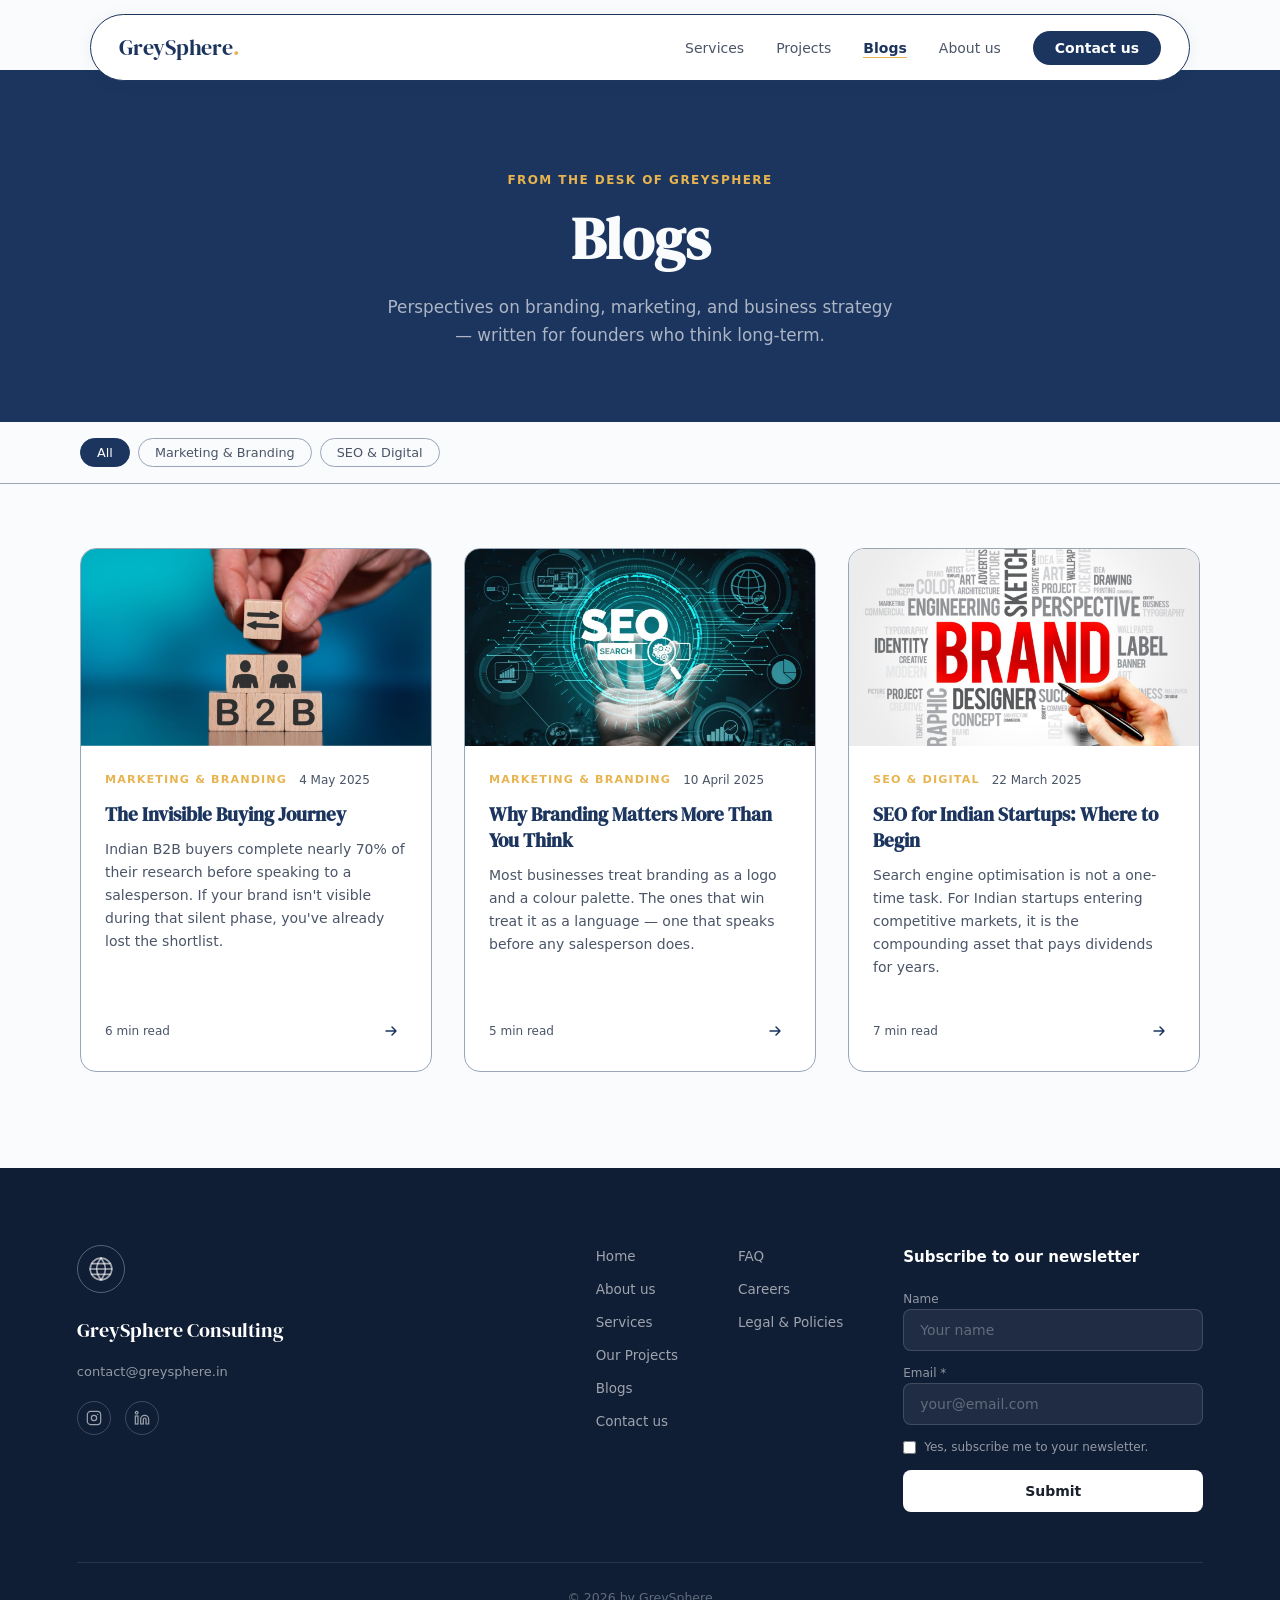
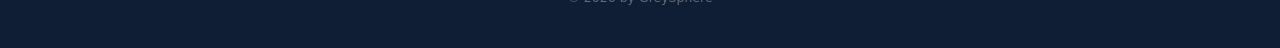
<file: blog.html>
<!DOCTYPE html>
<html lang="en">
  <head>
    <meta charset="UTF-8" />
    <meta name="viewport" content="width=device-width, initial-scale=1.0" />
    <title>Blog — GreySphere</title>
    <meta
      name="description"
      content="Perspectives on branding, marketing, and business strategy from the GreySphere team."
    />
    <link rel="preconnect" href="https://fonts.googleapis.com" />
    <link rel="preconnect" href="https://fonts.gstatic.com" crossorigin />
    <link
      href="https://fonts.googleapis.com/css2?family=DM+Serif+Display:ital@0;1&family=General+Sans:wght@400;500;600&display=swap"
      rel="stylesheet"
    />
    <link rel="stylesheet" href="global.css" />

    <style>
      /* ── Page hero ── */
      .blog-hero {
        background: var(--navy);
        padding: 100px 0 72px;
        text-align: center;
      }
      .blog-hero .eyebrow {
        font-family: var(--font-sans);
        font-size: 0.75rem;
        font-weight: 600;
        letter-spacing: 0.12em;
        text-transform: uppercase;
        color: var(--amber);
        margin-bottom: 16px;
      }
      .blog-hero h1 {
        font-family: var(--font-serif);
        font-size: clamp(2.4rem, 5vw, 3.6rem);
        color: var(--snow);
        margin-bottom: 20px;
        line-height: 1.15;
      }
      .blog-hero p {
        font-family: var(--font-sans);
        font-size: 1.05rem;
        color: rgba(250, 251, 252, 0.65);
        max-width: 520px;
        margin: 0 auto;
        line-height: 1.7;
      }

      /* ── Filter bar ── */
      .filter-bar {
        background: var(--snow);
        border-bottom: 1px solid var(--slate-200);
        position: sticky;
        top: 64px; /* sit below fixed navbar */
        z-index: 90;
      }
      .filter-inner {
        max-width: 1200px;
        margin: 0 auto;
        padding: 0 40px;
        display: flex;
        gap: 8px;
        overflow-x: auto;
        scrollbar-width: none;
        padding-top: 16px;
        padding-bottom: 16px;
      }
      .filter-inner::-webkit-scrollbar {
        display: none;
      }
      .filter-btn {
        font-family: var(--font-sans);
        font-size: 0.8rem;
        font-weight: 500;
        color: var(--slate-600);
        background: var(--slate-100);
        border: 1px solid var(--slate-200);
        border-radius: 100px;
        padding: 6px 16px;
        cursor: pointer;
        white-space: nowrap;
        transition: all 0.2s;
      }
      .filter-btn:hover,
      .filter-btn.active {
        background: var(--navy);
        color: var(--snow);
        border-color: var(--navy);
      }

      /* ── Grid ── */
      .blog-section {
        padding: 64px 0 96px;
        background: var(--snow);
      }
      .blog-container {
        max-width: 1200px;
        margin: 0 auto;
        padding: 0 40px;
      }
      .blog-grid {
        display: grid;
        grid-template-columns: repeat(3, 1fr);
        gap: 32px;
      }

      /* ── Card ── */
      .blog-card {
        background: #fff;
        border: 1px solid var(--slate-200);
        border-radius: 16px;
        overflow: hidden;
        text-decoration: none;
        display: flex;
        flex-direction: column;
        transition: transform 0.25s ease, box-shadow 0.25s ease;
      }
      .blog-card:hover {
        transform: translateY(-5px);
        box-shadow: 0 16px 48px rgba(28, 53, 94, 0.12);
      }
      .card-thumb {
        width: 100%;
        aspect-ratio: 16/9;
        object-fit: cover;
        background: var(--slate-100);
        display: block;
      }
      /* Placeholder gradient shown when no image is set */
      .card-thumb-placeholder {
        width: 100%;
        aspect-ratio: 16/9;
        background: linear-gradient(135deg, var(--navy) 0%, #2d5a9e 100%);
        display: flex;
        align-items: center;
        justify-content: center;
      }
      .card-thumb-placeholder svg {
        opacity: 0.25;
      }
      .card-body {
        padding: 24px;
        display: flex;
        flex-direction: column;
        flex: 1;
      }
      .card-meta {
        display: flex;
        align-items: center;
        gap: 12px;
        margin-bottom: 12px;
      }
      .card-category {
        font-family: var(--font-sans);
        font-size: 0.7rem;
        font-weight: 600;
        letter-spacing: 0.1em;
        text-transform: uppercase;
        color: var(--amber);
      }
      .card-date {
        font-family: var(--font-sans);
        font-size: 0.75rem;
        color: var(--slate-400);
      }
      .card-title {
        font-family: var(--font-serif);
        font-size: 1.2rem;
        color: var(--navy);
        line-height: 1.35;
        margin-bottom: 10px;
      }
      .card-excerpt {
        font-family: var(--font-sans);
        font-size: 0.875rem;
        color: var(--slate-600);
        line-height: 1.65;
        flex: 1;
        margin-bottom: 20px;
      }
      .card-footer {
        display: flex;
        align-items: center;
        justify-content: space-between;
        border-top: 1px solid var(--slate-100);
        padding-top: 16px;
      }
      .card-readtime {
        font-family: var(--font-sans);
        font-size: 0.75rem;
        color: var(--slate-400);
      }
      .card-arrow {
        width: 32px;
        height: 32px;
        border-radius: 50%;
        background: var(--slate-100);
        display: flex;
        align-items: center;
        justify-content: center;
        transition: background 0.2s;
      }
      .blog-card:hover .card-arrow {
        background: var(--amber);
      }
      .blog-card:hover .card-arrow svg path {
        stroke: #fff;
      }

      /* ── Empty / loading states ── */
      .grid-message {
        grid-column: 1 / -1;
        text-align: center;
        padding: 80px 0;
        font-family: var(--font-sans);
        font-size: 1rem;
        color: var(--slate-400);
      }

      /* ── Responsive ── */
      @media (max-width: 900px) {
        .blog-grid {
          grid-template-columns: repeat(2, 1fr);
        }
        .blog-container {
          padding: 0 24px;
        }
        .filter-inner {
          padding: 16px 24px;
        }
      }
      @media (max-width: 600px) {
        .blog-grid {
          grid-template-columns: 1fr;
        }
        .blog-hero {
          padding: 80px 24px 56px;
        }
      }
    </style>
  </head>

  <body>
    <div id="site-header"></div>

    <!-- Hero -->
    <section class="blog-hero">
      <p class="eyebrow">From the desk of GreySphere</p>
      <h1>Blogs</h1>
      <p>
        Perspectives on branding, marketing, and business strategy — written for
        founders who think long-term.
      </p>
    </section>

    <!-- Filter bar -->
    <div class="filter-bar">
      <div class="filter-inner" id="filterBar">
        <button class="filter-btn active" data-category="All">All</button>
        <!-- Category buttons injected by JS -->
      </div>
    </div>

    <!-- Grid -->
    <section class="blog-section">
      <div class="blog-container">
        <div class="blog-grid" id="blogGrid">
          <p class="grid-message">Loading posts…</p>
        </div>
      </div>
    </section>

    <div id="site-footer"></div>
    <script src="global.js"></script>

    <script>
      // ── Helpers ──────────────────────────────────────────────
      function formatDate(dateStr) {
        const d = new Date(dateStr + "T00:00:00");
        return d.toLocaleDateString("en-IN", {
          day: "numeric",
          month: "long",
          year: "numeric",
        });
      }

      function thumbHTML(post) {
        if (post.thumbnail) {
          return `<img class="card-thumb" src="${post.thumbnail}" alt="${post.title}" loading="lazy" onerror="this.outerHTML=placeholderHTML()">`;
        }
        return placeholderHTML();
      }

      function placeholderHTML() {
        return `<div class="card-thumb-placeholder">
        <svg width="48" height="48" viewBox="0 0 48 48" fill="none">
          <rect x="4" y="10" width="40" height="28" rx="3" stroke="white" stroke-width="2"/>
          <circle cx="16" cy="20" r="4" stroke="white" stroke-width="2"/>
          <path d="M4 32l10-8 8 6 8-10 14 10" stroke="white" stroke-width="2" stroke-linejoin="round"/>
        </svg>
      </div>`;
      }

      function buildCard(post) {
        return `
        <a class="blog-card" href="${post.file}">
          ${thumbHTML(post)}
          <div class="card-body">
            <div class="card-meta">
              <span class="card-category">${post.category}</span>
              <span class="card-date">${formatDate(post.date)}</span>
            </div>
            <h2 class="card-title">${post.title}</h2>
            <p class="card-excerpt">${post.excerpt}</p>
            <div class="card-footer">
              <span class="card-readtime">${post.readTime}</span>
              <span class="card-arrow">
                <svg width="14" height="14" viewBox="0 0 14 14" fill="none">
                  <path d="M2 7h10M8 3l4 4-4 4" stroke="#1c355e" stroke-width="1.5" stroke-linecap="round" stroke-linejoin="round"/>
                </svg>
              </span>
            </div>
          </div>
        </a>`;
      }

      // ── Main ─────────────────────────────────────────────────
      let allPosts = [];
      let activeCategory = "All";

      function renderGrid(posts) {
        const grid = document.getElementById("blogGrid");
        if (!posts.length) {
          grid.innerHTML =
            '<p class="grid-message">No posts in this category yet.</p>';
          return;
        }
        grid.innerHTML = posts.map(buildCard).join("");
        /* Fade cards in with a small stagger instead of relying on
           IntersectionObserver (which runs before cards exist) */
        grid.querySelectorAll(".blog-card").forEach(function (card, i) {
          card.style.opacity = "0";
          card.style.transform = "translateY(20px)";
          card.style.transition = "opacity 0.4s ease " + (i * 0.07) + "s, transform 0.4s ease " + (i * 0.07) + "s";
          requestAnimationFrame(function () {
            requestAnimationFrame(function () {
              card.style.opacity = "1";
              card.style.transform = "translateY(0)";
            });
          });
        });
      }

      function renderFilters(posts) {
        const bar = document.getElementById("filterBar");
        const categories = ["All", ...new Set(posts.map((p) => p.category))];
        bar.innerHTML = categories
          .map(
            (cat) =>
              `<button class="filter-btn ${
                cat === "All" ? "active" : ""
              }" data-category="${cat}">${cat}</button>`
          )
          .join("");

        bar.addEventListener("click", (e) => {
          const btn = e.target.closest(".filter-btn");
          if (!btn) return;
          bar
            .querySelectorAll(".filter-btn")
            .forEach((b) => b.classList.remove("active"));
          btn.classList.add("active");
          activeCategory = btn.dataset.category;
          const filtered =
            activeCategory === "All"
              ? allPosts
              : allPosts.filter((p) => p.category === activeCategory);
          renderGrid(filtered);
        });
      }

      fetch("blogs/data.json")
        .then((r) => r.json())
        .then((posts) => {
          allPosts = posts.sort((a, b) => new Date(b.date) - new Date(a.date));
          renderFilters(allPosts);
          renderGrid(allPosts);
        })
        .catch(() => {
          document.getElementById("blogGrid").innerHTML =
            '<p class="grid-message">Could not load posts. Please try again later.</p>';
        });
    </script>
  </body>
</html>
</file>
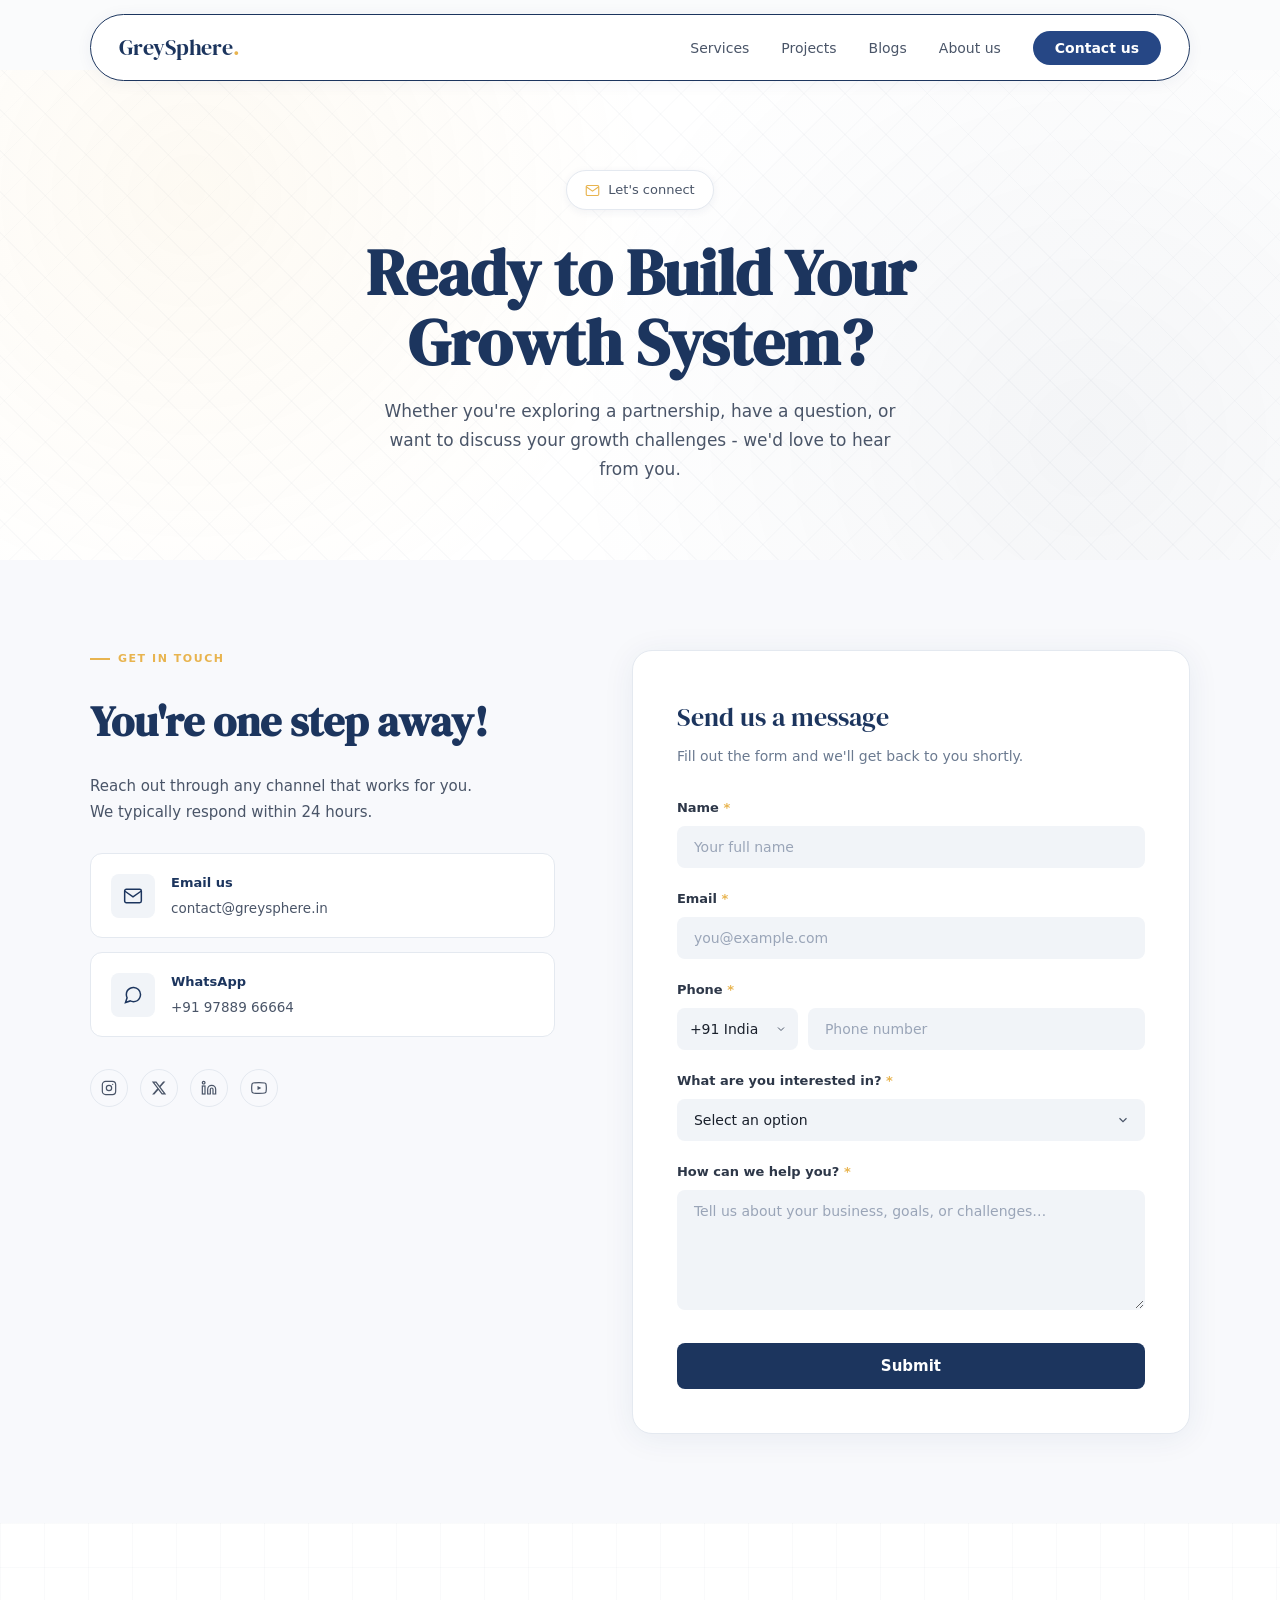
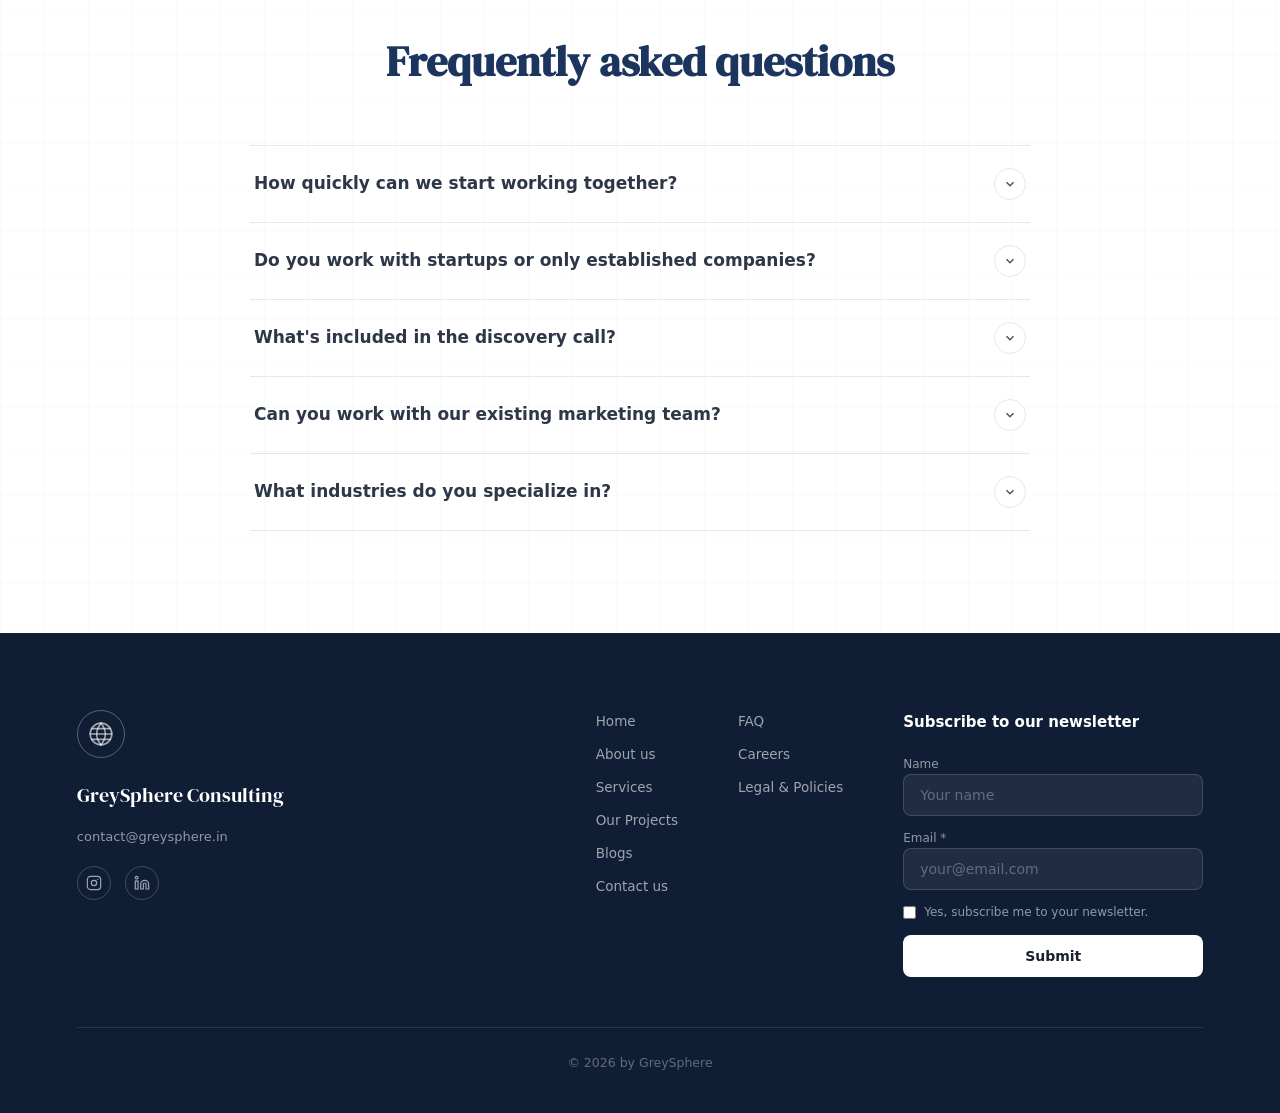
<file: contact.html>
<!DOCTYPE html>
<html lang="en">
  <head>
    <meta charset="UTF-8" />
    <meta name="viewport" content="width=device-width, initial-scale=1.0" />
    <title>Contact Us — GreySphere</title>

    <link rel="preconnect" href="https://fonts.googleapis.com" />
    <link rel="preconnect" href="https://fonts.gstatic.com" crossorigin />
    <link
      href="https://fonts.googleapis.com/css2?family=DM+Serif+Display:ital@0;1&display=swap"
      rel="stylesheet"
    />
    <link rel="stylesheet" href="https://fonts.cdnfonts.com/css/general-sans" />
    <link rel="stylesheet" href="global.css" />

    <style>
      /* =============================================================
   HERO — TOP BANNER
============================================================= */
      .contact-hero {
        background: var(--white);
        background-image: radial-gradient(
            circle at 15% 25%,
            rgba(232, 180, 79, 0.07) 0%,
            transparent 40%
          ),
          radial-gradient(
            circle at 85% 75%,
            rgba(28, 53, 94, 0.05) 0%,
            transparent 45%
          ),
          repeating-linear-gradient(
            45deg,
            transparent,
            transparent 28px,
            rgba(28, 53, 94, 0.022) 28px,
            rgba(28, 53, 94, 0.022) 29px
          ),
          repeating-linear-gradient(
            -45deg,
            transparent,
            transparent 28px,
            rgba(28, 53, 94, 0.015) 28px,
            rgba(28, 53, 94, 0.015) 29px
          );
        padding: clamp(60px, 8vw, 100px) clamp(24px, 6vw, 80px)
          clamp(50px, 6vw, 80px);
        text-align: center;
      }
      .contact-hero-inner {
        max-width: 680px;
        margin: 0 auto;
      }

      .hero-badge {
        display: inline-flex;
        align-items: center;
        gap: 8px;
        background: var(--white);
        border: 1.5px solid var(--silver);
        border-radius: var(--radius-pill);
        padding: 8px 18px;
        font-size: 13px;
        font-weight: 500;
        color: var(--slate-400);
        margin-bottom: 28px;
        box-shadow: 0 2px 8px rgba(28, 53, 94, 0.06);
      }
      .hero-badge svg {
        width: 15px;
        height: 15px;
        color: var(--amber);
        flex-shrink: 0;
      }

      .contact-hero h1 {
        font-family: var(--font-serif);
        font-size: clamp(36px, 5vw, 64px);
        color: var(--navy);
        line-height: 1.1;
        margin-bottom: 18px;
      }
      .contact-hero p {
        font-size: clamp(15px, 1.5vw, 17px);
        color: var(--slate-400);
        line-height: 1.7;
        max-width: 520px;
        margin: 0 auto;
      }

      /* =============================================================
   CONTACT BODY — two column
============================================================= */
      .contact-body {
        background: var(--consulting-bg);
        padding: clamp(60px, 7vw, 100px) clamp(24px, 6vw, 80px);
      }
      .contact-body-inner {
        max-width: 1100px;
        margin: 0 auto;
        display: grid;
        grid-template-columns: 1fr 1.2fr;
        gap: clamp(48px, 6vw, 80px);
        align-items: start;
      }

      /* LEFT */
      .contact-left {
        display: flex;
        flex-direction: column;
        gap: 28px;
      }
      .contact-eyebrow {
        font-size: 11px;
        font-weight: 700;
        letter-spacing: 0.14em;
        text-transform: uppercase;
        color: var(--amber);
        display: flex;
        align-items: center;
        gap: 8px;
      }
      .contact-eyebrow::before {
        content: "";
        display: block;
        width: 20px;
        height: 2px;
        background: var(--amber);
      }
      .contact-left h2 {
        font-family: var(--font-serif);
        font-size: clamp(28px, 3.5vw, 42px);
        color: var(--navy);
        line-height: 1.15;
      }
      .contact-left > p {
        font-size: 15px;
        color: var(--slate-400);
        line-height: 1.75;
        max-width: 400px;
      }

      /* Contact method cards */
      .contact-methods {
        display: flex;
        flex-direction: column;
        gap: 14px;
      }
      .contact-method {
        display: flex;
        align-items: center;
        gap: 16px;
        background: var(--white);
        border: 1px solid var(--silver);
        border-radius: var(--radius-md);
        padding: 18px 20px;
        transition: var(--transition-s);
        cursor: default;
      }
      .contact-method:hover {
        border-color: var(--navy);
        box-shadow: 0 4px 20px rgba(28, 53, 94, 0.08);
        transform: translateY(-2px);
      }
      .contact-method-icon {
        width: 44px;
        height: 44px;
        border-radius: var(--radius-sm);
        background: var(--pearl);
        display: flex;
        align-items: center;
        justify-content: center;
        flex-shrink: 0;
      }
      .contact-method-icon svg {
        width: 20px;
        height: 20px;
        color: var(--navy);
      }
      .contact-method-text {
      }
      .contact-method-label {
        font-size: 13px;
        font-weight: 700;
        color: var(--navy);
        margin-bottom: 2px;
      }
      .contact-method-value {
        font-size: 13.5px;
        color: var(--slate-400);
      }

      /* Social icons */
      .contact-socials {
        display: flex;
        gap: 12px;
        align-items: center;
        margin-top: 4px;
      }
      .contact-socials a {
        width: 38px;
        height: 38px;
        border-radius: 50%;
        border: 1px solid var(--silver);
        display: flex;
        align-items: center;
        justify-content: center;
        color: var(--slate-400);
        transition: var(--transition);
      }
      .contact-socials a:hover {
        border-color: var(--navy);
        color: var(--navy);
        background: var(--pearl);
      }
      .contact-socials svg {
        width: 16px;
        height: 16px;
      }

      /* RIGHT — form card */
      .contact-form-card {
        background: var(--white);
        border: 1px solid var(--silver);
        border-radius: var(--radius-lg);
        padding: clamp(28px, 4vw, 44px);
        box-shadow: 0 4px 32px rgba(28, 53, 94, 0.07);
      }
      .form-card-title {
        font-family: var(--font-serif);
        font-size: 26px;
        color: var(--navy);
        margin-bottom: 6px;
      }
      .form-card-sub {
        font-size: 14px;
        color: var(--slate-300);
        margin-bottom: 28px;
      }

      /* Form elements */
      .form-group {
        margin-bottom: 20px;
      }
      .form-label {
        display: block;
        font-size: 13px;
        font-weight: 600;
        color: var(--slate-500);
        margin-bottom: 7px;
      }
      .form-label span {
        color: var(--amber);
      }
      .form-input,
      .form-textarea,
      .form-select-custom {
        width: 100%;
        padding: 12px 16px;
        background: var(--pearl);
        border: 1.5px solid transparent;
        border-radius: var(--radius-sm);
        color: var(--ink);
        font-family: var(--font-sans);
        font-size: 14px;
        outline: none;
        transition: var(--transition);
      }
      .form-input::placeholder,
      .form-textarea::placeholder {
        color: var(--slate-200);
      }
      .form-input:focus,
      .form-textarea:focus {
        background: var(--white);
        border-color: var(--navy);
        box-shadow: 0 0 0 3px rgba(28, 53, 94, 0.08);
      }
      .form-textarea {
        resize: vertical;
        min-height: 120px;
      }

      /* Phone row */
      .phone-row {
        display: flex;
        gap: 10px;
      }
      .phone-dial {
        flex: 0 0 110px;
        padding: 12px 12px;
        background: var(--pearl);
        border: 1.5px solid transparent;
        border-radius: var(--radius-sm);
        color: var(--ink);
        font-family: var(--font-sans);
        font-size: 14px;
        outline: none;
        cursor: pointer;
        transition: var(--transition);
        appearance: none;
        background-image: url("data:image/svg+xml,%3Csvg xmlns='http://www.w3.org/2000/svg' width='12' height='12' viewBox='0 0 24 24' fill='none' stroke='%234a5568' stroke-width='2'%3E%3Cpath d='M6 9l6 6 6-6'/%3E%3C/svg%3E");
        background-repeat: no-repeat;
        background-position: right 10px center;
        padding-right: 28px;
      }
      .phone-dial:focus {
        background-color: var(--white);
        border-color: var(--navy);
        box-shadow: 0 0 0 3px rgba(28, 53, 94, 0.08);
      }
      .phone-input {
        flex: 1;
      }

      /* Custom select dropdown */
      .select-wrapper {
        position: relative;
      }
      .form-select-custom {
        appearance: none;
        background-image: url("data:image/svg+xml,%3Csvg xmlns='http://www.w3.org/2000/svg' width='14' height='14' viewBox='0 0 24 24' fill='none' stroke='%234a5568' stroke-width='2'%3E%3Cpath d='M6 9l6 6 6-6'/%3E%3C/svg%3E");
        background-repeat: no-repeat;
        background-position: right 14px center;
        padding-right: 36px;
        cursor: pointer;
      }
      .form-select-custom:focus {
        background-color: var(--white);
        border-color: var(--navy);
        box-shadow: 0 0 0 3px rgba(28, 53, 94, 0.08);
      }

      /* Submit btn */
      .btn-submit {
        width: 100%;
        padding: 14px;
        background: var(--navy);
        color: var(--white);
        border: none;
        border-radius: var(--radius-sm);
        font-family: var(--font-sans);
        font-size: 15px;
        font-weight: 600;
        cursor: pointer;
        transition: var(--transition-s);
        margin-top: 4px;
      }
      .btn-submit:hover {
        background: var(--navy-light);
        transform: translateY(-2px);
        box-shadow: 0 6px 20px rgba(28, 53, 94, 0.25);
      }

      /* Success message */
      .form-success {
        display: none;
        text-align: center;
        padding: 40px 20px;
      }
      .form-success.show {
        display: block;
      }
      .form-success-icon {
        width: 60px;
        height: 60px;
        border-radius: 50%;
        background: rgba(16, 185, 129, 0.1);
        margin: 0 auto 16px;
        display: flex;
        align-items: center;
        justify-content: center;
      }
      .form-success-icon svg {
        width: 28px;
        height: 28px;
        color: #10b981;
      }
      .form-success h3 {
        font-family: var(--font-serif);
        font-size: 22px;
        color: var(--navy);
        margin-bottom: 8px;
      }
      .form-success p {
        font-size: 14px;
        color: var(--slate-400);
      }

      /* =============================================================
   FAQ SECTION
============================================================= */
      .faq-section {
        background: var(--white);
        background-image: linear-gradient(
            rgba(28, 53, 94, 0.025) 1px,
            transparent 1px
          ),
          linear-gradient(90deg, rgba(28, 53, 94, 0.025) 1px, transparent 1px);
        background-size: 44px 44px;
        padding: clamp(70px, 8vw, 110px) clamp(24px, 6vw, 80px);
      }
      .faq-inner {
        max-width: 780px;
        margin: 0 auto;
      }
      .faq-inner h2 {
        font-family: var(--font-serif);
        font-size: clamp(28px, 4vw, 42px);
        color: var(--navy);
        margin-bottom: 48px;
        text-align: center;
      }

      .faq-list {
        display: flex;
        flex-direction: column;
        gap: 0;
      }

      .faq-item {
        border-bottom: 1px solid var(--silver);
        overflow: hidden;
      }
      .faq-item:first-child {
        border-top: 1px solid var(--silver);
      }

      .faq-question {
        width: 100%;
        background: none;
        border: none;
        display: flex;
        align-items: center;
        justify-content: space-between;
        gap: 16px;
        padding: 22px 4px;
        cursor: pointer;
        text-align: left;
        transition: var(--transition);
      }
      .faq-question:hover .faq-q-text {
        color: var(--navy);
      }

      .faq-q-text {
        font-size: clamp(15px, 1.6vw, 17px);
        font-weight: 600;
        color: var(--slate-500);
        line-height: 1.4;
        transition: color 0.25s;
        font-family: var(--font-sans);
      }
      .faq-item.open .faq-q-text {
        color: var(--navy);
      }

      .faq-icon {
        flex-shrink: 0;
        width: 32px;
        height: 32px;
        border-radius: 50%;
        border: 1.5px solid var(--silver);
        display: flex;
        align-items: center;
        justify-content: center;
        transition: var(--transition-s);
        color: var(--slate-400);
        background: var(--white);
      }
      .faq-icon svg {
        width: 14px;
        height: 14px;
        transition: transform 0.3s ease;
      }
      .faq-item.open .faq-icon {
        background: var(--navy);
        border-color: var(--navy);
        color: var(--white);
      }
      .faq-item.open .faq-icon svg {
        transform: rotate(180deg);
      }

      .faq-answer {
        max-height: 0;
        overflow: hidden;
        transition: max-height 0.4s cubic-bezier(0.4, 0, 0.2, 1),
          padding 0.4s ease;
        padding: 0 4px;
      }
      .faq-answer-inner {
        font-size: 15px;
        color: var(--slate-400);
        line-height: 1.75;
        padding-bottom: 22px;
      }
      .faq-item.open .faq-answer {
        max-height: 400px;
      }

      /* =============================================================
   RESPONSIVE
============================================================= */
      @media (max-width: 900px) {
        .contact-body-inner {
          grid-template-columns: 1fr;
          gap: 40px;
        }
        .footer-grid {
          grid-template-columns: 1fr 1fr;
          gap: 36px;
        }
        .footer-newsletter {
          grid-column: 1/-1;
        }
      }
      @media (max-width: 768px) {
        nav {
          padding: 12px 20px;
        }
        .nav-links {
          display: none;
        }
        .nav-toggle {
          display: flex;
        }
        .footer-grid {
          grid-template-columns: 1fr 1fr;
          gap: 24px;
        }
        .footer-newsletter {
          grid-column: 1/-1;
        }
        .footer-brand {
          grid-column: 1/-1;
        }
        .faq-inner h2 {
          margin-bottom: 32px;
        }
      }
      @media (max-width: 480px) {
        nav {
          padding: 10px 16px;
        }
        .nav-logo {
          font-size: 19px;
        }
        .phone-row {
          flex-direction: column;
          gap: 12px;
        }
        .phone-dial {
          flex: none;
          width: 100%;
        }
        .footer-grid {
          grid-template-columns: 1fr;
          gap: 28px;
        }
        .footer-newsletter {
          grid-column: auto;
        }
      }
    </style>
  </head>
  <body>
    <!-- =========================================================
     NAVBAR
========================================================= -->
    <div id="site-header"></div>

    <!-- =========================================================
     HERO
========================================================= -->
    <section class="contact-hero">
      <div class="contact-hero-inner">
        <div class="hero-badge reveal">
          <svg
            viewBox="0 0 24 24"
            fill="none"
            stroke="currentColor"
            stroke-width="1.8"
          >
            <path
              d="M4 4h16c1.1 0 2 .9 2 2v12c0 1.1-.9 2-2 2H4c-1.1 0-2-.9-2-2V6c0-1.1.9-2 2-2z"
            />
            <polyline points="22,6 12,13 2,6" />
          </svg>
          Let's connect
        </div>
        <h1 class="reveal delay-1">Ready to Build Your<br />Growth System?</h1>
        <p class="reveal delay-2">
          Whether you're exploring a partnership, have a question, or want to
          discuss your growth challenges - we'd love to hear from you.
        </p>
      </div>
    </section>

    <!-- =========================================================
     CONTACT BODY
========================================================= -->
    <section class="contact-body">
      <div class="contact-body-inner">
        <!-- LEFT -->
        <div class="contact-left reveal">
          <div class="contact-eyebrow">Get in Touch</div>
          <h2>You're one step away!</h2>
          <p>
            Reach out through any channel that works for you. We typically
            respond within 24 hours.
          </p>

          <div class="contact-methods">
            <div class="contact-method">
              <div class="contact-method-icon">
                <svg
                  viewBox="0 0 24 24"
                  fill="none"
                  stroke="currentColor"
                  stroke-width="1.8"
                >
                  <path
                    d="M4 4h16c1.1 0 2 .9 2 2v12c0 1.1-.9 2-2 2H4c-1.1 0-2-.9-2-2V6c0-1.1.9-2 2-2z"
                  />
                  <polyline points="22,6 12,13 2,6" />
                </svg>
              </div>
              <div class="contact-method-text">
                <div class="contact-method-label">Email us</div>
                <div class="contact-method-value">contact@greysphere.in</div>
              </div>
            </div>
            <div class="contact-method">
              <div class="contact-method-icon">
                <svg
                  viewBox="0 0 24 24"
                  fill="none"
                  stroke="currentColor"
                  stroke-width="1.8"
                >
                  <path
                    d="M21 11.5a8.38 8.38 0 01-.9 3.8 8.5 8.5 0 01-7.6 4.7 8.38 8.38 0 01-3.8-.9L3 21l1.9-5.7a8.38 8.38 0 01-.9-3.8 8.5 8.5 0 014.7-7.6 8.38 8.38 0 013.8-.9h.5a8.48 8.48 0 018 8v.5z"
                  />
                </svg>
              </div>
              <div class="contact-method-text">
                <div class="contact-method-label">WhatsApp</div>
                <div class="contact-method-value">+91 97889 66664</div>
              </div>
            </div>
          </div>

          <div class="contact-socials">
            <!-- Instagram -->
            <a
              href="https://www.instagram.com/greysphere.in"
              target="_blank"
              title="Instagram"
            >
              <svg
                viewBox="0 0 24 24"
                fill="none"
                stroke="currentColor"
                stroke-width="1.8"
              >
                <rect x="2" y="2" width="20" height="20" rx="5" ry="5" />
                <circle cx="12" cy="12" r="4" />
                <circle
                  cx="17.5"
                  cy="6.5"
                  r="1"
                  fill="currentColor"
                  stroke="none"
                />
              </svg>
            </a>
            <!-- X / Twitter -->
            <a href="#" title="X / Twitter">
              <svg viewBox="0 0 24 24" fill="currentColor">
                <path
                  d="M18.244 2.25h3.308l-7.227 8.26 8.502 11.24H16.17l-5.214-6.817L4.99 21.75H1.68l7.73-8.835L1.254 2.25H8.08l4.713 6.231zm-1.161 17.52h1.833L7.084 4.126H5.117z"
                />
              </svg>
            </a>
            <!-- LinkedIn -->
            <a
              href="https://www.linkedin.com/company/greysphere"
              target="_blank"
              title="LinkedIn"
            >
              <svg
                viewBox="0 0 24 24"
                fill="none"
                stroke="currentColor"
                stroke-width="1.8"
              >
                <path
                  d="M16 8a6 6 0 016 6v7h-4v-7a2 2 0 00-2-2 2 2 0 00-2 2v7h-4v-7a6 6 0 016-6z"
                />
                <rect x="2" y="9" width="4" height="12" />
                <circle cx="4" cy="4" r="2" />
              </svg>
            </a>
            <!-- YouTube -->
            <a href="#" title="YouTube">
              <svg
                viewBox="0 0 24 24"
                fill="none"
                stroke="currentColor"
                stroke-width="1.8"
              >
                <path
                  d="M22.54 6.42a2.78 2.78 0 00-1.95-1.96C18.88 4 12 4 12 4s-6.88 0-8.59.46A2.78 2.78 0 001.46 6.42 29 29 0 001 12a29 29 0 00.46 5.58 2.78 2.78 0 001.95 1.96C5.12 20 12 20 12 20s6.88 0 8.59-.46a2.78 2.78 0 001.95-1.96A29 29 0 0023 12a29 29 0 00-.46-5.58z"
                />
                <polygon
                  points="9.75 15.02 15.5 12 9.75 8.98 9.75 15.02"
                  fill="currentColor"
                  stroke="none"
                />
              </svg>
            </a>
          </div>
        </div>

        <!-- RIGHT — form -->
        <div class="contact-form-card reveal delay-2">
          <div id="formWrap">
            <div class="form-card-title">Send us a message</div>
            <div class="form-card-sub">
              Fill out the form and we'll get back to you shortly.
            </div>

            <form id="contactForm" novalidate>
              <div class="form-group">
                <label class="form-label" for="fname"
                  >Name <span>*</span></label
                >
                <input
                  class="form-input"
                  type="text"
                  id="fname"
                  name="Name"
                  placeholder="Your full name"
                  required
                />
              </div>

              <div class="form-group">
                <label class="form-label" for="femail"
                  >Email <span>*</span></label
                >
                <input
                  class="form-input"
                  type="email"
                  id="femail"
                  name="Email"
                  placeholder="you@example.com"
                  required
                />
              </div>

              <div class="form-group">
                <label class="form-label" for="fphone"
                  >Phone <span>*</span></label
                >
                <div class="phone-row">
                  <select class="phone-dial" id="fdial" name="Dial">
                    <option value="+91">+91 India</option>
                    <option value="+1">+1 USA/CA</option>
                    <option value="+44">+44 UK</option>
                    <option value="+971">+971 UAE</option>
                    <option value="+65">+65 SG</option>
                    <option value="+61">+61 AU</option>
                    <option value="other">Other</option>
                  </select>
                  <input
                    class="form-input phone-input"
                    type="tel"
                    id="fphone"
                    name="Phone"
                    placeholder="Phone number"
                    required
                  />
                </div>
                <input
                  class="form-input"
                  type="text"
                  id="fmanual"
                  name="ManualDial"
                  placeholder="Enter your country code e.g. +49"
                  style="display: none; margin-top: 10px"
                />
              </div>

              <div class="form-group">
                <label class="form-label" for="finterest"
                  >What are you interested in? <span>*</span></label
                >
                <div class="select-wrapper">
                  <select
                    class="form-select-custom"
                    id="finterest"
                    name="Interest"
                    required
                  >
                    <option value="" disabled selected>Select an option</option>
                    <option value="Consulting & Strategy">
                      Consulting &amp; Strategy
                    </option>
                    <option value="Marketing Execution">
                      Marketing Execution
                    </option>
                    <option value="Both (Full Growth System)">
                      Both (Full Growth System)
                    </option>
                    <option value="Training">Training</option>
                    <option value="Other / Not sure">Other / Not sure</option>
                  </select>
                </div>
              </div>

              <div class="form-group">
                <label class="form-label" for="fmessage"
                  >How can we help you? <span>*</span></label
                >
                <textarea
                  class="form-textarea"
                  id="fmessage"
                  name="Message"
                  placeholder="Tell us about your business, goals, or challenges…"
                  required
                ></textarea>
              </div>

              <button type="submit" class="btn-submit" id="submitBtn">
                Submit
              </button>
            </form>
          </div>

          <!-- Success state -->
          <div class="form-success" id="formSuccess">
            <div class="form-success-icon">
              <svg
                viewBox="0 0 24 24"
                fill="none"
                stroke="currentColor"
                stroke-width="2.5"
                stroke-linecap="round"
                stroke-linejoin="round"
              >
                <polyline points="20 6 9 17 4 12" />
              </svg>
            </div>
            <h3>Message received!</h3>
            <p>
              Thanks for reaching out. We'll get back to you within 24 hours.
            </p>
          </div>
        </div>
      </div>
    </section>

    <!-- =========================================================
     FAQ
========================================================= -->
    <section class="faq-section" id="faq">
      <div class="faq-inner">
        <h2 class="reveal">Frequently asked questions</h2>
        <div class="faq-list">
          <div class="faq-item">
            <button class="faq-question">
              <span class="faq-q-text"
                >How quickly can we start working together?</span
              >
              <span class="faq-icon">
                <svg
                  viewBox="0 0 24 24"
                  fill="none"
                  stroke="currentColor"
                  stroke-width="2.5"
                >
                  <polyline points="6 9 12 15 18 9" />
                </svg>
              </span>
            </button>
            <div class="faq-answer">
              <div class="faq-answer-inner">
                Typically, we can begin within 1–2 weeks after our initial
                discovery call. This includes time for proposal review, contract
                signing, and onboarding. For urgent projects, we may be able to
                expedite this timeline.
              </div>
            </div>
          </div>

          <div class="faq-item">
            <button class="faq-question">
              <span class="faq-q-text"
                >Do you work with startups or only established companies?</span
              >
              <span class="faq-icon">
                <svg
                  viewBox="0 0 24 24"
                  fill="none"
                  stroke="currentColor"
                  stroke-width="2.5"
                >
                  <polyline points="6 9 12 15 18 9" />
                </svg>
              </span>
            </button>
            <div class="faq-answer">
              <div class="faq-answer-inner">
                We work with both. From early-stage startups finding their
                market positioning to established businesses realigning their
                strategy and marketing — our frameworks scale to your stage.
                What matters is that you're serious about building something
                with clarity and intention.
              </div>
            </div>
          </div>

          <div class="faq-item">
            <button class="faq-question">
              <span class="faq-q-text"
                >What's included in the discovery call?</span
              >
              <span class="faq-icon">
                <svg
                  viewBox="0 0 24 24"
                  fill="none"
                  stroke="currentColor"
                  stroke-width="2.5"
                >
                  <polyline points="6 9 12 15 18 9" />
                </svg>
              </span>
            </button>
            <div class="faq-answer">
              <div class="faq-answer-inner">
                The discovery call is a 30–45 minute conversation where we
                understand your business, goals, current challenges, and what
                growth actually looks like for you. There's no pitch — just
                questions, clarity, and an honest assessment of whether and how
                we can help.
              </div>
            </div>
          </div>

          <div class="faq-item">
            <button class="faq-question">
              <span class="faq-q-text"
                >Can you work with our existing marketing team?</span
              >
              <span class="faq-icon">
                <svg
                  viewBox="0 0 24 24"
                  fill="none"
                  stroke="currentColor"
                  stroke-width="2.5"
                >
                  <polyline points="6 9 12 15 18 9" />
                </svg>
              </span>
            </button>
            <div class="faq-answer">
              <div class="faq-answer-inner">
                Absolutely. We often work alongside existing internal teams or
                agency partners. Our role is to bring strategic clarity and
                system-level thinking — not to replace what's already working,
                but to align everything under a unified growth framework that
                drives better outcomes.
              </div>
            </div>
          </div>

          <div class="faq-item">
            <button class="faq-question">
              <span class="faq-q-text"
                >What industries do you specialize in?</span
              >
              <span class="faq-icon">
                <svg
                  viewBox="0 0 24 24"
                  fill="none"
                  stroke="currentColor"
                  stroke-width="2.5"
                >
                  <polyline points="6 9 12 15 18 9" />
                </svg>
              </span>
            </button>
            <div class="faq-answer">
              <div class="faq-answer-inner">
                We've worked across SaaS, D2C, Fitness, EdTech, F&amp;B, Retail,
                Higher Education, Export businesses, and Personal Branding. Our
                consulting-led approach means we adapt our frameworks to your
                industry's specific dynamics rather than applying a
                one-size-fits-all template.
              </div>
            </div>
          </div>
        </div>
      </div>
    </section>

    <!-- =========================================================
     FOOTER
========================================================= -->
    <div id="site-footer"></div>

    <!-- =========================================================
     JAVASCRIPT
========================================================= -->
    <script src="global.js"></script>
    <script>
      /*
  =====================================================
  GOOGLE SHEETS INTEGRATION — SETUP INSTRUCTIONS
  =====================================================
  1. Create a Google Sheet with these columns in Row 1:
     Timestamp | Name | Email | Phone | Interest | Message

  2. Go to Extensions → Apps Script and paste this code:

     function doPost(e) {
       var sheet = SpreadsheetApp.getActiveSpreadsheet().getActiveSheet();
       var data = JSON.parse(e.postData.contents);
       sheet.appendRow([
         new Date(),
         data.Name,
         data.Email,
         "'" + data.Phone.replace(/\s+/g, ""),
         data.Interest,
         data.Message
       ]);
       return ContentService
         .createTextOutput(JSON.stringify({result:'success'}))
         .setMimeType(ContentService.MimeType.JSON);
     }

  3. Click Deploy → New deployment → Web App
     - Execute as: Me
     - Who has access: Anyone
  4. Copy the Web App URL and paste it below as SHEET_URL
  =====================================================
*/

      // ← Paste your Google Apps Script Web App URL here
      const SHEET_URL =
        "https://script.google.com/macros/s/AKfycbyjefVRi4vJJaZhwGIxHNFiAVDKK1eGTs_vuDs8PCVkqHg1Me3AejRlhZqKxOs9CVrzsw/exec";

      /* ---------- Phone dial — show manual entry ---------- */
      document.getElementById("fdial").addEventListener("change", function () {
        const manual = document.getElementById("fmanual");
        manual.style.display = this.value === "other" ? "block" : "none";
      });

      /* ---------- FAQ Accordion — one open at a time ---------- */
      document.querySelectorAll(".faq-question").forEach((btn) => {
        btn.addEventListener("click", function () {
          const item = this.closest(".faq-item");
          const isOpen = item.classList.contains("open");
          // Close all
          document
            .querySelectorAll(".faq-item")
            .forEach((i) => i.classList.remove("open"));
          // Open clicked if it was closed
          if (!isOpen) item.classList.add("open");
        });
      });

      /* ---------- Contact Form Submit ---------- */
      document
        .getElementById("contactForm")
        .addEventListener("submit", async function (e) {
          e.preventDefault();

          const btn = document.getElementById("submitBtn");
          const form = this;

          // Basic validation
          const required = form.querySelectorAll("[required]");
          let valid = true;
          required.forEach((field) => {
            if (!field.value.trim()) {
              field.style.borderColor = "#ef4444";
              field.style.backgroundColor = "#fff5f5";
              valid = false;
            } else {
              field.style.borderColor = "";
              field.style.backgroundColor = "";
            }
          });

          // Extra validation for "Other" country code
          const dialSelect = document.getElementById("fdial");
          const manualField = document.getElementById("fmanual");

          if (dialSelect.value === "other") {
            if (!manualField.value.trim()) {
              manualField.style.borderColor = "#ef4444";
              manualField.style.backgroundColor = "#fff5f5";
              valid = false;
            } else {
              manualField.style.borderColor = "";
              manualField.style.backgroundColor = "";
            }
          }

          if (!valid) return;

          // Get dial code

          const dialVal =
            dialSelect.value === "other"
              ? document.getElementById("fmanual").value
              : dialSelect.value;
          const mobileVal = document.getElementById("fphone").value.trim();

          const payload = {
            Name: document.getElementById("fname").value.trim(),
            Email: document.getElementById("femail").value.trim(),
            CountryCode: dialVal,
            Phone: mobileVal.trim(),
            Interest: document.getElementById("finterest").value,
            Message: document.getElementById("fmessage").value.trim(),
          };

          btn.textContent = "Sending…";
          btn.disabled = true;

          try {
            if (
              SHEET_URL ==
              "https://script.google.com/macros/s/AKfycbyjefVRi4vJJaZhwGIxHNFiAVDKK1eGTs_vuDs8PCVkqHg1Me3AejRlhZqKxOs9CVrzsw/exec"
            ) {
              await fetch(SHEET_URL, {
                method: "POST",
                body: new URLSearchParams({
                  formType: "contact",
                  Name: payload.Name,
                  Email: payload.Email,
                  CountryCode: payload.CountryCode,
                  Phone: payload.Phone,
                  Interest: payload.Interest,
                  Message: payload.Message,
                }),
              });
            }
            // Show success
            document.getElementById("formWrap").style.display = "none";
            document.getElementById("formSuccess").classList.add("show");
          } catch (err) {
            btn.textContent = "Submit";
            btn.disabled = false;
            alert(
              "Something went wrong. Please try again or email us directly."
            );
          }
        });
    </script>
  </body>
</html>
</file>
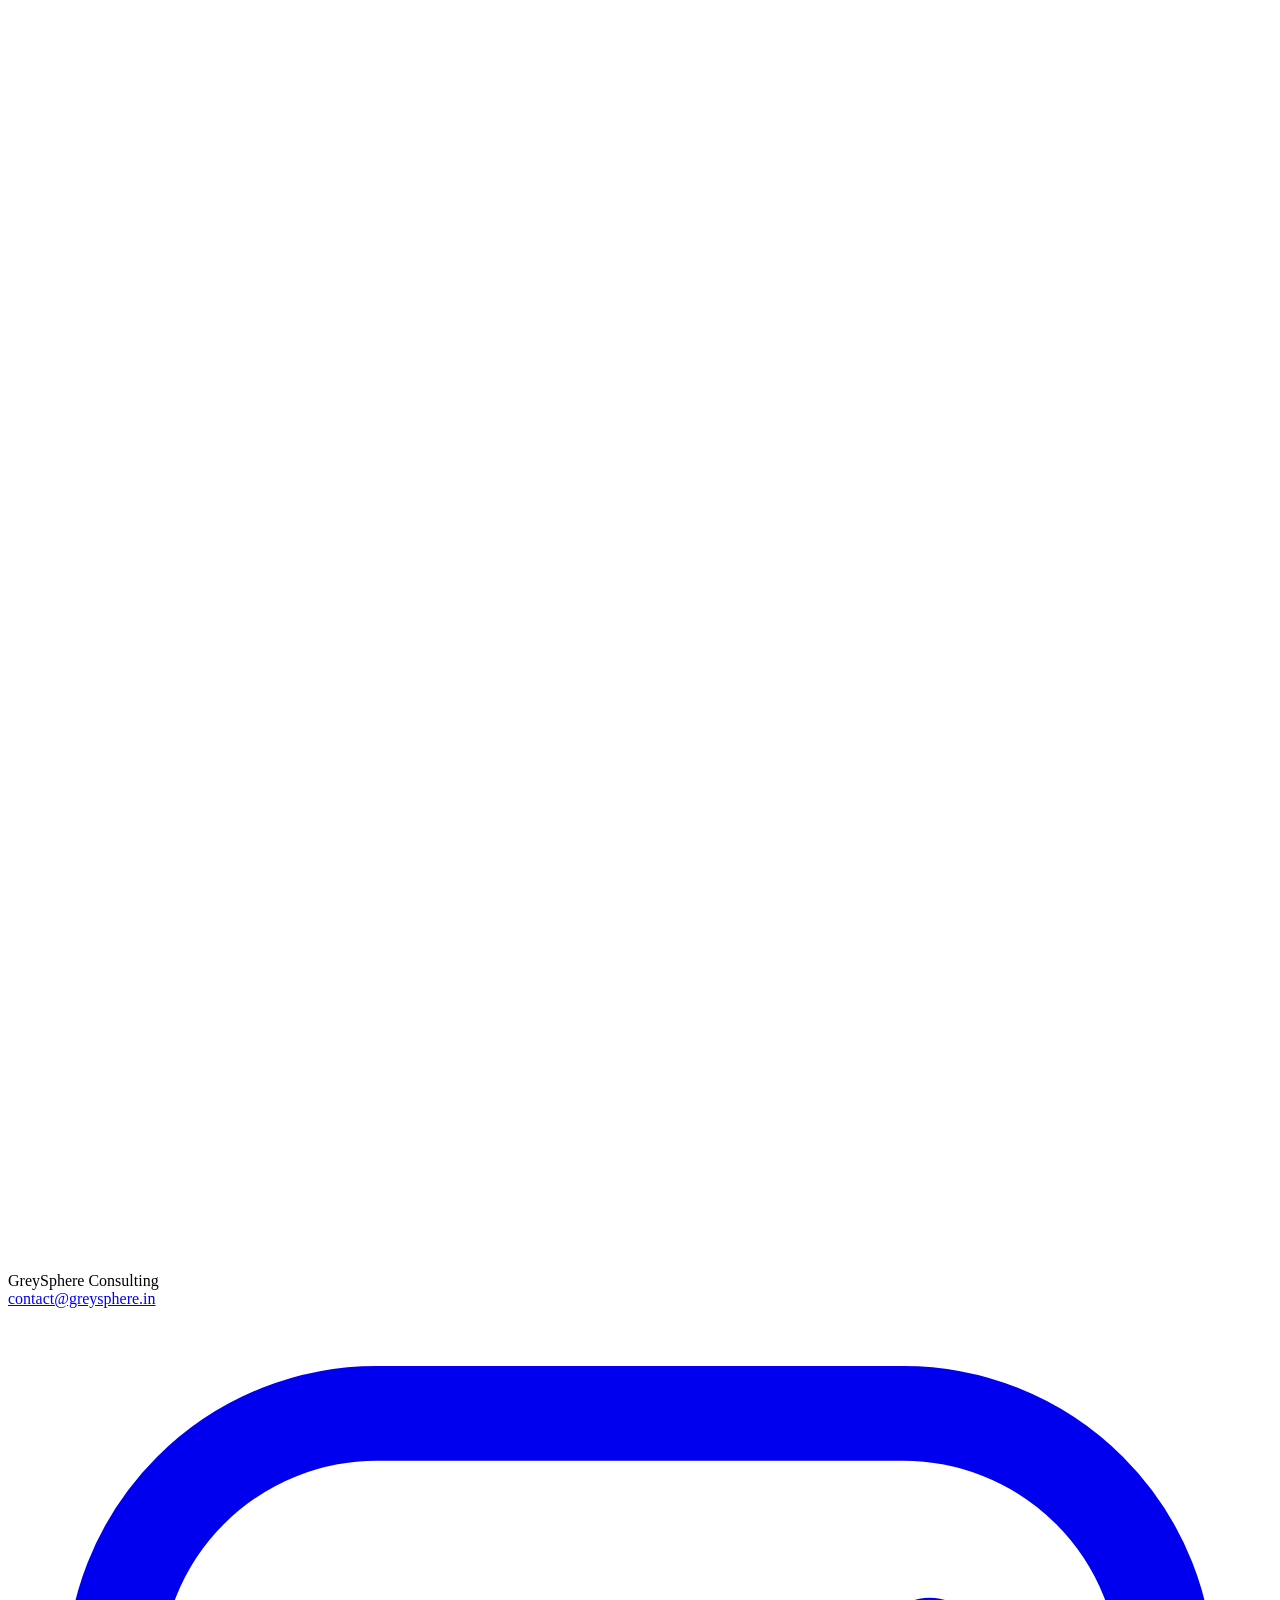
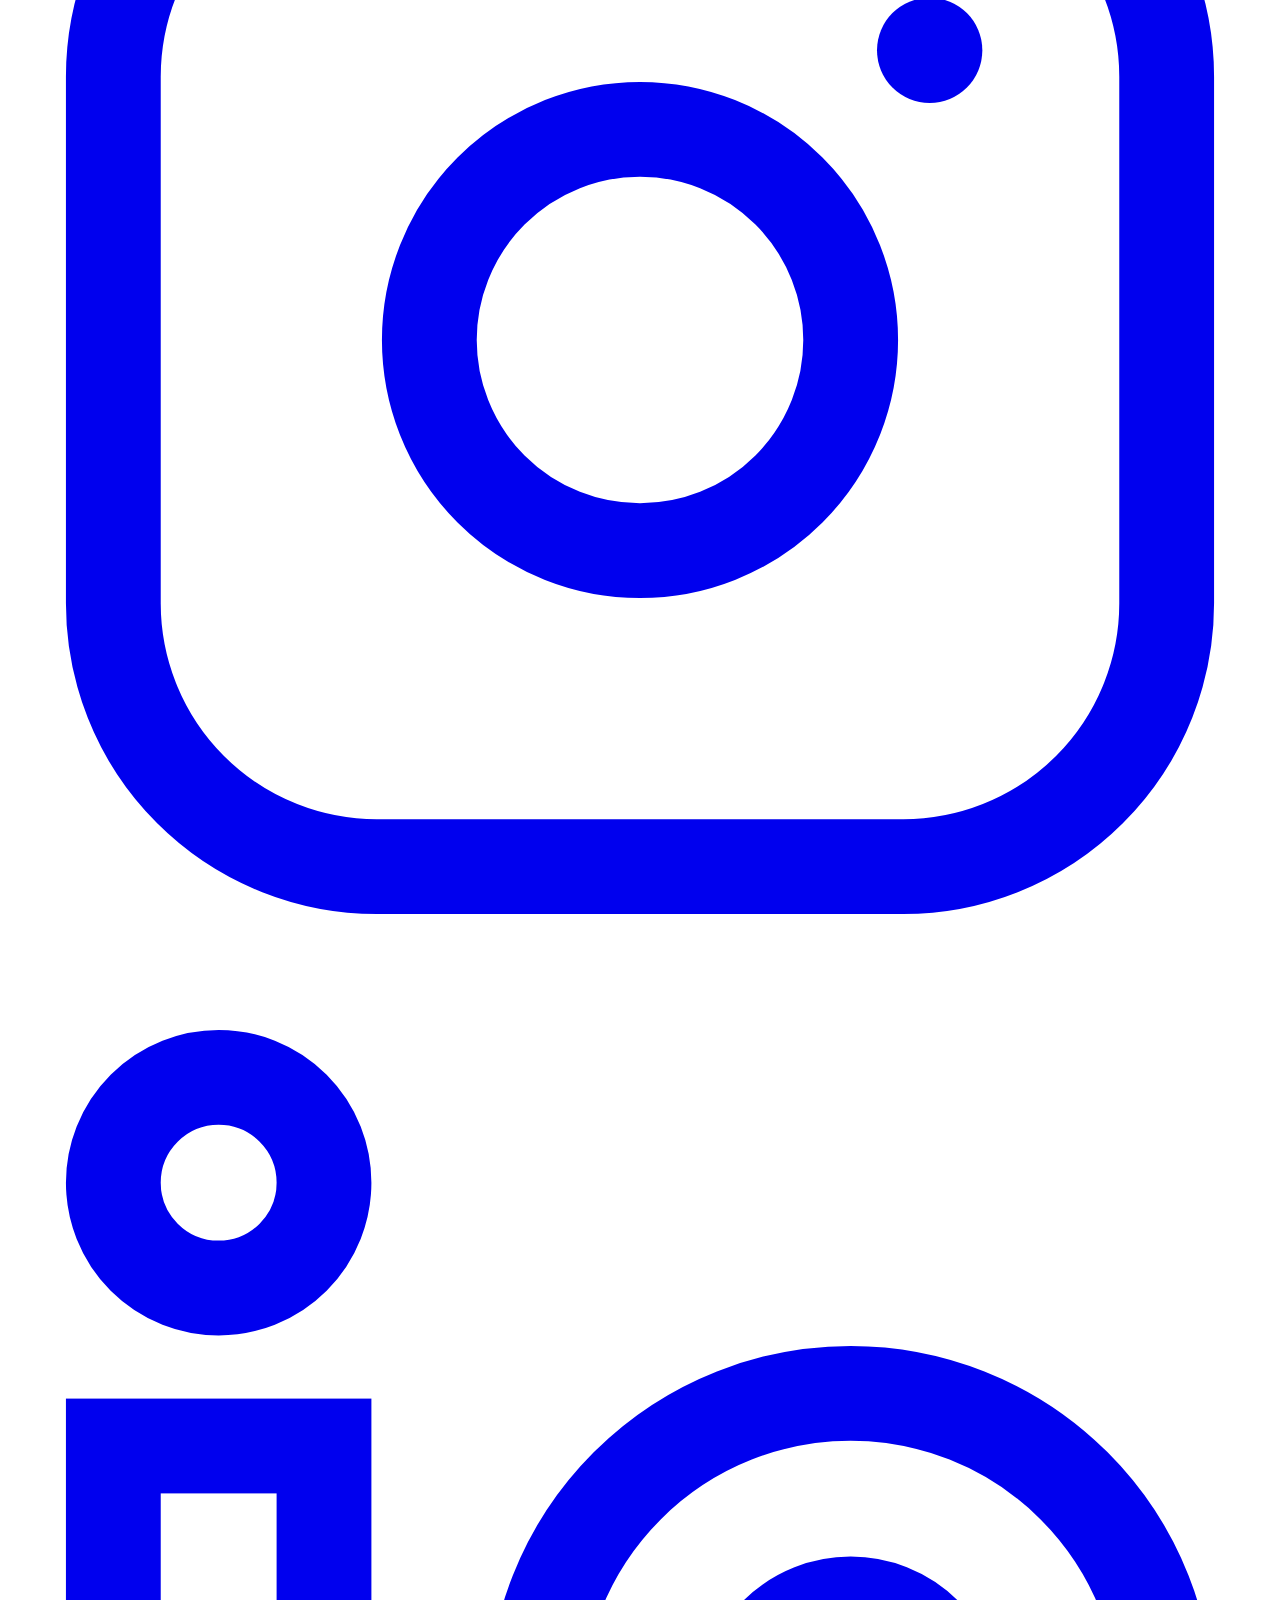
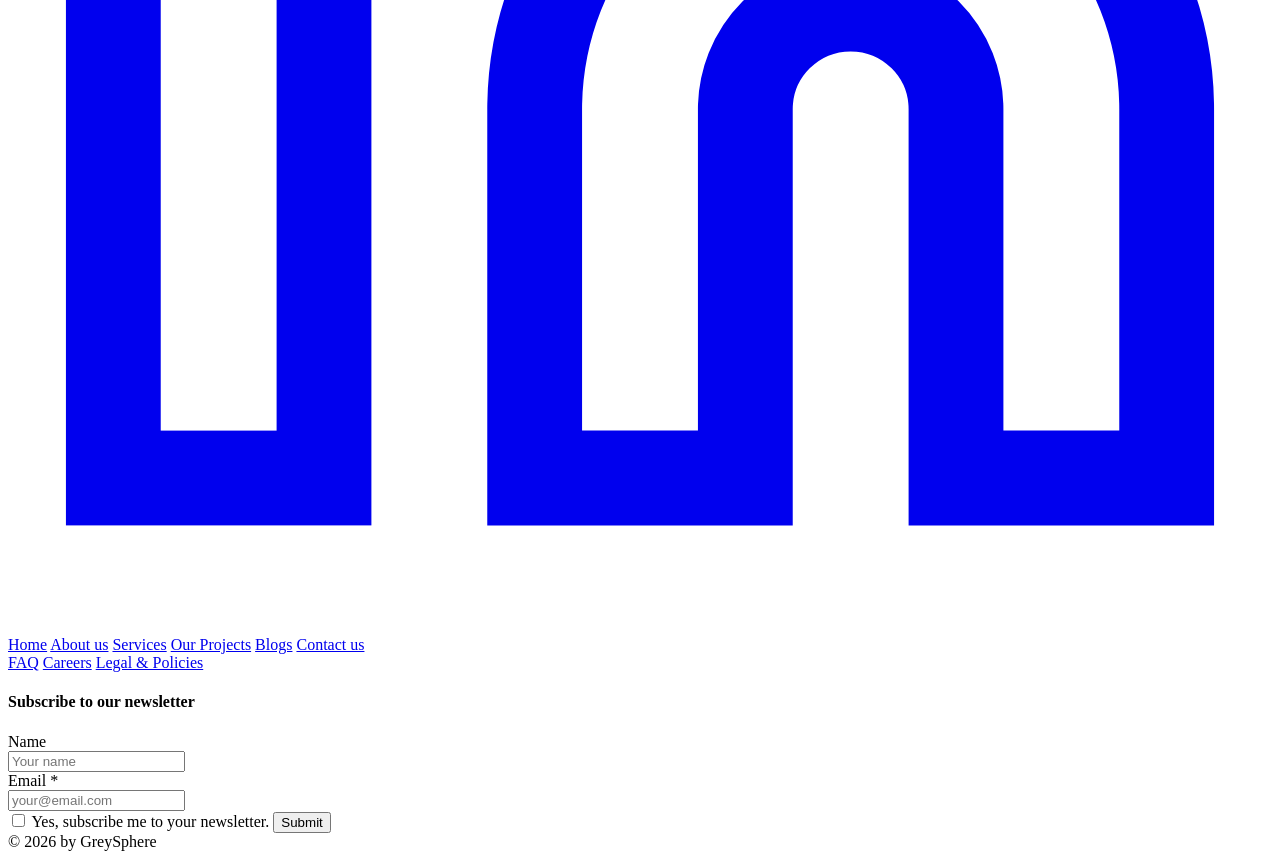
<file: footer.html>
<!-- =========================================================
     GLOBAL FOOTER — footer.html
     This file is injected into every page by global.js.
     Do NOT add <html>, <head>, or <body> tags here.
========================================================= -->

<footer>
  <div class="footer-grid">
    <div class="footer-brand">
      <div class="footer-globe">
        <svg viewBox="0 0 24 24" fill="none">
          <circle cx="12" cy="12" r="10" stroke-width="1.5" />
          <path
            d="M12 2C12 2 8 7 8 12C8 17 12 22 12 22"
            stroke-width="1.5"
            stroke-linecap="round"
          />
          <path
            d="M12 2C12 2 16 7 16 12C16 17 12 22 12 22"
            stroke-width="1.5"
            stroke-linecap="round"
          />
          <path d="M2 12H22" stroke-width="1.5" stroke-linecap="round" />
          <path d="M3.5 7H20.5" stroke-width="1.5" stroke-linecap="round" />
          <path d="M3.5 17H20.5" stroke-width="1.5" stroke-linecap="round" />
        </svg>
      </div>
      <div class="footer-logo">GreySphere Consulting</div>
      <div class="footer-email">
        <a href="mailto:contact@greysphere.in">contact@greysphere.in</a>
      </div>
      <div class="footer-social">
        <a
          href="https://www.instagram.com/greysphere.in"
          target="_blank"
          title="Instagram"
        >
          <svg
            viewBox="0 0 24 24"
            fill="none"
            stroke="currentColor"
            stroke-width="1.8"
          >
            <rect x="2" y="2" width="20" height="20" rx="5" ry="5" />
            <circle cx="12" cy="12" r="4" />
            <circle
              cx="17.5"
              cy="6.5"
              r="1"
              fill="currentColor"
              stroke="none"
            />
          </svg>
        </a>
        <a
          href="https://www.linkedin.com/company/greysphere"
          target="_blank"
          title="LinkedIn"
        >
          <svg
            viewBox="0 0 24 24"
            fill="none"
            stroke="currentColor"
            stroke-width="1.8"
          >
            <path
              d="M16 8a6 6 0 016 6v7h-4v-7a2 2 0 00-2-2 2 2 0 00-2 2v7h-4v-7a6 6 0 016-6z"
            />
            <rect x="2" y="9" width="4" height="12" />
            <circle cx="4" cy="4" r="2" />
          </svg>
        </a>
      </div>
    </div>

    <div class="footer-col">
      <a href="index.html">Home</a>
      <a href="about.html">About us</a>
      <a href="services.html">Services</a>
      <a href="index.html#projects">Our Projects</a>
      <a href="blog.html">Blogs</a>
      <a href="contact.html">Contact us</a>
    </div>

    <div class="footer-col">
      <a href="contact.html#faq">FAQ</a>
      <a href="careers.html">Careers</a>
      <a href="privacy.html">Legal &amp; Policies</a>
    </div>

    <div class="footer-newsletter">
      <h4>Subscribe to our newsletter</h4>
      <div class="newsletter-form">
        <div>
          <div class="newsletter-label">Name</div>
          <input
            type="text"
            class="newsletter-input"
            id="nlName"
            placeholder="Your name"
          />
        </div>
        <div>
          <div class="newsletter-label">Email *</div>
          <input
            type="email"
            class="newsletter-input"
            id="nlEmail"
            placeholder="your@email.com"
          />
        </div>
        <label class="newsletter-check">
          <input type="checkbox" id="nlConsent" /> Yes, subscribe me to your
          newsletter.
        </label>
        <button class="btn-newsletter" id="nlBtn">Submit</button>
      </div>
    </div>
  </div>
  <div class="footer-bottom">© 2026 by GreySphere</div>
</footer>
</file>
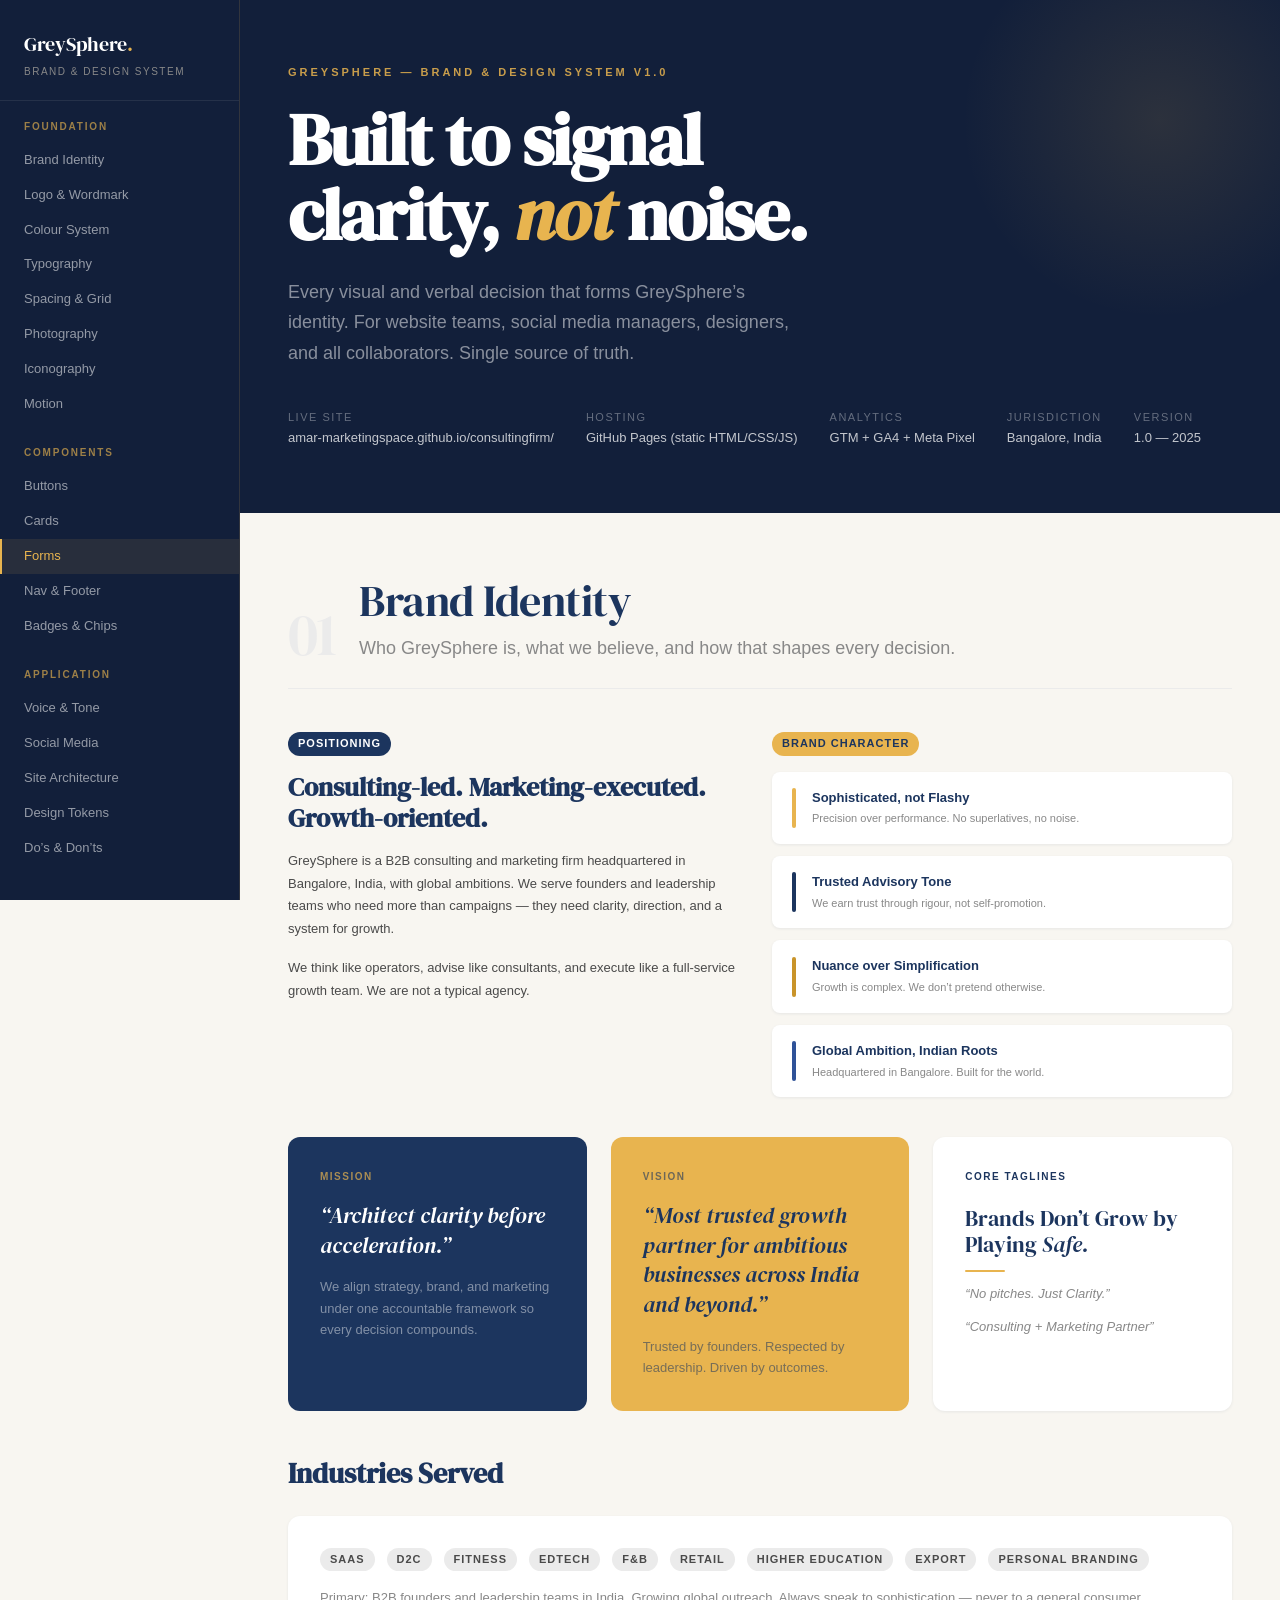
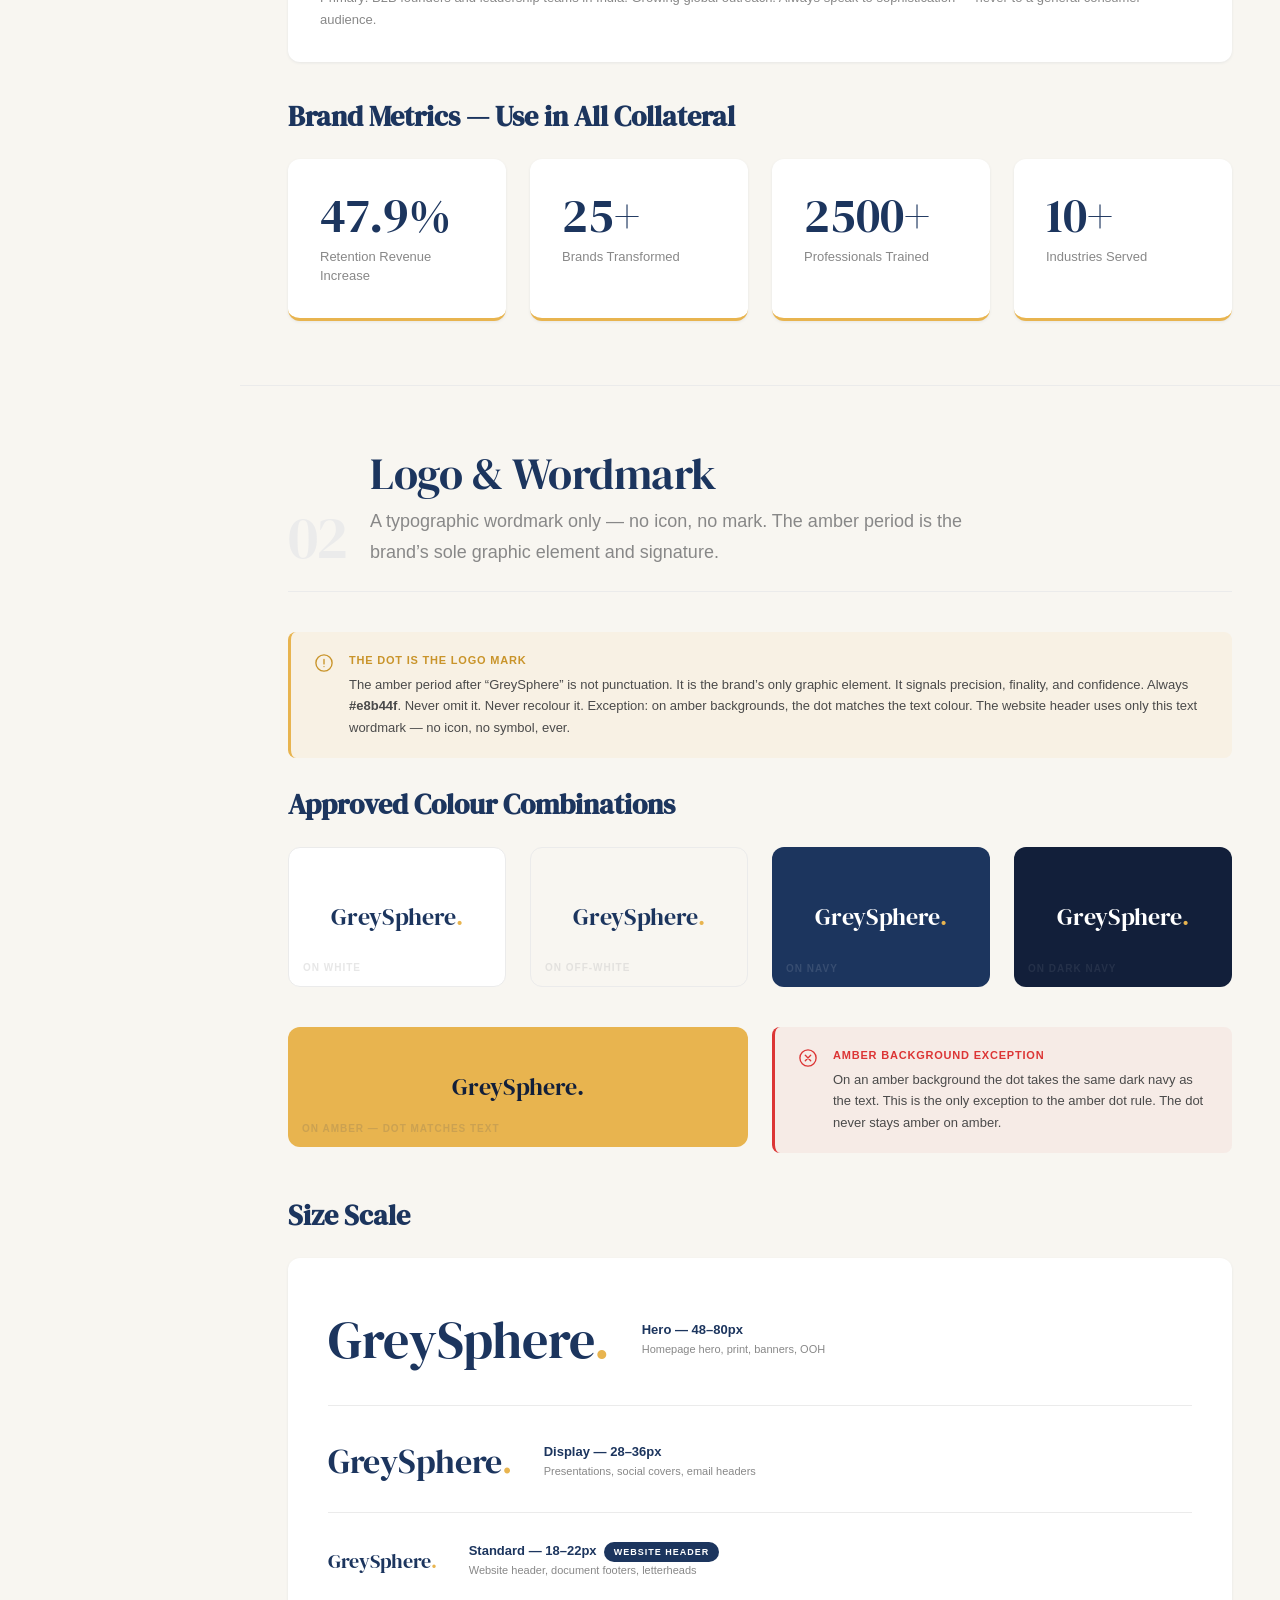
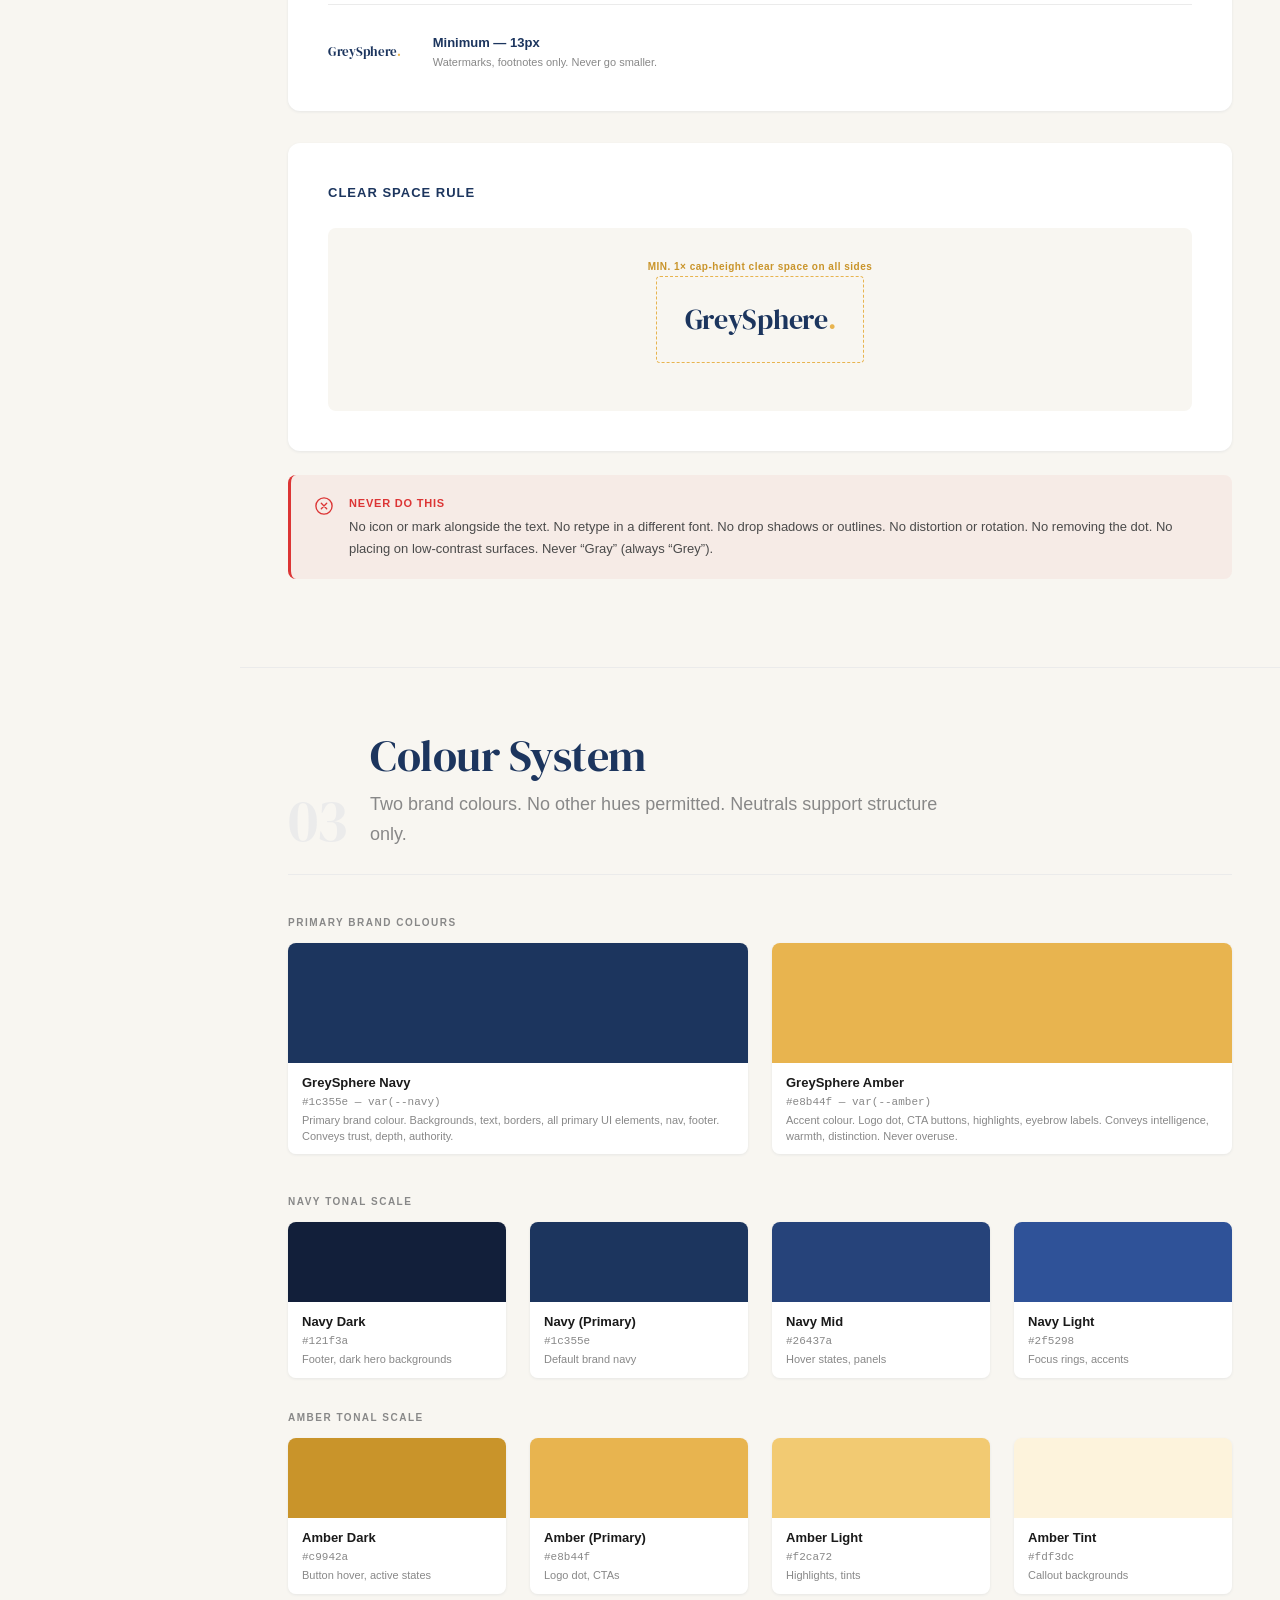
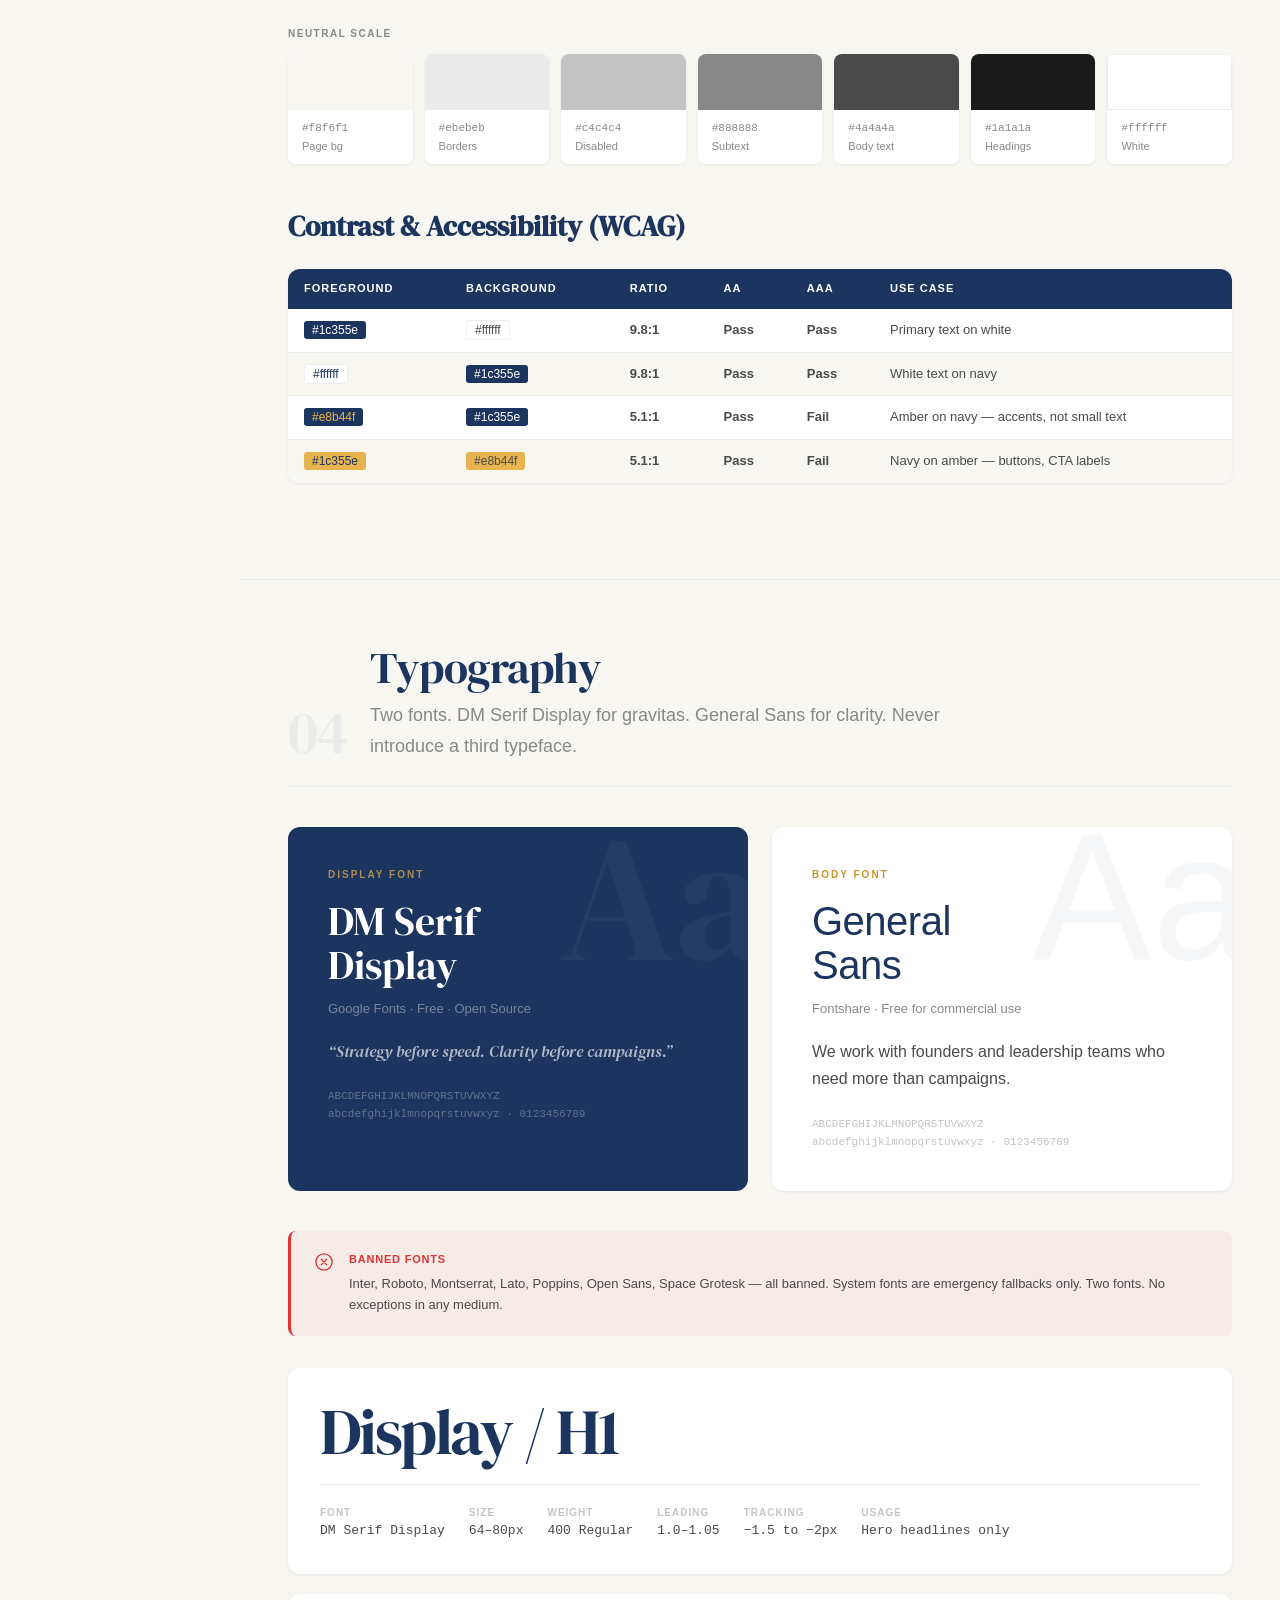
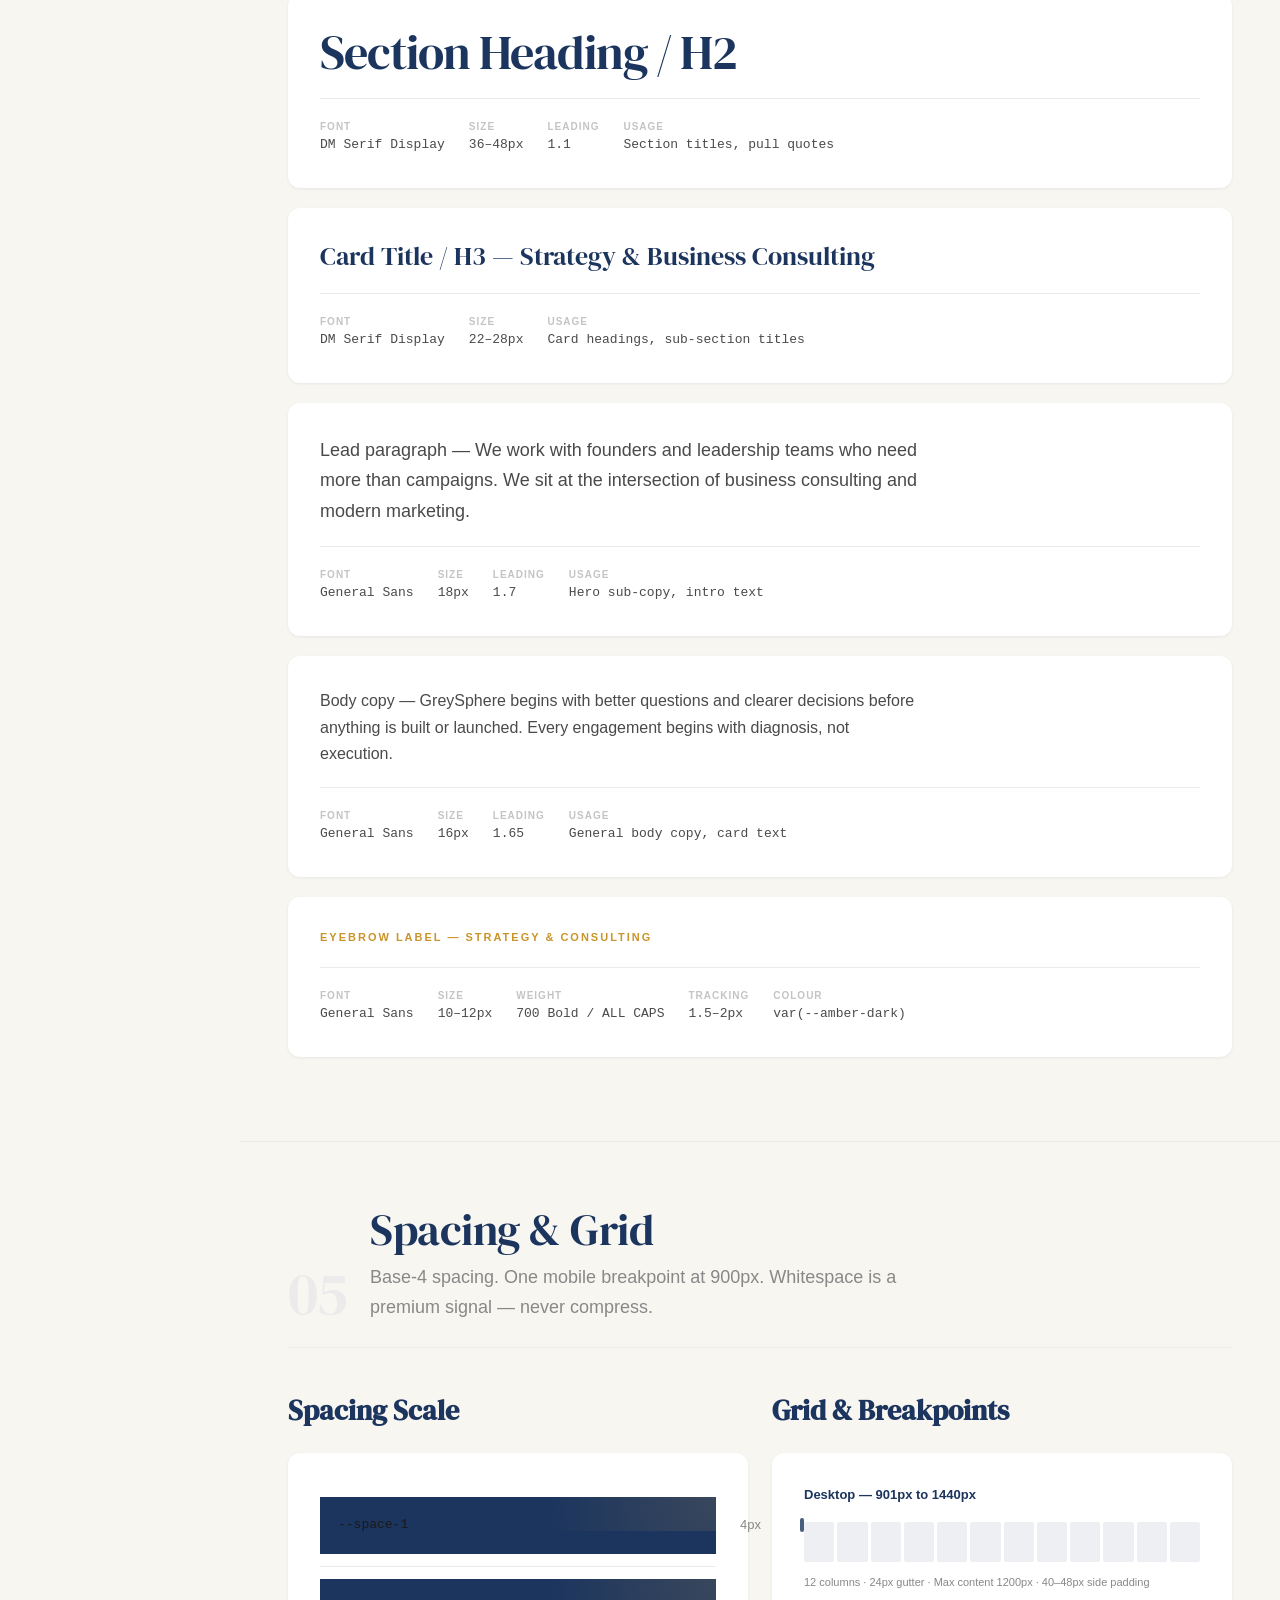
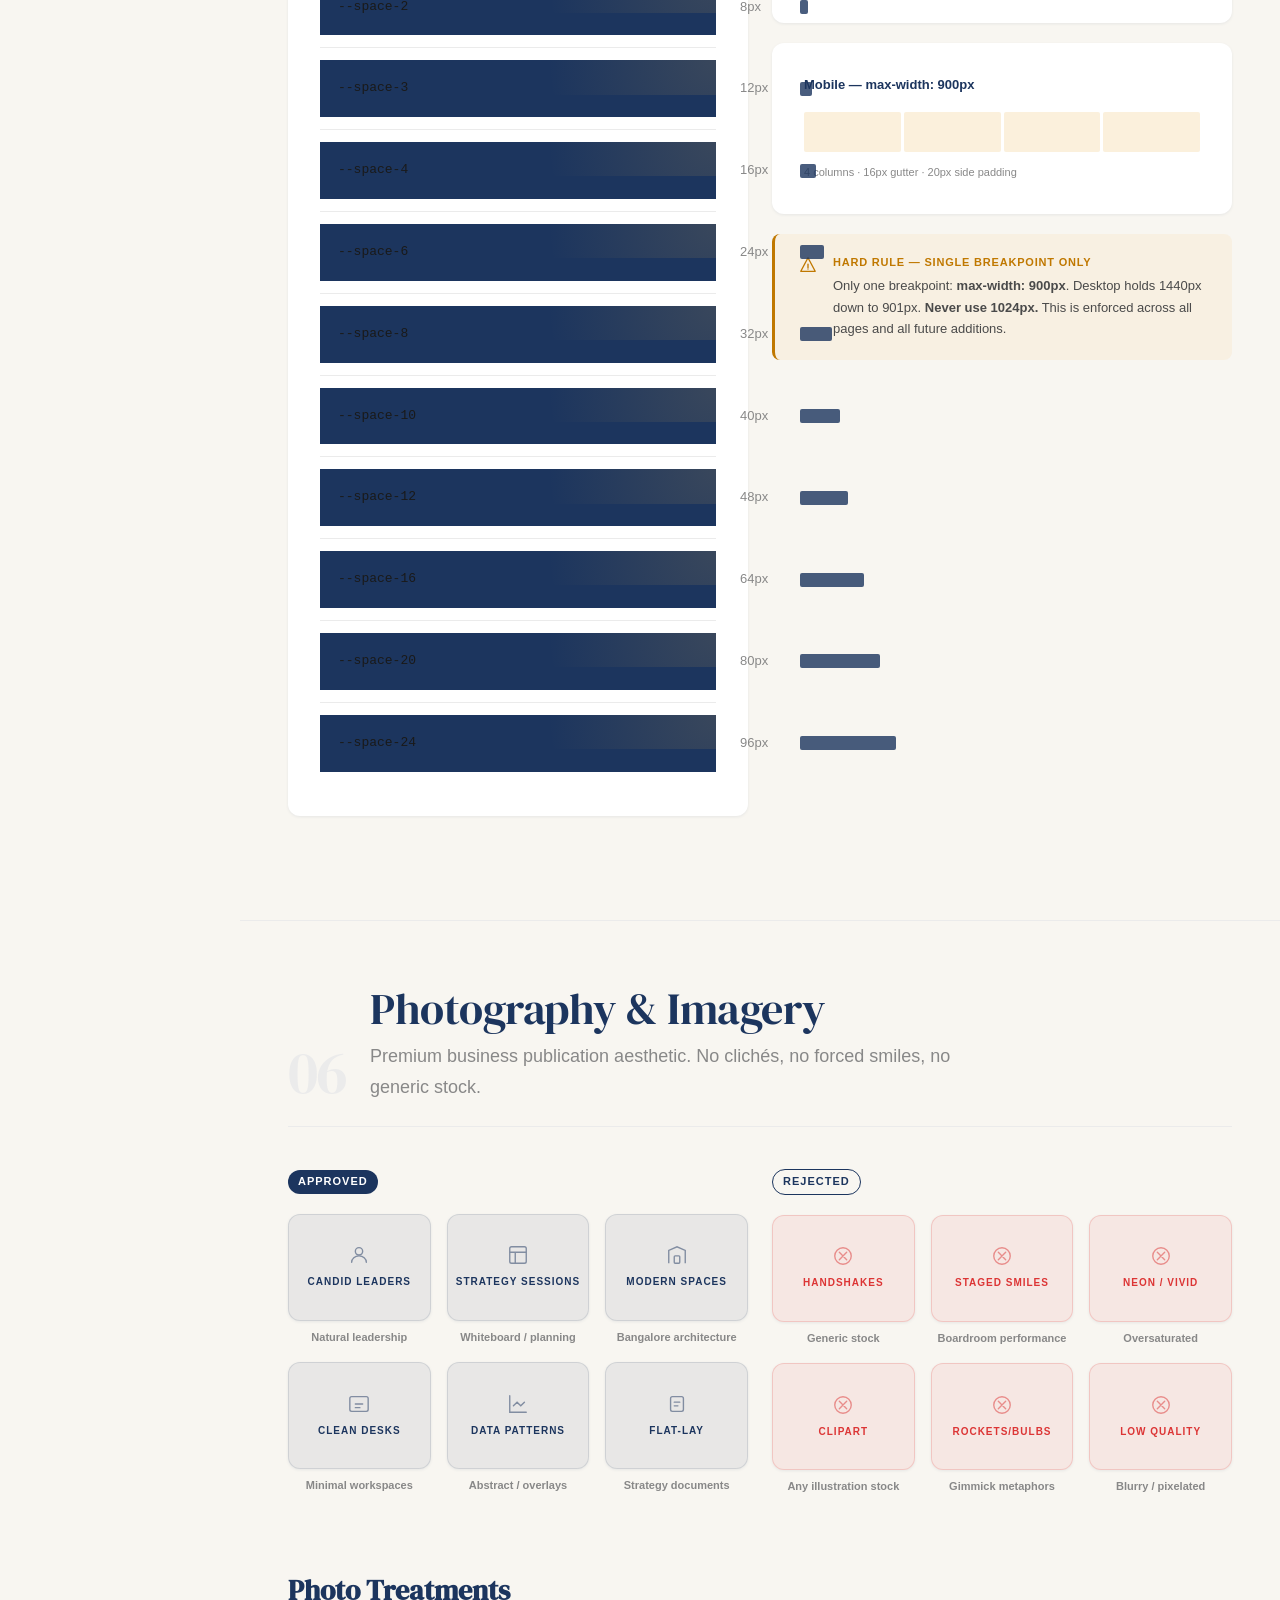
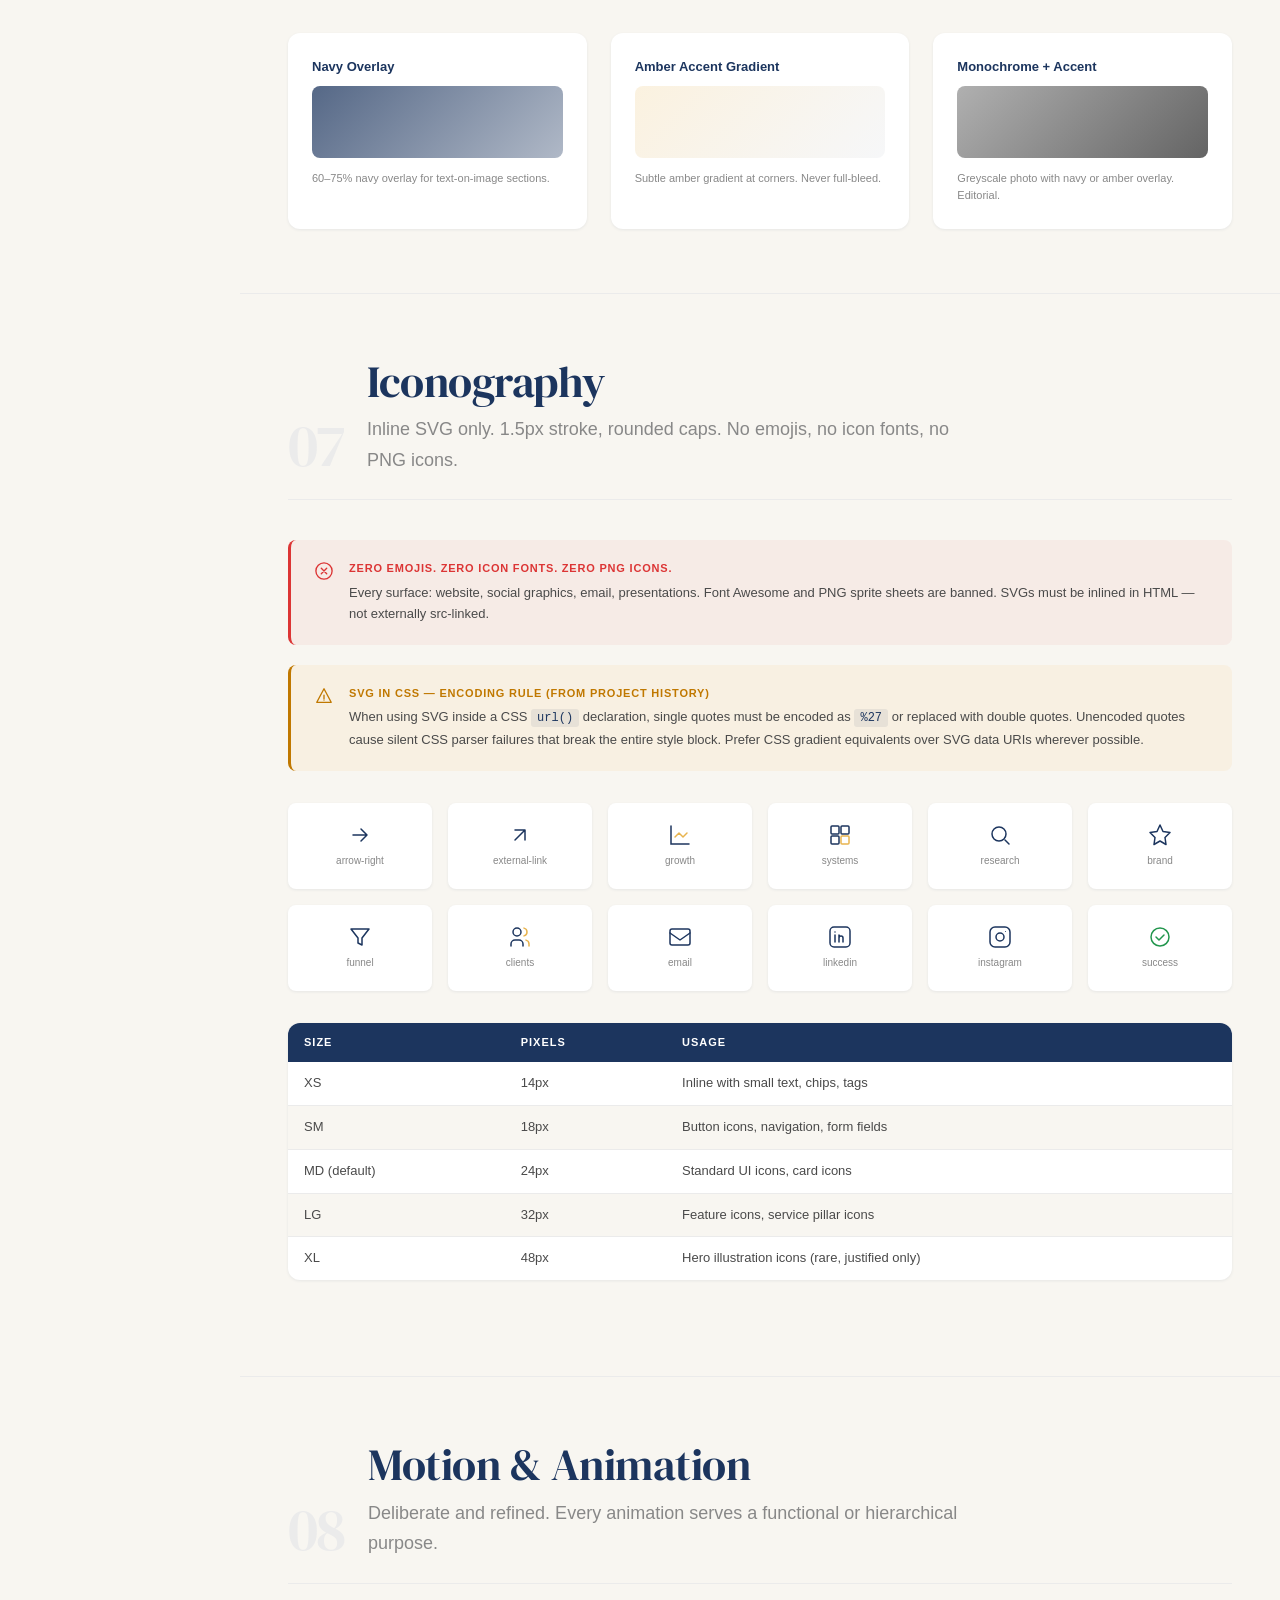
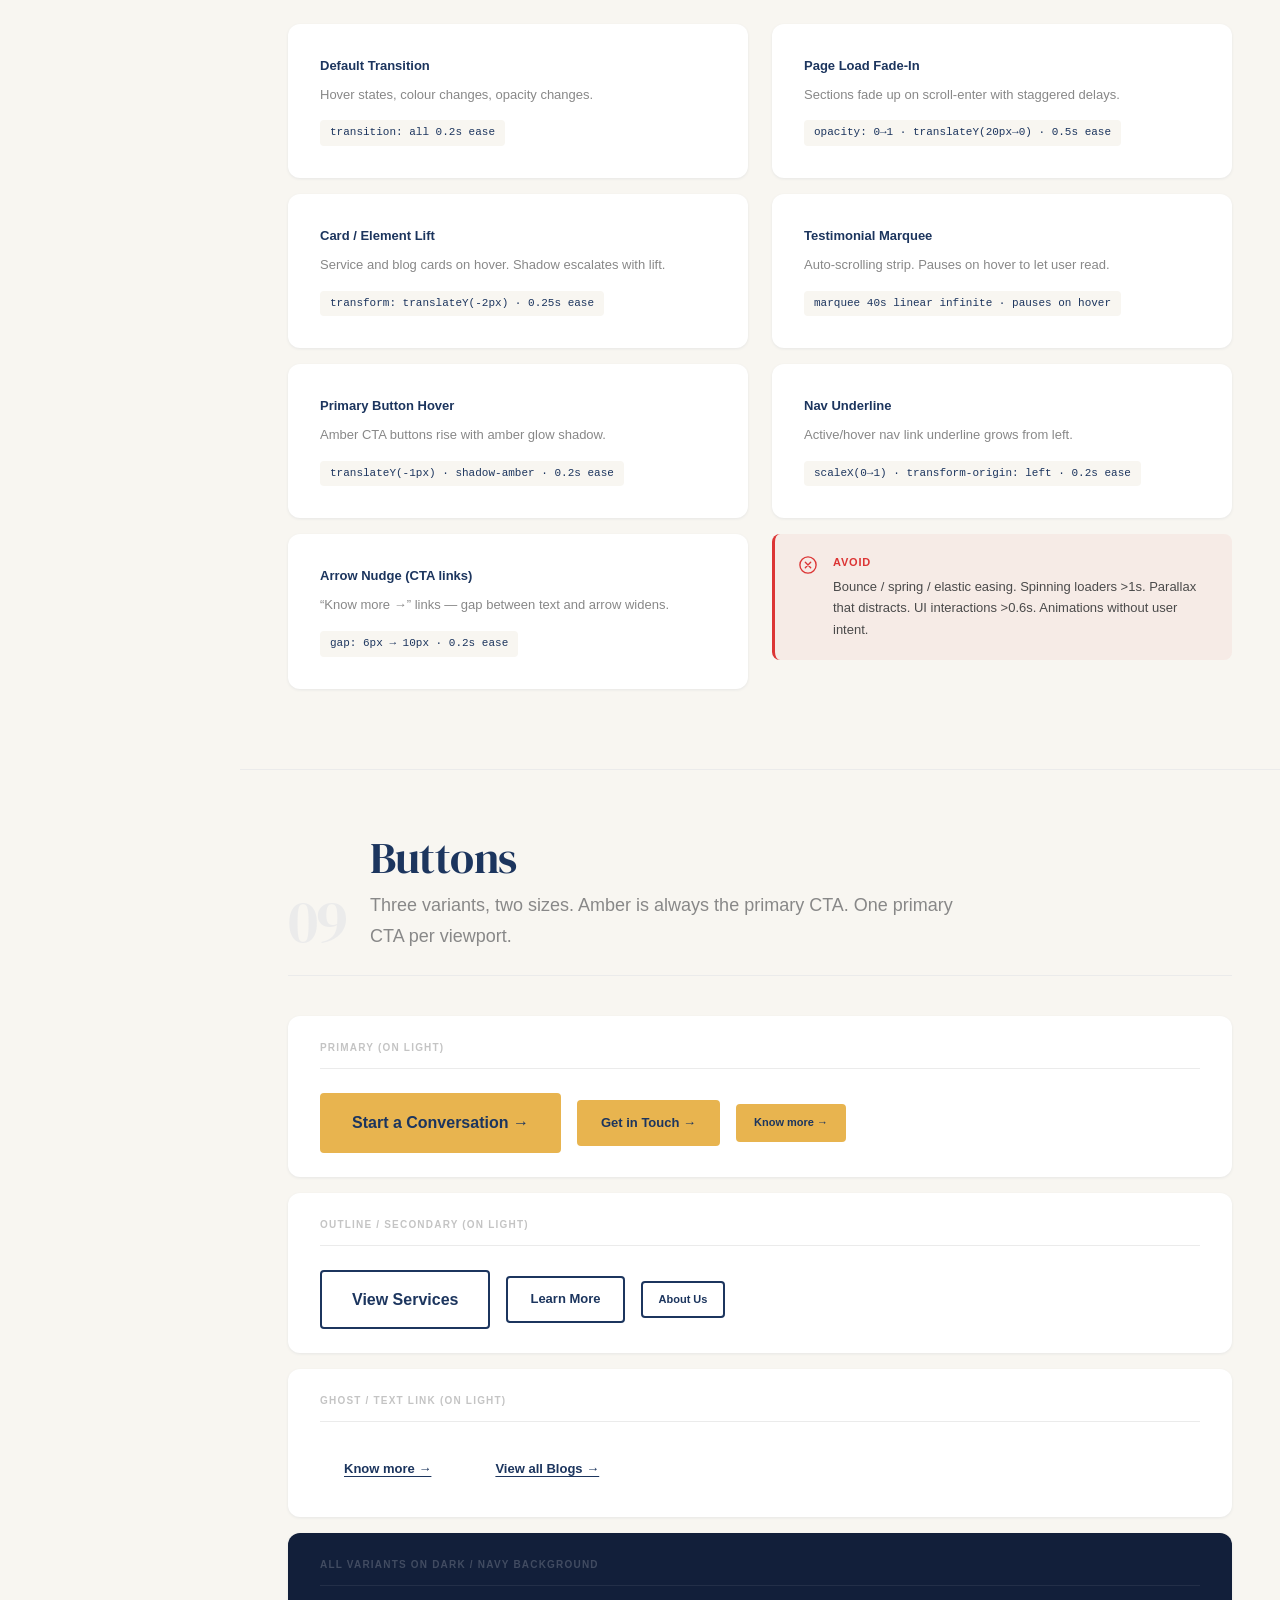
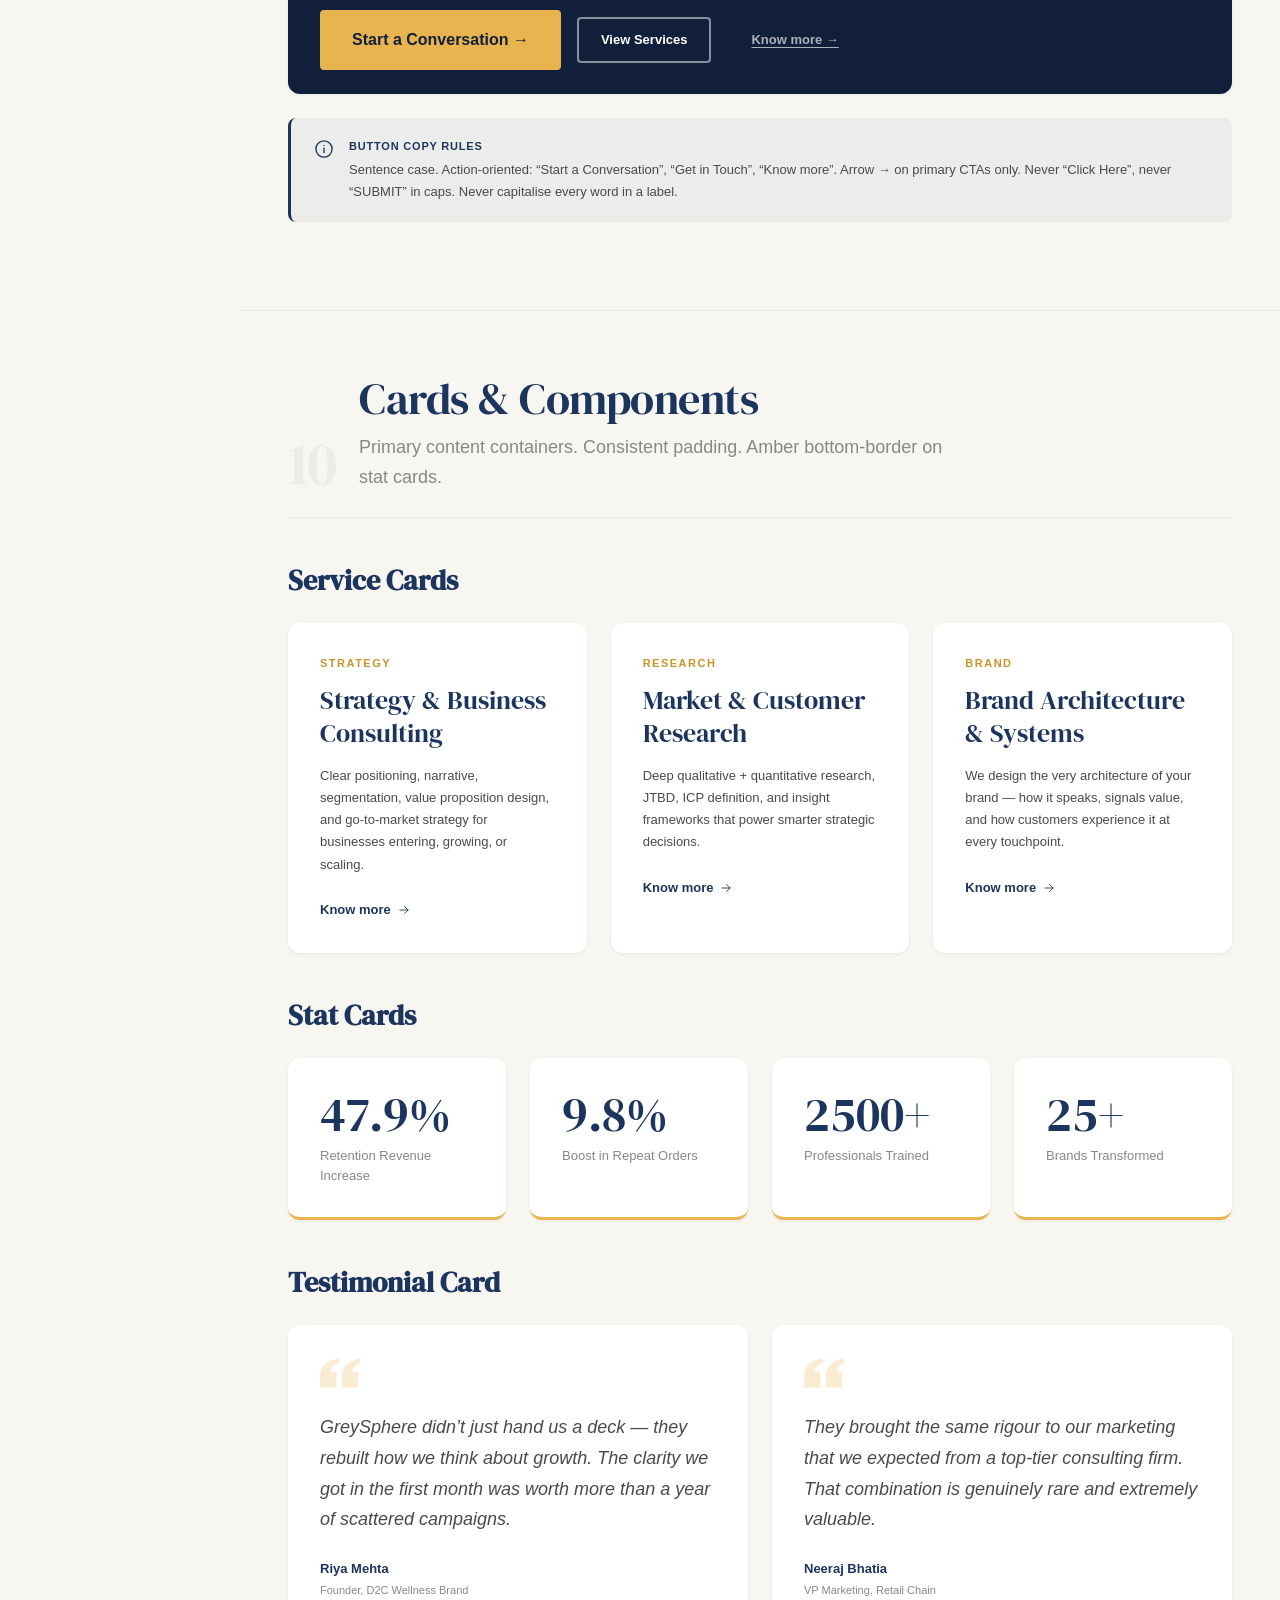
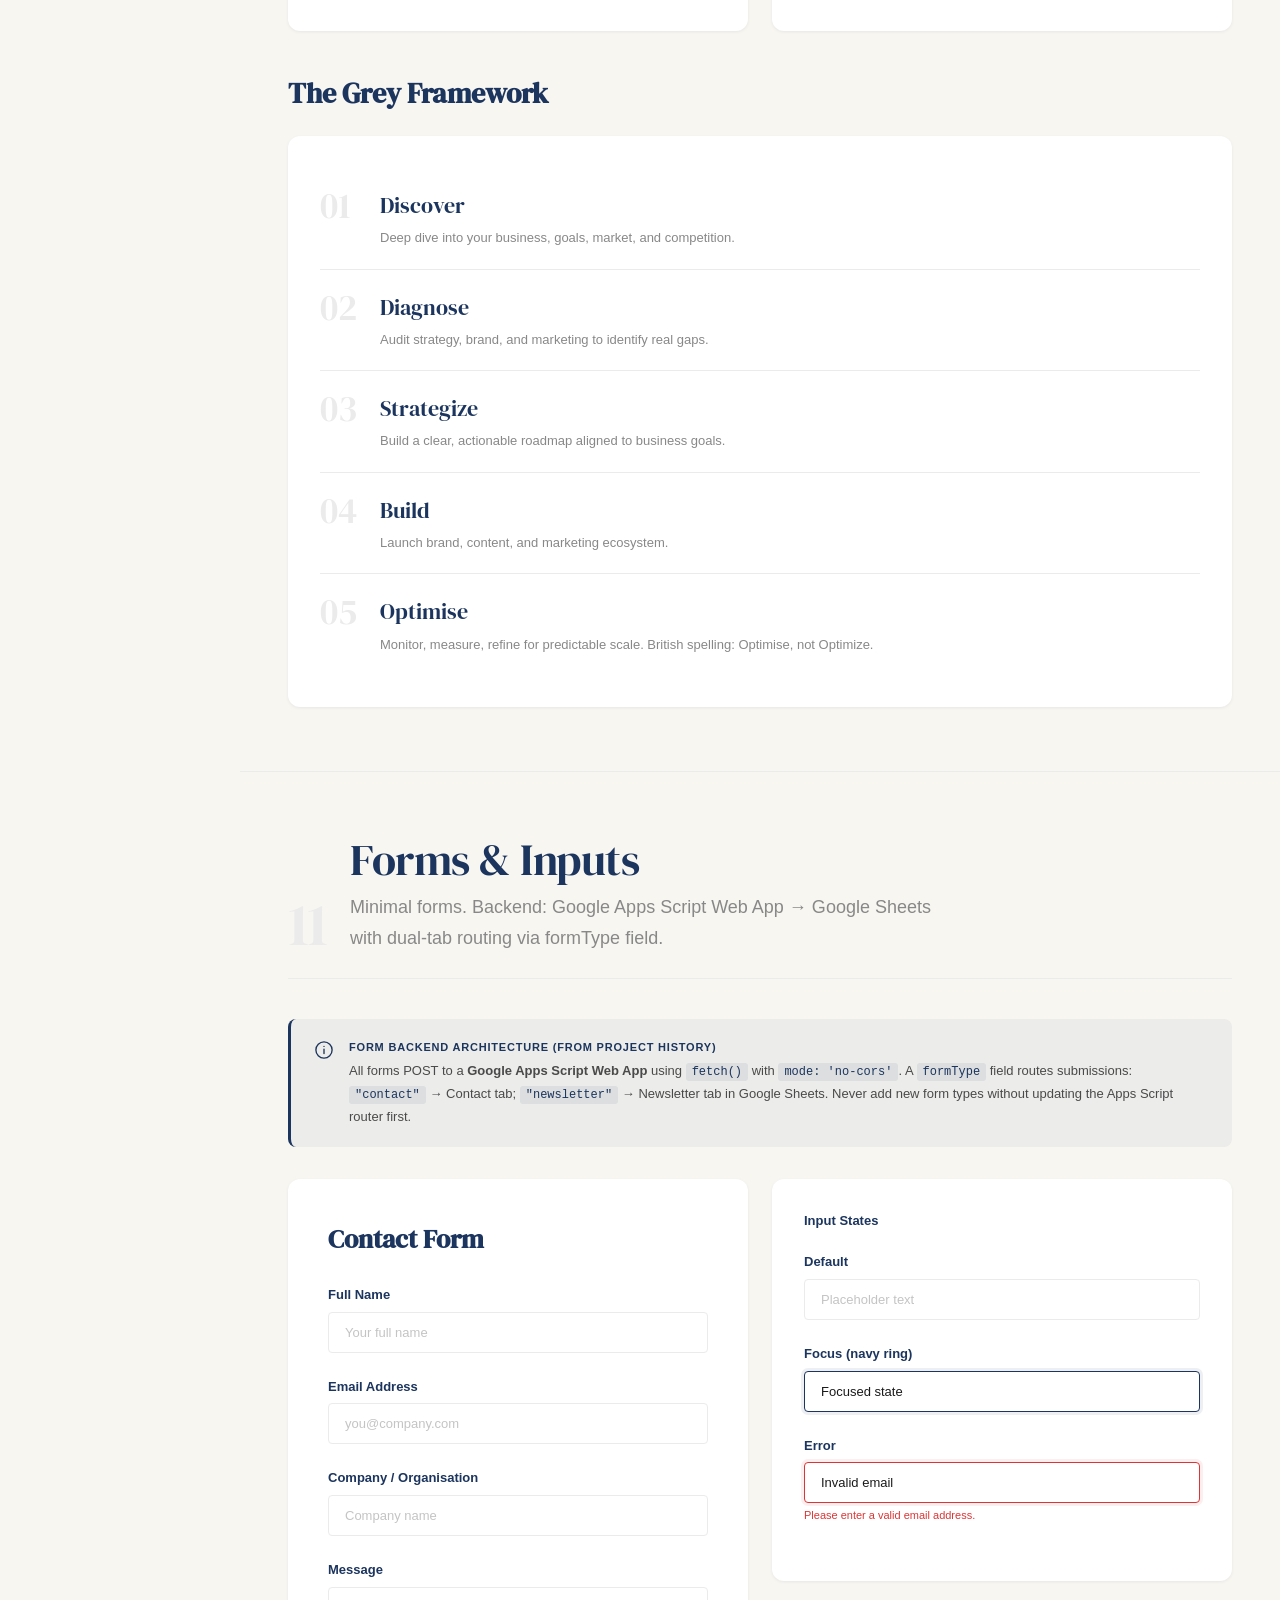
<file: greysphere-design-system.html>
<!DOCTYPE html>
<html lang="en">
<head>
<meta charset="UTF-8"><meta name="viewport" content="width=device-width, initial-scale=1.0">
<title>GreySphere — Brand & Design System</title>
<link href="https://fonts.googleapis.com/css2?family=DM+Serif+Display:ital@0;1&display=swap" rel="stylesheet">
<style>
:root{
  --navy:#1c355e;--navy-dark:#121f3a;--navy-mid:#26437a;--navy-light:#2f5298;
  --amber:#e8b44f;--amber-dark:#c9942a;--amber-light:#f2ca72;--amber-tint:#fdf3dc;
  --white:#ffffff;--off-white:#f8f6f1;
  --grey-100:#ebebeb;--grey-300:#c4c4c4;--grey-500:#888888;--grey-700:#4a4a4a;--grey-900:#1a1a1a;
  --font-display:'DM Serif Display',Georgia,serif;
  --font-body:'General Sans','Helvetica Neue',Arial,sans-serif;
  --font-mono:'Courier New',Courier,monospace;
  --sp1:4px;--sp2:8px;--sp3:12px;--sp4:16px;--sp5:20px;--sp6:24px;
  --sp8:32px;--sp10:40px;--sp12:48px;--sp16:64px;--sp20:80px;--sp24:96px;
  --r-sm:4px;--r-md:8px;--r-lg:12px;--r-xl:20px;--r-pill:100px;
  --sh-sm:0 1px 3px rgba(28,53,94,.08);--sh-md:0 4px 16px rgba(28,53,94,.12);
  --sh-lg:0 12px 40px rgba(28,53,94,.18);--sh-ab:0 4px 24px rgba(232,180,79,.28);
}
*,*::before,*::after{box-sizing:border-box;margin:0;padding:0}
html{scroll-behavior:smooth}
body{font-family:var(--font-body);font-size:16px;color:var(--grey-900);background:var(--off-white);line-height:1.6;-webkit-font-smoothing:antialiased}
/* SIDEBAR */
.sb{position:fixed;top:0;left:0;width:240px;height:100vh;background:var(--navy-dark);overflow-y:auto;z-index:100;border-right:1px solid rgba(232,180,79,.15)}
.sb::-webkit-scrollbar{width:3px}.sb::-webkit-scrollbar-thumb{background:rgba(232,180,79,.3)}
.sb-logo{padding:28px 24px 20px;border-bottom:1px solid rgba(255,255,255,.08)}
.sb-wm{font-family:var(--font-display);font-size:20px;color:#fff;letter-spacing:-.3px}
.sb-wm .dot{color:var(--amber)}
.sb-lbl{font-size:10px;color:var(--grey-500);text-transform:uppercase;letter-spacing:1.5px;margin-top:4px}
.sb-sec{padding:18px 0 6px}
.sb-sec-t{font-size:10px;font-weight:700;text-transform:uppercase;letter-spacing:1.8px;color:var(--amber);padding:0 24px 8px;opacity:.65}
.sb a{display:block;padding:7px 24px;font-size:13px;color:rgba(255,255,255,.55);text-decoration:none;transition:all .2s}
.sb a:hover{color:#fff;background:rgba(232,180,79,.08)}
.sb a.on{color:var(--amber);background:rgba(232,180,79,.1);border-left:2px solid var(--amber);padding-left:22px}
/* MAIN */
.main{margin-left:240px;min-height:100vh}
/* HERO */
.hero{background:var(--navy-dark);padding:64px 48px;position:relative;overflow:hidden}
.hero::before{content:'';position:absolute;top:-80px;right:-80px;width:400px;height:400px;background:radial-gradient(circle,rgba(232,180,79,.12) 0%,transparent 70%);pointer-events:none}
.hero-eye{font-size:11px;font-weight:700;text-transform:uppercase;letter-spacing:3px;color:var(--amber);margin-bottom:20px;opacity:.85}
.hero h1{font-family:var(--font-display);font-size:72px;color:#fff;line-height:1.05;letter-spacing:-1.5px;margin-bottom:24px;position:relative;z-index:1}
.hero h1 em{color:var(--amber);font-style:italic}
.hero-sub{font-size:18px;color:rgba(255,255,255,.5);max-width:520px;line-height:1.7}
.hero-meta{display:flex;gap:32px;margin-top:40px;flex-wrap:wrap;position:relative;z-index:1}
.hm-lbl{font-size:11px;text-transform:uppercase;letter-spacing:1.5px;color:rgba(255,255,255,.35);margin-bottom:2px}
.hm-val{font-size:13px;color:rgba(255,255,255,.75)}
/* SECTION */
.sec{padding:64px 48px;border-bottom:1px solid var(--grey-100)}
.sec:last-child{border-bottom:none}
.sec-hdr{display:flex;align-items:flex-end;gap:24px;margin-bottom:40px;padding-bottom:24px;border-bottom:1px solid var(--grey-100)}
.sec-n{font-family:var(--font-display);font-size:60px;line-height:1;color:var(--grey-100);letter-spacing:-2px;flex-shrink:0}
.sec-title{font-family:var(--font-display);font-size:44px;color:var(--navy);line-height:1.1;letter-spacing:-.5px}
.sec-desc{font-size:18px;color:var(--grey-500);margin-top:8px;max-width:600px;line-height:1.7}
/* CALLOUTS */
.note{border-radius:8px;padding:20px 24px;margin-bottom:24px;display:flex;gap:16px;align-items:flex-start}
.note.info{background:rgba(28,53,94,.05);border-left:3px solid var(--navy)}
.note.do{background:rgba(34,150,80,.06);border-left:3px solid #22964d}
.note.dont{background:rgba(220,53,53,.06);border-left:3px solid #dc3535}
.note.amber{background:rgba(232,180,79,.08);border-left:3px solid var(--amber)}
.note.warn{background:rgba(240,160,40,.07);border-left:3px solid #c07800}
.ni{flex-shrink:0;width:18px;height:18px;margin-top:2px}
.nt{font-weight:700;font-size:11px;text-transform:uppercase;letter-spacing:.8px;margin-bottom:4px}
.note.info .nt{color:var(--navy)}.note.do .nt{color:#22964d}.note.dont .nt{color:#dc3535}
.note.amber .nt{color:var(--amber-dark)}.note.warn .nt{color:#c07800}
.note p{font-size:13px;color:var(--grey-700);line-height:1.65}
/* GRIDS */
.g2{display:grid;grid-template-columns:1fr 1fr;gap:24px}
.g3{display:grid;grid-template-columns:1fr 1fr 1fr;gap:24px}
.g4{display:grid;grid-template-columns:repeat(4,1fr);gap:24px}
/* SWATCHES */
.sw{border-radius:8px;overflow:hidden;box-shadow:var(--sh-sm)}
.sw-c{height:80px;width:100%}.sw.lg .sw-c{height:120px}
.sw-i{background:#fff;padding:10px 14px}
.sw-n{font-weight:700;font-size:13px;color:var(--grey-900)}
.sw-h{font-size:11px;color:var(--grey-500);font-family:monospace}
.sw-u{font-size:11px;color:var(--grey-500);margin-top:2px;line-height:1.4}
.sg-lbl{font-size:10px;font-weight:700;text-transform:uppercase;letter-spacing:1.5px;color:var(--grey-500);margin-bottom:12px;margin-top:32px}
/* WORDMARK */
.wm{font-family:var(--font-display);letter-spacing:-.3px}
.wm .dot{color:var(--amber)}.wm.navy{color:var(--navy)}.wm.white{color:#fff}.wm.dark{color:var(--navy-dark)}
/* LOGO BOX */
.lb{display:flex;align-items:center;justify-content:center;border-radius:12px;min-height:140px;position:relative}
.lb.lw{background:#fff;border:1px solid var(--grey-100)}.lb.lo{background:var(--off-white);border:1px solid var(--grey-100)}
.lb.ln{background:var(--navy)}.lb.ld{background:var(--navy-dark)}.lb.la{background:var(--amber)}
.lb-lbl{position:absolute;bottom:10px;left:14px;font-size:10px;text-transform:uppercase;letter-spacing:1px;font-weight:600;opacity:.4}
/* TYPE */
.tc{background:#fff;border-radius:12px;padding:32px;margin-bottom:20px;box-shadow:var(--sh-sm)}
.tm{display:flex;gap:24px;flex-wrap:wrap;padding-top:20px;margin-top:20px;border-top:1px solid var(--grey-100)}
.tml{font-size:10px;text-transform:uppercase;letter-spacing:1px;color:var(--grey-300);font-weight:700}
.tmv{font-size:13px;color:var(--grey-700);font-family:monospace}
/* SPACING */
.spr{display:flex;align-items:center;gap:24px;padding:12px 0;border-bottom:1px solid var(--grey-100)}
.spr:last-child{border-bottom:none}
.spn{font-family:monospace;font-size:13px;color:var(--grey-900);width:90px;flex-shrink:0}
.spp{font-size:13px;color:var(--grey-500);width:36px;flex-shrink:0}
.spb{height:14px;background:var(--navy);border-radius:2px;opacity:.8}
/* BUTTONS */
.btn{display:inline-flex;align-items:center;gap:7px;font-family:var(--font-body);font-size:13px;font-weight:600;padding:11px 22px;border-radius:4px;border:2px solid transparent;cursor:pointer;text-decoration:none;transition:all .2s ease;white-space:nowrap}
.btn-lg{padding:15px 30px;font-size:16px}.btn-sm{padding:8px 16px;font-size:11px}
.bp{background:var(--amber);color:var(--navy);border-color:var(--amber)}
.bp:hover{background:var(--amber-dark);border-color:var(--amber-dark);box-shadow:var(--sh-ab);transform:translateY(-1px)}
.bo{background:transparent;color:var(--navy);border-color:var(--navy)}
.bo:hover{background:var(--navy);color:#fff}
.bg{background:transparent;color:var(--navy);border-color:transparent;text-decoration:underline;text-underline-offset:3px}
.bg:hover{color:var(--amber-dark)}
.bpi{background:var(--amber);color:var(--navy-dark);border-color:var(--amber)}
.boi{background:transparent;color:#fff;border-color:rgba(255,255,255,.5)}
.boi:hover{background:rgba(255,255,255,.1);border-color:#fff}
.bgi{background:transparent;color:rgba(255,255,255,.65);border-color:transparent;text-decoration:underline;text-underline-offset:3px}
.bgi:hover{color:var(--amber)}
/* COMP ROW */
.cr{display:flex;flex-wrap:wrap;align-items:center;gap:16px;padding:24px 32px;background:#fff;border-radius:12px;margin-bottom:16px;box-shadow:var(--sh-sm)}
.cr.dark{background:var(--navy-dark)}
.cr-lbl{font-size:10px;text-transform:uppercase;letter-spacing:1.2px;color:var(--grey-300);font-weight:700;width:100%;margin-bottom:8px;padding-bottom:12px;border-bottom:1px solid var(--grey-100)}
.cr.dark .cr-lbl{color:rgba(255,255,255,.2);border-color:rgba(255,255,255,.07)}
/* CARDS */
.card{background:#fff;border-radius:12px;box-shadow:var(--sh-sm);overflow:hidden;transition:box-shadow .25s,transform .25s}
.card:hover{box-shadow:var(--sh-md);transform:translateY(-2px)}
.card-b{padding:32px}
.card-eye{font-size:11px;text-transform:uppercase;letter-spacing:1.5px;color:var(--amber-dark);font-weight:700;margin-bottom:12px}
.card-t{font-family:var(--font-display);font-size:26px;color:var(--navy);line-height:1.25;margin-bottom:16px}
.card-b p{font-size:13px;color:var(--grey-700);line-height:1.7;margin-bottom:20px}
.card-lnk{font-size:13px;font-weight:700;color:var(--navy);text-decoration:none;display:inline-flex;align-items:center;gap:6px;transition:color .2s,gap .2s}
.card-lnk:hover{color:var(--amber-dark);gap:10px}
.stat-card{background:#fff;border-radius:12px;padding:32px;box-shadow:var(--sh-sm);border-bottom:3px solid var(--amber)}
.stat-n{font-family:var(--font-display);font-size:48px;color:var(--navy);line-height:1;margin-bottom:8px}
.stat-l{font-size:13px;color:var(--grey-500);line-height:1.5}
.testi{background:#fff;border-radius:12px;padding:32px;box-shadow:var(--sh-sm)}
.testi p{font-size:18px;color:var(--grey-700);line-height:1.7;font-style:italic;margin-bottom:24px;margin-top:16px}
.testi-n{font-weight:700;font-size:13px;color:var(--navy)}
.testi-r{font-size:11px;color:var(--grey-500);margin-top:2px}
.step{display:flex;gap:20px;align-items:flex-start;padding:20px 0;border-bottom:1px solid var(--grey-100)}
.step:last-child{border-bottom:none}
.step-n{font-family:var(--font-display);font-size:36px;color:var(--grey-100);flex-shrink:0;line-height:1;width:40px}
.step-t{font-family:var(--font-display);font-size:22px;color:var(--navy);margin-bottom:4px}
.step-d{font-size:13px;color:var(--grey-500);line-height:1.65}
/* FORMS */
.gs-lbl{display:block;font-size:13px;font-weight:700;color:var(--navy);margin-bottom:6px}
.gs-inp{width:100%;padding:12px 16px;font-family:var(--font-body);font-size:13px;color:var(--grey-900);background:#fff;border:1.5px solid var(--grey-100);border-radius:4px;outline:none;transition:border-color .2s,box-shadow .2s}
.gs-inp::placeholder{color:var(--grey-300)}
.gs-inp:focus{border-color:var(--navy);box-shadow:0 0 0 3px rgba(28,53,94,.08)}
.gs-inp.err{border-color:#dc3535;box-shadow:0 0 0 3px rgba(220,53,53,.08)}
.gs-fld{margin-bottom:24px}
/* NAV/FOOTER */
.hdr-demo{background:#fff;border-radius:12px;overflow:hidden;box-shadow:var(--sh-md);margin-bottom:32px}
.hdr-inner{display:flex;align-items:center;justify-content:space-between;padding:18px 40px;border-bottom:1px solid var(--grey-100)}
.nav-l{display:flex;gap:32px;list-style:none}
.nav-l a{font-size:13px;font-weight:500;color:var(--grey-700);text-decoration:none;transition:color .2s}
.nav-l a:hover,.nav-l a.on{color:var(--navy);font-weight:700}
.ftr{background:var(--navy-dark);border-radius:12px;padding:48px 40px;box-shadow:var(--sh-md)}
.ftr-top{display:grid;grid-template-columns:1.5fr 1fr 1fr;gap:48px;padding-bottom:40px;border-bottom:1px solid rgba(255,255,255,.07);margin-bottom:32px}
.ftr-ct{font-size:10px;text-transform:uppercase;letter-spacing:1.5px;color:var(--amber);font-weight:700;margin-bottom:16px;opacity:.65}
.ftr-lnks{list-style:none;display:flex;flex-direction:column;gap:8px}
.ftr-lnks a{font-size:13px;color:rgba(255,255,255,.45);text-decoration:none;transition:color .2s}
.ftr-lnks a:hover{color:rgba(255,255,255,.85)}
.ftr-tag{font-family:var(--font-display);font-size:22px;color:#fff;margin-top:16px;margin-bottom:16px;opacity:.8;font-style:italic}
.ftr-desc{font-size:13px;color:rgba(255,255,255,.35);line-height:1.7;max-width:280px}
.ftr-bot{display:flex;justify-content:space-between;align-items:center}
.ftr-copy{font-size:11px;color:rgba(255,255,255,.28)}
/* CHIPS */
.chip{display:inline-block;font-size:11px;font-weight:700;text-transform:uppercase;letter-spacing:1px;padding:3px 10px;border-radius:100px}
.chip.n{background:var(--navy);color:#fff}.chip.a{background:var(--amber);color:var(--navy)}
.chip.o{border:1.5px solid var(--navy);color:var(--navy)}.chip.g{background:var(--grey-100);color:var(--grey-700)}
.badge{display:inline-flex;align-items:center;gap:5px;font-size:11px;font-weight:700;text-transform:uppercase;letter-spacing:.8px;padding:4px 10px;border-radius:100px}
.badge.n{background:rgba(28,53,94,.1);color:var(--navy)}.badge.a{background:rgba(232,180,79,.15);color:var(--amber-dark)}
.badge.s{background:rgba(34,150,80,.1);color:#22964d}.badge.w{background:rgba(240,160,40,.1);color:#c07800}
/* ICONS */
.ig{display:grid;grid-template-columns:repeat(6,1fr);gap:16px}
.ii{background:#fff;border-radius:8px;padding:20px;display:flex;flex-direction:column;align-items:center;gap:6px;box-shadow:var(--sh-sm)}
.ii svg{width:24px;height:24px}
.il{font-size:10px;color:var(--grey-500);text-align:center}
/* SOCIAL */
.sg3{display:grid;grid-template-columns:repeat(3,1fr);gap:24px;margin-bottom:32px}
.sfl{font-size:11px;text-transform:uppercase;letter-spacing:1px;color:var(--grey-500);font-weight:700;margin-bottom:12px}
.sbox{border-radius:12px;overflow:hidden;box-shadow:var(--sh-md);position:relative}
.s11{aspect-ratio:1/1}.s45{aspect-ratio:4/5}.s169{aspect-ratio:16/9}
.spn{background:var(--navy);width:100%;height:100%;display:flex;flex-direction:column;justify-content:flex-end;padding:18px;position:relative}
.spn::before{content:'';position:absolute;top:0;right:0;width:60%;height:60%;background:radial-gradient(circle at top right,rgba(232,180,79,.14) 0%,transparent 70%)}
.spa{background:var(--amber);width:100%;height:100%;display:flex;flex-direction:column;justify-content:flex-end;padding:18px;position:relative}
.spsp{width:100%;height:100%;display:grid;grid-template-columns:45% 55%}
.spl{background:var(--navy-dark);display:flex;flex-direction:column;justify-content:flex-end;padding:18px 14px}
.spr2{background:var(--amber);display:flex;flex-direction:column;justify-content:center;padding:18px 14px}
.swm{font-family:var(--font-display);font-size:12px}.swm .dot{color:var(--amber)}.swm.inv .dot{color:var(--navy)}
.stag{font-size:9px;font-weight:700;text-transform:uppercase;letter-spacing:1.5px;margin-bottom:6px;opacity:.4}
.shl{font-family:var(--font-display);font-size:17px;line-height:1.2;letter-spacing:-.3px}
.surl{font-size:9px;font-weight:700;letter-spacing:.5px;margin-top:6px;opacity:.35}
/* CODE */
.code{background:var(--navy-dark);color:var(--amber-light);border-radius:8px;padding:24px 32px;font-family:var(--font-mono);font-size:13px;line-height:1.8;overflow-x:auto;margin-bottom:24px}
/* TABLE */
.tbl{width:100%;border-collapse:collapse;font-size:13px;background:#fff;border-radius:12px;overflow:hidden;box-shadow:var(--sh-sm);margin-bottom:32px}
.tbl th{background:var(--navy);color:#fff;padding:11px 16px;text-align:left;font-weight:700;font-size:11px;text-transform:uppercase;letter-spacing:1px}
.tbl td{padding:11px 16px;border-bottom:1px solid var(--grey-100);color:var(--grey-700);vertical-align:top;line-height:1.6}
.tbl tr:last-child td{border-bottom:none}.tbl tr:nth-child(even) td{background:var(--off-white)}
.ok{color:#22964d;font-weight:700}.no{color:#dc3535;font-weight:700}
/* DO/DONT */
.dd-g{display:grid;grid-template-columns:1fr 1fr;gap:24px;margin-bottom:32px}
.dd{border-radius:12px;overflow:hidden;box-shadow:var(--sh-sm)}
.dd-h{padding:10px 16px;font-size:11px;font-weight:700;text-transform:uppercase;letter-spacing:1px;display:flex;align-items:center;gap:8px}
.dd-h.do{background:#22964d;color:#fff}.dd-h.dont{background:#dc3535;color:#fff}
.dd-b{background:#fff;padding:24px;font-size:13px;color:var(--grey-700);line-height:1.65}
/* ARCH */
.arch{background:#fff;border-radius:12px;padding:32px;box-shadow:var(--sh-sm)}
.arch-row{display:flex;gap:16px;align-items:stretch;margin-bottom:16px}
.an{flex:1;border-radius:8px;padding:16px 20px;font-size:13px;font-weight:600;display:flex;flex-direction:column;gap:4px}
.an.nv{background:var(--navy);color:#fff}.an.ab{background:var(--amber);color:var(--navy)}
.an.lt{background:rgba(28,53,94,.06);color:var(--navy);border:1px solid rgba(28,53,94,.1)}
.an.gy{background:var(--grey-100);color:var(--grey-700);border:1px solid var(--grey-100)}
.an .sub{font-weight:400;font-size:11px;opacity:.6}
.aarr{display:flex;align-items:center;justify-content:center;color:var(--grey-300);font-size:20px;flex-shrink:0}
/* MOTION */
.mc{background:#fff;border-radius:12px;padding:32px;box-shadow:var(--sh-sm);margin-bottom:16px}
.mc-t{font-weight:700;font-size:13px;color:var(--navy);margin-bottom:8px}
.mc-d{font-size:13px;color:var(--grey-500);margin-bottom:12px;line-height:1.6}
.mc-v{font-family:var(--font-mono);font-size:11px;background:var(--off-white);padding:4px 10px;border-radius:4px;color:var(--navy);display:inline-block}
/* PHOTO */
.pg3{display:grid;grid-template-columns:repeat(3,1fr);gap:16px;margin-bottom:32px}
.pi{border-radius:12px;overflow:hidden;aspect-ratio:4/3;display:flex;flex-direction:column;align-items:center;justify-content:center;gap:8px;font-size:10px;font-weight:700;text-transform:uppercase;letter-spacing:1px;box-shadow:var(--sh-sm)}
.pi svg{opacity:.5}
.pi.ok{background:rgba(28,53,94,.07);color:var(--navy);border:1px solid rgba(28,53,94,.12)}
.pi.bad{background:rgba(220,53,53,.07);color:#dc3535;border:1px solid rgba(220,53,53,.18)}
.pl{font-size:11px;font-weight:600;text-align:center;margin-top:8px;color:var(--grey-500)}
/* MISC */
::-webkit-scrollbar{width:6px;height:6px}::-webkit-scrollbar-track{background:var(--off-white)}
::-webkit-scrollbar-thumb{background:var(--grey-300);border-radius:3px}
[id]{scroll-margin-top:20px}
code{font-family:var(--font-mono);font-size:12px;background:rgba(28,53,94,.08);padding:2px 6px;border-radius:3px;color:var(--navy)}
h3.sub{font-family:var(--font-display);font-size:28px;color:var(--navy);margin-bottom:20px}
</style>
</head>
<body>
<nav class="sb">
  <div class="sb-logo">
    <div class="sb-wm">GreySphere<span class="dot">.</span></div>
    <div class="sb-lbl">Brand &amp; Design System</div>
  </div>
  <div class="sb-sec"><div class="sb-sec-t">Foundation</div>
    <a class="on" href="#brand">Brand Identity</a><a href="#logo">Logo &amp; Wordmark</a>
    <a href="#colour">Colour System</a><a href="#type">Typography</a>
    <a href="#spacing">Spacing &amp; Grid</a><a href="#imagery">Photography</a>
    <a href="#icons">Iconography</a><a href="#motion">Motion</a>
  </div>
  <div class="sb-sec"><div class="sb-sec-t">Components</div>
    <a href="#buttons">Buttons</a><a href="#cards">Cards</a>
    <a href="#forms">Forms</a><a href="#nav">Nav &amp; Footer</a><a href="#chips">Badges &amp; Chips</a>
  </div>
  <div class="sb-sec"><div class="sb-sec-t">Application</div>
    <a href="#voice">Voice &amp; Tone</a><a href="#social">Social Media</a>
    <a href="#arch">Site Architecture</a><a href="#tokens">Design Tokens</a>
    <a href="#donts">Do&rsquo;s &amp; Don&rsquo;ts</a>
  </div>
</nav>
<main class="main">
<div class="hero">
  <div class="hero-eye">GreySphere &mdash; Brand &amp; Design System v1.0</div>
  <h1>Built to signal<br>clarity, <em>not</em> noise.</h1>
  <p class="hero-sub">Every visual and verbal decision that forms GreySphere&rsquo;s identity. For website teams, social media managers, designers, and all collaborators. Single source of truth.</p>
  <div class="hero-meta">
    <div><div class="hm-lbl">Live site</div><div class="hm-val">amar-marketingspace.github.io/consultingfirm/</div></div>
    <div><div class="hm-lbl">Hosting</div><div class="hm-val">GitHub Pages (static HTML/CSS/JS)</div></div>
    <div><div class="hm-lbl">Analytics</div><div class="hm-val">GTM + GA4 + Meta Pixel</div></div>
    <div><div class="hm-lbl">Jurisdiction</div><div class="hm-val">Bangalore, India</div></div>
    <div><div class="hm-lbl">Version</div><div class="hm-val">1.0 &mdash; 2025</div></div>
  </div>
</div>

<!-- 01 BRAND -->
<section class="sec" id="brand">
<div class="sec-hdr"><div class="sec-n">01</div><div><div class="sec-title">Brand Identity</div><div class="sec-desc">Who GreySphere is, what we believe, and how that shapes every decision.</div></div></div>
<div class="g2" style="margin-bottom:40px">
<div>
  <span class="chip n" style="margin-bottom:16px;display:inline-block">Positioning</span>
  <h3 style="font-family:var(--font-display);font-size:26px;color:var(--navy);margin-bottom:16px;line-height:1.2">Consulting-led. Marketing-executed. Growth-oriented.</h3>
  <p style="font-size:13px;color:var(--grey-700);line-height:1.75;margin-bottom:16px">GreySphere is a B2B consulting and marketing firm headquartered in Bangalore, India, with global ambitions. We serve founders and leadership teams who need more than campaigns &mdash; they need clarity, direction, and a system for growth.</p>
  <p style="font-size:13px;color:var(--grey-700);line-height:1.75">We think like operators, advise like consultants, and execute like a full-service growth team. We are not a typical agency.</p>
</div>
<div>
  <span class="chip a" style="margin-bottom:16px;display:inline-block">Brand Character</span>
  <div style="display:flex;flex-direction:column;gap:12px">
    <div style="background:#fff;border-radius:8px;padding:16px 20px;box-shadow:var(--sh-sm);display:flex;gap:16px;align-items:center"><div style="width:4px;height:40px;background:var(--amber);border-radius:2px;flex-shrink:0"></div><div><div style="font-weight:700;font-size:13px;color:var(--navy)">Sophisticated, not Flashy</div><div style="font-size:11px;color:var(--grey-500);margin-top:2px">Precision over performance. No superlatives, no noise.</div></div></div>
    <div style="background:#fff;border-radius:8px;padding:16px 20px;box-shadow:var(--sh-sm);display:flex;gap:16px;align-items:center"><div style="width:4px;height:40px;background:var(--navy);border-radius:2px;flex-shrink:0"></div><div><div style="font-weight:700;font-size:13px;color:var(--navy)">Trusted Advisory Tone</div><div style="font-size:11px;color:var(--grey-500);margin-top:2px">We earn trust through rigour, not self-promotion.</div></div></div>
    <div style="background:#fff;border-radius:8px;padding:16px 20px;box-shadow:var(--sh-sm);display:flex;gap:16px;align-items:center"><div style="width:4px;height:40px;background:var(--amber-dark);border-radius:2px;flex-shrink:0"></div><div><div style="font-weight:700;font-size:13px;color:var(--navy)">Nuance over Simplification</div><div style="font-size:11px;color:var(--grey-500);margin-top:2px">Growth is complex. We don&rsquo;t pretend otherwise.</div></div></div>
    <div style="background:#fff;border-radius:8px;padding:16px 20px;box-shadow:var(--sh-sm);display:flex;gap:16px;align-items:center"><div style="width:4px;height:40px;background:var(--navy-light);border-radius:2px;flex-shrink:0"></div><div><div style="font-weight:700;font-size:13px;color:var(--navy)">Global Ambition, Indian Roots</div><div style="font-size:11px;color:var(--grey-500);margin-top:2px">Headquartered in Bangalore. Built for the world.</div></div></div>
  </div>
</div>
</div>
<div class="g3" style="margin-bottom:40px">
  <div style="background:var(--navy);border-radius:12px;padding:32px"><div style="font-size:10px;text-transform:uppercase;letter-spacing:1.5px;color:var(--amber);font-weight:700;margin-bottom:16px;opacity:.7">Mission</div><div style="font-family:var(--font-display);font-size:22px;color:#fff;line-height:1.35;font-style:italic;margin-bottom:16px">&ldquo;Architect clarity before acceleration.&rdquo;</div><div style="font-size:13px;color:rgba(255,255,255,.45);line-height:1.65">We align strategy, brand, and marketing under one accountable framework so every decision compounds.</div></div>
  <div style="background:var(--amber);border-radius:12px;padding:32px"><div style="font-size:10px;text-transform:uppercase;letter-spacing:1.5px;color:var(--navy);font-weight:700;margin-bottom:16px;opacity:.6">Vision</div><div style="font-family:var(--font-display);font-size:22px;color:var(--navy);line-height:1.35;font-style:italic;margin-bottom:16px">&ldquo;Most trusted growth partner for ambitious businesses across India and beyond.&rdquo;</div><div style="font-size:13px;color:var(--navy);opacity:.55;line-height:1.65">Trusted by founders. Respected by leadership. Driven by outcomes.</div></div>
  <div style="background:#fff;border-radius:12px;padding:32px;box-shadow:var(--sh-sm)"><div style="font-size:10px;text-transform:uppercase;letter-spacing:1.5px;color:var(--navy);font-weight:700;margin-bottom:20px">Core Taglines</div><div style="display:flex;flex-direction:column;gap:12px"><div style="font-family:var(--font-display);font-size:22px;color:var(--navy);line-height:1.2">Brands Don&rsquo;t Grow by Playing <em>Safe.</em></div><div style="width:40px;height:2px;background:var(--amber);border-radius:1px"></div><div style="font-size:13px;color:var(--grey-500);font-style:italic">&ldquo;No pitches. Just Clarity.&rdquo;</div><div style="font-size:13px;color:var(--grey-500);font-style:italic">&ldquo;Consulting + Marketing Partner&rdquo;</div></div></div>
</div>
<h3 class="sub">Industries Served</h3>
<div style="background:#fff;border-radius:12px;padding:32px;box-shadow:var(--sh-sm);margin-bottom:32px"><div style="display:flex;flex-wrap:wrap;gap:12px;margin-bottom:16px"><span class="chip g">SaaS</span><span class="chip g">D2C</span><span class="chip g">Fitness</span><span class="chip g">EdTech</span><span class="chip g">F&amp;B</span><span class="chip g">Retail</span><span class="chip g">Higher Education</span><span class="chip g">Export</span><span class="chip g">Personal Branding</span></div><p style="font-size:13px;color:var(--grey-500);line-height:1.65">Primary: B2B founders and leadership teams in India. Growing global outreach. Always speak to sophistication &mdash; never to a general consumer audience.</p></div>
<h3 class="sub">Brand Metrics &mdash; Use in All Collateral</h3>
<div class="g4">
  <div class="stat-card"><div class="stat-n">47.9%</div><div class="stat-l">Retention Revenue Increase</div></div>
  <div class="stat-card"><div class="stat-n">25+</div><div class="stat-l">Brands Transformed</div></div>
  <div class="stat-card"><div class="stat-n">2500+</div><div class="stat-l">Professionals Trained</div></div>
  <div class="stat-card"><div class="stat-n">10+</div><div class="stat-l">Industries Served</div></div>
</div>
</section>

<!-- 02 LOGO -->
<section class="sec" id="logo">
<div class="sec-hdr"><div class="sec-n">02</div><div><div class="sec-title">Logo &amp; Wordmark</div><div class="sec-desc">A typographic wordmark only &mdash; no icon, no mark. The amber period is the brand&rsquo;s sole graphic element and signature.</div></div></div>
<div class="note amber">
  <svg class="ni" viewBox="0 0 20 20" fill="none"><circle cx="10" cy="10" r="9" stroke="#c9942a" stroke-width="1.5"/><path d="M10 6v5M10 14h.01" stroke="#c9942a" stroke-width="1.5" stroke-linecap="round"/></svg>
  <div><div class="nt">The Dot IS the Logo Mark</div><p>The amber period after &ldquo;GreySphere&rdquo; is not punctuation. It is the brand&rsquo;s only graphic element. It signals precision, finality, and confidence. Always <strong>#e8b44f</strong>. Never omit it. Never recolour it. Exception: on amber backgrounds, the dot matches the text colour. The website header uses only this text wordmark &mdash; no icon, no symbol, ever.</p></div>
</div>
<h3 class="sub">Approved Colour Combinations</h3>
<div class="g4" style="margin-bottom:40px">
  <div><div class="lb lw"><span class="wm navy" style="font-size:24px">GreySphere<span class="dot">.</span></span><span class="lb-lbl" style="color:var(--grey-300)">On White</span></div></div>
  <div><div class="lb lo"><span class="wm navy" style="font-size:24px">GreySphere<span class="dot">.</span></span><span class="lb-lbl" style="color:var(--grey-300)">On Off-White</span></div></div>
  <div><div class="lb ln"><span class="wm white" style="font-size:24px">GreySphere<span class="dot">.</span></span><span class="lb-lbl" style="color:rgba(255,255,255,.3)">On Navy</span></div></div>
  <div><div class="lb ld"><span class="wm white" style="font-size:24px">GreySphere<span class="dot">.</span></span><span class="lb-lbl" style="color:rgba(255,255,255,.2)">On Dark Navy</span></div></div>
</div>
<div class="g2" style="margin-bottom:40px">
  <div><div class="lb la" style="min-height:120px"><span class="wm dark" style="font-size:24px">GreySphere<span style="color:var(--navy-dark)">.</span></span><span class="lb-lbl" style="color:rgba(28,53,94,.35)">On Amber &mdash; dot matches text</span></div></div>
  <div class="note dont" style="margin-bottom:0;align-self:stretch">
    <svg class="ni" viewBox="0 0 20 20" fill="none"><circle cx="10" cy="10" r="9" stroke="#dc3535" stroke-width="1.5"/><path d="M7 7l6 6M13 7l-6 6" stroke="#dc3535" stroke-width="1.5" stroke-linecap="round"/></svg>
    <div><div class="nt">Amber Background Exception</div><p>On an amber background the dot takes the same dark navy as the text. This is the only exception to the amber dot rule. The dot never stays amber on amber.</p></div>
  </div>
</div>
<h3 class="sub">Size Scale</h3>
<div style="background:#fff;border-radius:12px;padding:40px;box-shadow:var(--sh-sm);margin-bottom:32px">
  <div style="display:flex;flex-direction:column;gap:28px">
    <div style="display:flex;align-items:center;gap:32px;border-bottom:1px solid var(--grey-100);padding-bottom:24px"><span class="wm navy" style="font-size:52px;flex-shrink:0">GreySphere<span class="dot">.</span></span><div><div style="font-size:13px;font-weight:700;color:var(--navy)">Hero &mdash; 48&ndash;80px</div><div style="font-size:11px;color:var(--grey-500)">Homepage hero, print, banners, OOH</div></div></div>
    <div style="display:flex;align-items:center;gap:32px;border-bottom:1px solid var(--grey-100);padding-bottom:24px"><span class="wm navy" style="font-size:34px;flex-shrink:0">GreySphere<span class="dot">.</span></span><div><div style="font-size:13px;font-weight:700;color:var(--navy)">Display &mdash; 28&ndash;36px</div><div style="font-size:11px;color:var(--grey-500)">Presentations, social covers, email headers</div></div></div>
    <div style="display:flex;align-items:center;gap:32px;border-bottom:1px solid var(--grey-100);padding-bottom:24px"><span class="wm navy" style="font-size:20px;flex-shrink:0">GreySphere<span class="dot">.</span></span><div><div style="font-size:13px;font-weight:700;color:var(--navy)">Standard &mdash; 18&ndash;22px &nbsp;<span class="chip n" style="font-size:9px;vertical-align:middle">Website header</span></div><div style="font-size:11px;color:var(--grey-500)">Website header, document footers, letterheads</div></div></div>
    <div style="display:flex;align-items:center;gap:32px"><span class="wm navy" style="font-size:13px;flex-shrink:0">GreySphere<span class="dot">.</span></span><div><div style="font-size:13px;font-weight:700;color:var(--navy)">Minimum &mdash; 13px</div><div style="font-size:11px;color:var(--grey-500)">Watermarks, footnotes only. Never go smaller.</div></div></div>
  </div>
</div>
<div style="background:#fff;border-radius:12px;padding:40px;box-shadow:var(--sh-sm);margin-bottom:24px">
  <div style="font-weight:700;font-size:13px;color:var(--navy);margin-bottom:24px;text-transform:uppercase;letter-spacing:1px">Clear Space Rule</div>
  <div style="display:flex;align-items:center;justify-content:center;background:var(--off-white);border-radius:8px;padding:48px">
    <div style="position:relative;border:1.5px dashed var(--amber);padding:20px 28px;border-radius:4px"><span class="wm navy" style="font-size:28px">GreySphere<span class="dot">.</span></span><div style="position:absolute;top:-18px;left:50%;transform:translateX(-50%);font-size:10px;color:var(--amber-dark);font-weight:700;white-space:nowrap;letter-spacing:.5px">MIN. 1&times; cap-height clear space on all sides</div></div>
  </div>
</div>
<div class="note dont"><svg class="ni" viewBox="0 0 20 20" fill="none"><circle cx="10" cy="10" r="9" stroke="#dc3535" stroke-width="1.5"/><path d="M7 7l6 6M13 7l-6 6" stroke="#dc3535" stroke-width="1.5" stroke-linecap="round"/></svg><div><div class="nt">Never Do This</div><p>No icon or mark alongside the text. No retype in a different font. No drop shadows or outlines. No distortion or rotation. No removing the dot. No placing on low-contrast surfaces. Never &ldquo;Gray&rdquo; (always &ldquo;Grey&rdquo;).</p></div></div>
</section>

<!-- 03 COLOUR -->
<section class="sec" id="colour">
<div class="sec-hdr"><div class="sec-n">03</div><div><div class="sec-title">Colour System</div><div class="sec-desc">Two brand colours. No other hues permitted. Neutrals support structure only.</div></div></div>
<div class="sg-lbl" style="margin-top:0">Primary Brand Colours</div>
<div class="g2" style="margin-bottom:40px">
  <div class="sw lg"><div class="sw-c" style="background:#1c355e"></div><div class="sw-i"><div class="sw-n">GreySphere Navy</div><div class="sw-h">#1c355e &mdash; var(--navy)</div><div class="sw-u">Primary brand colour. Backgrounds, text, borders, all primary UI elements, nav, footer. Conveys trust, depth, authority.</div></div></div>
  <div class="sw lg"><div class="sw-c" style="background:#e8b44f"></div><div class="sw-i"><div class="sw-n">GreySphere Amber</div><div class="sw-h">#e8b44f &mdash; var(--amber)</div><div class="sw-u">Accent colour. Logo dot, CTA buttons, highlights, eyebrow labels. Conveys intelligence, warmth, distinction. Never overuse.</div></div></div>
</div>
<div class="sg-lbl">Navy Tonal Scale</div>
<div class="g4" style="margin-bottom:32px">
  <div class="sw"><div class="sw-c" style="background:#121f3a"></div><div class="sw-i"><div class="sw-n">Navy Dark</div><div class="sw-h">#121f3a</div><div class="sw-u">Footer, dark hero backgrounds</div></div></div>
  <div class="sw"><div class="sw-c" style="background:#1c355e"></div><div class="sw-i"><div class="sw-n">Navy (Primary)</div><div class="sw-h">#1c355e</div><div class="sw-u">Default brand navy</div></div></div>
  <div class="sw"><div class="sw-c" style="background:#26437a"></div><div class="sw-i"><div class="sw-n">Navy Mid</div><div class="sw-h">#26437a</div><div class="sw-u">Hover states, panels</div></div></div>
  <div class="sw"><div class="sw-c" style="background:#2f5298"></div><div class="sw-i"><div class="sw-n">Navy Light</div><div class="sw-h">#2f5298</div><div class="sw-u">Focus rings, accents</div></div></div>
</div>
<div class="sg-lbl">Amber Tonal Scale</div>
<div class="g4" style="margin-bottom:32px">
  <div class="sw"><div class="sw-c" style="background:#c9942a"></div><div class="sw-i"><div class="sw-n">Amber Dark</div><div class="sw-h">#c9942a</div><div class="sw-u">Button hover, active states</div></div></div>
  <div class="sw"><div class="sw-c" style="background:#e8b44f"></div><div class="sw-i"><div class="sw-n">Amber (Primary)</div><div class="sw-h">#e8b44f</div><div class="sw-u">Logo dot, CTAs</div></div></div>
  <div class="sw"><div class="sw-c" style="background:#f2ca72"></div><div class="sw-i"><div class="sw-n">Amber Light</div><div class="sw-h">#f2ca72</div><div class="sw-u">Highlights, tints</div></div></div>
  <div class="sw"><div class="sw-c" style="background:#fdf3dc"></div><div class="sw-i"><div class="sw-n">Amber Tint</div><div class="sw-h">#fdf3dc</div><div class="sw-u">Callout backgrounds</div></div></div>
</div>
<div class="sg-lbl">Neutral Scale</div>
<div style="display:flex;gap:12px;margin-bottom:40px;flex-wrap:wrap">
  <div style="flex:1;min-width:70px" class="sw"><div class="sw-c" style="background:#f8f6f1;height:56px"></div><div class="sw-i"><div class="sw-h">#f8f6f1</div><div class="sw-u">Page bg</div></div></div>
  <div style="flex:1;min-width:70px" class="sw"><div class="sw-c" style="background:#ebebeb;height:56px"></div><div class="sw-i"><div class="sw-h">#ebebeb</div><div class="sw-u">Borders</div></div></div>
  <div style="flex:1;min-width:70px" class="sw"><div class="sw-c" style="background:#c4c4c4;height:56px"></div><div class="sw-i"><div class="sw-h">#c4c4c4</div><div class="sw-u">Disabled</div></div></div>
  <div style="flex:1;min-width:70px" class="sw"><div class="sw-c" style="background:#888;height:56px"></div><div class="sw-i"><div class="sw-h">#888888</div><div class="sw-u">Subtext</div></div></div>
  <div style="flex:1;min-width:70px" class="sw"><div class="sw-c" style="background:#4a4a4a;height:56px"></div><div class="sw-i"><div class="sw-h">#4a4a4a</div><div class="sw-u">Body text</div></div></div>
  <div style="flex:1;min-width:70px" class="sw"><div class="sw-c" style="background:#1a1a1a;height:56px"></div><div class="sw-i"><div class="sw-h">#1a1a1a</div><div class="sw-u">Headings</div></div></div>
  <div style="flex:1;min-width:70px" class="sw"><div class="sw-c" style="background:#fff;height:56px;border:1px solid #ebebeb"></div><div class="sw-i"><div class="sw-h">#ffffff</div><div class="sw-u">White</div></div></div>
</div>
<h3 class="sub">Contrast &amp; Accessibility (WCAG)</h3>
<table class="tbl">
  <thead><tr><th>Foreground</th><th>Background</th><th>Ratio</th><th>AA</th><th>AAA</th><th>Use Case</th></tr></thead>
  <tbody>
    <tr><td><span style="background:#1c355e;color:#fff;padding:2px 8px;border-radius:3px;font-size:12px">#1c355e</span></td><td><span style="background:#fff;border:1px solid #eee;padding:2px 8px;border-radius:3px;font-size:12px">#ffffff</span></td><td><strong>9.8:1</strong></td><td class="ok">Pass</td><td class="ok">Pass</td><td>Primary text on white</td></tr>
    <tr><td><span style="background:#fff;color:#1c355e;border:1px solid #eee;padding:2px 8px;border-radius:3px;font-size:12px">#ffffff</span></td><td><span style="background:#1c355e;color:#fff;padding:2px 8px;border-radius:3px;font-size:12px">#1c355e</span></td><td><strong>9.8:1</strong></td><td class="ok">Pass</td><td class="ok">Pass</td><td>White text on navy</td></tr>
    <tr><td><span style="background:#1c355e;color:#e8b44f;padding:2px 8px;border-radius:3px;font-size:12px">#e8b44f</span></td><td><span style="background:#1c355e;color:#fff;padding:2px 8px;border-radius:3px;font-size:12px">#1c355e</span></td><td><strong>5.1:1</strong></td><td class="ok">Pass</td><td class="no">Fail</td><td>Amber on navy &mdash; accents, not small text</td></tr>
    <tr><td><span style="background:#e8b44f;color:#1c355e;padding:2px 8px;border-radius:3px;font-size:12px">#1c355e</span></td><td><span style="background:#e8b44f;padding:2px 8px;border-radius:3px;font-size:12px">#e8b44f</span></td><td><strong>5.1:1</strong></td><td class="ok">Pass</td><td class="no">Fail</td><td>Navy on amber &mdash; buttons, CTA labels</td></tr>
  </tbody>
</table>
</section>

<!-- 04 TYPOGRAPHY -->
<section class="sec" id="type">
<div class="sec-hdr"><div class="sec-n">04</div><div><div class="sec-title">Typography</div><div class="sec-desc">Two fonts. DM Serif Display for gravitas. General Sans for clarity. Never introduce a third typeface.</div></div></div>
<div class="g2" style="margin-bottom:40px">
  <div style="background:var(--navy);border-radius:12px;padding:40px;overflow:hidden;position:relative">
    <div style="position:absolute;top:-20px;right:-20px;font-family:'DM Serif Display',serif;font-size:180px;color:rgba(255,255,255,.04);line-height:1;pointer-events:none">Aa</div>
    <div style="font-size:10px;text-transform:uppercase;letter-spacing:2px;color:var(--amber);font-weight:700;margin-bottom:16px;opacity:.7">Display Font</div>
    <div style="font-family:'DM Serif Display',serif;font-size:40px;color:#fff;line-height:1.1;margin-bottom:12px">DM Serif<br>Display</div>
    <div style="font-size:13px;color:rgba(255,255,255,.4);margin-bottom:20px">Google Fonts &middot; Free &middot; Open Source</div>
    <div style="font-family:'DM Serif Display',serif;font-size:16px;color:rgba(255,255,255,.65);line-height:1.55;font-style:italic">&ldquo;Strategy before speed. Clarity before campaigns.&rdquo;</div>
    <div style="margin-top:24px;font-size:11px;color:rgba(255,255,255,.3);font-family:monospace">ABCDEFGHIJKLMNOPQRSTUVWXYZ<br>abcdefghijklmnopqrstuvwxyz &middot; 0123456789</div>
  </div>
  <div style="background:#fff;border-radius:12px;padding:40px;box-shadow:var(--sh-sm);overflow:hidden;position:relative">
    <div style="position:absolute;top:-20px;right:-20px;font-size:180px;color:rgba(28,53,94,.04);line-height:1;pointer-events:none;font-weight:300">Aa</div>
    <div style="font-size:10px;text-transform:uppercase;letter-spacing:2px;color:var(--amber-dark);font-weight:700;margin-bottom:16px">Body Font</div>
    <div style="font-size:40px;color:var(--navy);line-height:1.1;margin-bottom:12px;font-weight:300;letter-spacing:-.5px">General<br>Sans</div>
    <div style="font-size:13px;color:var(--grey-500);margin-bottom:20px">Fontshare &middot; Free for commercial use</div>
    <div style="font-size:16px;color:var(--grey-700);line-height:1.65">We work with founders and leadership teams who need more than campaigns.</div>
    <div style="margin-top:24px;font-size:11px;color:var(--grey-300);font-family:monospace">ABCDEFGHIJKLMNOPQRSTUVWXYZ<br>abcdefghijklmnopqrstuvwxyz &middot; 0123456789</div>
  </div>
</div>
<div class="note dont" style="margin-bottom:32px"><svg class="ni" viewBox="0 0 20 20" fill="none"><circle cx="10" cy="10" r="9" stroke="#dc3535" stroke-width="1.5"/><path d="M7 7l6 6M13 7l-6 6" stroke="#dc3535" stroke-width="1.5" stroke-linecap="round"/></svg><div><div class="nt">Banned Fonts</div><p>Inter, Roboto, Montserrat, Lato, Poppins, Open Sans, Space Grotesk &mdash; all banned. System fonts are emergency fallbacks only. Two fonts. No exceptions in any medium.</p></div></div>
<div class="tc"><div style="font-family:'DM Serif Display',serif;font-size:64px;color:var(--navy);line-height:1;letter-spacing:-2px">Display / H1</div><div class="tm"><div><div class="tml">Font</div><div class="tmv">DM Serif Display</div></div><div><div class="tml">Size</div><div class="tmv">64&ndash;80px</div></div><div><div class="tml">Weight</div><div class="tmv">400 Regular</div></div><div><div class="tml">Leading</div><div class="tmv">1.0&ndash;1.05</div></div><div><div class="tml">Tracking</div><div class="tmv">&minus;1.5 to &minus;2px</div></div><div><div class="tml">Usage</div><div class="tmv">Hero headlines only</div></div></div></div>
<div class="tc"><div style="font-family:'DM Serif Display',serif;font-size:48px;color:var(--navy);line-height:1.1;letter-spacing:-1px">Section Heading / H2</div><div class="tm"><div><div class="tml">Font</div><div class="tmv">DM Serif Display</div></div><div><div class="tml">Size</div><div class="tmv">36&ndash;48px</div></div><div><div class="tml">Leading</div><div class="tmv">1.1</div></div><div><div class="tml">Usage</div><div class="tmv">Section titles, pull quotes</div></div></div></div>
<div class="tc"><div style="font-family:'DM Serif Display',serif;font-size:26px;color:var(--navy);line-height:1.25">Card Title / H3 &mdash; Strategy &amp; Business Consulting</div><div class="tm"><div><div class="tml">Font</div><div class="tmv">DM Serif Display</div></div><div><div class="tml">Size</div><div class="tmv">22&ndash;28px</div></div><div><div class="tml">Usage</div><div class="tmv">Card headings, sub-section titles</div></div></div></div>
<div class="tc"><div style="font-size:18px;color:var(--grey-700);line-height:1.7;max-width:600px">Lead paragraph &mdash; We work with founders and leadership teams who need more than campaigns. We sit at the intersection of business consulting and modern marketing.</div><div class="tm"><div><div class="tml">Font</div><div class="tmv">General Sans</div></div><div><div class="tml">Size</div><div class="tmv">18px</div></div><div><div class="tml">Leading</div><div class="tmv">1.7</div></div><div><div class="tml">Usage</div><div class="tmv">Hero sub-copy, intro text</div></div></div></div>
<div class="tc"><div style="font-size:16px;color:var(--grey-700);line-height:1.65;max-width:600px">Body copy &mdash; GreySphere begins with better questions and clearer decisions before anything is built or launched. Every engagement begins with diagnosis, not execution.</div><div class="tm"><div><div class="tml">Font</div><div class="tmv">General Sans</div></div><div><div class="tml">Size</div><div class="tmv">16px</div></div><div><div class="tml">Leading</div><div class="tmv">1.65</div></div><div><div class="tml">Usage</div><div class="tmv">General body copy, card text</div></div></div></div>
<div class="tc"><div style="font-size:11px;font-weight:700;text-transform:uppercase;letter-spacing:2px;color:var(--amber-dark)">EYEBROW LABEL &mdash; STRATEGY &amp; CONSULTING</div><div class="tm"><div><div class="tml">Font</div><div class="tmv">General Sans</div></div><div><div class="tml">Size</div><div class="tmv">10&ndash;12px</div></div><div><div class="tml">Weight</div><div class="tmv">700 Bold / ALL CAPS</div></div><div><div class="tml">Tracking</div><div class="tmv">1.5&ndash;2px</div></div><div><div class="tml">Colour</div><div class="tmv">var(--amber-dark)</div></div></div></div>
</section>

<!-- 05 SPACING -->
<section class="sec" id="spacing">
<div class="sec-hdr"><div class="sec-n">05</div><div><div class="sec-title">Spacing &amp; Grid</div><div class="sec-desc">Base-4 spacing. One mobile breakpoint at 900px. Whitespace is a premium signal &mdash; never compress.</div></div></div>
<div class="g2" style="margin-bottom:40px">
  <div>
    <h3 class="sub">Spacing Scale</h3>
    <div style="background:#fff;border-radius:12px;padding:32px;box-shadow:var(--sh-sm)">
      <div class="spr"><div class="spn">--space-1</div><div class="spp">4px</div><div style="width:140px"><div class="spb" style="width:4px"></div></div></div>
      <div class="spr"><div class="spn">--space-2</div><div class="spp">8px</div><div style="width:140px"><div class="spb" style="width:8px"></div></div></div>
      <div class="spr"><div class="spn">--space-3</div><div class="spp">12px</div><div style="width:140px"><div class="spb" style="width:12px"></div></div></div>
      <div class="spr"><div class="spn">--space-4</div><div class="spp">16px</div><div style="width:140px"><div class="spb" style="width:16px"></div></div></div>
      <div class="spr"><div class="spn">--space-6</div><div class="spp">24px</div><div style="width:140px"><div class="spb" style="width:24px"></div></div></div>
      <div class="spr"><div class="spn">--space-8</div><div class="spp">32px</div><div style="width:140px"><div class="spb" style="width:32px"></div></div></div>
      <div class="spr"><div class="spn">--space-10</div><div class="spp">40px</div><div style="width:140px"><div class="spb" style="width:40px"></div></div></div>
      <div class="spr"><div class="spn">--space-12</div><div class="spp">48px</div><div style="width:140px"><div class="spb" style="width:48px"></div></div></div>
      <div class="spr"><div class="spn">--space-16</div><div class="spp">64px</div><div style="width:140px"><div class="spb" style="width:64px"></div></div></div>
      <div class="spr"><div class="spn">--space-20</div><div class="spp">80px</div><div style="width:140px"><div class="spb" style="width:80px"></div></div></div>
      <div class="spr"><div class="spn">--space-24</div><div class="spp">96px</div><div style="width:140px"><div class="spb" style="width:96px"></div></div></div>
    </div>
  </div>
  <div>
    <h3 class="sub">Grid &amp; Breakpoints</h3>
    <div style="background:#fff;border-radius:12px;padding:32px;box-shadow:var(--sh-sm);margin-bottom:20px">
      <div style="font-weight:700;font-size:13px;color:var(--navy);margin-bottom:16px">Desktop &mdash; 901px to 1440px</div>
      <div style="display:flex;gap:3px;margin-bottom:12px"><div style="flex:1;height:40px;background:rgba(28,53,94,.08);border-radius:2px"></div><div style="flex:1;height:40px;background:rgba(28,53,94,.08);border-radius:2px"></div><div style="flex:1;height:40px;background:rgba(28,53,94,.08);border-radius:2px"></div><div style="flex:1;height:40px;background:rgba(28,53,94,.08);border-radius:2px"></div><div style="flex:1;height:40px;background:rgba(28,53,94,.08);border-radius:2px"></div><div style="flex:1;height:40px;background:rgba(28,53,94,.08);border-radius:2px"></div><div style="flex:1;height:40px;background:rgba(28,53,94,.08);border-radius:2px"></div><div style="flex:1;height:40px;background:rgba(28,53,94,.08);border-radius:2px"></div><div style="flex:1;height:40px;background:rgba(28,53,94,.08);border-radius:2px"></div><div style="flex:1;height:40px;background:rgba(28,53,94,.08);border-radius:2px"></div><div style="flex:1;height:40px;background:rgba(28,53,94,.08);border-radius:2px"></div><div style="flex:1;height:40px;background:rgba(28,53,94,.08);border-radius:2px"></div></div>
      <div style="font-size:11px;color:var(--grey-500)">12 columns &middot; 24px gutter &middot; Max content 1200px &middot; 40&ndash;48px side padding</div>
    </div>
    <div style="background:#fff;border-radius:12px;padding:32px;box-shadow:var(--sh-sm);margin-bottom:20px">
      <div style="font-weight:700;font-size:13px;color:var(--navy);margin-bottom:16px">Mobile &mdash; max-width: 900px</div>
      <div style="display:flex;gap:3px;margin-bottom:12px"><div style="flex:1;height:40px;background:rgba(232,180,79,.2);border-radius:2px"></div><div style="flex:1;height:40px;background:rgba(232,180,79,.2);border-radius:2px"></div><div style="flex:1;height:40px;background:rgba(232,180,79,.2);border-radius:2px"></div><div style="flex:1;height:40px;background:rgba(232,180,79,.2);border-radius:2px"></div></div>
      <div style="font-size:11px;color:var(--grey-500)">4 columns &middot; 16px gutter &middot; 20px side padding</div>
    </div>
    <div class="note warn" style="margin-bottom:0">
      <svg class="ni" viewBox="0 0 20 20" fill="none"><path d="M10 2L2 17h16L10 2z" stroke="#c07800" stroke-width="1.5" stroke-linejoin="round"/><path d="M10 9v4M10 14.5h.01" stroke="#c07800" stroke-width="1.5" stroke-linecap="round"/></svg>
      <div><div class="nt">Hard Rule &mdash; Single Breakpoint Only</div><p>Only one breakpoint: <strong>max-width: 900px</strong>. Desktop holds 1440px down to 901px. <strong>Never use 1024px.</strong> This is enforced across all pages and all future additions.</p></div>
    </div>
  </div>
</div>
</section>

<!-- 06 IMAGERY -->
<section class="sec" id="imagery">
<div class="sec-hdr"><div class="sec-n">06</div><div><div class="sec-title">Photography &amp; Imagery</div><div class="sec-desc">Premium business publication aesthetic. No clich&eacute;s, no forced smiles, no generic stock.</div></div></div>
<div class="g2" style="margin-bottom:40px">
  <div>
    <span class="chip n" style="margin-bottom:20px;display:inline-block">Approved</span>
    <div class="pg3">
      <div><div class="pi ok"><svg width="22" height="22" viewBox="0 0 24 24" fill="none"><circle cx="12" cy="8" r="4" stroke="#1c355e" stroke-width="1.5"/><path d="M4 20c0-4 3.6-7 8-7s8 3 8 7" stroke="#1c355e" stroke-width="1.5" stroke-linecap="round"/></svg><span>Candid leaders</span></div><div class="pl">Natural leadership</div></div>
      <div><div class="pi ok"><svg width="22" height="22" viewBox="0 0 24 24" fill="none"><rect x="3" y="3" width="18" height="18" rx="2" stroke="#1c355e" stroke-width="1.5"/><path d="M3 9h18M9 21V9" stroke="#1c355e" stroke-width="1.5"/></svg><span>Strategy sessions</span></div><div class="pl">Whiteboard / planning</div></div>
      <div><div class="pi ok"><svg width="22" height="22" viewBox="0 0 24 24" fill="none"><path d="M3 21V7l9-4 9 4v14" stroke="#1c355e" stroke-width="1.5"/><rect x="9" y="13" width="6" height="8" rx="1" stroke="#1c355e" stroke-width="1.5"/></svg><span>Modern spaces</span></div><div class="pl">Bangalore architecture</div></div>
      <div><div class="pi ok"><svg width="22" height="22" viewBox="0 0 24 24" fill="none"><rect x="2" y="4" width="20" height="16" rx="2" stroke="#1c355e" stroke-width="1.5"/><path d="M8 12h8M8 16h5" stroke="#1c355e" stroke-width="1.5" stroke-linecap="round"/></svg><span>Clean desks</span></div><div class="pl">Minimal workspaces</div></div>
      <div><div class="pi ok"><svg width="22" height="22" viewBox="0 0 24 24" fill="none"><path d="M3 3v18h18" stroke="#1c355e" stroke-width="1.5" stroke-linecap="round"/><path d="M7 14l4-4 4 4 4-4" stroke="#1c355e" stroke-width="1.5" stroke-linecap="round"/></svg><span>Data patterns</span></div><div class="pl">Abstract / overlays</div></div>
      <div><div class="pi ok"><svg width="22" height="22" viewBox="0 0 24 24" fill="none"><path d="M17 20H7a2 2 0 01-2-2V6a2 2 0 012-2h10a2 2 0 012 2v12a2 2 0 01-2 2z" stroke="#1c355e" stroke-width="1.5"/><path d="M9 10h6M9 14h4" stroke="#1c355e" stroke-width="1.5" stroke-linecap="round"/></svg><span>Flat-lay</span></div><div class="pl">Strategy documents</div></div>
    </div>
  </div>
  <div>
    <span class="chip o" style="margin-bottom:20px;display:inline-block">Rejected</span>
    <div class="pg3">
      <div><div class="pi bad"><svg width="22" height="22" viewBox="0 0 24 24" fill="none"><circle cx="12" cy="12" r="9" stroke="#dc3535" stroke-width="1.5"/><path d="M8 8l8 8M16 8l-8 8" stroke="#dc3535" stroke-width="1.5" stroke-linecap="round"/></svg><span>Handshakes</span></div><div class="pl">Generic stock</div></div>
      <div><div class="pi bad"><svg width="22" height="22" viewBox="0 0 24 24" fill="none"><circle cx="12" cy="12" r="9" stroke="#dc3535" stroke-width="1.5"/><path d="M8 8l8 8M16 8l-8 8" stroke="#dc3535" stroke-width="1.5" stroke-linecap="round"/></svg><span>Staged smiles</span></div><div class="pl">Boardroom performance</div></div>
      <div><div class="pi bad"><svg width="22" height="22" viewBox="0 0 24 24" fill="none"><circle cx="12" cy="12" r="9" stroke="#dc3535" stroke-width="1.5"/><path d="M8 8l8 8M16 8l-8 8" stroke="#dc3535" stroke-width="1.5" stroke-linecap="round"/></svg><span>Neon / vivid</span></div><div class="pl">Oversaturated</div></div>
      <div><div class="pi bad"><svg width="22" height="22" viewBox="0 0 24 24" fill="none"><circle cx="12" cy="12" r="9" stroke="#dc3535" stroke-width="1.5"/><path d="M8 8l8 8M16 8l-8 8" stroke="#dc3535" stroke-width="1.5" stroke-linecap="round"/></svg><span>Clipart</span></div><div class="pl">Any illustration stock</div></div>
      <div><div class="pi bad"><svg width="22" height="22" viewBox="0 0 24 24" fill="none"><circle cx="12" cy="12" r="9" stroke="#dc3535" stroke-width="1.5"/><path d="M8 8l8 8M16 8l-8 8" stroke="#dc3535" stroke-width="1.5" stroke-linecap="round"/></svg><span>Rockets/bulbs</span></div><div class="pl">Gimmick metaphors</div></div>
      <div><div class="pi bad"><svg width="22" height="22" viewBox="0 0 24 24" fill="none"><circle cx="12" cy="12" r="9" stroke="#dc3535" stroke-width="1.5"/><path d="M8 8l8 8M16 8l-8 8" stroke="#dc3535" stroke-width="1.5" stroke-linecap="round"/></svg><span>Low quality</span></div><div class="pl">Blurry / pixelated</div></div>
    </div>
  </div>
</div>
<h3 class="sub">Photo Treatments</h3>
<div class="g3">
  <div style="background:#fff;border-radius:12px;padding:24px;box-shadow:var(--sh-sm)"><div style="font-weight:700;font-size:13px;color:var(--navy);margin-bottom:8px">Navy Overlay</div><div style="height:72px;background:linear-gradient(135deg,rgba(28,53,94,.75),rgba(28,53,94,.35));border-radius:8px;margin-bottom:12px"></div><div style="font-size:11px;color:var(--grey-500)">60&ndash;75% navy overlay for text-on-image sections.</div></div>
  <div style="background:#fff;border-radius:12px;padding:24px;box-shadow:var(--sh-sm)"><div style="font-weight:700;font-size:13px;color:var(--navy);margin-bottom:8px">Amber Accent Gradient</div><div style="height:72px;background:linear-gradient(135deg,rgba(232,180,79,.18),rgba(28,53,94,.04));border-radius:8px;margin-bottom:12px"></div><div style="font-size:11px;color:var(--grey-500)">Subtle amber gradient at corners. Never full-bleed.</div></div>
  <div style="background:#fff;border-radius:12px;padding:24px;box-shadow:var(--sh-sm)"><div style="font-weight:700;font-size:13px;color:var(--navy);margin-bottom:8px">Monochrome + Accent</div><div style="height:72px;background:linear-gradient(135deg,#b0b0b0,#646464);border-radius:8px;margin-bottom:12px"></div><div style="font-size:11px;color:var(--grey-500)">Greyscale photo with navy or amber overlay. Editorial.</div></div>
</div>
</section>

<!-- 07 ICONS -->
<section class="sec" id="icons">
<div class="sec-hdr"><div class="sec-n">07</div><div><div class="sec-title">Iconography</div><div class="sec-desc">Inline SVG only. 1.5px stroke, rounded caps. No emojis, no icon fonts, no PNG icons.</div></div></div>
<div class="note dont" style="margin-bottom:20px"><svg class="ni" viewBox="0 0 20 20" fill="none"><circle cx="10" cy="10" r="9" stroke="#dc3535" stroke-width="1.5"/><path d="M7 7l6 6M13 7l-6 6" stroke="#dc3535" stroke-width="1.5" stroke-linecap="round"/></svg><div><div class="nt">Zero Emojis. Zero Icon Fonts. Zero PNG Icons.</div><p>Every surface: website, social graphics, email, presentations. Font Awesome and PNG sprite sheets are banned. SVGs must be inlined in HTML &mdash; not externally src-linked.</p></div></div>
<div class="note warn" style="margin-bottom:32px"><svg class="ni" viewBox="0 0 20 20" fill="none"><path d="M10 2L2 17h16L10 2z" stroke="#c07800" stroke-width="1.5" stroke-linejoin="round"/><path d="M10 9v4M10 14.5h.01" stroke="#c07800" stroke-width="1.5" stroke-linecap="round"/></svg><div><div class="nt">SVG in CSS &mdash; Encoding Rule (from project history)</div><p>When using SVG inside a CSS <code>url()</code> declaration, single quotes must be encoded as <code>%27</code> or replaced with double quotes. Unencoded quotes cause silent CSS parser failures that break the entire style block. Prefer CSS gradient equivalents over SVG data URIs wherever possible.</p></div></div>
<div class="ig" style="margin-bottom:32px">
  <div class="ii"><svg viewBox="0 0 24 24" fill="none"><path d="M5 12h14M13 6l6 6-6 6" stroke="#1c355e" stroke-width="1.5" stroke-linecap="round" stroke-linejoin="round"/></svg><div class="il">arrow-right</div></div>
  <div class="ii"><svg viewBox="0 0 24 24" fill="none"><path d="M7 17L17 7M7 7h10v10" stroke="#1c355e" stroke-width="1.5" stroke-linecap="round" stroke-linejoin="round"/></svg><div class="il">external-link</div></div>
  <div class="ii"><svg viewBox="0 0 24 24" fill="none"><path d="M3 3v18h18" stroke="#1c355e" stroke-width="1.5" stroke-linecap="round"/><path d="M7 14l4-4 4 4 4-4" stroke="#e8b44f" stroke-width="1.5" stroke-linecap="round" stroke-linejoin="round"/></svg><div class="il">growth</div></div>
  <div class="ii"><svg viewBox="0 0 24 24" fill="none"><rect x="3" y="3" width="8" height="8" rx="1" stroke="#1c355e" stroke-width="1.5"/><rect x="13" y="3" width="8" height="8" rx="1" stroke="#1c355e" stroke-width="1.5"/><rect x="3" y="13" width="8" height="8" rx="1" stroke="#1c355e" stroke-width="1.5"/><rect x="13" y="13" width="8" height="8" rx="1" stroke="#e8b44f" stroke-width="1.5"/></svg><div class="il">systems</div></div>
  <div class="ii"><svg viewBox="0 0 24 24" fill="none"><circle cx="11" cy="11" r="7" stroke="#1c355e" stroke-width="1.5"/><path d="M21 21l-4-4" stroke="#1c355e" stroke-width="1.5" stroke-linecap="round"/></svg><div class="il">research</div></div>
  <div class="ii"><svg viewBox="0 0 24 24" fill="none"><path d="M12 2l3 6.5 7 1-5 5 1 7-6-3.5L6 21.5l1-7-5-5 7-1z" stroke="#1c355e" stroke-width="1.5" stroke-linejoin="round"/></svg><div class="il">brand</div></div>
  <div class="ii"><svg viewBox="0 0 24 24" fill="none"><path d="M3 4h18l-7 9v7l-4-2V13L3 4z" stroke="#1c355e" stroke-width="1.5" stroke-linejoin="round"/></svg><div class="il">funnel</div></div>
  <div class="ii"><svg viewBox="0 0 24 24" fill="none"><circle cx="9" cy="7" r="4" stroke="#1c355e" stroke-width="1.5"/><path d="M3 21v-2a4 4 0 014-4h4a4 4 0 014 4v2" stroke="#1c355e" stroke-width="1.5" stroke-linecap="round"/><path d="M16 3.13a4 4 0 010 7.75M21 21v-2a4 4 0 00-3-3.87" stroke="#e8b44f" stroke-width="1.5" stroke-linecap="round"/></svg><div class="il">clients</div></div>
  <div class="ii"><svg viewBox="0 0 24 24" fill="none"><rect x="2" y="4" width="20" height="16" rx="2" stroke="#1c355e" stroke-width="1.5"/><path d="M2 8l10 7 10-7" stroke="#1c355e" stroke-width="1.5" stroke-linecap="round" stroke-linejoin="round"/></svg><div class="il">email</div></div>
  <div class="ii"><svg viewBox="0 0 24 24" fill="none"><rect x="2" y="2" width="20" height="20" rx="4" stroke="#1c355e" stroke-width="1.5"/><path d="M7 10v7M7 7v.01M11 17v-4c0-1.5 1-2 2-2s2 .5 2 2v4M11 10v7" stroke="#1c355e" stroke-width="1.5" stroke-linecap="round"/></svg><div class="il">linkedin</div></div>
  <div class="ii"><svg viewBox="0 0 24 24" fill="none"><rect x="2" y="2" width="20" height="20" rx="5" stroke="#1c355e" stroke-width="1.5"/><circle cx="12" cy="12" r="4" stroke="#1c355e" stroke-width="1.5"/><circle cx="17.5" cy="6.5" r="0.5" fill="#1c355e"/></svg><div class="il">instagram</div></div>
  <div class="ii"><svg viewBox="0 0 24 24" fill="none"><circle cx="12" cy="12" r="9" stroke="#22964d" stroke-width="1.5"/><path d="M8 12l3 3 5-5" stroke="#22964d" stroke-width="1.5" stroke-linecap="round" stroke-linejoin="round"/></svg><div class="il">success</div></div>
</div>
<table class="tbl"><thead><tr><th>Size</th><th>Pixels</th><th>Usage</th></tr></thead><tbody>
  <tr><td>XS</td><td>14px</td><td>Inline with small text, chips, tags</td></tr>
  <tr><td>SM</td><td>18px</td><td>Button icons, navigation, form fields</td></tr>
  <tr><td>MD (default)</td><td>24px</td><td>Standard UI icons, card icons</td></tr>
  <tr><td>LG</td><td>32px</td><td>Feature icons, service pillar icons</td></tr>
  <tr><td>XL</td><td>48px</td><td>Hero illustration icons (rare, justified only)</td></tr>
</tbody></table>
</section>

<!-- 08 MOTION -->
<section class="sec" id="motion">
<div class="sec-hdr"><div class="sec-n">08</div><div><div class="sec-title">Motion &amp; Animation</div><div class="sec-desc">Deliberate and refined. Every animation serves a functional or hierarchical purpose.</div></div></div>
<div class="g2">
  <div>
    <div class="mc"><div class="mc-t">Default Transition</div><div class="mc-d">Hover states, colour changes, opacity changes.</div><div class="mc-v">transition: all 0.2s ease</div></div>
    <div class="mc"><div class="mc-t">Card / Element Lift</div><div class="mc-d">Service and blog cards on hover. Shadow escalates with lift.</div><div class="mc-v">transform: translateY(-2px) &middot; 0.25s ease</div></div>
    <div class="mc"><div class="mc-t">Primary Button Hover</div><div class="mc-d">Amber CTA buttons rise with amber glow shadow.</div><div class="mc-v">translateY(-1px) &middot; shadow-amber &middot; 0.2s ease</div></div>
    <div class="mc"><div class="mc-t">Arrow Nudge (CTA links)</div><div class="mc-d">&ldquo;Know more &rarr;&rdquo; links &mdash; gap between text and arrow widens.</div><div class="mc-v">gap: 6px &rarr; 10px &middot; 0.2s ease</div></div>
  </div>
  <div>
    <div class="mc"><div class="mc-t">Page Load Fade-In</div><div class="mc-d">Sections fade up on scroll-enter with staggered delays.</div><div class="mc-v">opacity: 0&rarr;1 &middot; translateY(20px&rarr;0) &middot; 0.5s ease</div></div>
    <div class="mc"><div class="mc-t">Testimonial Marquee</div><div class="mc-d">Auto-scrolling strip. Pauses on hover to let user read.</div><div class="mc-v">marquee 40s linear infinite &middot; pauses on hover</div></div>
    <div class="mc"><div class="mc-t">Nav Underline</div><div class="mc-d">Active/hover nav link underline grows from left.</div><div class="mc-v">scaleX(0&rarr;1) &middot; transform-origin: left &middot; 0.2s ease</div></div>
    <div class="note dont" style="margin-bottom:0"><svg class="ni" viewBox="0 0 20 20" fill="none"><circle cx="10" cy="10" r="9" stroke="#dc3535" stroke-width="1.5"/><path d="M7 7l6 6M13 7l-6 6" stroke="#dc3535" stroke-width="1.5" stroke-linecap="round"/></svg><div><div class="nt">Avoid</div><p>Bounce / spring / elastic easing. Spinning loaders &gt;1s. Parallax that distracts. UI interactions &gt;0.6s. Animations without user intent.</p></div></div>
  </div>
</div>
</section>

<!-- 09 BUTTONS -->
<section class="sec" id="buttons">
<div class="sec-hdr"><div class="sec-n">09</div><div><div class="sec-title">Buttons</div><div class="sec-desc">Three variants, two sizes. Amber is always the primary CTA. One primary CTA per viewport.</div></div></div>
<div class="cr"><div class="cr-lbl">Primary (on light)</div><a href="#" class="btn bp btn-lg">Start a Conversation &rarr;</a><a href="#" class="btn bp">Get in Touch &rarr;</a><a href="#" class="btn bp btn-sm">Know more &rarr;</a></div>
<div class="cr"><div class="cr-lbl">Outline / Secondary (on light)</div><a href="#" class="btn bo btn-lg">View Services</a><a href="#" class="btn bo">Learn More</a><a href="#" class="btn bo btn-sm">About Us</a></div>
<div class="cr"><div class="cr-lbl">Ghost / Text Link (on light)</div><a href="#" class="btn bg">Know more &rarr;</a><a href="#" class="btn bg">View all Blogs &rarr;</a></div>
<div class="cr dark"><div class="cr-lbl">All variants on dark / navy background</div><a href="#" class="btn bpi btn-lg">Start a Conversation &rarr;</a><a href="#" class="btn boi">View Services</a><a href="#" class="btn bgi">Know more &rarr;</a></div>
<div class="note info" style="margin-top:24px"><svg class="ni" viewBox="0 0 20 20" fill="none"><circle cx="10" cy="10" r="9" stroke="#1c355e" stroke-width="1.5"/><path d="M10 9v5M10 6h.01" stroke="#1c355e" stroke-width="1.5" stroke-linecap="round"/></svg><div><div class="nt">Button Copy Rules</div><p>Sentence case. Action-oriented: &ldquo;Start a Conversation&rdquo;, &ldquo;Get in Touch&rdquo;, &ldquo;Know more&rdquo;. Arrow &rarr; on primary CTAs only. Never &ldquo;Click Here&rdquo;, never &ldquo;SUBMIT&rdquo; in caps. Never capitalise every word in a label.</p></div></div>
</section>

<!-- 10 CARDS -->
<section class="sec" id="cards">
<div class="sec-hdr"><div class="sec-n">10</div><div><div class="sec-title">Cards &amp; Components</div><div class="sec-desc">Primary content containers. Consistent padding. Amber bottom-border on stat cards.</div></div></div>
<h3 class="sub">Service Cards</h3>
<div class="g3" style="margin-bottom:40px">
  <div class="card"><div class="card-b"><div class="card-eye">Strategy</div><div class="card-t">Strategy &amp; Business Consulting</div><p>Clear positioning, narrative, segmentation, value proposition design, and go-to-market strategy for businesses entering, growing, or scaling.</p><a href="#" class="card-lnk">Know more <svg width="14" height="14" viewBox="0 0 24 24" fill="none"><path d="M5 12h14M13 6l6 6-6 6" stroke="currentColor" stroke-width="1.5" stroke-linecap="round"/></svg></a></div></div>
  <div class="card"><div class="card-b"><div class="card-eye">Research</div><div class="card-t">Market &amp; Customer Research</div><p>Deep qualitative + quantitative research, JTBD, ICP definition, and insight frameworks that power smarter strategic decisions.</p><a href="#" class="card-lnk">Know more <svg width="14" height="14" viewBox="0 0 24 24" fill="none"><path d="M5 12h14M13 6l6 6-6 6" stroke="currentColor" stroke-width="1.5" stroke-linecap="round"/></svg></a></div></div>
  <div class="card"><div class="card-b"><div class="card-eye">Brand</div><div class="card-t">Brand Architecture &amp; Systems</div><p>We design the very architecture of your brand &mdash; how it speaks, signals value, and how customers experience it at every touchpoint.</p><a href="#" class="card-lnk">Know more <svg width="14" height="14" viewBox="0 0 24 24" fill="none"><path d="M5 12h14M13 6l6 6-6 6" stroke="currentColor" stroke-width="1.5" stroke-linecap="round"/></svg></a></div></div>
</div>
<h3 class="sub">Stat Cards</h3>
<div class="g4" style="margin-bottom:40px">
  <div class="stat-card"><div class="stat-n">47.9%</div><div class="stat-l">Retention Revenue Increase</div></div>
  <div class="stat-card"><div class="stat-n">9.8%</div><div class="stat-l">Boost in Repeat Orders</div></div>
  <div class="stat-card"><div class="stat-n">2500+</div><div class="stat-l">Professionals Trained</div></div>
  <div class="stat-card"><div class="stat-n">25+</div><div class="stat-l">Brands Transformed</div></div>
</div>
<h3 class="sub">Testimonial Card</h3>
<div class="g2" style="margin-bottom:40px">
  <div class="testi"><svg width="40" height="32" viewBox="0 0 44 32" fill="none"><path d="M0 32V20C0 8.954 6.716 2.386 20.148 0L22 4.444C16.037 5.91 12.148 9.587 11.333 14.222H18V32H0zm24 0V20C24 8.954 30.716 2.386 44.148 0L46 4.444C40.037 5.91 36.148 9.587 35.333 14.222H42V32H24z" fill="#e8b44f" fill-opacity="0.25"/></svg><p>GreySphere didn&rsquo;t just hand us a deck &mdash; they rebuilt how we think about growth. The clarity we got in the first month was worth more than a year of scattered campaigns.</p><div class="testi-n">Riya Mehta</div><div class="testi-r">Founder, D2C Wellness Brand</div></div>
  <div class="testi"><svg width="40" height="32" viewBox="0 0 44 32" fill="none"><path d="M0 32V20C0 8.954 6.716 2.386 20.148 0L22 4.444C16.037 5.91 12.148 9.587 11.333 14.222H18V32H0zm24 0V20C24 8.954 30.716 2.386 44.148 0L46 4.444C40.037 5.91 36.148 9.587 35.333 14.222H42V32H24z" fill="#e8b44f" fill-opacity="0.25"/></svg><p>They brought the same rigour to our marketing that we expected from a top-tier consulting firm. That combination is genuinely rare and extremely valuable.</p><div class="testi-n">Neeraj Bhatia</div><div class="testi-r">VP Marketing, Retail Chain</div></div>
</div>
<h3 class="sub">The Grey Framework</h3>
<div style="background:#fff;border-radius:12px;padding:32px;box-shadow:var(--sh-sm)">
  <div class="step"><div class="step-n">01</div><div><div class="step-t">Discover</div><div class="step-d">Deep dive into your business, goals, market, and competition.</div></div></div>
  <div class="step"><div class="step-n">02</div><div><div class="step-t">Diagnose</div><div class="step-d">Audit strategy, brand, and marketing to identify real gaps.</div></div></div>
  <div class="step"><div class="step-n">03</div><div><div class="step-t">Strategize</div><div class="step-d">Build a clear, actionable roadmap aligned to business goals.</div></div></div>
  <div class="step"><div class="step-n">04</div><div><div class="step-t">Build</div><div class="step-d">Launch brand, content, and marketing ecosystem.</div></div></div>
  <div class="step"><div class="step-n">05</div><div><div class="step-t">Optimise</div><div class="step-d">Monitor, measure, refine for predictable scale. British spelling: Optimise, not Optimize.</div></div></div>
</div>
</section>

<!-- 11 FORMS -->
<section class="sec" id="forms">
<div class="sec-hdr"><div class="sec-n">11</div><div><div class="sec-title">Forms &amp; Inputs</div><div class="sec-desc">Minimal forms. Backend: Google Apps Script Web App &rarr; Google Sheets with dual-tab routing via formType field.</div></div></div>
<div class="note info" style="margin-bottom:32px"><svg class="ni" viewBox="0 0 20 20" fill="none"><circle cx="10" cy="10" r="9" stroke="#1c355e" stroke-width="1.5"/><path d="M10 9v5M10 6h.01" stroke="#1c355e" stroke-width="1.5" stroke-linecap="round"/></svg><div><div class="nt">Form Backend Architecture (from project history)</div><p>All forms POST to a <strong>Google Apps Script Web App</strong> using <code>fetch()</code> with <code>mode: 'no-cors'</code>. A <code>formType</code> field routes submissions: <code>"contact"</code> &rarr; Contact tab; <code>"newsletter"</code> &rarr; Newsletter tab in Google Sheets. Never add new form types without updating the Apps Script router first.</p></div></div>
<div class="g2">
  <div style="background:#fff;border-radius:12px;padding:40px;box-shadow:var(--sh-sm)">
    <h4 style="font-family:var(--font-display);font-size:26px;color:var(--navy);margin-bottom:24px">Contact Form</h4>
    <div class="gs-fld"><label class="gs-lbl">Full Name</label><input class="gs-inp" type="text" placeholder="Your full name" readonly></div>
    <div class="gs-fld"><label class="gs-lbl">Email Address</label><input class="gs-inp" type="email" placeholder="you@company.com" readonly></div>
    <div class="gs-fld"><label class="gs-lbl">Company / Organisation</label><input class="gs-inp" type="text" placeholder="Company name" readonly></div>
    <div class="gs-fld"><label class="gs-lbl">Message</label><textarea class="gs-inp" rows="4" placeholder="Tell us about your goals..." readonly style="resize:none"></textarea></div>
    <button class="btn bp" style="width:100%;justify-content:center">Send Message &rarr;</button>
  </div>
  <div>
    <div style="background:#fff;border-radius:12px;padding:32px;box-shadow:var(--sh-sm);margin-bottom:20px">
      <div style="font-weight:700;font-size:13px;color:var(--navy);margin-bottom:20px">Input States</div>
      <div class="gs-fld"><label class="gs-lbl">Default</label><input class="gs-inp" type="text" placeholder="Placeholder text" readonly></div>
      <div class="gs-fld"><label class="gs-lbl">Focus (navy ring)</label><input class="gs-inp" type="text" value="Focused state" style="border-color:var(--navy);box-shadow:0 0 0 3px rgba(28,53,94,.08)" readonly></div>
      <div class="gs-fld"><label class="gs-lbl">Error</label><input class="gs-inp err" type="text" value="Invalid email"><div style="font-size:11px;color:#dc3535;margin-top:4px">Please enter a valid email address.</div></div>
    </div>
    <div class="note amber" style="margin-bottom:0"><svg class="ni" viewBox="0 0 20 20" fill="none"><circle cx="10" cy="10" r="9" stroke="#c9942a" stroke-width="1.5"/><path d="M10 6v5M10 14h.01" stroke="#c9942a" stroke-width="1.5" stroke-linecap="round"/></svg><div><div class="nt">Form Philosophy</div><p>Brief by design. Only ask what&rsquo;s needed. No dropdowns, no asterisk-heavy required labels, no CAPTCHA visible to users. Newsletter collects email only.</p></div></div>
  </div>
</div>
</section>

<!-- 12 NAV -->
<section class="sec" id="nav">
<div class="sec-hdr"><div class="sec-n">12</div><div><div class="sec-title">Navigation &amp; Footer</div><div class="sec-desc">Injected as HTML fragments via global.js into div#site-header and div#site-footer on every page.</div></div></div>
<div class="hdr-demo">
  <div class="hdr-inner">
    <span class="wm navy" style="font-size:20px">GreySphere<span class="dot">.</span></span>
    <ul class="nav-l"><li><a href="#" class="on">Home</a></li><li><a href="#">About</a></li><li><a href="#">Services</a></li><li><a href="#">Blog</a></li><li><a href="#">Careers</a></li></ul>
    <a href="#" class="btn bp btn-sm">Get in Touch &rarr;</a>
  </div>
  <div style="padding:10px 40px;background:rgba(28,53,94,.04);font-size:11px;color:var(--grey-500);text-align:center">White bg &middot; sticky &middot; 1px bottom border &middot; shadow on scroll &middot; wordmark left &middot; CTA right &middot; Pages: Home, About, Services, Blog, Careers</div>
</div>
<div class="ftr">
  <div class="ftr-top">
    <div><span class="wm white" style="font-size:22px;display:block;margin-bottom:12px">GreySphere<span class="dot">.</span></span><div class="ftr-tag">Consulting + Marketing Partner</div><div class="ftr-desc">We sit at the intersection of business consulting and modern marketing &mdash; helping companies enter markets, sharpen positioning, and build intelligent growth systems.</div></div>
    <div><div class="ftr-ct">Services</div><ul class="ftr-lnks"><li><a href="#">Strategy Consulting</a></li><li><a href="#">Market Research</a></li><li><a href="#">Brand Architecture</a></li><li><a href="#">Full-Funnel Marketing</a></li><li><a href="#">Education &amp; Training</a></li></ul></div>
    <div><div class="ftr-ct">Company</div><ul class="ftr-lnks"><li><a href="#">About</a></li><li><a href="#">Blog</a></li><li><a href="#">Careers</a></li><li><a href="#">Privacy Policy</a></li><li><a href="#">Terms of Service</a></li></ul></div>
  </div>
  <div class="ftr-bot">
    <div class="ftr-copy">&copy; 2025 GreySphere. All rights reserved. Bangalore, India.</div>
    <div style="display:flex;gap:16px">
      <a href="#" style="color:rgba(255,255,255,.3);transition:color .2s"><svg width="18" height="18" viewBox="0 0 24 24" fill="none"><rect x="2" y="2" width="20" height="20" rx="5" stroke="currentColor" stroke-width="1.5"/><circle cx="12" cy="12" r="4" stroke="currentColor" stroke-width="1.5"/><circle cx="17.5" cy="6.5" r="0.5" fill="currentColor"/></svg></a>
      <a href="#" style="color:rgba(255,255,255,.3);transition:color .2s"><svg width="18" height="18" viewBox="0 0 24 24" fill="none"><rect x="2" y="2" width="20" height="20" rx="4" stroke="currentColor" stroke-width="1.5"/><path d="M7 10v7M7 7v.01M11 17v-4c0-1.5 1-2 2-2s2 .5 2 2v4M11 10v7" stroke="currentColor" stroke-width="1.5" stroke-linecap="round"/></svg></a>
    </div>
  </div>
</div>
</section>

<!-- 13 CHIPS -->
<section class="sec" id="chips">
<div class="sec-hdr"><div class="sec-n">13</div><div><div class="sec-title">Badges &amp; Chips</div><div class="sec-desc">Small text elements for categorisation, status, and labelling.</div></div></div>
<div style="background:#fff;border-radius:12px;padding:32px;box-shadow:var(--sh-sm)">
  <div style="display:flex;flex-wrap:wrap;gap:12px;margin-bottom:24px"><span class="chip n">Strategy</span><span class="chip n">Consulting</span><span class="chip a">Featured</span><span class="chip a">New</span><span class="chip o">Brand</span><span class="chip o">Research</span><span class="chip g">D2C</span><span class="chip g">SaaS</span><span class="chip g">EdTech</span><span class="chip g">F&amp;B</span></div>
  <div style="display:flex;flex-wrap:wrap;gap:12px">
    <span class="badge n"><svg width="8" height="8" viewBox="0 0 8 8"><circle cx="4" cy="4" r="3" fill="#1c355e"/></svg>Consulting</span>
    <span class="badge a"><svg width="8" height="8" viewBox="0 0 8 8"><circle cx="4" cy="4" r="3" fill="#c9942a"/></svg>Featured</span>
    <span class="badge s"><svg width="10" height="10" viewBox="0 0 10 10" fill="none"><path d="M2 5l2.5 2.5 3.5-4" stroke="#22964d" stroke-width="1.5" stroke-linecap="round" stroke-linejoin="round"/></svg>Active</span>
    <span class="badge w"><svg width="10" height="10" viewBox="0 0 10 10" fill="none"><path d="M5 2v3M5 7h.01" stroke="#c07800" stroke-width="1.5" stroke-linecap="round"/></svg>In Review</span>
  </div>
</div>
</section>

<!-- 14 VOICE -->
<section class="sec" id="voice">
<div class="sec-hdr"><div class="sec-n">14</div><div><div class="sec-title">Voice &amp; Tone</div><div class="sec-desc">Consulting-grade clarity with warmth and confidence. Consistent across every touchpoint.</div></div></div>
<div class="g3" style="margin-bottom:40px">
  <div style="background:var(--navy);border-radius:12px;padding:32px"><div style="font-size:10px;text-transform:uppercase;letter-spacing:1.5px;color:var(--amber);font-weight:700;margin-bottom:16px;opacity:.7">We Are</div><div style="display:flex;flex-direction:column;gap:12px"><div style="font-family:var(--font-display);font-size:22px;color:#fff">Confident</div><div style="font-family:var(--font-display);font-size:22px;color:#fff">Precise</div><div style="font-family:var(--font-display);font-size:22px;color:#fff">Direct</div><div style="font-family:var(--font-display);font-size:22px;color:#fff">Thoughtful</div><div style="font-family:var(--font-display);font-size:22px;color:#fff">Sophisticated</div></div></div>
  <div style="background:var(--amber);border-radius:12px;padding:32px"><div style="font-size:10px;text-transform:uppercase;letter-spacing:1.5px;color:var(--navy);font-weight:700;margin-bottom:16px;opacity:.6">We Are Not</div><div style="display:flex;flex-direction:column;gap:12px"><div style="font-family:var(--font-display);font-size:22px;color:var(--navy);text-decoration:line-through;opacity:.55">Hype-driven</div><div style="font-family:var(--font-display);font-size:22px;color:var(--navy);text-decoration:line-through;opacity:.55">Jargon-heavy</div><div style="font-family:var(--font-display);font-size:22px;color:var(--navy);text-decoration:line-through;opacity:.55">Casual / slangy</div><div style="font-family:var(--font-display);font-size:22px;color:var(--navy);text-decoration:line-through;opacity:.55">Arrogant</div><div style="font-family:var(--font-display);font-size:22px;color:var(--navy);text-decoration:line-through;opacity:.55">Vague / fluffy</div></div></div>
  <div style="background:#fff;border-radius:12px;padding:32px;box-shadow:var(--sh-sm)"><div style="font-size:10px;text-transform:uppercase;letter-spacing:1.5px;color:var(--navy);font-weight:700;margin-bottom:20px">Approved Phrases</div><div style="display:flex;flex-direction:column;gap:10px"><div style="font-size:13px;color:var(--navy);background:var(--off-white);padding:8px 12px;border-radius:4px">&ldquo;No pitches. Just Clarity.&rdquo;</div><div style="font-size:13px;color:var(--navy);background:var(--off-white);padding:8px 12px;border-radius:4px">&ldquo;Architect clarity before acceleration.&rdquo;</div><div style="font-size:13px;color:var(--navy);background:var(--off-white);padding:8px 12px;border-radius:4px">&ldquo;Better questions. Clearer decisions.&rdquo;</div><div style="font-size:13px;color:var(--navy);background:var(--off-white);padding:8px 12px;border-radius:4px">&ldquo;Systems, not band-aids.&rdquo;</div><div style="font-size:13px;color:var(--navy);background:var(--off-white);padding:8px 12px;border-radius:4px">&ldquo;Consulting + Marketing Partner&rdquo;</div></div></div>
</div>
<table class="tbl">
  <thead><tr><th>Context</th><th class="ok">Write This</th><th class="no">Not This</th></tr></thead>
  <tbody>
    <tr><td>Website headline</td><td>&ldquo;Brands Don&rsquo;t Grow by Playing Safe.&rdquo;</td><td>&ldquo;We&rsquo;re the #1 marketing agency in India!&rdquo;</td></tr>
    <tr><td>Service description</td><td>&ldquo;We design the architecture of your brand &mdash; how it speaks, signals value, and how customers experience it.&rdquo;</td><td>&ldquo;Our branding solutions take your business to the next level!&rdquo;</td></tr>
    <tr><td>CTA button</td><td>&ldquo;Start a Conversation &rarr;&rdquo;</td><td>&ldquo;CLICK HERE FOR FREE QUOTE&rdquo;</td></tr>
    <tr><td>Social caption</td><td>&ldquo;Growth isn&rsquo;t a campaign. It&rsquo;s a system. Here&rsquo;s what that looks like in practice.&rdquo;</td><td>&ldquo;Excited to share our latest case study! Tag a business owner who needs this!&rdquo;</td></tr>
    <tr><td>About section</td><td>&ldquo;We sit at the intersection of business consulting and modern marketing.&rdquo;</td><td>&ldquo;We&rsquo;re a passionate team of marketing ninjas!&rdquo;</td></tr>
    <tr><td>Spelling &amp; style</td><td>&ldquo;Optimise&rdquo;, &ldquo;Grey&rdquo;, sentence case headings, active voice, INR pricing</td><td>&ldquo;Optimize&rdquo;, &ldquo;Gray&rdquo;, ALL CAPS body copy, passive voice, exclamation marks</td></tr>
  </tbody>
</table>
<div class="g2"><div class="note do"><svg class="ni" viewBox="0 0 20 20" fill="none"><circle cx="10" cy="10" r="9" stroke="#22964d" stroke-width="1.5"/><path d="M6 10l3 3 5-5" stroke="#22964d" stroke-width="1.5" stroke-linecap="round" stroke-linejoin="round"/></svg><div><div class="nt">Always</div><p>Sentence case. British spelling (Optimise, not Optimize). &ldquo;Grey&rdquo; not &ldquo;Gray&rdquo;. Short sentences. Active voice. Specific outcomes. India/Bangalore context. INR for pricing.</p></div></div><div class="note dont"><svg class="ni" viewBox="0 0 20 20" fill="none"><circle cx="10" cy="10" r="9" stroke="#dc3535" stroke-width="1.5"/><path d="M7 7l6 6M13 7l-6 6" stroke="#dc3535" stroke-width="1.5" stroke-linecap="round"/></svg><div><div class="nt">Never</div><p>ALL CAPS in body copy. Exclamation marks in formal contexts. &ldquo;Ninja&rdquo;, &ldquo;Rockstar&rdquo;, &ldquo;Guru&rdquo;, &ldquo;Synergy&rdquo;, &ldquo;Disruption&rdquo;. Passive voice where active works. &ldquo;Gray&rdquo; anywhere. Vague superlatives without data.</p></div></div></div>
</section>

<!-- 15 SOCIAL -->
<section class="sec" id="social">
<div class="sec-hdr"><div class="sec-n">15</div><div><div class="sec-title">Social Media</div><div class="sec-desc">LinkedIn is primary. Instagram is secondary. All post graphics carry the wordmark. Zero emojis in graphics.</div></div></div>
<div class="note info" style="margin-bottom:32px"><svg class="ni" viewBox="0 0 20 20" fill="none"><circle cx="10" cy="10" r="9" stroke="#1c355e" stroke-width="1.5"/><path d="M10 9v5M10 6h.01" stroke="#1c355e" stroke-width="1.5" stroke-linecap="round"/></svg><div><div class="nt">Platform Priority</div><p><strong>LinkedIn</strong> is the primary social channel &mdash; targeting B2B founders and leadership teams. <strong>Instagram</strong> is secondary, for brand-building and awareness. Every post graphic must carry the wordmark. No emojis in graphics. Only DM Serif Display + General Sans in social post designs.</p></div></div>
<div class="sg3">
  <div>
    <div class="sfl">Square &mdash; LinkedIn / Instagram (1080&times;1080)</div>
    <div class="sbox s11"><div class="spn"><div style="position:absolute;top:16px;left:16px"><div class="swm" style="color:rgba(255,255,255,.9);font-family:'DM Serif Display',serif">GreySphere<span class="dot">.</span></div></div><div class="stag" style="color:rgba(255,255,255,.4)">INSIGHT</div><div class="shl" style="color:#fff;font-family:'DM Serif Display',serif">Strategy before<br>speed. Always.</div><div class="surl" style="color:rgba(255,255,255,.35)">greysphere.in</div></div></div>
    <div style="font-size:11px;color:var(--grey-500);margin-top:8px;text-align:center">Dark navy &middot; white headline &middot; amber dot</div>
  </div>
  <div>
    <div class="sfl">Portrait &mdash; Instagram (1080&times;1350)</div>
    <div class="sbox s45"><div class="spa"><div style="position:absolute;top:16px;left:16px"><div class="swm inv" style="color:var(--navy);font-family:'DM Serif Display',serif">GreySphere<span style="color:var(--navy)">.</span></div></div><div style="position:absolute;top:50%;left:16px;right:16px;transform:translateY(-50%)"><div style="font-size:9px;font-weight:700;text-transform:uppercase;letter-spacing:1.5px;color:var(--navy);opacity:.45;margin-bottom:8px">CASE STUDY</div><div style="font-family:'DM Serif Display',serif;font-size:18px;color:var(--navy);line-height:1.2">47.9% retention revenue increase &mdash; here&rsquo;s how.</div></div><div style="font-size:9px;font-weight:700;text-transform:uppercase;letter-spacing:1px;color:var(--navy);opacity:.35">greysphere.in</div></div></div>
    <div style="font-size:11px;color:var(--grey-500);margin-top:8px;text-align:center">Amber bg &middot; navy text &middot; dot matches text</div>
  </div>
  <div>
    <div class="sfl">Split &mdash; LinkedIn Document (1080&times;1080)</div>
    <div class="sbox s11"><div class="spsp"><div class="spl"><div class="swm" style="color:rgba(255,255,255,.8);font-family:'DM Serif Display',serif;font-size:11px;margin-bottom:8px">GreySphere<span class="dot">.</span></div><div style="font-size:9px;font-weight:700;text-transform:uppercase;letter-spacing:1px;color:rgba(255,255,255,.35);margin-bottom:6px">FRAMEWORK</div><div style="font-family:'DM Serif Display',serif;font-size:14px;color:#fff;line-height:1.3">The Grey Framework in 5 steps</div></div><div class="spr2"><div style="display:flex;flex-direction:column;gap:6px"><div style="font-size:10px;font-weight:700;color:var(--navy)">01 &mdash; Discover</div><div style="font-size:10px;font-weight:700;color:var(--navy)">02 &mdash; Diagnose</div><div style="font-size:10px;font-weight:700;color:var(--navy)">03 &mdash; Strategize</div><div style="font-size:10px;font-weight:700;color:var(--navy)">04 &mdash; Build</div><div style="font-size:10px;font-weight:700;color:var(--navy)">05 &mdash; Optimise</div></div></div></div></div>
    <div style="font-size:11px;color:var(--grey-500);margin-top:8px;text-align:center">Split layout &middot; navy + amber &middot; structured content</div>
  </div>
</div>
<table class="tbl">
  <thead><tr><th>Format</th><th>Platform</th><th>Dimensions</th><th>Ratio</th><th>Notes</th></tr></thead>
  <tbody>
    <tr><td>Feed Post</td><td>LinkedIn / Instagram</td><td>1080 &times; 1080 px</td><td>1:1</td><td>Most versatile. Thought leadership and insights.</td></tr>
    <tr><td>Portrait Post</td><td>Instagram</td><td>1080 &times; 1350 px</td><td>4:5</td><td>More feed real estate. Best for case studies.</td></tr>
    <tr><td>Story / Reel Cover</td><td>Instagram / LinkedIn</td><td>1080 &times; 1920 px</td><td>9:16</td><td>Keep wordmark within top 80px safe zone.</td></tr>
    <tr><td>LinkedIn Banner</td><td>LinkedIn Page</td><td>1128 &times; 191 px</td><td>~6:1</td><td>Wordmark left, tagline or amber rule right.</td></tr>
    <tr><td>OG / Link Preview</td><td>Website / all</td><td>1200 &times; 630 px</td><td>1.91:1</td><td>Website meta image. Navy bg, white wordmark.</td></tr>
    <tr><td>Email Header</td><td>Email</td><td>600 &times; 200 px</td><td>3:1</td><td>Wordmark centred or left on white or navy.</td></tr>
  </tbody>
</table>
<h3 class="sub">LinkedIn Caption Framework</h3>
<div style="background:#fff;border-radius:12px;padding:32px;box-shadow:var(--sh-sm)">
  <div style="display:flex;flex-direction:column;gap:20px">
    <div style="display:flex;gap:16px;align-items:flex-start"><div style="width:28px;height:28px;background:var(--navy);border-radius:50%;display:flex;align-items:center;justify-content:center;color:#fff;font-size:11px;font-weight:700;flex-shrink:0">1</div><div><div style="font-weight:700;font-size:13px;color:var(--navy)">Hook (1&ndash;2 lines)</div><div style="font-size:11px;color:var(--grey-500)">Bold assertion, counterintuitive insight, or provocative question. No fluffy opener. No &ldquo;I&rsquo;m thrilled to share...&rdquo;</div></div></div>
    <div style="display:flex;gap:16px;align-items:flex-start"><div style="width:28px;height:28px;background:var(--navy);border-radius:50%;display:flex;align-items:center;justify-content:center;color:#fff;font-size:11px;font-weight:700;flex-shrink:0">2</div><div><div style="font-weight:700;font-size:13px;color:var(--navy)">Body (3&ndash;6 lines)</div><div style="font-size:11px;color:var(--grey-500)">Short paragraphs. One idea per paragraph. Data or client context where relevant. No filler sentences.</div></div></div>
    <div style="display:flex;gap:16px;align-items:flex-start"><div style="width:28px;height:28px;background:var(--amber);border-radius:50%;display:flex;align-items:center;justify-content:center;color:var(--navy);font-size:11px;font-weight:700;flex-shrink:0">3</div><div><div style="font-weight:700;font-size:13px;color:var(--navy)">Insight / Takeaway (1&ndash;2 lines)</div><div style="font-size:11px;color:var(--grey-500)">The point. What the reader should walk away with. Plain, direct language.</div></div></div>
    <div style="display:flex;gap:16px;align-items:flex-start"><div style="width:28px;height:28px;background:var(--grey-100);border-radius:50%;display:flex;align-items:center;justify-content:center;color:var(--grey-700);font-size:11px;font-weight:700;flex-shrink:0">4</div><div><div style="font-weight:700;font-size:13px;color:var(--navy)">Optional CTA (once per post)</div><div style="font-size:11px;color:var(--grey-500)">&ldquo;Link in comments&rdquo; or &ldquo;DM us to discuss.&rdquo; Never desperate &mdash; never &ldquo;like and share if you agree.&rdquo;</div></div></div>
  </div>
</div>
</section>

<!-- 16 SITE ARCHITECTURE -->
<section class="sec" id="arch">
<div class="sec-hdr"><div class="sec-n">16</div><div><div class="sec-title">Site Architecture</div><div class="sec-desc">For the web team. Static multi-page site on GitHub Pages. Global components injected via JS fragments.</div></div></div>
<div class="g2" style="margin-bottom:32px">
  <div class="note info" style="margin-bottom:0;align-self:start"><svg class="ni" viewBox="0 0 20 20" fill="none"><circle cx="10" cy="10" r="9" stroke="#1c355e" stroke-width="1.5"/><path d="M10 9v5M10 6h.01" stroke="#1c355e" stroke-width="1.5" stroke-linecap="round"/></svg><div><div class="nt">Tech Stack</div><p>Static HTML/CSS/JS on <strong>GitHub Pages</strong>. No build step, no framework. VS Code + Live Server for local dev. Google Analytics 4 + Google Tag Manager + Meta Pixel for tracking. All tags routed through GTM &mdash; never hardcode GA or Pixel calls directly.</p></div></div>
  <div class="note warn" style="margin-bottom:0;align-self:start"><svg class="ni" viewBox="0 0 20 20" fill="none"><path d="M10 2L2 17h16L10 2z" stroke="#c07800" stroke-width="1.5" stroke-linejoin="round"/><path d="M10 9v4M10 14.5h.01" stroke="#c07800" stroke-width="1.5" stroke-linecap="round"/></svg><div><div class="nt">Custom Domain Readiness</div><p>Never hardcode <code>/consultingfirm/</code> in paths. Base path must be derived from <code>document.currentScript.src</code> so the site works on GitHub Pages and any future custom domain without code changes.</p></div></div>
</div>
<h3 class="sub">Page Map</h3>
<div class="arch" style="margin-bottom:32px">
  <div class="arch-row"><div class="an nv" style="text-align:center"><div>Site Root</div><div class="sub">amar-marketingspace.github.io/consultingfirm/</div></div></div>
<div class="arch-row" style="margin-top:8px">
    <div class="an lt"><div>index.html</div><div class="sub">Homepage</div></div>
    <div class="an lt"><div>about.html</div><div class="sub">About Us</div></div>
    <div class="an lt"><div>services.html</div><div class="sub">Services</div></div>
    <div class="an lt"><div>contact.html</div><div class="sub">Contact</div></div>
    <div class="an lt"><div>blog.html</div><div class="sub">Blog Listing Page</div></div>
    <div class="an lt"><div>careers.html</div><div class="sub">Careers</div></div>
    <div class="an lt"><div>privacy.html</div><div class="sub">Privacy Policy</div></div>
    <div class="an gy"><div>test.html</div><div class="sub">Header/footer injection test only &mdash; not a live page</div></div>
  </div>
  <div class="arch-row" style="margin-top:12px">
    <div class="an ab"><div>Global Files</div><div class="sub">global.css &middot; global.js &middot; header.html &middot; footer.html &middot; package.json</div></div>
    <div class="an ab"><div>blogs/</div><div class="sub">data.json &middot; blog post-template.html &middot; seo-for-indian-startups.html &middot; the-invisible-buying-journey.html &middot; why-branding-matters.html</div></div>
    <div class="an gy"><div>assets/blog/</div><div class="sub">branding-thumb.jpg &middot; invisible-buying-journey-thumb.jpg &middot; seo-thumb.jpg</div></div>
  </div>
</div>
<h3 class="sub">Fragment Injection &amp; Path Resolution</h3>
<div class="g2" style="margin-bottom:32px">
  <div>
    <div class="note amber" style="margin-bottom:20px"><svg class="ni" viewBox="0 0 20 20" fill="none"><circle cx="10" cy="10" r="9" stroke="#c9942a" stroke-width="1.5"/><path d="M10 6v5M10 14h.01" stroke="#c9942a" stroke-width="1.5" stroke-linecap="round"/></svg><div><div class="nt">How Fragment Injection Works</div><p>Every page has <code>&lt;div id="site-header"&gt;&lt;/div&gt;</code> and <code>&lt;div id="site-footer"&gt;&lt;/div&gt;</code>. <code>global.js</code> fetches <code>header.html</code> and <code>footer.html</code> and injects into those divs at load. Links in the fragments are resolved by <code>rewriteFragmentLinks()</code>.</p></div></div>
    <div class="note dont"><svg class="ni" viewBox="0 0 20 20" fill="none"><circle cx="10" cy="10" r="9" stroke="#dc3535" stroke-width="1.5"/><path d="M7 7l6 6M13 7l-6 6" stroke="#dc3535" stroke-width="1.5" stroke-linecap="round"/></svg><div><div class="nt">Never Use &lt;base href&gt;</div><p>The <code>&lt;base href&gt;</code> tag was tried and abandoned &mdash; it breaks all asset paths site-wide and causes regressions across pages. Use <code>rewriteFragmentLinks()</code> exclusively. This is a hard rule from project history.</p></div></div>
  </div>
  <div>
    <div class="code" style="font-size:12px"><span style="color:rgba(255,255,255,.3)">/* global.js &mdash; domain-agnostic base path */</span>

<span style="color:#7ec8e3">const</span> src  = document.currentScript.src;
<span style="color:#7ec8e3">const</span> base = src.substring(0, src.lastIndexOf(<span style="color:#98e4a3">'/'</span>) + 1);

<span style="color:#7ec8e3">async function</span> loadFragment(id, file) {
  <span style="color:#7ec8e3">const</span> html = <span style="color:#7ec8e3">await</span> (await fetch(base + file)).text();
  document.getElementById(id).innerHTML = html;
  rewriteFragmentLinks(id);
}

<span style="color:#7ec8e3">function</span> rewriteFragmentLinks(id) {
  document.getElementById(id)
    .querySelectorAll(<span style="color:#98e4a3">'a[href]'</span>)
    .forEach(a =&gt; {
      <span style="color:#7ec8e3">if</span> (!a.href.startsWith(<span style="color:#98e4a3">'http'</span>))
        a.href = base + a.getAttribute(<span style="color:#98e4a3">'href'</span>);
    });
}</div>
  </div>
</div>
<h3 class="sub">Form Backend</h3>
<div class="arch" style="margin-bottom:32px">
  <div class="arch-row">
    <div class="an lt" style="text-align:center"><div>Website Form</div><div class="sub">HTML + JS fetch()</div></div>
    <div class="aarr">&rarr;</div>
    <div class="an ab" style="text-align:center"><div>Apps Script Web App</div><div class="sub">no-cors POST &middot; formType routing</div></div>
    <div class="aarr">&rarr;</div>
    <div class="an nv" style="text-align:center"><div>Google Sheets</div><div class="sub">Contact tab &middot; Newsletter tab</div></div>
  </div>
  <div style="margin-top:20px"><div class="code" style="font-size:12px"><span style="color:rgba(255,255,255,.3)">// POST pattern &mdash; both forms</span>
fetch(APPS_SCRIPT_URL, {
  method: <span style="color:#98e4a3">'POST'</span>,
  mode:   <span style="color:#98e4a3">'no-cors'</span>,  <span style="color:rgba(255,255,255,.3)">// required &mdash; Apps Script has no CORS headers</span>
  body: JSON.stringify({
    <span style="color:#7ec8e3">formType</span>: <span style="color:#98e4a3">'contact'</span>,   <span style="color:rgba(255,255,255,.3)">// or 'newsletter'</span>
    <span style="color:#7ec8e3">name</span>: data.name, <span style="color:#7ec8e3">email</span>: data.email, <span style="color:#7ec8e3">message</span>: data.message
  })
});</div></div>
</div>
<h3 class="sub">Analytics Stack</h3>
<div class="g3">
  <div style="background:#fff;border-radius:12px;padding:24px;box-shadow:var(--sh-sm)"><div style="font-weight:700;font-size:13px;color:var(--navy);margin-bottom:8px">Google Tag Manager</div><div style="font-size:11px;color:var(--grey-500);margin-bottom:14px">Container on all pages. Routes all events to GA4 and Meta Pixel. Never hardcode GA or Pixel calls directly.</div><span class="chip n">GTM</span></div>
  <div style="background:#fff;border-radius:12px;padding:24px;box-shadow:var(--sh-sm)"><div style="font-weight:700;font-size:13px;color:var(--navy);margin-bottom:8px">Google Analytics 4</div><div style="font-size:11px;color:var(--grey-500);margin-bottom:14px">Page views, sessions, conversion events. Routed through GTM. Website performance reporting.</div><span class="chip g">GA4</span></div>
  <div style="background:#fff;border-radius:12px;padding:24px;box-shadow:var(--sh-sm)"><div style="font-weight:700;font-size:13px;color:var(--navy);margin-bottom:8px">Meta Pixel</div><div style="font-size:11px;color:var(--grey-500);margin-bottom:14px">Facebook / Instagram audience tracking. Routed through GTM. Used for retargeting and Meta ad performance.</div><span class="chip g">Meta</span></div>
</div>
</section>

<!-- 17 TOKENS -->
<section class="sec" id="tokens">
<div class="sec-hdr"><div class="sec-n">17</div><div><div class="sec-title">Design Tokens (CSS)</div><div class="sec-desc">Single source of truth. Always reference tokens &mdash; never hardcode raw values in component CSS.</div></div></div>
<div class="code"><span style="color:rgba(255,255,255,.3)">/* GreySphere Design Tokens &mdash; global.css */</span>
:root {
  <span style="color:rgba(255,255,255,.3)">/* &mdash;&mdash; Colours &mdash;&mdash; */</span>
  <span style="color:#7ec8e3">--navy</span>:         <span style="color:#e8b44f">#1c355e</span>;  <span style="color:#7ec8e3">--navy-dark</span>:  <span style="color:#e8b44f">#121f3a</span>;
  <span style="color:#7ec8e3">--navy-mid</span>:     <span style="color:#e8b44f">#26437a</span>;  <span style="color:#7ec8e3">--navy-light</span>: <span style="color:#e8b44f">#2f5298</span>;
  <span style="color:#7ec8e3">--amber</span>:        <span style="color:#e8b44f">#e8b44f</span>;  <span style="color:#7ec8e3">--amber-dark</span>: <span style="color:#e8b44f">#c9942a</span>;
  <span style="color:#7ec8e3">--amber-light</span>:  <span style="color:#e8b44f">#f2ca72</span>;  <span style="color:#7ec8e3">--amber-tint</span>: <span style="color:#e8b44f">#fdf3dc</span>;
  <span style="color:#7ec8e3">--off-white</span>:    <span style="color:#e8b44f">#f8f6f1</span>;  <span style="color:#7ec8e3">--grey-100</span>:   <span style="color:#e8b44f">#ebebeb</span>;

  <span style="color:rgba(255,255,255,.3)">/* &mdash;&mdash; Typography &mdash;&mdash; */</span>
  <span style="color:#7ec8e3">--font-display</span>: <span style="color:#98e4a3">'DM Serif Display', Georgia, serif</span>;
  <span style="color:#7ec8e3">--font-body</span>:    <span style="color:#98e4a3">'General Sans', 'Helvetica Neue', Arial, sans-serif</span>;

  <span style="color:rgba(255,255,255,.3)">/* &mdash;&mdash; Spacing (base-4) &mdash;&mdash; */</span>
  <span style="color:#7ec8e3">--sp4</span>:<span style="color:#e8b44f">16px</span>; <span style="color:#7ec8e3">--sp6</span>:<span style="color:#e8b44f">24px</span>; <span style="color:#7ec8e3">--sp8</span>:<span style="color:#e8b44f">32px</span>; <span style="color:#7ec8e3">--sp10</span>:<span style="color:#e8b44f">40px</span>;
  <span style="color:#7ec8e3">--sp12</span>:<span style="color:#e8b44f">48px</span>; <span style="color:#7ec8e3">--sp16</span>:<span style="color:#e8b44f">64px</span>; <span style="color:#7ec8e3">--sp20</span>:<span style="color:#e8b44f">80px</span>; <span style="color:#7ec8e3">--sp24</span>:<span style="color:#e8b44f">96px</span>;

  <span style="color:rgba(255,255,255,.3)">/* &mdash;&mdash; Radii &mdash;&mdash; */</span>
  <span style="color:#7ec8e3">--r-sm</span>:<span style="color:#e8b44f">4px</span>; <span style="color:#7ec8e3">--r-md</span>:<span style="color:#e8b44f">8px</span>; <span style="color:#7ec8e3">--r-lg</span>:<span style="color:#e8b44f">12px</span>; <span style="color:#7ec8e3">--r-pill</span>:<span style="color:#e8b44f">100px</span>;

  <span style="color:rgba(255,255,255,.3)">/* &mdash;&mdash; Shadows &mdash;&mdash; */</span>
  <span style="color:#7ec8e3">--sh-sm</span>:   <span style="color:#e8b44f">0 1px 3px rgba(28,53,94,.08)</span>;
  <span style="color:#7ec8e3">--sh-md</span>:   <span style="color:#e8b44f">0 4px 16px rgba(28,53,94,.12)</span>;
  <span style="color:#7ec8e3">--sh-ab</span>:   <span style="color:#e8b44f">0 4px 24px rgba(232,180,79,.28)</span>;
}

<span style="color:rgba(255,255,255,.3)">/* &mdash;&mdash; THE ONLY BREAKPOINT &mdash;&mdash; */</span>
<span style="display:block;background:rgba(232,180,79,.12);padding:2px 0">@media (max-width: 900px) { <span style="color:rgba(255,255,255,.3)">/* all mobile overrides here */</span> }</span>
<span style="color:rgba(255,255,255,.3)">/* NEVER: 1024px, 768px, 480px. 900px is the ONLY breakpoint. */</span>

<span style="color:rgba(255,255,255,.3)">/* SVG in url() &mdash; encode single quotes as %27 or use double quotes */</span>
<span style="color:rgba(255,255,255,.3)">/* Unencoded quotes silently break the entire CSS block &mdash; use gradient fallbacks instead */</span></div>
</section>

<!-- 18 DO/DONT -->
<section class="sec" id="donts">
<div class="sec-hdr"><div class="sec-n">18</div><div><div class="sec-title">Do&rsquo;s &amp; Don&rsquo;ts</div><div class="sec-desc">Non-negotiable rules. Every collaborator, contractor, and team member must know these.</div></div></div>
<div class="dd-g">
  <div class="dd"><div class="dd-h do"><svg width="12" height="12" viewBox="0 0 24 24" fill="none"><path d="M20 6L9 17l-5-5" stroke="#fff" stroke-width="2" stroke-linecap="round" stroke-linejoin="round"/></svg>Always spell it &ldquo;Grey&rdquo;</div><div class="dd-b">British spelling. Every file, document, CSS variable, social handle. &ldquo;GreySphere&rdquo; &mdash; not &ldquo;GraySphere&rdquo;. No exceptions.</div></div>
  <div class="dd"><div class="dd-h dont"><svg width="12" height="12" viewBox="0 0 24 24" fill="none"><path d="M18 6L6 18M6 6l12 12" stroke="#fff" stroke-width="2" stroke-linecap="round"/></svg>Never write &ldquo;Gray&rdquo;</div><div class="dd-b">&ldquo;GraySphere&rdquo;, &ldquo;Gray Sphere&rdquo;, &ldquo;graysphere&rdquo; &mdash; all wrong. Not even informally. Non-negotiable.</div></div>

  <div class="dd"><div class="dd-h do"><svg width="12" height="12" viewBox="0 0 24 24" fill="none"><path d="M20 6L9 17l-5-5" stroke="#fff" stroke-width="2" stroke-linecap="round" stroke-linejoin="round"/></svg>Use the wordmark exactly as defined</div><div class="dd-b">Use &ldquo;GreySphere.&rdquo; with the amber dot in the approved colour combinations. Maintain clear space. Scale proportionally only.</div></div>
  <div class="dd"><div class="dd-h dont"><svg width="12" height="12" viewBox="0 0 24 24" fill="none"><path d="M18 6L6 18M6 6l12 12" stroke="#fff" stroke-width="2" stroke-linecap="round"/></svg>Never modify the wordmark</div><div class="dd-b">No icon alongside the text. No retype in another font. No drop shadows, outlines, distortion, or rotation. No removing the dot. No recolouring the dot (except on amber bg).</div></div>

  <div class="dd"><div class="dd-h do"><svg width="12" height="12" viewBox="0 0 24 24" fill="none"><path d="M20 6L9 17l-5-5" stroke="#fff" stroke-width="2" stroke-linecap="round" stroke-linejoin="round"/></svg>Inline SVG only for all icons</div><div class="dd-b">1.5px stroke, rounded caps, 24px default, inlined in HTML. Navy primary icons. Amber accent icons.</div></div>
  <div class="dd"><div class="dd-h dont"><svg width="12" height="12" viewBox="0 0 24 24" fill="none"><path d="M18 6L6 18M6 6l12 12" stroke="#fff" stroke-width="2" stroke-linecap="round"/></svg>Zero emojis, anywhere</div><div class="dd-b">No emojis on website, social graphics, email, presentations. Icon fonts are also banned. PNG icons are banned. SVG only, always.</div></div>

  <div class="dd"><div class="dd-h do"><svg width="12" height="12" viewBox="0 0 24 24" fill="none"><path d="M20 6L9 17l-5-5" stroke="#fff" stroke-width="2" stroke-linecap="round" stroke-linejoin="round"/></svg>Use only DM Serif Display + General Sans</div><div class="dd-b">Display headings &rarr; DM Serif Display. Body, UI, captions &rarr; General Sans. Two fonts. No exceptions in any medium or channel.</div></div>
  <div class="dd"><div class="dd-h dont"><svg width="12" height="12" viewBox="0 0 24 24" fill="none"><path d="M18 6L6 18M6 6l12 12" stroke="#fff" stroke-width="2" stroke-linecap="round"/></svg>Never introduce new fonts</div><div class="dd-b">Inter, Roboto, Poppins, Montserrat, Space Grotesk, Lato, Open Sans &mdash; all banned. System fonts are emergency fallbacks only.</div></div>

  <div class="dd"><div class="dd-h do"><svg width="12" height="12" viewBox="0 0 24 24" fill="none"><path d="M20 6L9 17l-5-5" stroke="#fff" stroke-width="2" stroke-linecap="round" stroke-linejoin="round"/></svg>One breakpoint: max-width 900px only</div><div class="dd-b">All responsive CSS uses <code>@media (max-width: 900px)</code>. Desktop layout is the default from 901px to 1440px. No additional breakpoints.</div></div>
  <div class="dd"><div class="dd-h dont"><svg width="12" height="12" viewBox="0 0 24 24" fill="none"><path d="M18 6L6 18M6 6l12 12" stroke="#fff" stroke-width="2" stroke-linecap="round"/></svg>Never use 1024px as a breakpoint</div><div class="dd-b">1024px, 768px, 480px &mdash; none of these breakpoints exist in GreySphere&rsquo;s CSS. 900px is the only one. Raise any deviation with the team.</div></div>

  <div class="dd"><div class="dd-h do"><svg width="12" height="12" viewBox="0 0 24 24" fill="none"><path d="M20 6L9 17l-5-5" stroke="#fff" stroke-width="2" stroke-linecap="round" stroke-linejoin="round"/></svg>Derive base path from script src</div><div class="dd-b">In global.js, base path comes from <code>document.currentScript.src</code>. Domain-agnostic. Works on GitHub Pages and any future custom domain without changes.</div></div>
  <div class="dd"><div class="dd-h dont"><svg width="12" height="12" viewBox="0 0 24 24" fill="none"><path d="M18 6L6 18M6 6l12 12" stroke="#fff" stroke-width="2" stroke-linecap="round"/></svg>Never hardcode paths or use &lt;base href&gt;</div><div class="dd-b">Hardcoding <code>/consultingfirm/</code> breaks on a custom domain. <code>&lt;base href&gt;</code> was tried and abandoned &mdash; breaks all asset paths site-wide. Use <code>rewriteFragmentLinks()</code> only.</div></div>

  <div class="dd"><div class="dd-h do"><svg width="12" height="12" viewBox="0 0 24 24" fill="none"><path d="M20 6L9 17l-5-5" stroke="#fff" stroke-width="2" stroke-linecap="round" stroke-linejoin="round"/></svg>Encode SVG quotes in CSS url()</div><div class="dd-b">Single quotes inside SVG data URIs in CSS <code>url()</code> must be encoded as <code>%27</code> or replaced with double quotes. Prefer CSS gradients over SVG data URIs.</div></div>
  <div class="dd"><div class="dd-h dont"><svg width="12" height="12" viewBox="0 0 24 24" fill="none"><path d="M18 6L6 18M6 6l12 12" stroke="#fff" stroke-width="2" stroke-linecap="round"/></svg>Legal terms don&rsquo;t belong on public pages</div><div class="dd-b">Payment terms, refunds, and SLAs belong in client-specific agreements, not the public Terms of Service page. Jurisdiction: Bangalore, India. Bangalore courts govern all disputes.</div></div>
</div>

<div style="background:var(--navy-dark);border-radius:20px;padding:64px 40px;text-align:center;margin-top:40px">
  <div style="font-size:10px;text-transform:uppercase;letter-spacing:2px;color:var(--amber);font-weight:700;margin-bottom:16px;opacity:.7">Remember</div>
  <div style="font-family:'DM Serif Display',serif;font-size:40px;color:#fff;line-height:1.2;margin-bottom:20px">Every pixel is a brand decision.<br><em style="color:var(--amber)">Make them count.</em></div>
  <div style="font-size:18px;color:rgba(255,255,255,.4);max-width:480px;margin:0 auto;line-height:1.7">When in doubt, ask: does this look like it belongs to a premium consulting firm? If not &mdash; don&rsquo;t ship it.</div>
  <div style="margin-top:40px;font-family:'DM Serif Display',serif;font-size:26px;color:#fff">GreySphere<span style="color:var(--amber)">.</span></div>
</div>
</section>

</main>
<script>
  const secs = document.querySelectorAll('.sec[id]');
  const links = document.querySelectorAll('.sb a');
  secs.forEach(s => {
    new IntersectionObserver(entries => {
      entries.forEach(e => {
        if (e.isIntersecting) {
          links.forEach(l => l.classList.remove('on'));
          const a = document.querySelector('.sb a[href="#' + e.target.id + '"]');
          if (a) a.classList.add('on');
        }
      });
    }, { rootMargin: '-25% 0px -65% 0px' }).observe(s);
  });
</script>
</body>
</html>
</file>
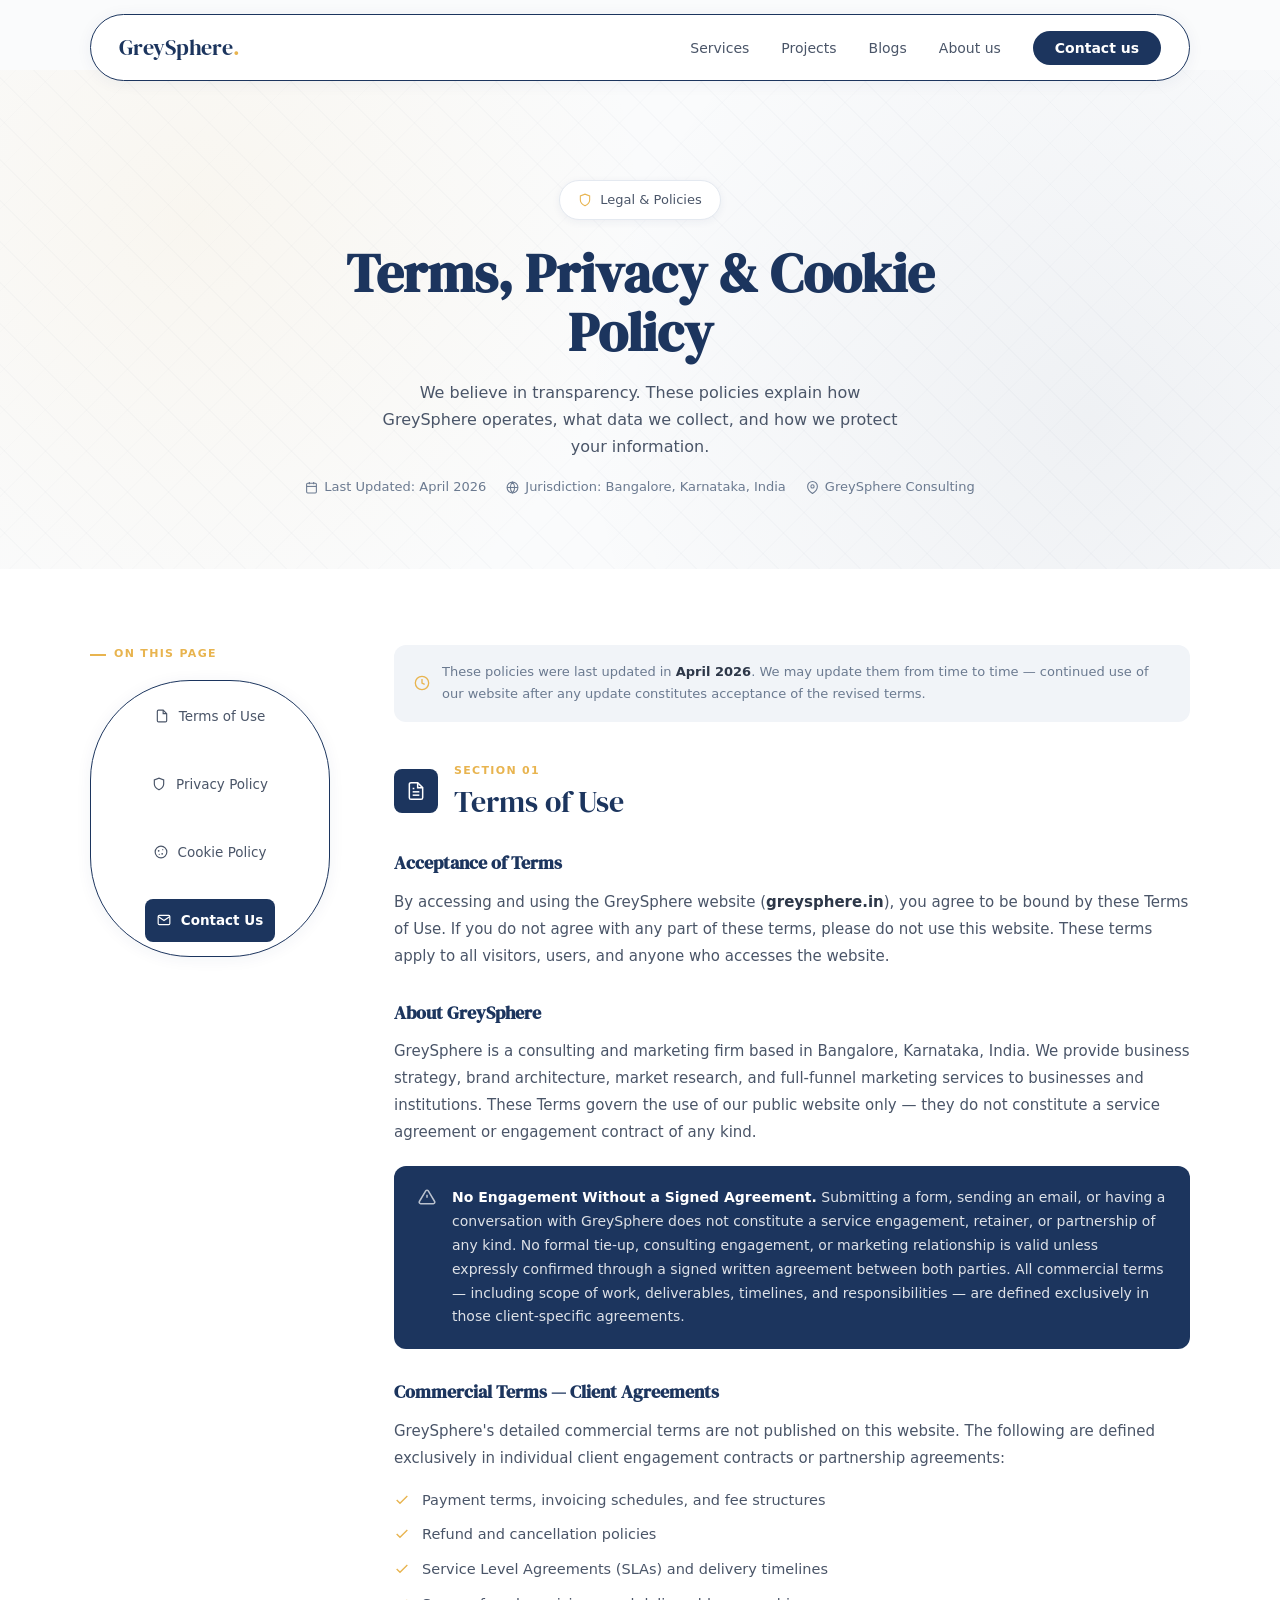
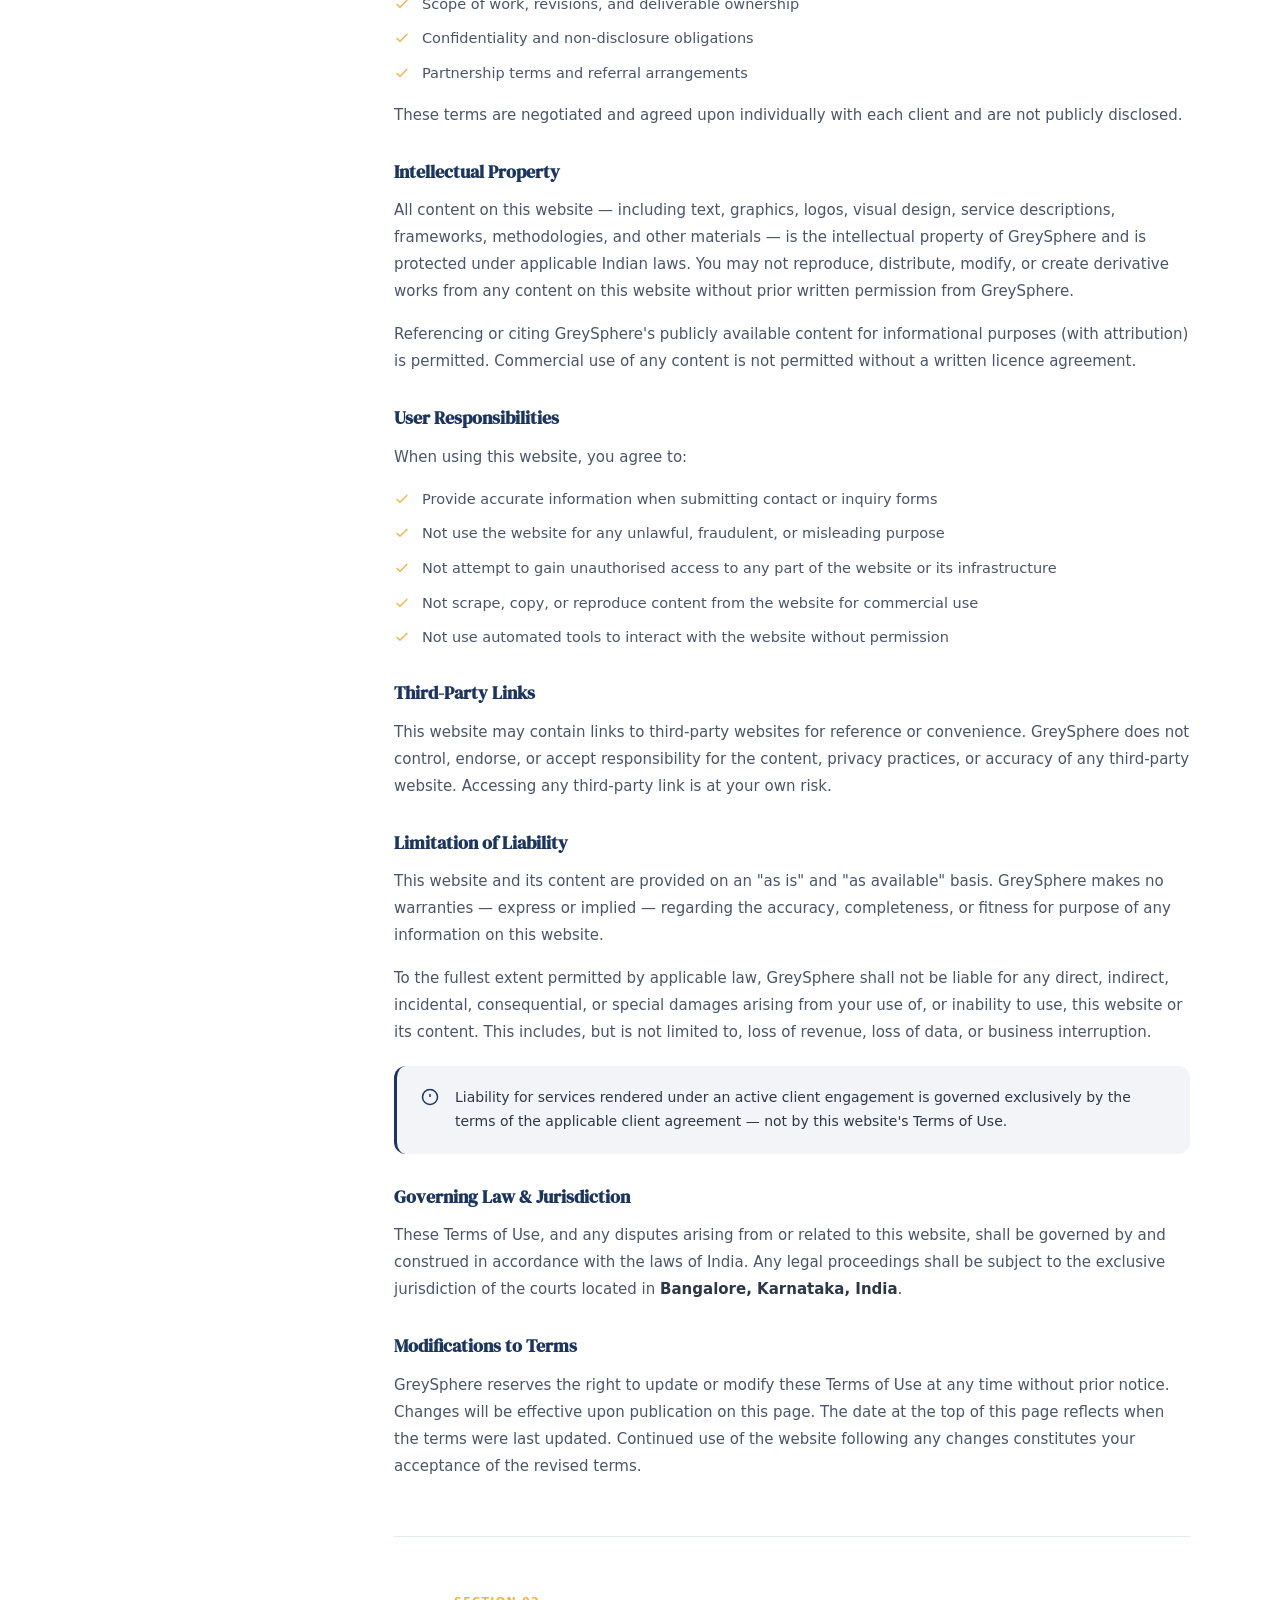
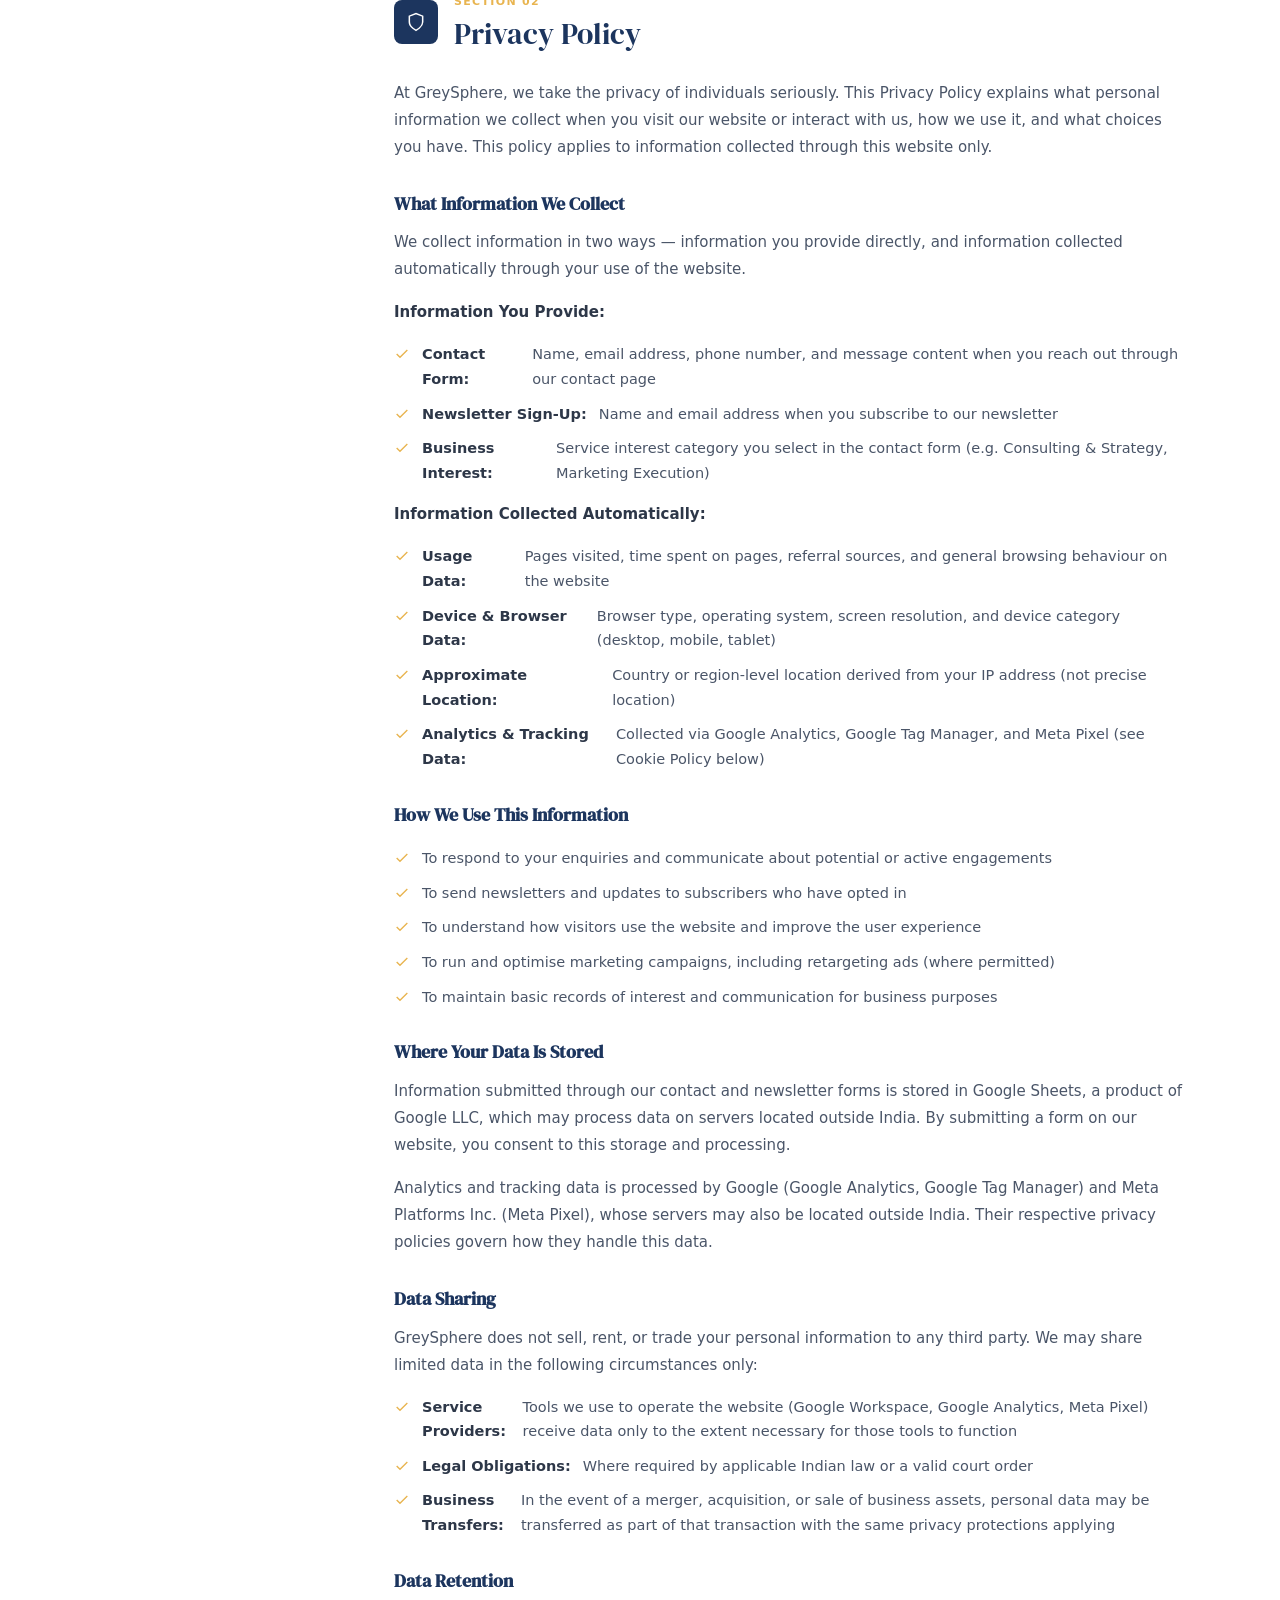
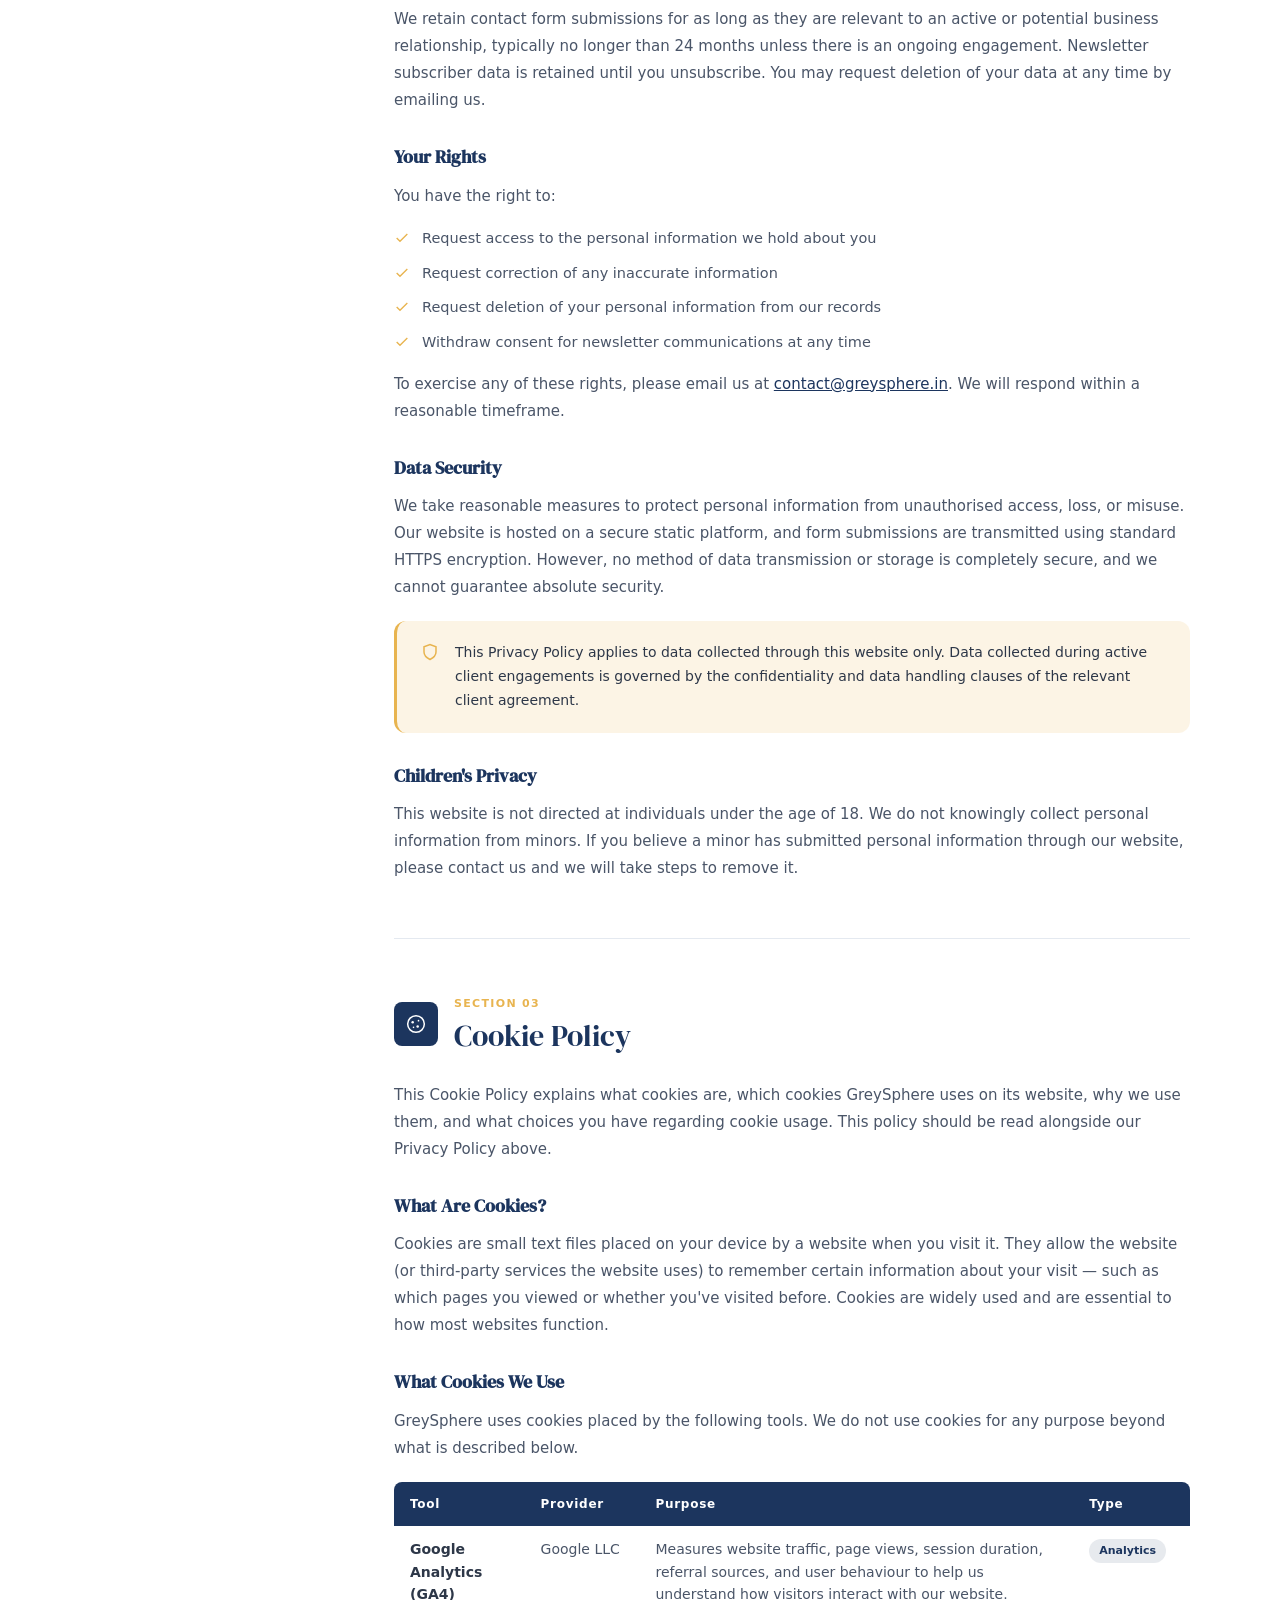
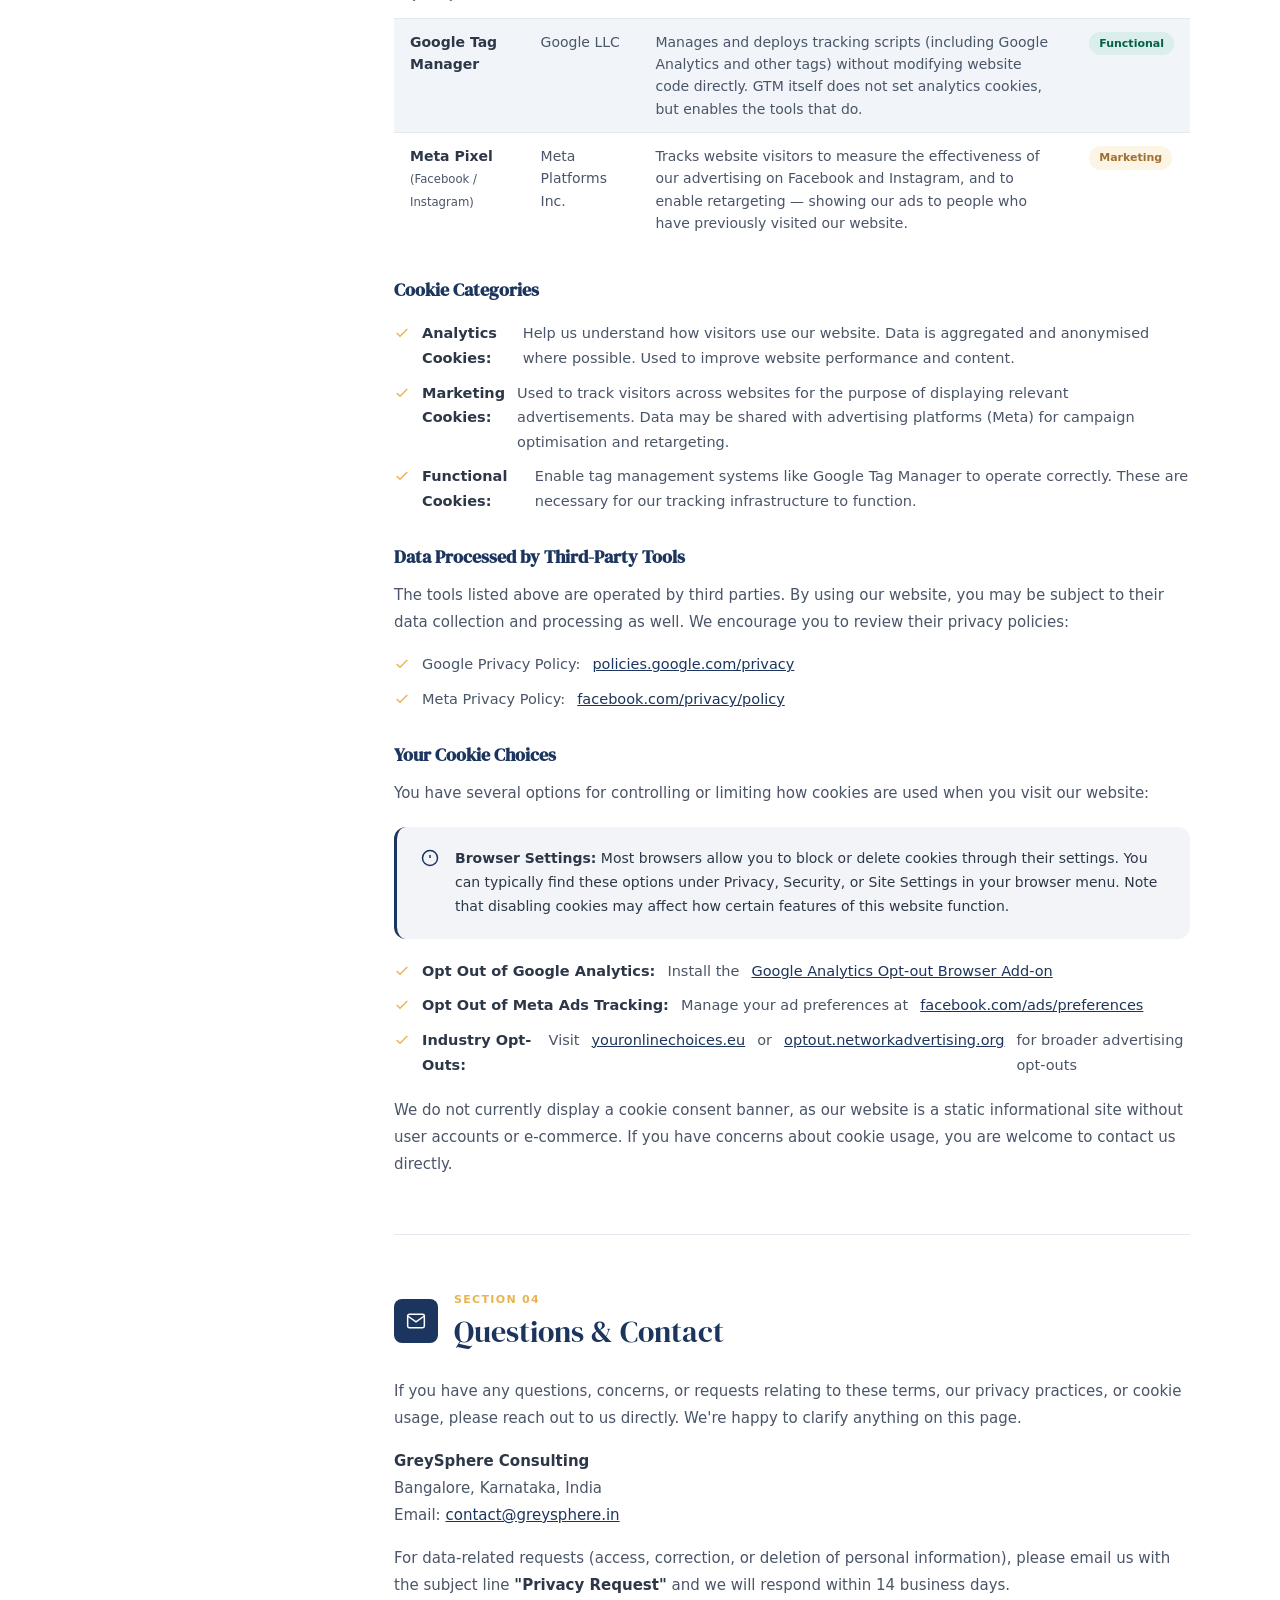
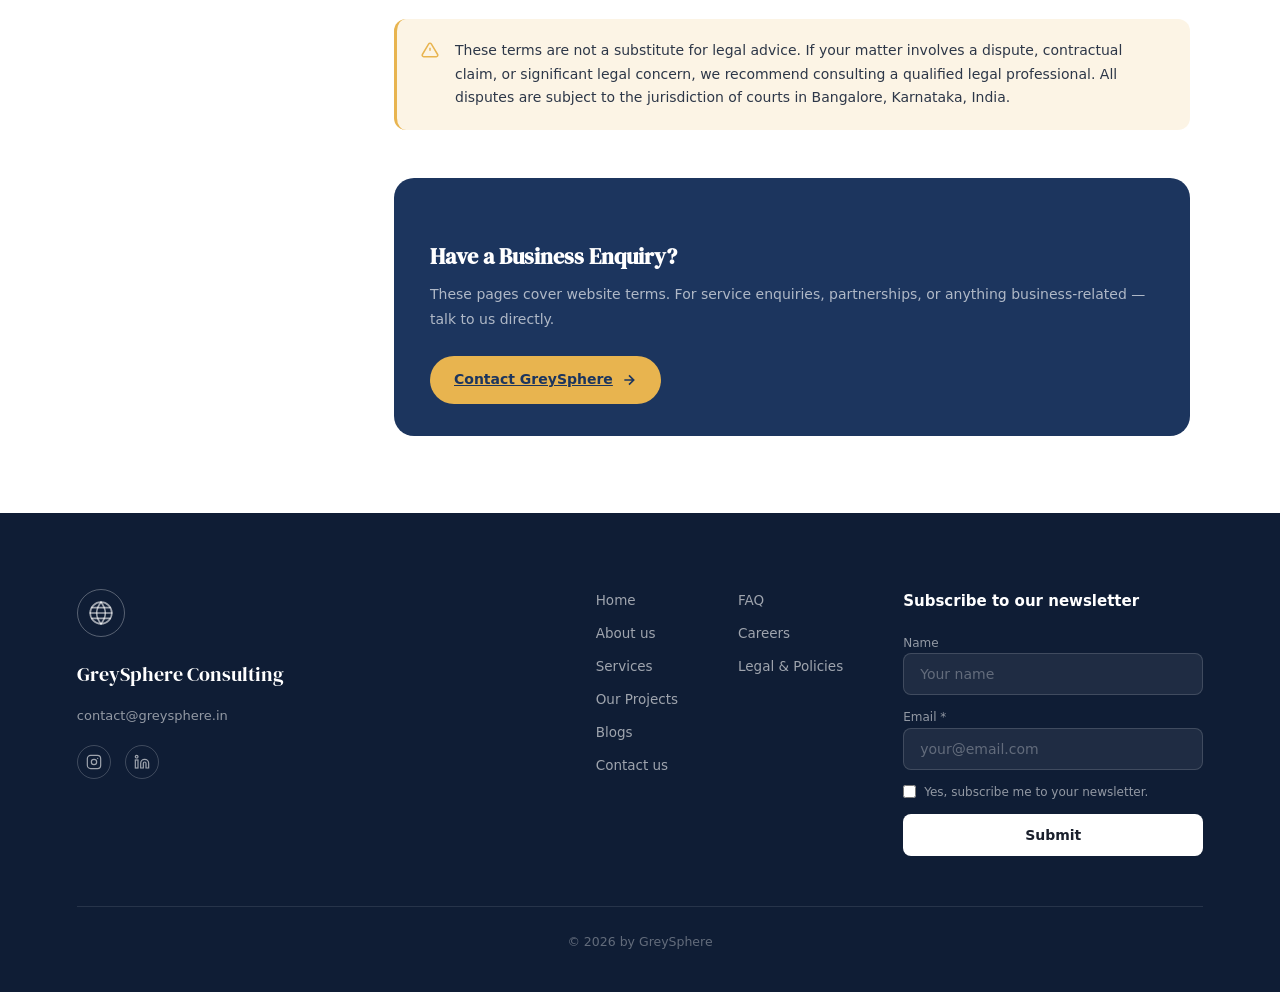
<file: privacy.html>
<!DOCTYPE html>
<html lang="en">
<head>
<meta charset="UTF-8"/>
<meta name="viewport" content="width=device-width, initial-scale=1.0"/>
<title>Terms, Privacy & Cookie Policy — GreySphere</title>

<link rel="preconnect" href="https://fonts.googleapis.com">
<link rel="preconnect" href="https://fonts.gstatic.com" crossorigin>
<link href="https://fonts.googleapis.com/css2?family=DM+Serif+Display:ital@0;1&display=swap" rel="stylesheet">
<link rel="stylesheet" href="https://fonts.cdnfonts.com/css/general-sans">
<link rel="stylesheet" href="global.css">

<style>
/* ============================================================
   PAGE-SPECIFIC STYLES
============================================================ */

/* Hero */
.legal-hero {
  background-color: var(--snow);
  background-image:
    radial-gradient(circle at 15% 30%, rgba(232,180,79,.07) 0%, transparent 40%),
    radial-gradient(circle at 85% 70%, rgba(28,53,94,.05) 0%, transparent 45%),
    repeating-linear-gradient(45deg,  transparent, transparent 28px, rgba(28,53,94,.02) 28px, rgba(28,53,94,.02) 29px),
    repeating-linear-gradient(-45deg, transparent, transparent 28px, rgba(28,53,94,.012) 28px, rgba(28,53,94,.012) 29px);
  padding: clamp(70px,9vw,110px) clamp(24px,6vw,80px) clamp(50px,6vw,70px);
  text-align: center;
}
.legal-hero-inner { max-width: 720px; margin: 0 auto; }
.legal-badge {
  display: inline-flex; align-items: center; gap: 8px;
  background: var(--white); border: 1.5px solid var(--silver);
  border-radius: var(--radius-pill); padding: 8px 18px;
  font-size: 13px; font-weight: 500; color: var(--slate-400);
  margin-bottom: 24px; box-shadow: 0 2px 8px rgba(28,53,94,.06);
}
.legal-badge svg { width: 14px; height: 14px; color: var(--amber); }
.legal-hero h1 {
  font-family: var(--font-serif); font-size: clamp(32px,4.5vw,54px);
  color: var(--navy); line-height: 1.1; margin-bottom: 16px;
}
.legal-hero-meta {
  font-size: 13px; color: var(--slate-300); margin-top: 16px;
  display: flex; align-items: center; justify-content: center; gap: 20px; flex-wrap: wrap;
}
.legal-hero-meta span { display: flex; align-items: center; gap: 6px; }
.legal-hero-meta svg { width: 13px; height: 13px; }

/* Layout */
.legal-body {
  background: var(--white);
  padding: clamp(48px,6vw,80px) clamp(24px,6vw,80px);
}
.legal-body-inner {
  max-width: 1100px; margin: 0 auto;
  display: grid; grid-template-columns: 240px 1fr; gap: 64px; align-items: start;
}

/* Sticky sidebar nav */
.legal-sidebar {
  position: sticky; top: 100px;
}
.legal-sidebar-title {
  font-size: 11px; font-weight: 700; letter-spacing: .12em;
  text-transform: uppercase; color: var(--amber); margin-bottom: 16px;
  display: flex; align-items: center; gap: 8px;
}
.legal-sidebar-title::before { content:''; display:block; width:16px; height:2px; background:var(--amber); }
.legal-nav { display: flex; flex-direction: column; gap: 2px; }
.legal-nav-item {
  display: flex; align-items: center; gap: 10px;
  padding: 10px 12px; border-radius: var(--radius-sm);
  font-size: 13.5px; color: var(--slate-400); cursor: pointer;
  transition: var(--transition); text-decoration: none; border: none; background: none;
  text-align: left;
}
.legal-nav-item:hover { background: var(--pearl); color: var(--navy); }
.legal-nav-item.active { background: var(--navy); color: var(--white); font-weight: 600; }
.legal-nav-item svg { width: 14px; height: 14px; flex-shrink: 0; }
.legal-nav-divider { height: 1px; background: var(--silver); margin: 10px 0; }

/* Content area */
.legal-content { min-width: 0; }

/* Section */
.legal-section {
  padding-bottom: 56px; margin-bottom: 56px;
  border-bottom: 1px solid var(--silver);
  scroll-margin-top: 110px;
}
.legal-section:last-child { border-bottom: none; padding-bottom: 0; margin-bottom: 0; }

.legal-section-header {
  display: flex; align-items: center; gap: 16px; margin-bottom: 28px;
}
.legal-section-icon {
  width: 44px; height: 44px; border-radius: var(--radius-sm);
  background: var(--navy); display: flex; align-items: center;
  justify-content: center; color: var(--white); flex-shrink: 0;
}
.legal-section-icon svg { width: 20px; height: 20px; }
.legal-section-label {
  font-size: 11px; font-weight: 700; letter-spacing: .12em;
  text-transform: uppercase; color: var(--amber); margin-bottom: 4px; display: block;
}
.legal-section-title {
  font-family: var(--font-serif); font-size: clamp(22px,2.5vw,30px);
  color: var(--navy); line-height: 1.2;
}

/* Typography inside sections */
.legal-content h3 {
  font-family: var(--font-serif); font-size: 18px; color: var(--navy);
  margin: 28px 0 10px;
}
.legal-content p {
  font-size: 15px; color: var(--slate-400); line-height: 1.8; margin-bottom: 16px;
}
.legal-content p:last-child { margin-bottom: 0; }
.legal-content strong { color: var(--slate-500); font-weight: 600; }
.legal-content a { color: var(--navy); text-decoration: underline; }
.legal-content a:hover { color: var(--amber); }

/* Info boxes */
.legal-box {
  border-radius: var(--radius-md); padding: 20px 24px;
  margin: 20px 0; display: flex; gap: 16px; align-items: flex-start;
}
.legal-box.info    { background: rgba(28,53,94,.05);   border-left: 3px solid var(--navy); }
.legal-box.amber   { background: var(--amber-glow);    border-left: 3px solid var(--amber); }
.legal-box.strong  { background: var(--navy);          border-left: none; }
.legal-box svg { width: 18px; height: 18px; flex-shrink: 0; margin-top: 2px; }
.legal-box.info   svg { color: var(--navy); }
.legal-box.amber  svg { color: var(--amber); }
.legal-box.strong svg { color: rgba(255,255,255,.7); }
.legal-box p { font-size: 14px; line-height: 1.7; margin: 0; }
.legal-box.info   p { color: var(--slate-500); }
.legal-box.amber  p { color: var(--slate-500); }
.legal-box.strong p { color: rgba(255,255,255,.85); }

/* Lists */
.legal-list {
  list-style: none; display: flex; flex-direction: column;
  gap: 10px; margin: 16px 0;
}
.legal-list li {
  display: flex; align-items: flex-start; gap: 12px;
  font-size: 14.5px; color: var(--slate-400); line-height: 1.7;
}
.legal-list li svg { width: 16px; height: 16px; color: var(--amber); flex-shrink: 0; margin-top: 4px; }

/* Cookie table */
.cookie-table { width: 100%; border-collapse: collapse; margin: 20px 0; font-size: 14px; }
.cookie-table th {
  background: var(--navy); color: var(--white); text-align: left;
  padding: 12px 16px; font-size: 12px; font-weight: 600; letter-spacing: .06em;
}
.cookie-table th:first-child { border-radius: var(--radius-sm) 0 0 0; }
.cookie-table th:last-child  { border-radius: 0 var(--radius-sm) 0 0; }
.cookie-table td {
  padding: 12px 16px; color: var(--slate-400); border-bottom: 1px solid var(--silver);
  vertical-align: top; line-height: 1.6;
}
.cookie-table tr:last-child td { border-bottom: none; }
.cookie-table tr:nth-child(even) td { background: var(--pearl); }
.cookie-badge {
  display: inline-block; padding: 3px 10px; border-radius: 100px;
  font-size: 11px; font-weight: 600;
}
.cookie-badge.analytics  { background: rgba(28,53,94,.1);  color: var(--navy); }
.cookie-badge.marketing  { background: var(--amber-glow);  color: #a07030; }
.cookie-badge.functional { background: rgba(16,185,129,.1); color: #065f46; }

/* Last updated bar */
.legal-updated {
  background: var(--pearl); border-radius: var(--radius-md);
  padding: 16px 20px; margin-bottom: 40px;
  display: flex; align-items: center; gap: 12px;
  font-size: 13px; color: var(--slate-300);
}
.legal-updated svg { width: 16px; height: 16px; color: var(--amber); flex-shrink: 0; }
.legal-updated strong { color: var(--slate-500); }

/* CTA strip */
.legal-cta {
  background: var(--navy); border-radius: var(--radius-lg);
  padding: 32px 36px; margin-top: 48px;
  display: flex; align-items: center; justify-content: space-between; gap: 24px; flex-wrap: wrap;
}
.legal-cta h3 { font-family: var(--font-serif); font-size: 22px; color: var(--white); margin-bottom: 6px; }
.legal-cta p  { font-size: 14px; color: rgba(255,255,255,.65); }
.btn-legal {
  display: inline-flex; align-items: center; gap: 8px;
  background: var(--amber); color: var(--white);
  padding: 12px 24px; border-radius: var(--radius-pill);
  font-size: 14px; font-weight: 600; font-family: var(--font-sans);
  text-decoration: none; white-space: nowrap; transition: var(--transition-s);
}
.btn-legal:hover { background: var(--amber-light); transform: translateY(-2px); }

/* Responsive */
@media (max-width: 900px) {
  .legal-body-inner { grid-template-columns: 1fr; gap: 32px; }
  .legal-sidebar { position: static; }
  .legal-nav { flex-direction: row; flex-wrap: wrap; gap: 8px; }
  .legal-nav-item { padding: 8px 14px; font-size: 13px; }
  .legal-nav-divider { display: none; }
}
@media (max-width: 600px) {
  .legal-cta { flex-direction: column; align-items: flex-start; }
  .cookie-table { font-size: 13px; }
  .cookie-table th, .cookie-table td { padding: 10px 12px; }
}
</style>
</head>
<body>

<div id="site-header"></div>

<!-- HERO -->
<section class="legal-hero">
  <div class="legal-hero-inner">
    <div class="legal-badge">
      <svg viewBox="0 0 24 24" fill="none" stroke="currentColor" stroke-width="1.8"><path d="M12 22s8-4 8-10V5l-8-3-8 3v7c0 6 8 10 8 10z"/></svg>
      Legal & Policies
    </div>
    <h1>Terms, Privacy &amp; Cookie Policy</h1>
    <p style="font-size:16px; color:var(--slate-400); line-height:1.7; max-width:520px; margin:0 auto;">
      We believe in transparency. These policies explain how GreySphere operates, what data we collect, and how we protect your information.
    </p>
    <div class="legal-hero-meta">
      <span><svg viewBox="0 0 24 24" fill="none" stroke="currentColor" stroke-width="2"><rect x="3" y="4" width="18" height="18" rx="2"/><line x1="16" y1="2" x2="16" y2="6"/><line x1="8" y1="2" x2="8" y2="6"/><line x1="3" y1="10" x2="21" y2="10"/></svg>Last Updated: April 2026</span>
      <span><svg viewBox="0 0 24 24" fill="none" stroke="currentColor" stroke-width="2"><circle cx="12" cy="12" r="10"/><line x1="2" y1="12" x2="22" y2="12"/><path d="M12 2a15.3 15.3 0 014 10 15.3 15.3 0 01-4 10 15.3 15.3 0 01-4-10 15.3 15.3 0 014-10z"/></svg>Jurisdiction: Bangalore, Karnataka, India</span>
      <span><svg viewBox="0 0 24 24" fill="none" stroke="currentColor" stroke-width="2"><path d="M21 10c0 7-9 13-9 13s-9-6-9-13a9 9 0 0118 0z"/><circle cx="12" cy="10" r="3"/></svg>GreySphere Consulting</span>
    </div>
  </div>
</section>

<!-- BODY -->
<div class="legal-body">
  <div class="legal-body-inner">

    <!-- SIDEBAR -->
    <aside class="legal-sidebar">
      <div class="legal-sidebar-title">On This Page</div>
      <nav class="legal-nav">
        <a class="legal-nav-item active" href="#terms" onclick="setActive(this)">
          <svg viewBox="0 0 24 24" fill="none" stroke="currentColor" stroke-width="2"><path d="M14 2H6a2 2 0 00-2 2v16a2 2 0 002 2h12a2 2 0 002-2V8z"/><polyline points="14 2 14 8 20 8"/></svg>
          Terms of Use
        </a>
        <div class="legal-nav-divider"></div>
        <a class="legal-nav-item" href="#privacy" onclick="setActive(this)">
          <svg viewBox="0 0 24 24" fill="none" stroke="currentColor" stroke-width="2"><path d="M12 22s8-4 8-10V5l-8-3-8 3v7c0 6 8 10 8 10z"/></svg>
          Privacy Policy
        </a>
        <div class="legal-nav-divider"></div>
        <a class="legal-nav-item" href="#cookies" onclick="setActive(this)">
          <svg viewBox="0 0 24 24" fill="none" stroke="currentColor" stroke-width="2"><circle cx="12" cy="12" r="10"/><circle cx="8" cy="10" r="1.5" fill="currentColor" stroke="none"/><circle cx="15" cy="8" r="1" fill="currentColor" stroke="none"/><circle cx="14" cy="15" r="1.5" fill="currentColor" stroke="none"/><circle cx="9" cy="16" r="1" fill="currentColor" stroke="none"/></svg>
          Cookie Policy
        </a>
        <div class="legal-nav-divider"></div>
        <a class="legal-nav-item" href="#contact-legal" onclick="setActive(this)">
          <svg viewBox="0 0 24 24" fill="none" stroke="currentColor" stroke-width="2"><path d="M4 4h16c1.1 0 2 .9 2 2v12c0 1.1-.9 2-2 2H4c-1.1 0-2-.9-2-2V6c0-1.1.9-2 2-2z"/><polyline points="22,6 12,13 2,6"/></svg>
          Contact Us
        </a>
      </nav>
    </aside>

    <!-- CONTENT -->
    <div class="legal-content">

      <div class="legal-updated">
        <svg viewBox="0 0 24 24" fill="none" stroke="currentColor" stroke-width="2"><circle cx="12" cy="12" r="10"/><polyline points="12 6 12 12 16 14"/></svg>
        <span>These policies were last updated in <strong>April 2026</strong>. We may update them from time to time — continued use of our website after any update constitutes acceptance of the revised terms.</span>
      </div>

      <!-- ===================== TERMS OF USE ===================== -->
      <section class="legal-section" id="terms">
        <div class="legal-section-header">
          <div class="legal-section-icon">
            <svg viewBox="0 0 24 24" fill="none" stroke="currentColor" stroke-width="1.8"><path d="M14 2H6a2 2 0 00-2 2v16a2 2 0 002 2h12a2 2 0 002-2V8z"/><polyline points="14 2 14 8 20 8"/><line x1="16" y1="13" x2="8" y2="13"/><line x1="16" y1="17" x2="8" y2="17"/><polyline points="10 9 9 9 8 9"/></svg>
          </div>
          <div>
            <span class="legal-section-label">Section 01</span>
            <div class="legal-section-title">Terms of Use</div>
          </div>
        </div>

        <h3>Acceptance of Terms</h3>
        <p>By accessing and using the GreySphere website (<strong>greysphere.in</strong>), you agree to be bound by these Terms of Use. If you do not agree with any part of these terms, please do not use this website. These terms apply to all visitors, users, and anyone who accesses the website.</p>

        <h3>About GreySphere</h3>
        <p>GreySphere is a consulting and marketing firm based in Bangalore, Karnataka, India. We provide business strategy, brand architecture, market research, and full-funnel marketing services to businesses and institutions. These Terms govern the use of our public website only — they do not constitute a service agreement or engagement contract of any kind.</p>

        <div class="legal-box strong">
          <svg viewBox="0 0 24 24" fill="none" stroke="currentColor" stroke-width="2"><path d="M10.29 3.86L1.82 18a2 2 0 001.71 3h16.94a2 2 0 001.71-3L13.71 3.86a2 2 0 00-3.42 0z"/><line x1="12" y1="9" x2="12" y2="13"/><line x1="12" y1="17" x2="12.01" y2="17"/></svg>
          <p><strong style="color:var(--white);">No Engagement Without a Signed Agreement.</strong> Submitting a form, sending an email, or having a conversation with GreySphere does not constitute a service engagement, retainer, or partnership of any kind. No formal tie-up, consulting engagement, or marketing relationship is valid unless expressly confirmed through a signed written agreement between both parties. All commercial terms — including scope of work, deliverables, timelines, and responsibilities — are defined exclusively in those client-specific agreements.</p>
        </div>

        <h3>Commercial Terms — Client Agreements</h3>
        <p>GreySphere's detailed commercial terms are not published on this website. The following are defined exclusively in individual client engagement contracts or partnership agreements:</p>
        <ul class="legal-list">
          <li><svg viewBox="0 0 24 24" fill="none" stroke="currentColor" stroke-width="2"><path d="M20 6L9 17l-5-5"/></svg>Payment terms, invoicing schedules, and fee structures</li>
          <li><svg viewBox="0 0 24 24" fill="none" stroke="currentColor" stroke-width="2"><path d="M20 6L9 17l-5-5"/></svg>Refund and cancellation policies</li>
          <li><svg viewBox="0 0 24 24" fill="none" stroke="currentColor" stroke-width="2"><path d="M20 6L9 17l-5-5"/></svg>Service Level Agreements (SLAs) and delivery timelines</li>
          <li><svg viewBox="0 0 24 24" fill="none" stroke="currentColor" stroke-width="2"><path d="M20 6L9 17l-5-5"/></svg>Scope of work, revisions, and deliverable ownership</li>
          <li><svg viewBox="0 0 24 24" fill="none" stroke="currentColor" stroke-width="2"><path d="M20 6L9 17l-5-5"/></svg>Confidentiality and non-disclosure obligations</li>
          <li><svg viewBox="0 0 24 24" fill="none" stroke="currentColor" stroke-width="2"><path d="M20 6L9 17l-5-5"/></svg>Partnership terms and referral arrangements</li>
        </ul>
        <p>These terms are negotiated and agreed upon individually with each client and are not publicly disclosed.</p>

        <h3>Intellectual Property</h3>
        <p>All content on this website — including text, graphics, logos, visual design, service descriptions, frameworks, methodologies, and other materials — is the intellectual property of GreySphere and is protected under applicable Indian laws. You may not reproduce, distribute, modify, or create derivative works from any content on this website without prior written permission from GreySphere.</p>
        <p>Referencing or citing GreySphere's publicly available content for informational purposes (with attribution) is permitted. Commercial use of any content is not permitted without a written licence agreement.</p>

        <h3>User Responsibilities</h3>
        <p>When using this website, you agree to:</p>
        <ul class="legal-list">
          <li><svg viewBox="0 0 24 24" fill="none" stroke="currentColor" stroke-width="2"><path d="M20 6L9 17l-5-5"/></svg>Provide accurate information when submitting contact or inquiry forms</li>
          <li><svg viewBox="0 0 24 24" fill="none" stroke="currentColor" stroke-width="2"><path d="M20 6L9 17l-5-5"/></svg>Not use the website for any unlawful, fraudulent, or misleading purpose</li>
          <li><svg viewBox="0 0 24 24" fill="none" stroke="currentColor" stroke-width="2"><path d="M20 6L9 17l-5-5"/></svg>Not attempt to gain unauthorised access to any part of the website or its infrastructure</li>
          <li><svg viewBox="0 0 24 24" fill="none" stroke="currentColor" stroke-width="2"><path d="M20 6L9 17l-5-5"/></svg>Not scrape, copy, or reproduce content from the website for commercial use</li>
          <li><svg viewBox="0 0 24 24" fill="none" stroke="currentColor" stroke-width="2"><path d="M20 6L9 17l-5-5"/></svg>Not use automated tools to interact with the website without permission</li>
        </ul>

        <h3>Third-Party Links</h3>
        <p>This website may contain links to third-party websites for reference or convenience. GreySphere does not control, endorse, or accept responsibility for the content, privacy practices, or accuracy of any third-party website. Accessing any third-party link is at your own risk.</p>

        <h3>Limitation of Liability</h3>
        <p>This website and its content are provided on an "as is" and "as available" basis. GreySphere makes no warranties — express or implied — regarding the accuracy, completeness, or fitness for purpose of any information on this website.</p>
        <p>To the fullest extent permitted by applicable law, GreySphere shall not be liable for any direct, indirect, incidental, consequential, or special damages arising from your use of, or inability to use, this website or its content. This includes, but is not limited to, loss of revenue, loss of data, or business interruption.</p>

        <div class="legal-box info">
          <svg viewBox="0 0 24 24" fill="none" stroke="currentColor" stroke-width="2"><circle cx="12" cy="12" r="10"/><line x1="12" y1="8" x2="12" y2="12"/><line x1="12" y1="16" x2="12.01" y2="16"/></svg>
          <p>Liability for services rendered under an active client engagement is governed exclusively by the terms of the applicable client agreement — not by this website's Terms of Use.</p>
        </div>

        <h3>Governing Law & Jurisdiction</h3>
        <p>These Terms of Use, and any disputes arising from or related to this website, shall be governed by and construed in accordance with the laws of India. Any legal proceedings shall be subject to the exclusive jurisdiction of the courts located in <strong>Bangalore, Karnataka, India</strong>.</p>

        <h3>Modifications to Terms</h3>
        <p>GreySphere reserves the right to update or modify these Terms of Use at any time without prior notice. Changes will be effective upon publication on this page. The date at the top of this page reflects when the terms were last updated. Continued use of the website following any changes constitutes your acceptance of the revised terms.</p>

      </section>

      <!-- ===================== PRIVACY POLICY ===================== -->
      <section class="legal-section" id="privacy">
        <div class="legal-section-header">
          <div class="legal-section-icon">
            <svg viewBox="0 0 24 24" fill="none" stroke="currentColor" stroke-width="1.8"><path d="M12 22s8-4 8-10V5l-8-3-8 3v7c0 6 8 10 8 10z"/></svg>
          </div>
          <div>
            <span class="legal-section-label">Section 02</span>
            <div class="legal-section-title">Privacy Policy</div>
          </div>
        </div>

        <p>At GreySphere, we take the privacy of individuals seriously. This Privacy Policy explains what personal information we collect when you visit our website or interact with us, how we use it, and what choices you have. This policy applies to information collected through this website only.</p>

        <h3>What Information We Collect</h3>
        <p>We collect information in two ways — information you provide directly, and information collected automatically through your use of the website.</p>

        <p><strong>Information You Provide:</strong></p>
        <ul class="legal-list">
          <li><svg viewBox="0 0 24 24" fill="none" stroke="currentColor" stroke-width="2"><path d="M20 6L9 17l-5-5"/></svg><strong>Contact Form:</strong> Name, email address, phone number, and message content when you reach out through our contact page</li>
          <li><svg viewBox="0 0 24 24" fill="none" stroke="currentColor" stroke-width="2"><path d="M20 6L9 17l-5-5"/></svg><strong>Newsletter Sign-Up:</strong> Name and email address when you subscribe to our newsletter</li>
          <li><svg viewBox="0 0 24 24" fill="none" stroke="currentColor" stroke-width="2"><path d="M20 6L9 17l-5-5"/></svg><strong>Business Interest:</strong> Service interest category you select in the contact form (e.g. Consulting & Strategy, Marketing Execution)</li>
        </ul>

        <p><strong>Information Collected Automatically:</strong></p>
        <ul class="legal-list">
          <li><svg viewBox="0 0 24 24" fill="none" stroke="currentColor" stroke-width="2"><path d="M20 6L9 17l-5-5"/></svg><strong>Usage Data:</strong> Pages visited, time spent on pages, referral sources, and general browsing behaviour on the website</li>
          <li><svg viewBox="0 0 24 24" fill="none" stroke="currentColor" stroke-width="2"><path d="M20 6L9 17l-5-5"/></svg><strong>Device & Browser Data:</strong> Browser type, operating system, screen resolution, and device category (desktop, mobile, tablet)</li>
          <li><svg viewBox="0 0 24 24" fill="none" stroke="currentColor" stroke-width="2"><path d="M20 6L9 17l-5-5"/></svg><strong>Approximate Location:</strong> Country or region-level location derived from your IP address (not precise location)</li>
          <li><svg viewBox="0 0 24 24" fill="none" stroke="currentColor" stroke-width="2"><path d="M20 6L9 17l-5-5"/></svg><strong>Analytics & Tracking Data:</strong> Collected via Google Analytics, Google Tag Manager, and Meta Pixel (see Cookie Policy below)</li>
        </ul>

        <h3>How We Use This Information</h3>
        <ul class="legal-list">
          <li><svg viewBox="0 0 24 24" fill="none" stroke="currentColor" stroke-width="2"><path d="M20 6L9 17l-5-5"/></svg>To respond to your enquiries and communicate about potential or active engagements</li>
          <li><svg viewBox="0 0 24 24" fill="none" stroke="currentColor" stroke-width="2"><path d="M20 6L9 17l-5-5"/></svg>To send newsletters and updates to subscribers who have opted in</li>
          <li><svg viewBox="0 0 24 24" fill="none" stroke="currentColor" stroke-width="2"><path d="M20 6L9 17l-5-5"/></svg>To understand how visitors use the website and improve the user experience</li>
          <li><svg viewBox="0 0 24 24" fill="none" stroke="currentColor" stroke-width="2"><path d="M20 6L9 17l-5-5"/></svg>To run and optimise marketing campaigns, including retargeting ads (where permitted)</li>
          <li><svg viewBox="0 0 24 24" fill="none" stroke="currentColor" stroke-width="2"><path d="M20 6L9 17l-5-5"/></svg>To maintain basic records of interest and communication for business purposes</li>
        </ul>

        <h3>Where Your Data Is Stored</h3>
        <p>Information submitted through our contact and newsletter forms is stored in Google Sheets, a product of Google LLC, which may process data on servers located outside India. By submitting a form on our website, you consent to this storage and processing.</p>
        <p>Analytics and tracking data is processed by Google (Google Analytics, Google Tag Manager) and Meta Platforms Inc. (Meta Pixel), whose servers may also be located outside India. Their respective privacy policies govern how they handle this data.</p>

        <h3>Data Sharing</h3>
        <p>GreySphere does not sell, rent, or trade your personal information to any third party. We may share limited data in the following circumstances only:</p>
        <ul class="legal-list">
          <li><svg viewBox="0 0 24 24" fill="none" stroke="currentColor" stroke-width="2"><path d="M20 6L9 17l-5-5"/></svg><strong>Service Providers:</strong> Tools we use to operate the website (Google Workspace, Google Analytics, Meta Pixel) receive data only to the extent necessary for those tools to function</li>
          <li><svg viewBox="0 0 24 24" fill="none" stroke="currentColor" stroke-width="2"><path d="M20 6L9 17l-5-5"/></svg><strong>Legal Obligations:</strong> Where required by applicable Indian law or a valid court order</li>
          <li><svg viewBox="0 0 24 24" fill="none" stroke="currentColor" stroke-width="2"><path d="M20 6L9 17l-5-5"/></svg><strong>Business Transfers:</strong> In the event of a merger, acquisition, or sale of business assets, personal data may be transferred as part of that transaction with the same privacy protections applying</li>
        </ul>

        <h3>Data Retention</h3>
        <p>We retain contact form submissions for as long as they are relevant to an active or potential business relationship, typically no longer than 24 months unless there is an ongoing engagement. Newsletter subscriber data is retained until you unsubscribe. You may request deletion of your data at any time by emailing us.</p>

        <h3>Your Rights</h3>
        <p>You have the right to:</p>
        <ul class="legal-list">
          <li><svg viewBox="0 0 24 24" fill="none" stroke="currentColor" stroke-width="2"><path d="M20 6L9 17l-5-5"/></svg>Request access to the personal information we hold about you</li>
          <li><svg viewBox="0 0 24 24" fill="none" stroke="currentColor" stroke-width="2"><path d="M20 6L9 17l-5-5"/></svg>Request correction of any inaccurate information</li>
          <li><svg viewBox="0 0 24 24" fill="none" stroke="currentColor" stroke-width="2"><path d="M20 6L9 17l-5-5"/></svg>Request deletion of your personal information from our records</li>
          <li><svg viewBox="0 0 24 24" fill="none" stroke="currentColor" stroke-width="2"><path d="M20 6L9 17l-5-5"/></svg>Withdraw consent for newsletter communications at any time</li>
        </ul>
        <p>To exercise any of these rights, please email us at <a href="mailto:contact@greysphere.in">contact@greysphere.in</a>. We will respond within a reasonable timeframe.</p>

        <h3>Data Security</h3>
        <p>We take reasonable measures to protect personal information from unauthorised access, loss, or misuse. Our website is hosted on a secure static platform, and form submissions are transmitted using standard HTTPS encryption. However, no method of data transmission or storage is completely secure, and we cannot guarantee absolute security.</p>

        <div class="legal-box amber">
          <svg viewBox="0 0 24 24" fill="none" stroke="currentColor" stroke-width="2"><path d="M12 22s8-4 8-10V5l-8-3-8 3v7c0 6 8 10 8 10z"/></svg>
          <p>This Privacy Policy applies to data collected through this website only. Data collected during active client engagements is governed by the confidentiality and data handling clauses of the relevant client agreement.</p>
        </div>

        <h3>Children's Privacy</h3>
        <p>This website is not directed at individuals under the age of 18. We do not knowingly collect personal information from minors. If you believe a minor has submitted personal information through our website, please contact us and we will take steps to remove it.</p>

      </section>

      <!-- ===================== COOKIE POLICY ===================== -->
      <section class="legal-section" id="cookies">
        <div class="legal-section-header">
          <div class="legal-section-icon">
            <svg viewBox="0 0 24 24" fill="none" stroke="currentColor" stroke-width="1.8"><circle cx="12" cy="12" r="10"/><circle cx="8" cy="10" r="1.5" fill="currentColor" stroke="none"/><circle cx="15" cy="8" r="1" fill="currentColor" stroke="none"/><circle cx="14" cy="15" r="1.5" fill="currentColor" stroke="none"/><circle cx="9" cy="16" r="1" fill="currentColor" stroke="none"/></svg>
          </div>
          <div>
            <span class="legal-section-label">Section 03</span>
            <div class="legal-section-title">Cookie Policy</div>
          </div>
        </div>

        <p>This Cookie Policy explains what cookies are, which cookies GreySphere uses on its website, why we use them, and what choices you have regarding cookie usage. This policy should be read alongside our Privacy Policy above.</p>

        <h3>What Are Cookies?</h3>
        <p>Cookies are small text files placed on your device by a website when you visit it. They allow the website (or third-party services the website uses) to remember certain information about your visit — such as which pages you viewed or whether you've visited before. Cookies are widely used and are essential to how most websites function.</p>

        <h3>What Cookies We Use</h3>
        <p>GreySphere uses cookies placed by the following tools. We do not use cookies for any purpose beyond what is described below.</p>

        <table class="cookie-table">
          <thead>
            <tr>
              <th>Tool</th>
              <th>Provider</th>
              <th>Purpose</th>
              <th>Type</th>
            </tr>
          </thead>
          <tbody>
            <tr>
              <td><strong>Google Analytics (GA4)</strong></td>
              <td>Google LLC</td>
              <td>Measures website traffic, page views, session duration, referral sources, and user behaviour to help us understand how visitors interact with our website.</td>
              <td><span class="cookie-badge analytics">Analytics</span></td>
            </tr>
            <tr>
              <td><strong>Google Tag Manager</strong></td>
              <td>Google LLC</td>
              <td>Manages and deploys tracking scripts (including Google Analytics and other tags) without modifying website code directly. GTM itself does not set analytics cookies, but enables the tools that do.</td>
              <td><span class="cookie-badge functional">Functional</span></td>
            </tr>
            <tr>
              <td><strong>Meta Pixel</strong><br><small>(Facebook / Instagram)</small></td>
              <td>Meta Platforms Inc.</td>
              <td>Tracks website visitors to measure the effectiveness of our advertising on Facebook and Instagram, and to enable retargeting — showing our ads to people who have previously visited our website.</td>
              <td><span class="cookie-badge marketing">Marketing</span></td>
            </tr>
          </tbody>
        </table>

        <h3>Cookie Categories</h3>
        <ul class="legal-list">
          <li><svg viewBox="0 0 24 24" fill="none" stroke="currentColor" stroke-width="2"><path d="M20 6L9 17l-5-5"/></svg><strong>Analytics Cookies:</strong> Help us understand how visitors use our website. Data is aggregated and anonymised where possible. Used to improve website performance and content.</li>
          <li><svg viewBox="0 0 24 24" fill="none" stroke="currentColor" stroke-width="2"><path d="M20 6L9 17l-5-5"/></svg><strong>Marketing Cookies:</strong> Used to track visitors across websites for the purpose of displaying relevant advertisements. Data may be shared with advertising platforms (Meta) for campaign optimisation and retargeting.</li>
          <li><svg viewBox="0 0 24 24" fill="none" stroke="currentColor" stroke-width="2"><path d="M20 6L9 17l-5-5"/></svg><strong>Functional Cookies:</strong> Enable tag management systems like Google Tag Manager to operate correctly. These are necessary for our tracking infrastructure to function.</li>
        </ul>

        <h3>Data Processed by Third-Party Tools</h3>
        <p>The tools listed above are operated by third parties. By using our website, you may be subject to their data collection and processing as well. We encourage you to review their privacy policies:</p>
        <ul class="legal-list">
          <li><svg viewBox="0 0 24 24" fill="none" stroke="currentColor" stroke-width="2"><path d="M20 6L9 17l-5-5"/></svg>Google Privacy Policy: <a href="https://policies.google.com/privacy" target="_blank" rel="noopener">policies.google.com/privacy</a></li>
          <li><svg viewBox="0 0 24 24" fill="none" stroke="currentColor" stroke-width="2"><path d="M20 6L9 17l-5-5"/></svg>Meta Privacy Policy: <a href="https://www.facebook.com/privacy/policy/" target="_blank" rel="noopener">facebook.com/privacy/policy</a></li>
        </ul>

        <h3>Your Cookie Choices</h3>
        <p>You have several options for controlling or limiting how cookies are used when you visit our website:</p>

        <div class="legal-box info">
          <svg viewBox="0 0 24 24" fill="none" stroke="currentColor" stroke-width="2"><circle cx="12" cy="12" r="10"/><line x1="12" y1="8" x2="12" y2="12"/><line x1="12" y1="16" x2="12.01" y2="16"/></svg>
          <p><strong>Browser Settings:</strong> Most browsers allow you to block or delete cookies through their settings. You can typically find these options under Privacy, Security, or Site Settings in your browser menu. Note that disabling cookies may affect how certain features of this website function.</p>
        </div>

        <ul class="legal-list" style="margin-top:16px;">
          <li><svg viewBox="0 0 24 24" fill="none" stroke="currentColor" stroke-width="2"><path d="M20 6L9 17l-5-5"/></svg><strong>Opt Out of Google Analytics:</strong> Install the <a href="https://tools.google.com/dlpage/gaoptout" target="_blank" rel="noopener">Google Analytics Opt-out Browser Add-on</a></li>
          <li><svg viewBox="0 0 24 24" fill="none" stroke="currentColor" stroke-width="2"><path d="M20 6L9 17l-5-5"/></svg><strong>Opt Out of Meta Ads Tracking:</strong> Manage your ad preferences at <a href="https://www.facebook.com/ads/preferences" target="_blank" rel="noopener">facebook.com/ads/preferences</a></li>
          <li><svg viewBox="0 0 24 24" fill="none" stroke="currentColor" stroke-width="2"><path d="M20 6L9 17l-5-5"/></svg><strong>Industry Opt-Outs:</strong> Visit <a href="https://youronlinechoices.eu" target="_blank" rel="noopener">youronlinechoices.eu</a> or <a href="https://optout.networkadvertising.org" target="_blank" rel="noopener">optout.networkadvertising.org</a> for broader advertising opt-outs</li>
        </ul>

        <p style="margin-top:20px;">We do not currently display a cookie consent banner, as our website is a static informational site without user accounts or e-commerce. If you have concerns about cookie usage, you are welcome to contact us directly.</p>

      </section>

      <!-- ===================== CONTACT ===================== -->
      <section class="legal-section" id="contact-legal">
        <div class="legal-section-header">
          <div class="legal-section-icon">
            <svg viewBox="0 0 24 24" fill="none" stroke="currentColor" stroke-width="1.8"><path d="M4 4h16c1.1 0 2 .9 2 2v12c0 1.1-.9 2-2 2H4c-1.1 0-2-.9-2-2V6c0-1.1.9-2 2-2z"/><polyline points="22,6 12,13 2,6"/></svg>
          </div>
          <div>
            <span class="legal-section-label">Section 04</span>
            <div class="legal-section-title">Questions & Contact</div>
          </div>
        </div>

        <p>If you have any questions, concerns, or requests relating to these terms, our privacy practices, or cookie usage, please reach out to us directly. We're happy to clarify anything on this page.</p>

        <p><strong>GreySphere Consulting</strong><br>
        Bangalore, Karnataka, India<br>
        Email: <a href="mailto:contact@greysphere.in">contact@greysphere.in</a></p>

        <p>For data-related requests (access, correction, or deletion of personal information), please email us with the subject line <strong>"Privacy Request"</strong> and we will respond within 14 business days.</p>

        <div class="legal-box amber">
          <svg viewBox="0 0 24 24" fill="none" stroke="currentColor" stroke-width="2"><path d="M10.29 3.86L1.82 18a2 2 0 001.71 3h16.94a2 2 0 001.71-3L13.71 3.86a2 2 0 00-3.42 0z"/><line x1="12" y1="9" x2="12" y2="13"/><line x1="12" y1="17" x2="12.01" y2="17"/></svg>
          <p>These terms are not a substitute for legal advice. If your matter involves a dispute, contractual claim, or significant legal concern, we recommend consulting a qualified legal professional. All disputes are subject to the jurisdiction of courts in Bangalore, Karnataka, India.</p>
        </div>

        <div class="legal-cta">
          <div>
            <h3>Have a Business Enquiry?</h3>
            <p>These pages cover website terms. For service enquiries, partnerships, or anything business-related — talk to us directly.</p>
          </div>
          <a href="contact.html" class="btn-legal">
            Contact GreySphere
            <svg width="16" height="16" viewBox="0 0 24 24" fill="none" stroke="currentColor" stroke-width="2.5"><path d="M5 12h14M12 5l7 7-7 7"/></svg>
          </a>
        </div>

      </section>

    </div><!-- /legal-content -->
  </div><!-- /legal-body-inner -->
</div><!-- /legal-body -->

<div id="site-footer"></div>

<script src="global.js"></script>
<script>
/* Sidebar active state on click */
function setActive(el) {
  document.querySelectorAll('.legal-nav-item').forEach(i => i.classList.remove('active'));
  el.classList.add('active');
}

/* Sidebar active state on scroll */
const sections = document.querySelectorAll('.legal-section');
const navItems = document.querySelectorAll('.legal-nav-item');

const observer = new IntersectionObserver(entries => {
  entries.forEach(entry => {
    if (entry.isIntersecting) {
      const id = entry.target.getAttribute('id');
      navItems.forEach(item => {
        item.classList.remove('active');
        if (item.getAttribute('href') === '#' + id) {
          item.classList.add('active');
        }
      });
    }
  });
}, { rootMargin: '-20% 0px -70% 0px' });

sections.forEach(s => observer.observe(s));
</script>

</body>
</html>
</file>
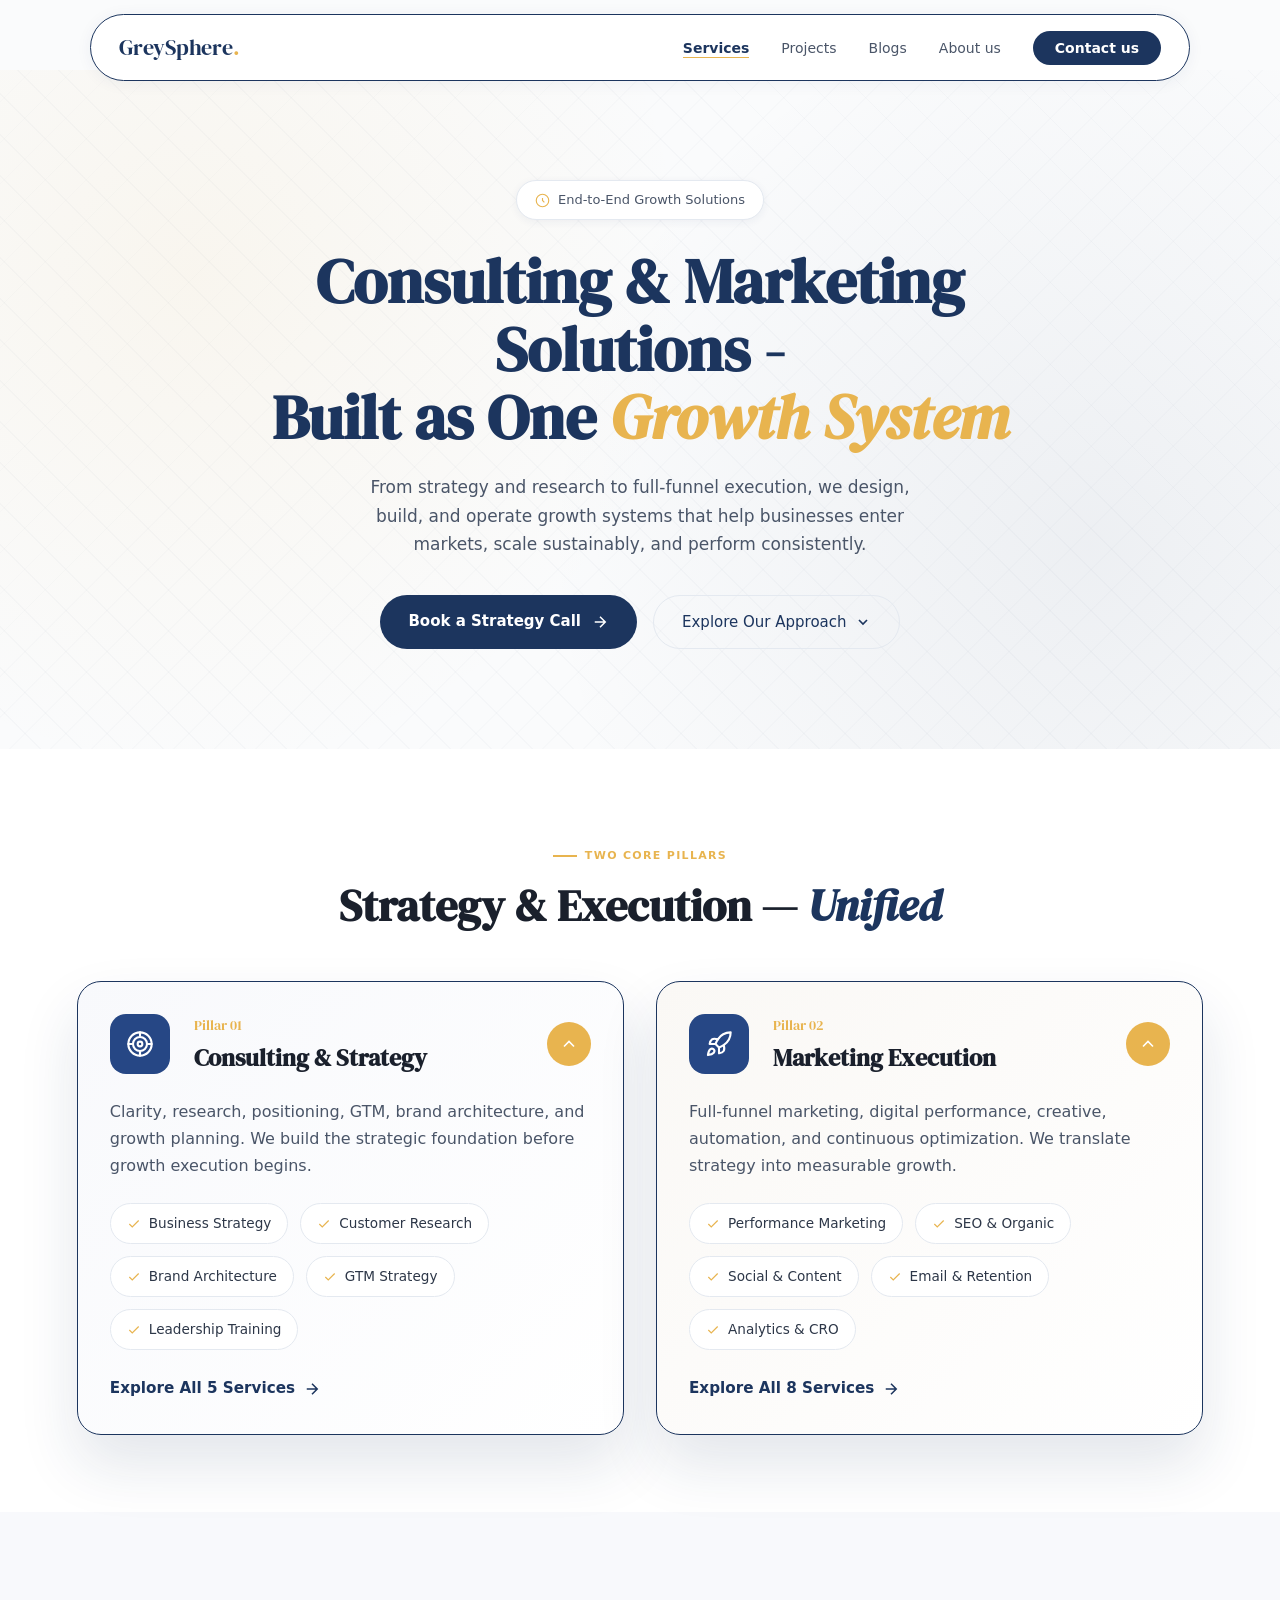
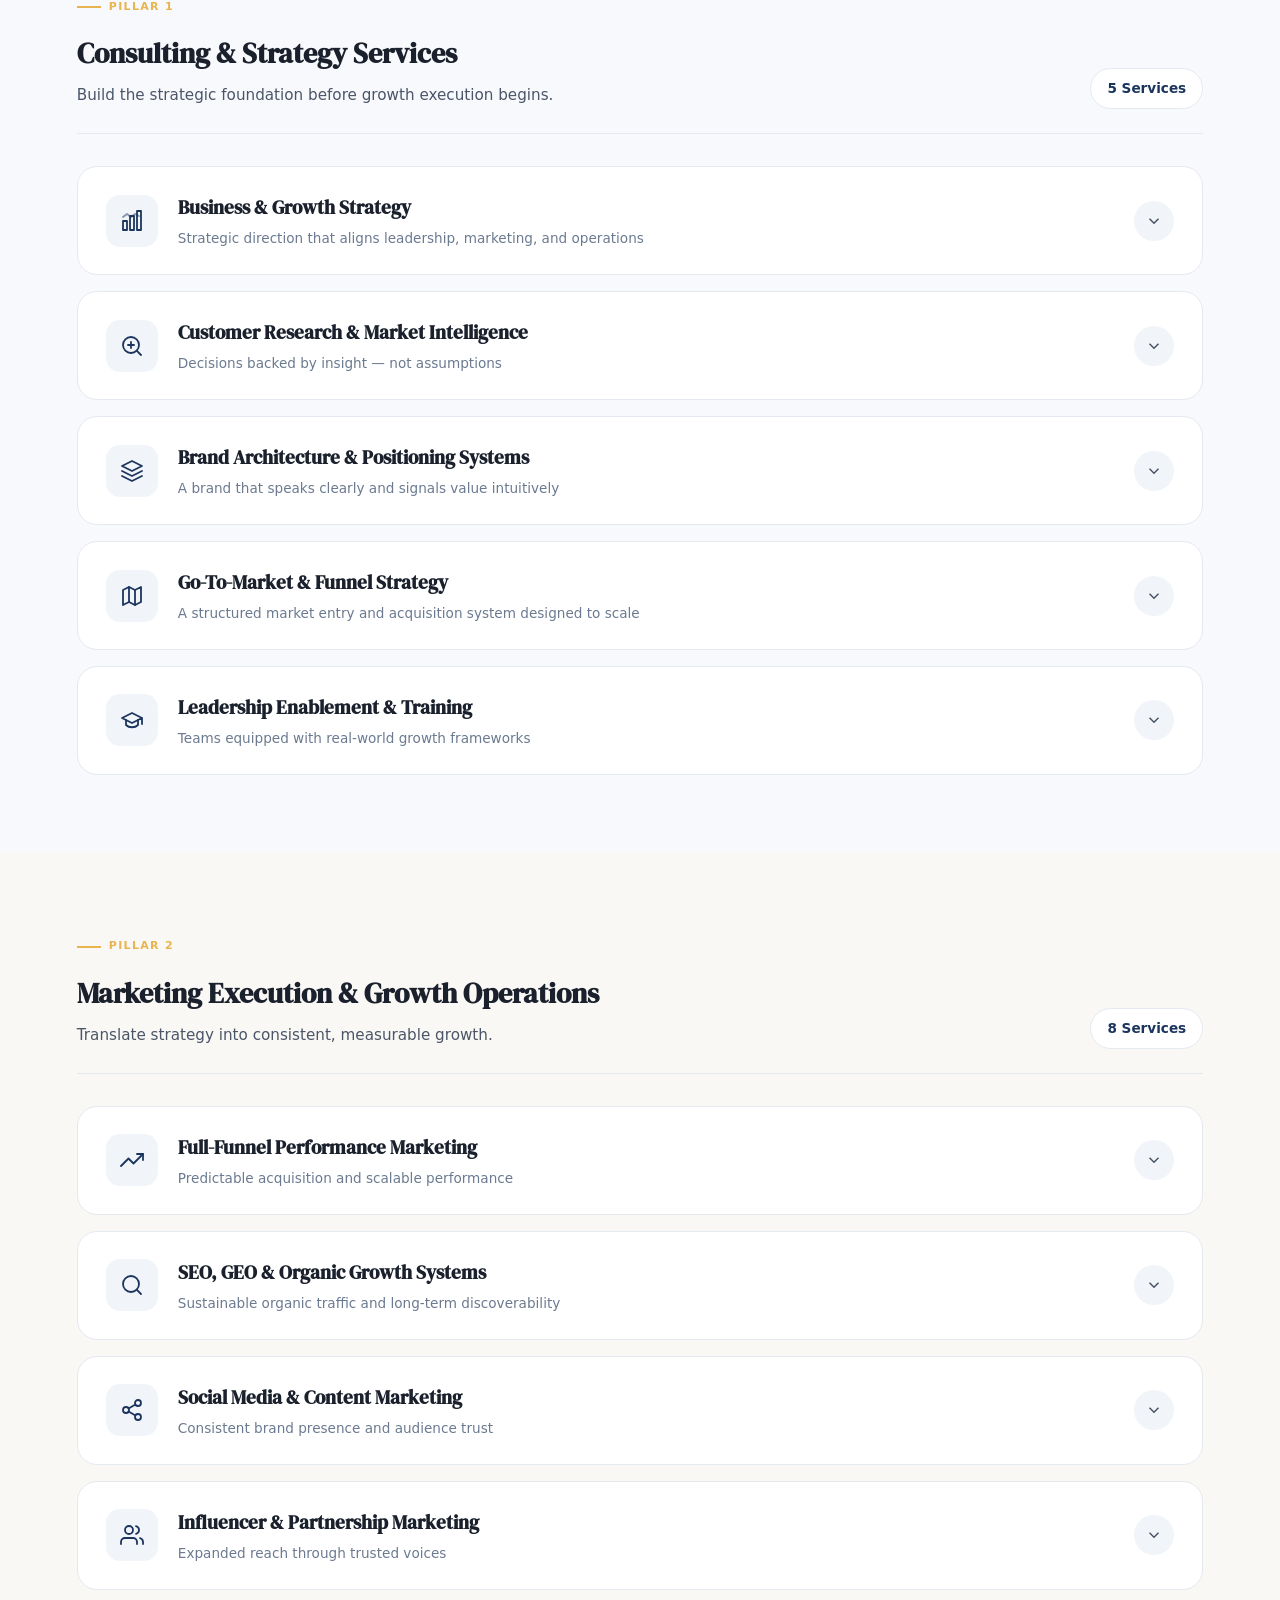
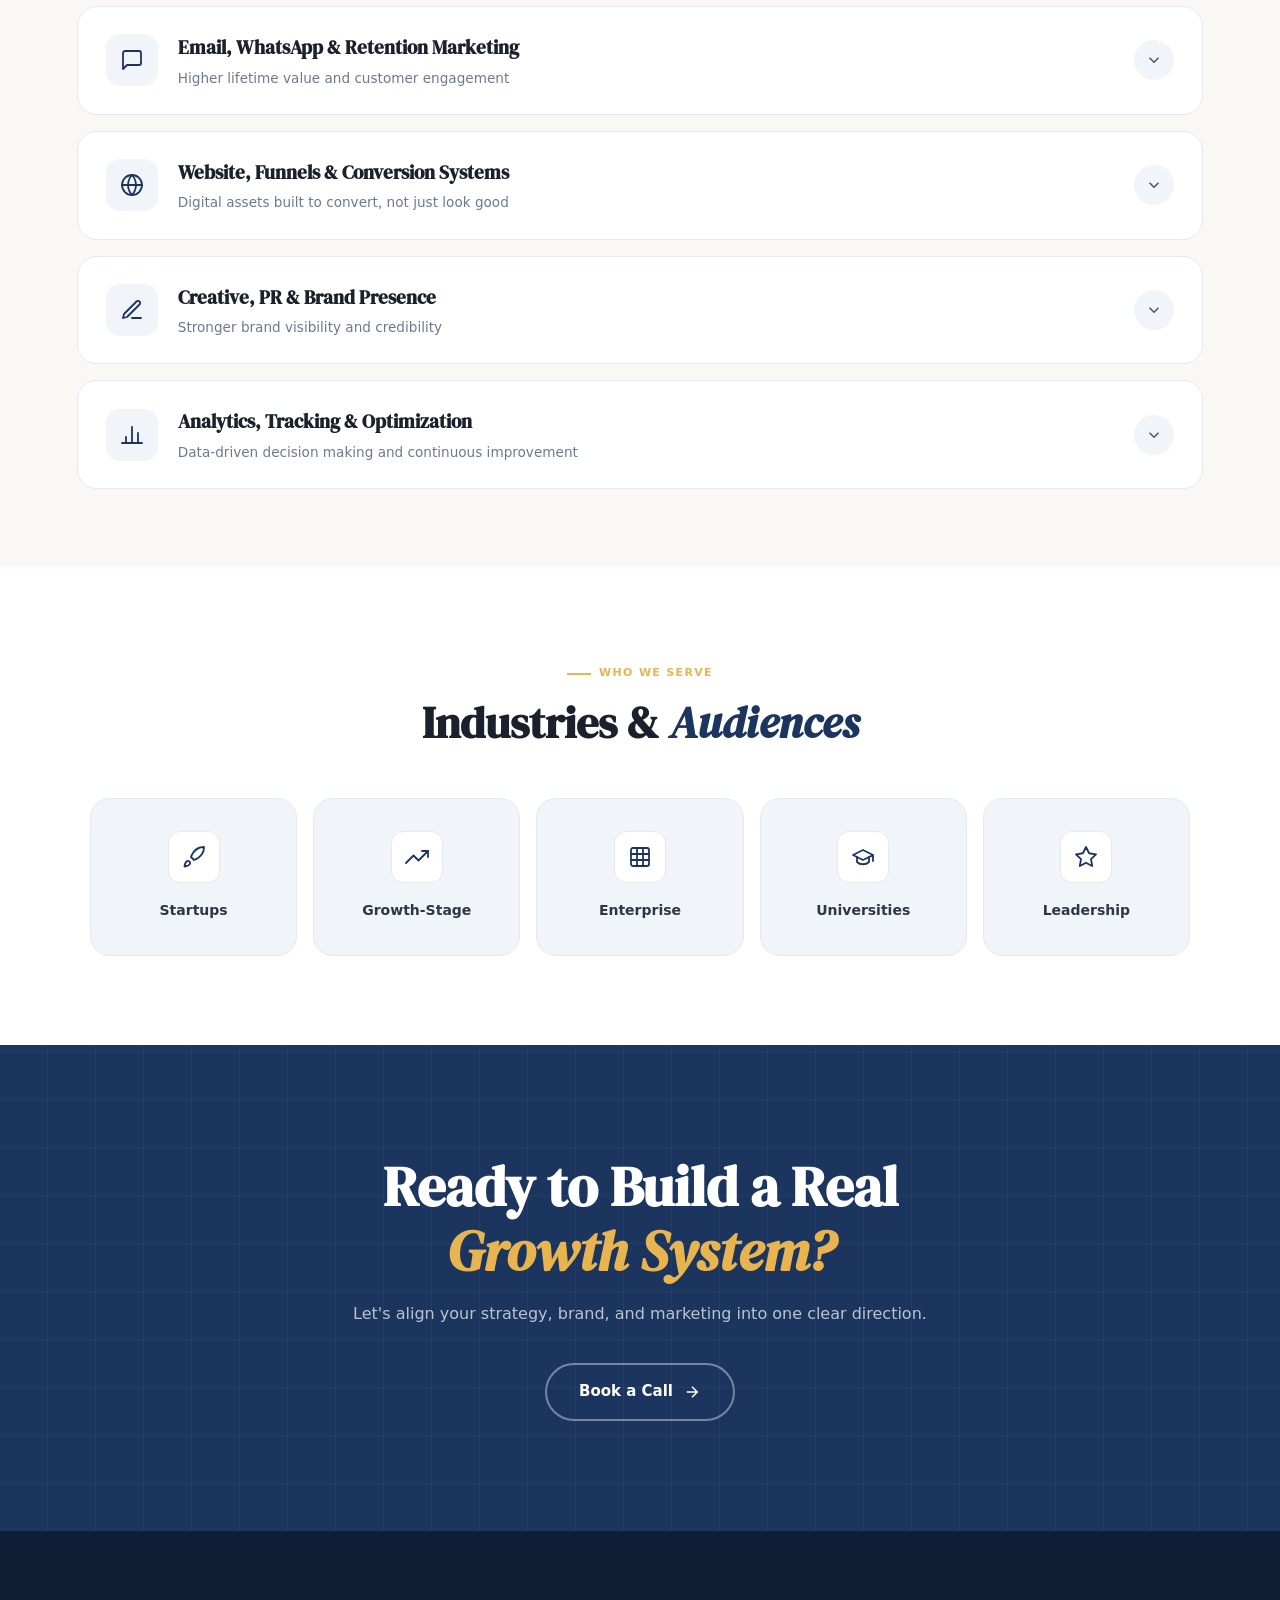
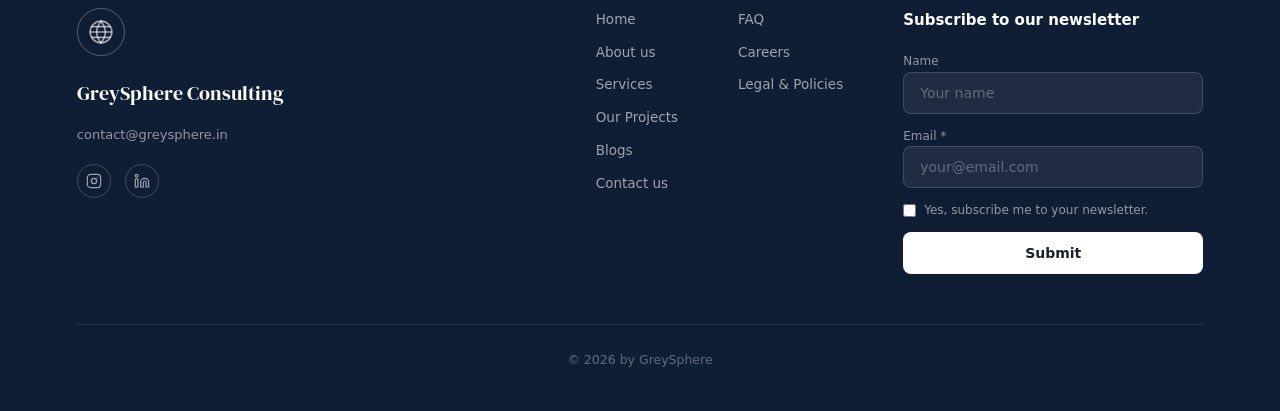
<file: services.html>
<!DOCTYPE html>
<html lang="en">
  <head>
    <meta charset="UTF-8" />
    <meta name="viewport" content="width=device-width, initial-scale=1.0" />
    <title>Services — GreySphere</title>

    <link rel="preconnect" href="https://fonts.googleapis.com" />
    <link rel="preconnect" href="https://fonts.gstatic.com" crossorigin />
    <link
      href="https://fonts.googleapis.com/css2?family=DM+Serif+Display:ital@0;1&display=swap"
      rel="stylesheet"
    />
    <link rel="stylesheet" href="https://fonts.cdnfonts.com/css/general-sans" />
    <link rel="stylesheet" href="global.css" />

    <style>
      /* PAGE-SPECIFIC STYLES ONLY */

      /* ---- HERO ---- */
      .services-hero {
        background-color: var(--snow);
        background-image: radial-gradient(
            circle at 15% 30%,
            rgba(232, 180, 79, 0.08) 0%,
            transparent 42%
          ),
          radial-gradient(
            circle at 85% 70%,
            rgba(28, 53, 94, 0.06) 0%,
            transparent 46%
          ),
          repeating-linear-gradient(
            45deg,
            transparent,
            transparent 28px,
            rgba(28, 53, 94, 0.022) 28px,
            rgba(28, 53, 94, 0.022) 29px
          ),
          repeating-linear-gradient(
            -45deg,
            transparent,
            transparent 28px,
            rgba(28, 53, 94, 0.015) 28px,
            rgba(28, 53, 94, 0.015) 29px
          );
        padding: clamp(70px, 9vw, 110px) clamp(24px, 6vw, 80px)
          clamp(60px, 8vw, 100px);
        text-align: center;
      }
      .services-hero-inner {
        max-width: 760px;
        margin: 0 auto;
      }

      .hero-badge {
        display: inline-flex;
        align-items: center;
        gap: 8px;
        background: var(--white);
        border: 1.5px solid var(--silver);
        border-radius: var(--radius-pill);
        padding: 8px 18px;
        font-size: 13px;
        font-weight: 500;
        color: var(--slate-400);
        margin-bottom: 28px;
        box-shadow: 0 2px 8px rgba(28, 53, 94, 0.06);
      }
      .hero-badge svg {
        width: 15px;
        height: 15px;
        color: var(--amber);
        flex-shrink: 0;
      }

      .services-hero h1 {
        font-family: var(--font-serif);
        font-size: clamp(36px, 5vw, 62px);
        color: var(--navy);
        line-height: 1.1;
        margin-bottom: 20px;
      }
      .services-hero h1 em {
        color: var(--amber);
        font-style: italic;
      }

      .services-hero p {
        font-size: clamp(15px, 1.5vw, 17px);
        color: var(--slate-400);
        line-height: 1.7;
        max-width: 580px;
        margin: 0 auto 36px;
      }

      .hero-ctas {
        display: flex;
        gap: 16px;
        justify-content: center;
        flex-wrap: wrap;
      }

      .btn-primary {
        display: inline-flex;
        align-items: center;
        gap: 10px;
        background: var(--navy);
        color: var(--white);
        padding: 14px 28px;
        border-radius: var(--radius-pill);
        font-size: 15px;
        font-weight: 600;
        font-family: var(--font-sans);
        border: none;
        cursor: pointer;
        transition: var(--transition-s);
        text-decoration: none;
      }
      .btn-primary:hover {
        background: var(--navy-light);
        transform: translateY(-2px);
        box-shadow: 0 8px 24px rgba(28, 53, 94, 0.25);
      }
      .btn-primary svg {
        transition: transform 0.3s ease;
      }
      .btn-primary:hover svg {
        transform: translateX(4px);
      }

      .btn-ghost-light {
        display: inline-flex;
        align-items: center;
        gap: 8px;
        background: transparent;
        color: var(--navy);
        padding: 14px 28px;
        border-radius: var(--radius-pill);
        border: 1.5px solid var(--silver);
        font-size: 15px;
        font-weight: 500;
        font-family: var(--font-sans);
        cursor: pointer;
        transition: var(--transition-s);
      }
      .btn-ghost-light:hover {
        border-color: var(--navy);
        background: var(--pearl);
      }
      .btn-ghost-light svg {
        transition: transform 0.3s ease;
      }
      .btn-ghost-light:hover svg {
        transform: translateY(3px);
      }

      /* ---- SECTION TAG (page variant) ---- */
      .section-tag-row {
        display: inline-flex;
        align-items: center;
        gap: 8px;
        margin-bottom: 14px;
      }
      .section-tag-line-sm {
        width: 24px;
        height: 2px;
        background: var(--amber);
      }
      .section-tag-text-sm {
        font-size: 11px;
        font-weight: 700;
        letter-spacing: 0.12em;
        text-transform: uppercase;
        color: var(--amber);
      }

      /* ---- PILLARS OVERVIEW ---- */
      .pillars-overview {
        padding: clamp(60px, 7vw, 100px) clamp(24px, 6vw, 80px)
          clamp(50px, 6vw, 80px);
        background: var(--white);
      }
      .pillars-container {
        max-width: 1200px;
        margin: 0 auto;
      }
      .pillars-header {
        text-align: center;
        margin-bottom: 3rem;
      }
      .pillars-header h2 {
        font-family: var(--font-serif);
        font-size: clamp(28px, 3.5vw, 44px);
        color: var(--ink);
        line-height: 1.2;
      }
      .pillars-header h2 em {
        font-style: italic;
        color: var(--navy);
      }

      .pillars-grid {
        display: grid;
        grid-template-columns: repeat(2, 1fr);
        gap: 2rem;
      }

      .pillar-card {
        padding: 2rem;
        border-radius: 24px;
        position: relative;
        overflow: hidden;
        transition: all 0.4s ease;
        cursor: pointer;
      }
      .pillar-card:hover {
        box-shadow: 0 20px 50px rgba(28, 53, 94, 0.1);
      }
      .pillar-card.expanded {
        box-shadow: 0 30px 60px rgba(28, 53, 94, 0.12);
      }
      .pillar-card-consulting {
        background: linear-gradient(
          135deg,
          var(--consulting-bg) 0%,
          var(--white) 100%
        );
        border: 1px solid var(--silver);
      }
      .pillar-card-marketing {
        background: linear-gradient(
          135deg,
          var(--marketing-bg) 0%,
          var(--white) 100%
        );
        border: 1px solid var(--silver);
      }
      .pillar-card-consulting:hover,
      .pillar-card-consulting.expanded,
      .pillar-card-marketing:hover,
      .pillar-card-marketing.expanded {
        border-color: var(--navy);
      }

      .pillar-header {
        display: flex;
        align-items: center;
        gap: 1.5rem;
      }
      .pillar-icon {
        width: 60px;
        height: 60px;
        min-width: 60px;
        background: var(--navy);
        border-radius: 16px;
        display: flex;
        align-items: center;
        justify-content: center;
        transition: all 0.4s ease;
        color: var(--white);
      }
      .pillar-icon svg {
        width: 28px;
        height: 28px;
      }
      .pillar-card.expanded .pillar-icon {
        background: var(--navy-light);
      }

      .pillar-header-content {
        flex: 1;
      }
      .pillar-num {
        font-family: var(--font-serif);
        font-size: 0.85rem;
        color: var(--amber);
        margin-bottom: 0.25rem;
        display: block;
      }
      .pillar-title {
        font-family: var(--font-serif);
        font-size: 1.5rem;
        color: var(--ink);
        line-height: 1.3;
        margin: 0;
      }

      .pillar-toggle {
        width: 44px;
        height: 44px;
        min-width: 44px;
        background: var(--pearl);
        border-radius: 50%;
        display: flex;
        align-items: center;
        justify-content: center;
        transition: all 0.4s ease;
      }
      .pillar-toggle svg {
        width: 20px;
        height: 20px;
        color: var(--slate-400);
        transition: transform 0.4s ease;
      }
      .pillar-card.expanded .pillar-toggle {
        background: var(--amber);
      }
      .pillar-card.expanded .pillar-toggle svg {
        color: var(--white);
        transform: rotate(180deg);
      }

      .pillar-body {
        max-height: 0;
        overflow: hidden;
        transition: max-height 0.5s cubic-bezier(0.4, 0, 0.2, 1),
          padding 0.5s ease;
      }
      .pillar-card.expanded .pillar-body {
        max-height: 500px;
        padding-top: 1.5rem;
      }

      .pillar-desc {
        font-size: 1rem;
        color: var(--slate-400);
        line-height: 1.7;
        margin-bottom: 1.5rem;
      }
      .pillar-features {
        display: flex;
        flex-wrap: wrap;
        gap: 0.75rem;
        margin-bottom: 1.5rem;
      }
      .pillar-feature {
        display: inline-flex;
        align-items: center;
        gap: 0.5rem;
        padding: 0.5rem 1rem;
        background: var(--white);
        border: 1px solid var(--silver);
        border-radius: 100px;
        font-size: 0.85rem;
        color: var(--slate-500);
      }
      .pillar-feature svg {
        width: 14px;
        height: 14px;
        color: var(--amber);
      }
      .pillar-link {
        display: inline-flex;
        align-items: center;
        gap: 0.5rem;
        font-size: 0.95rem;
        font-weight: 600;
        color: var(--navy);
        text-decoration: none;
        transition: gap 0.3s ease;
      }
      .pillar-link:hover {
        gap: 0.75rem;
      }
      .pillar-link svg {
        transition: transform 0.3s ease;
      }
      .pillar-link:hover svg {
        transform: translateX(3px);
      }

      /* ---- ACCORDION SECTIONS ---- */
      .services-section-block {
        padding: clamp(50px, 6vw, 80px) clamp(24px, 6vw, 80px);
      }
      .services-section-block.consulting {
        background: var(--consulting-bg);
      }
      .services-section-block.marketing {
        background: var(--marketing-bg);
      }
      .services-container {
        max-width: 1200px;
        margin: 0 auto;
      }

      .services-header {
        display: flex;
        align-items: flex-end;
        justify-content: space-between;
        margin-bottom: 2rem;
        padding-bottom: 1.5rem;
        border-bottom: 1px solid var(--silver);
      }
      .services-header-left h2 {
        font-family: var(--font-serif);
        font-size: 1.75rem;
        color: var(--ink);
        margin-bottom: 0.35rem;
      }
      .services-header-left p {
        font-size: 0.95rem;
        color: var(--slate-400);
      }
      .services-count {
        padding: 0.5rem 1rem;
        background: var(--white);
        border-radius: 100px;
        font-size: 0.85rem;
        font-weight: 600;
        color: var(--navy);
        border: 1px solid var(--silver);
        white-space: nowrap;
      }

      .accordion {
        display: flex;
        flex-direction: column;
        gap: 1rem;
      }
      .accordion-item {
        background: var(--white);
        border-radius: 20px;
        border: 1px solid var(--silver);
        overflow: hidden;
        transition: all 0.4s ease;
      }
      .accordion-item:hover {
        border-color: var(--navy);
      }
      .accordion-item.active {
        box-shadow: 0 20px 50px rgba(28, 53, 94, 0.08);
      }

      .accordion-header {
        padding: 1.5rem 1.75rem;
        display: flex;
        align-items: center;
        gap: 1.25rem;
        cursor: pointer;
        transition: all 0.3s ease;
      }
      .accordion-header:hover {
        background: var(--pearl);
      }

      .accordion-icon {
        width: 52px;
        height: 52px;
        min-width: 52px;
        background: var(--pearl);
        border-radius: 14px;
        display: flex;
        align-items: center;
        justify-content: center;
        transition: all 0.4s ease;
        color: var(--navy);
      }
      .accordion-icon svg {
        width: 24px;
        height: 24px;
      }
      .accordion-item.active .accordion-icon {
        background: var(--navy);
        color: var(--white);
      }

      .accordion-title {
        flex: 1;
      }
      .accordion-title h3 {
        font-family: var(--font-serif);
        font-size: 1.2rem;
        color: var(--ink);
        margin-bottom: 0.2rem;
      }
      .accordion-title p {
        font-size: 0.85rem;
        color: var(--slate-300);
      }

      .accordion-toggle {
        width: 40px;
        height: 40px;
        background: var(--pearl);
        border-radius: 50%;
        display: flex;
        align-items: center;
        justify-content: center;
        transition: all 0.4s ease;
        flex-shrink: 0;
      }
      .accordion-toggle svg {
        width: 18px;
        height: 18px;
        color: var(--slate-400);
        transition: transform 0.4s ease;
      }
      .accordion-item.active .accordion-toggle {
        background: var(--amber);
      }
      .accordion-item.active .accordion-toggle svg {
        transform: rotate(180deg);
        color: var(--white);
      }

      .accordion-content {
        max-height: 0;
        overflow: hidden;
        transition: max-height 0.5s cubic-bezier(0.4, 0, 0.2, 1);
      }
      .accordion-item.active .accordion-content {
        max-height: 1000px;
      }
      .accordion-body {
        padding: 0 1.75rem 1.75rem;
      }
      .accordion-grid {
        display: grid;
        grid-template-columns: 1.2fr 1fr;
        gap: 2.5rem;
        align-items: start;
      }

      .service-details h4 {
        font-size: 0.8rem;
        font-weight: 700;
        letter-spacing: 0.1em;
        text-transform: uppercase;
        color: var(--slate-300);
        margin-bottom: 1rem;
      }
      .service-list {
        list-style: none;
        display: flex;
        flex-direction: column;
        gap: 0.6rem;
      }
      .service-list li {
        display: flex;
        align-items: center;
        gap: 0.75rem;
        font-size: 0.95rem;
        color: var(--slate-500);
      }
      .service-list li svg {
        width: 18px;
        height: 18px;
        color: var(--amber);
        flex-shrink: 0;
      }

      .service-outcome {
        background: var(--pearl);
        border-radius: 16px;
        padding: 1.75rem;
      }
      .service-outcome h4 {
        font-size: 0.8rem;
        font-weight: 700;
        letter-spacing: 0.1em;
        text-transform: uppercase;
        color: var(--slate-300);
        margin-bottom: 0.75rem;
      }
      .service-outcome p {
        font-family: var(--font-serif);
        font-size: 1.15rem;
        color: var(--ink);
        line-height: 1.5;
      }

      /* ---- INDUSTRIES ---- */
      .industries-section {
        background: var(--white);
        padding: clamp(60px, 7vw, 100px) clamp(24px, 6vw, 80px);
        text-align: center;
      }
      .industries-inner {
        max-width: 1100px;
        margin: 0 auto;
      }
      .industries-inner h2 {
        font-family: var(--font-serif);
        font-size: clamp(28px, 3.5vw, 44px);
        color: var(--ink);
        line-height: 1.2;
        margin-bottom: 48px;
      }
      .industries-inner h2 em {
        font-style: italic;
        color: var(--navy);
      }
      .industries-grid {
        display: grid;
        grid-template-columns: repeat(5, 1fr);
        gap: 16px;
      }

      .industry-card {
        background: var(--pearl);
        border: 1px solid var(--silver);
        border-radius: var(--radius-lg);
        padding: 32px 20px;
        display: flex;
        flex-direction: column;
        align-items: center;
        gap: 16px;
        transition: var(--transition-s);
      }
      .industry-card:hover {
        background: var(--white);
        border-color: var(--navy);
        transform: translateY(-4px);
        box-shadow: 0 12px 32px rgba(28, 53, 94, 0.09);
      }
      .industry-icon {
        width: 52px;
        height: 52px;
        background: var(--white);
        border-radius: var(--radius-md);
        border: 1px solid var(--silver);
        display: flex;
        align-items: center;
        justify-content: center;
        color: var(--navy);
        transition: var(--transition);
      }
      .industry-card:hover .industry-icon {
        background: var(--navy);
        color: var(--white);
        border-color: var(--navy);
      }
      .industry-icon svg {
        width: 24px;
        height: 24px;
      }
      .industry-label {
        font-size: 14px;
        font-weight: 600;
        color: var(--slate-500);
      }
      .industry-card:hover .industry-label {
        color: var(--navy);
      }

      /* ---- BOTTOM CTA ---- */
      .services-cta {
        background: var(--navy);
        background-image: repeating-linear-gradient(
            0deg,
            transparent,
            transparent 47px,
            rgba(255, 255, 255, 0.04) 47px,
            rgba(255, 255, 255, 0.04) 48px
          ),
          repeating-linear-gradient(
            90deg,
            transparent,
            transparent 47px,
            rgba(255, 255, 255, 0.04) 47px,
            rgba(255, 255, 255, 0.04) 48px
          );
        padding: clamp(70px, 9vw, 110px) clamp(24px, 6vw, 80px);
        text-align: center;
      }
      .services-cta-inner {
        max-width: 680px;
        margin: 0 auto;
      }
      .services-cta h2 {
        font-family: var(--font-serif);
        font-size: clamp(32px, 4.5vw, 56px);
        color: var(--white);
        line-height: 1.15;
        margin-bottom: 16px;
      }
      .services-cta h2 em {
        color: var(--amber);
        font-style: italic;
      }
      .services-cta p {
        font-size: 16px;
        color: rgba(255, 255, 255, 0.7);
        line-height: 1.7;
        margin-bottom: 36px;
      }

      .btn-ghost-dark {
        display: inline-flex;
        align-items: center;
        gap: 10px;
        background: transparent;
        color: var(--white);
        padding: 14px 32px;
        border-radius: var(--radius-pill);
        border: 2px solid rgba(255, 255, 255, 0.4);
        font-size: 15px;
        font-weight: 600;
        font-family: var(--font-sans);
        cursor: pointer;
        transition: var(--transition-s);
        text-decoration: none;
      }
      .btn-ghost-dark:hover {
        background: var(--white);
        color: var(--navy);
        border-color: var(--white);
        transform: translateY(-2px);
      }
      .btn-ghost-dark svg {
        transition: transform 0.3s ease;
      }
      .btn-ghost-dark:hover svg {
        transform: translateX(4px);
      }

      /* ---- RESPONSIVE ---- */
      @media (max-width: 1100px) {
        .pillars-grid {
          grid-template-columns: 1fr;
        }
        .accordion-grid {
          grid-template-columns: 1fr;
        }
        .industries-grid {
          grid-template-columns: repeat(3, 1fr);
          gap: 14px;
        }
      }
      @media (max-width: 768px) {
        .services-header {
          flex-direction: column;
          align-items: flex-start;
          gap: 1rem;
        }
        .accordion-header {
          padding: 1.25rem;
        }
        .accordion-body {
          padding: 0 1.25rem 1.25rem;
        }
        .pillar-header {
          flex-wrap: wrap;
        }
        .pillar-toggle {
          position: absolute;
          top: 1.5rem;
          right: 1.5rem;
        }
        .pillar-card {
          position: relative;
        }
        .industries-grid {
          grid-template-columns: repeat(2, 1fr);
        }
        .hero-ctas {
          flex-direction: column;
          align-items: center;
        }
      }
      @media (max-width: 480px) {
        .industries-grid {
          grid-template-columns: repeat(2, 1fr);
          gap: 12px;
        }
        .industry-card {
          padding: 24px 14px;
        }
        .accordion-icon {
          width: 42px;
          height: 42px;
          min-width: 42px;
        }
        .accordion-icon svg {
          width: 20px;
          height: 20px;
        }
      }
    </style>
  </head>
  <body>
    <div id="site-header"></div>

    <!-- HERO -->
    <section class="services-hero">
      <div class="services-hero-inner">
        <div class="hero-badge reveal">
          <svg
            viewBox="0 0 24 24"
            fill="none"
            stroke="currentColor"
            stroke-width="1.8"
          >
            <circle cx="12" cy="12" r="10" />
            <path d="M12 8v4l3 3" />
          </svg>
          End-to-End Growth Solutions
        </div>
        <h1 class="reveal delay-1">
          Consulting &amp; Marketing Solutions -<br />Built as One
          <em>Growth System</em>
        </h1>
        <p class="reveal delay-2">
          From strategy and research to full-funnel execution, we design, build,
          and operate growth systems that help businesses enter markets, scale
          sustainably, and perform consistently.
        </p>
        <div class="hero-ctas reveal delay-3">
          <a href="contact.html" class="btn-primary">
            Book a Strategy Call
            <svg
              width="18"
              height="18"
              viewBox="0 0 24 24"
              fill="none"
              stroke="currentColor"
              stroke-width="2"
            >
              <path d="M5 12h14M12 5l7 7-7 7" />
            </svg>
          </a>
          <button class="btn-ghost-light" id="exploreBtn">
            Explore Our Approach
            <svg
              width="16"
              height="16"
              viewBox="0 0 24 24"
              fill="none"
              stroke="currentColor"
              stroke-width="2.5"
            >
              <path d="M6 9l6 6 6-6" />
            </svg>
          </button>
        </div>
      </div>
    </section>

    <!-- PILLARS OVERVIEW -->
    <section class="pillars-overview" id="pillars">
      <div class="pillars-container">
        <div class="pillars-header reveal">
          <div class="section-tag-row">
            <div class="section-tag-line-sm"></div>
            <span class="section-tag-text-sm">Two Core Pillars</span>
          </div>
          <h2>Strategy &amp; Execution — <em>Unified</em></h2>
        </div>
        <div class="pillars-grid">
          <!-- Pillar 01 -->
          <div
            class="pillar-card pillar-card-consulting expanded reveal delay-1"
            data-pillar="consulting"
          >
            <div class="pillar-header">
              <div class="pillar-icon">
                <svg
                  viewBox="0 0 24 24"
                  fill="none"
                  stroke="currentColor"
                  stroke-width="1.8"
                  stroke-linecap="round"
                  stroke-linejoin="round"
                >
                  <circle cx="12" cy="12" r="10" />
                  <circle cx="12" cy="12" r="6" />
                  <circle cx="12" cy="12" r="2" />
                  <line x1="12" y1="2" x2="12" y2="5" />
                  <line x1="12" y1="19" x2="12" y2="22" />
                  <line x1="2" y1="12" x2="5" y2="12" />
                  <line x1="19" y1="12" x2="22" y2="12" />
                </svg>
              </div>
              <div class="pillar-header-content">
                <span class="pillar-num">Pillar 01</span>
                <h3 class="pillar-title">Consulting &amp; Strategy</h3>
              </div>
              <div class="pillar-toggle">
                <svg
                  viewBox="0 0 24 24"
                  fill="none"
                  stroke="currentColor"
                  stroke-width="2"
                >
                  <path d="M6 9l6 6 6-6" />
                </svg>
              </div>
            </div>
            <div class="pillar-body">
              <p class="pillar-desc">
                Clarity, research, positioning, GTM, brand architecture, and
                growth planning. We build the strategic foundation before growth
                execution begins.
              </p>
              <div class="pillar-features">
                <span class="pillar-feature"
                  ><svg
                    viewBox="0 0 24 24"
                    fill="none"
                    stroke="currentColor"
                    stroke-width="2"
                  >
                    <path d="M20 6L9 17l-5-5" /></svg
                  >Business Strategy</span
                >
                <span class="pillar-feature"
                  ><svg
                    viewBox="0 0 24 24"
                    fill="none"
                    stroke="currentColor"
                    stroke-width="2"
                  >
                    <path d="M20 6L9 17l-5-5" /></svg
                  >Customer Research</span
                >
                <span class="pillar-feature"
                  ><svg
                    viewBox="0 0 24 24"
                    fill="none"
                    stroke="currentColor"
                    stroke-width="2"
                  >
                    <path d="M20 6L9 17l-5-5" /></svg
                  >Brand Architecture</span
                >
                <span class="pillar-feature"
                  ><svg
                    viewBox="0 0 24 24"
                    fill="none"
                    stroke="currentColor"
                    stroke-width="2"
                  >
                    <path d="M20 6L9 17l-5-5" /></svg
                  >GTM Strategy</span
                >
                <span class="pillar-feature"
                  ><svg
                    viewBox="0 0 24 24"
                    fill="none"
                    stroke="currentColor"
                    stroke-width="2"
                  >
                    <path d="M20 6L9 17l-5-5" /></svg
                  >Leadership Training</span
                >
              </div>
              <a href="#consulting" class="pillar-link"
                >Explore All 5 Services
                <svg
                  width="18"
                  height="18"
                  viewBox="0 0 24 24"
                  fill="none"
                  stroke="currentColor"
                  stroke-width="2"
                >
                  <path d="M5 12h14M12 5l7 7-7 7" /></svg
              ></a>
            </div>
          </div>

          <!-- Pillar 02 -->
          <div
            class="pillar-card pillar-card-marketing expanded reveal delay-2"
            data-pillar="marketing"
          >
            <div class="pillar-header">
              <div class="pillar-icon">
                <svg
                  viewBox="0 0 24 24"
                  fill="none"
                  stroke="currentColor"
                  stroke-width="1.8"
                  stroke-linecap="round"
                  stroke-linejoin="round"
                >
                  <path
                    d="M4.5 16.5c-1.5 1.26-2 5-2 5s3.74-.5 5-2c.71-.84.7-2.13-.09-2.91a2.18 2.18 0 00-2.91-.09z"
                  />
                  <path
                    d="M12 15l-3-3a22 22 0 012-3.95A12.88 12.88 0 0122 2c0 2.72-.78 7.5-6 11a22.35 22.35 0 01-4 2z"
                  />
                  <path d="M9 12H4s.55-3.03 2-4c1.62-1.08 5 0 5 0" />
                  <path d="M12 15v5s3.03-.55 4-2c1.08-1.62 0-5 0-5" />
                </svg>
              </div>
              <div class="pillar-header-content">
                <span class="pillar-num">Pillar 02</span>
                <h3 class="pillar-title">Marketing Execution</h3>
              </div>
              <div class="pillar-toggle">
                <svg
                  viewBox="0 0 24 24"
                  fill="none"
                  stroke="currentColor"
                  stroke-width="2"
                >
                  <path d="M6 9l6 6 6-6" />
                </svg>
              </div>
            </div>
            <div class="pillar-body">
              <p class="pillar-desc">
                Full-funnel marketing, digital performance, creative,
                automation, and continuous optimization. We translate strategy
                into measurable growth.
              </p>
              <div class="pillar-features">
                <span class="pillar-feature"
                  ><svg
                    viewBox="0 0 24 24"
                    fill="none"
                    stroke="currentColor"
                    stroke-width="2"
                  >
                    <path d="M20 6L9 17l-5-5" /></svg
                  >Performance Marketing</span
                >
                <span class="pillar-feature"
                  ><svg
                    viewBox="0 0 24 24"
                    fill="none"
                    stroke="currentColor"
                    stroke-width="2"
                  >
                    <path d="M20 6L9 17l-5-5" /></svg
                  >SEO &amp; Organic</span
                >
                <span class="pillar-feature"
                  ><svg
                    viewBox="0 0 24 24"
                    fill="none"
                    stroke="currentColor"
                    stroke-width="2"
                  >
                    <path d="M20 6L9 17l-5-5" /></svg
                  >Social &amp; Content</span
                >
                <span class="pillar-feature"
                  ><svg
                    viewBox="0 0 24 24"
                    fill="none"
                    stroke="currentColor"
                    stroke-width="2"
                  >
                    <path d="M20 6L9 17l-5-5" /></svg
                  >Email &amp; Retention</span
                >
                <span class="pillar-feature"
                  ><svg
                    viewBox="0 0 24 24"
                    fill="none"
                    stroke="currentColor"
                    stroke-width="2"
                  >
                    <path d="M20 6L9 17l-5-5" /></svg
                  >Analytics &amp; CRO</span
                >
              </div>
              <a href="#marketing" class="pillar-link"
                >Explore All 8 Services
                <svg
                  width="18"
                  height="18"
                  viewBox="0 0 24 24"
                  fill="none"
                  stroke="currentColor"
                  stroke-width="2"
                >
                  <path d="M5 12h14M12 5l7 7-7 7" /></svg
              ></a>
            </div>
          </div>
        </div>
      </div>
    </section>

    <!-- CONSULTING SERVICES -->
    <section class="services-section-block consulting" id="consulting">
      <div class="services-container">
        <div class="services-header reveal">
          <div class="services-header-left">
            <div class="section-tag-row">
              <div class="section-tag-line-sm"></div>
              <span class="section-tag-text-sm">Pillar 1</span>
            </div>
            <h2>Consulting &amp; Strategy Services</h2>
            <p>
              Build the strategic foundation before growth execution begins.
            </p>
          </div>
          <span class="services-count">5 Services</span>
        </div>
        <div class="accordion">
          <!-- C1 -->
          <div class="accordion-item">
            <div class="accordion-header">
              <div class="accordion-icon">
                <svg
                  viewBox="0 0 24 24"
                  fill="none"
                  stroke="currentColor"
                  stroke-width="1.8"
                  stroke-linecap="round"
                  stroke-linejoin="round"
                >
                  <rect x="3" y="12" width="4" height="9" />
                  <rect x="10" y="7" width="4" height="14" />
                  <rect x="17" y="2" width="4" height="19" />
                  <polyline points="3 8 7 5 11 8 15 5 19 7" opacity=".5" />
                </svg>
              </div>
              <div class="accordion-title">
                <h3>Business &amp; Growth Strategy</h3>
                <p>
                  Strategic direction that aligns leadership, marketing, and
                  operations
                </p>
              </div>
              <div class="accordion-toggle">
                <svg
                  viewBox="0 0 24 24"
                  fill="none"
                  stroke="currentColor"
                  stroke-width="2"
                >
                  <path d="M6 9l6 6 6-6" />
                </svg>
              </div>
            </div>
            <div class="accordion-content">
              <div class="accordion-body">
                <div class="accordion-grid">
                  <div class="service-details">
                    <h4>What This Covers</h4>
                    <ul class="service-list">
                      <li>
                        <svg
                          viewBox="0 0 24 24"
                          fill="none"
                          stroke="currentColor"
                          stroke-width="2"
                        >
                          <path d="M20 6L9 17l-5-5" /></svg
                        >Business positioning &amp; differentiation
                      </li>
                      <li>
                        <svg
                          viewBox="0 0 24 24"
                          fill="none"
                          stroke="currentColor"
                          stroke-width="2"
                        >
                          <path d="M20 6L9 17l-5-5" /></svg
                        >Market entry strategy (new businesses)
                      </li>
                      <li>
                        <svg
                          viewBox="0 0 24 24"
                          fill="none"
                          stroke="currentColor"
                          stroke-width="2"
                        >
                          <path d="M20 6L9 17l-5-5" /></svg
                        >Growth roadmap planning
                      </li>
                      <li>
                        <svg
                          viewBox="0 0 24 24"
                          fill="none"
                          stroke="currentColor"
                          stroke-width="2"
                        >
                          <path d="M20 6L9 17l-5-5" /></svg
                        >Competitive strategy
                      </li>
                      <li>
                        <svg
                          viewBox="0 0 24 24"
                          fill="none"
                          stroke="currentColor"
                          stroke-width="2"
                        >
                          <path d="M20 6L9 17l-5-5" /></svg
                        >Revenue model alignment
                      </li>
                      <li>
                        <svg
                          viewBox="0 0 24 24"
                          fill="none"
                          stroke="currentColor"
                          stroke-width="2"
                        >
                          <path d="M20 6L9 17l-5-5" /></svg
                        >Expansion &amp; scaling strategy
                      </li>
                    </ul>
                  </div>
                  <div class="service-outcome">
                    <h4>Outcome</h4>
                    <p>
                      A clear strategic direction that aligns leadership,
                      marketing, and operations toward unified growth.
                    </p>
                  </div>
                </div>
              </div>
            </div>
          </div>

          <!-- C2 -->
          <div class="accordion-item">
            <div class="accordion-header">
              <div class="accordion-icon">
                <svg
                  viewBox="0 0 24 24"
                  fill="none"
                  stroke="currentColor"
                  stroke-width="1.8"
                  stroke-linecap="round"
                  stroke-linejoin="round"
                >
                  <circle cx="11" cy="11" r="8" />
                  <line x1="21" y1="21" x2="16.65" y2="16.65" />
                  <line x1="11" y1="8" x2="11" y2="14" />
                  <line x1="8" y1="11" x2="14" y2="11" />
                </svg>
              </div>
              <div class="accordion-title">
                <h3>Customer Research &amp; Market Intelligence</h3>
                <p>Decisions backed by insight — not assumptions</p>
              </div>
              <div class="accordion-toggle">
                <svg
                  viewBox="0 0 24 24"
                  fill="none"
                  stroke="currentColor"
                  stroke-width="2"
                >
                  <path d="M6 9l6 6 6-6" />
                </svg>
              </div>
            </div>
            <div class="accordion-content">
              <div class="accordion-body">
                <div class="accordion-grid">
                  <div class="service-details">
                    <h4>What This Covers</h4>
                    <ul class="service-list">
                      <li>
                        <svg
                          viewBox="0 0 24 24"
                          fill="none"
                          stroke="currentColor"
                          stroke-width="2"
                        >
                          <path d="M20 6L9 17l-5-5" /></svg
                        >Customer discovery interviews
                      </li>
                      <li>
                        <svg
                          viewBox="0 0 24 24"
                          fill="none"
                          stroke="currentColor"
                          stroke-width="2"
                        >
                          <path d="M20 6L9 17l-5-5" /></svg
                        >Qualitative &amp; quantitative research
                      </li>
                      <li>
                        <svg
                          viewBox="0 0 24 24"
                          fill="none"
                          stroke="currentColor"
                          stroke-width="2"
                        >
                          <path d="M20 6L9 17l-5-5" /></svg
                        >ICP &amp; buyer persona modeling
                      </li>
                      <li>
                        <svg
                          viewBox="0 0 24 24"
                          fill="none"
                          stroke="currentColor"
                          stroke-width="2"
                        >
                          <path d="M20 6L9 17l-5-5" /></svg
                        >Jobs-To-Be-Done (JTBD)
                      </li>
                      <li>
                        <svg
                          viewBox="0 0 24 24"
                          fill="none"
                          stroke="currentColor"
                          stroke-width="2"
                        >
                          <path d="M20 6L9 17l-5-5" /></svg
                        >Behavioral insights &amp; category mapping
                      </li>
                      <li>
                        <svg
                          viewBox="0 0 24 24"
                          fill="none"
                          stroke="currentColor"
                          stroke-width="2"
                        >
                          <path d="M20 6L9 17l-5-5" /></svg
                        >Market opportunity analysis
                      </li>
                    </ul>
                  </div>
                  <div class="service-outcome">
                    <h4>Outcome</h4>
                    <p>
                      Decisions backed by insight — not assumptions. Research
                      that powers smarter strategy.
                    </p>
                  </div>
                </div>
              </div>
            </div>
          </div>

          <!-- C3 -->
          <div class="accordion-item">
            <div class="accordion-header">
              <div class="accordion-icon">
                <svg
                  viewBox="0 0 24 24"
                  fill="none"
                  stroke="currentColor"
                  stroke-width="1.8"
                  stroke-linecap="round"
                  stroke-linejoin="round"
                >
                  <polygon points="12 2 2 7 12 12 22 7 12 2" />
                  <polyline points="2 17 12 22 22 17" />
                  <polyline points="2 12 12 17 22 12" />
                </svg>
              </div>
              <div class="accordion-title">
                <h3>Brand Architecture &amp; Positioning Systems</h3>
                <p>A brand that speaks clearly and signals value intuitively</p>
              </div>
              <div class="accordion-toggle">
                <svg
                  viewBox="0 0 24 24"
                  fill="none"
                  stroke="currentColor"
                  stroke-width="2"
                >
                  <path d="M6 9l6 6 6-6" />
                </svg>
              </div>
            </div>
            <div class="accordion-content">
              <div class="accordion-body">
                <div class="accordion-grid">
                  <div class="service-details">
                    <h4>What This Covers</h4>
                    <ul class="service-list">
                      <li>
                        <svg
                          viewBox="0 0 24 24"
                          fill="none"
                          stroke="currentColor"
                          stroke-width="2"
                        >
                          <path d="M20 6L9 17l-5-5" /></svg
                        >Brand positioning framework
                      </li>
                      <li>
                        <svg
                          viewBox="0 0 24 24"
                          fill="none"
                          stroke="currentColor"
                          stroke-width="2"
                        >
                          <path d="M20 6L9 17l-5-5" /></svg
                        >Brand voice, tone &amp; personality
                      </li>
                      <li>
                        <svg
                          viewBox="0 0 24 24"
                          fill="none"
                          stroke="currentColor"
                          stroke-width="2"
                        >
                          <path d="M20 6L9 17l-5-5" /></svg
                        >Perception mapping
                      </li>
                      <li>
                        <svg
                          viewBox="0 0 24 24"
                          fill="none"
                          stroke="currentColor"
                          stroke-width="2"
                        >
                          <path d="M20 6L9 17l-5-5" /></svg
                        >Narrative development
                      </li>
                      <li>
                        <svg
                          viewBox="0 0 24 24"
                          fill="none"
                          stroke="currentColor"
                          stroke-width="2"
                        >
                          <path d="M20 6L9 17l-5-5" /></svg
                        >Messaging hierarchy
                      </li>
                      <li>
                        <svg
                          viewBox="0 0 24 24"
                          fill="none"
                          stroke="currentColor"
                          stroke-width="2"
                        >
                          <path d="M20 6L9 17l-5-5" /></svg
                        >Communication architecture
                      </li>
                    </ul>
                  </div>
                  <div class="service-outcome">
                    <h4>Outcome</h4>
                    <p>
                      A brand that speaks clearly, signals value intuitively,
                      and communicates consistently across all touchpoints.
                    </p>
                  </div>
                </div>
              </div>
            </div>
          </div>

          <!-- C4 -->
          <div class="accordion-item">
            <div class="accordion-header">
              <div class="accordion-icon">
                <svg
                  viewBox="0 0 24 24"
                  fill="none"
                  stroke="currentColor"
                  stroke-width="1.8"
                  stroke-linecap="round"
                  stroke-linejoin="round"
                >
                  <polygon points="3 6 9 3 15 6 21 3 21 18 15 21 9 18 3 21" />
                  <line x1="9" y1="3" x2="9" y2="18" />
                  <line x1="15" y1="6" x2="15" y2="21" />
                </svg>
              </div>
              <div class="accordion-title">
                <h3>Go-To-Market &amp; Funnel Strategy</h3>
                <p>
                  A structured market entry and acquisition system designed to
                  scale
                </p>
              </div>
              <div class="accordion-toggle">
                <svg
                  viewBox="0 0 24 24"
                  fill="none"
                  stroke="currentColor"
                  stroke-width="2"
                >
                  <path d="M6 9l6 6 6-6" />
                </svg>
              </div>
            </div>
            <div class="accordion-content">
              <div class="accordion-body">
                <div class="accordion-grid">
                  <div class="service-details">
                    <h4>What This Covers</h4>
                    <ul class="service-list">
                      <li>
                        <svg
                          viewBox="0 0 24 24"
                          fill="none"
                          stroke="currentColor"
                          stroke-width="2"
                        >
                          <path d="M20 6L9 17l-5-5" /></svg
                        >GTM planning for launches
                      </li>
                      <li>
                        <svg
                          viewBox="0 0 24 24"
                          fill="none"
                          stroke="currentColor"
                          stroke-width="2"
                        >
                          <path d="M20 6L9 17l-5-5" /></svg
                        >Product/service launch frameworks
                      </li>
                      <li>
                        <svg
                          viewBox="0 0 24 24"
                          fill="none"
                          stroke="currentColor"
                          stroke-width="2"
                        >
                          <path d="M20 6L9 17l-5-5" /></svg
                        >Funnel mapping (TOFU → MOFU → BOFU)
                      </li>
                      <li>
                        <svg
                          viewBox="0 0 24 24"
                          fill="none"
                          stroke="currentColor"
                          stroke-width="2"
                        >
                          <path d="M20 6L9 17l-5-5" /></svg
                        >Channel strategy
                      </li>
                      <li>
                        <svg
                          viewBox="0 0 24 24"
                          fill="none"
                          stroke="currentColor"
                          stroke-width="2"
                        >
                          <path d="M20 6L9 17l-5-5" /></svg
                        >Customer journey mapping
                      </li>
                      <li>
                        <svg
                          viewBox="0 0 24 24"
                          fill="none"
                          stroke="currentColor"
                          stroke-width="2"
                        >
                          <path d="M20 6L9 17l-5-5" /></svg
                        >CRM &amp; Martech planning
                      </li>
                    </ul>
                  </div>
                  <div class="service-outcome">
                    <h4>Outcome</h4>
                    <p>
                      A structured market entry and acquisition system designed
                      to scale predictably.
                    </p>
                  </div>
                </div>
              </div>
            </div>
          </div>

          <!-- C5 -->
          <div class="accordion-item">
            <div class="accordion-header">
              <div class="accordion-icon">
                <svg
                  viewBox="0 0 24 24"
                  fill="none"
                  stroke="currentColor"
                  stroke-width="1.8"
                  stroke-linecap="round"
                  stroke-linejoin="round"
                >
                  <path d="M22 10v6M2 10l10-5 10 5-10 5z" />
                  <path d="M6 12v5c3 3 9 3 12 0v-5" />
                </svg>
              </div>
              <div class="accordion-title">
                <h3>Leadership Enablement &amp; Training</h3>
                <p>Teams equipped with real-world growth frameworks</p>
              </div>
              <div class="accordion-toggle">
                <svg
                  viewBox="0 0 24 24"
                  fill="none"
                  stroke="currentColor"
                  stroke-width="2"
                >
                  <path d="M6 9l6 6 6-6" />
                </svg>
              </div>
            </div>
            <div class="accordion-content">
              <div class="accordion-body">
                <div class="accordion-grid">
                  <div class="service-details">
                    <h4>What This Covers</h4>
                    <ul class="service-list">
                      <li>
                        <svg
                          viewBox="0 0 24 24"
                          fill="none"
                          stroke="currentColor"
                          stroke-width="2"
                        >
                          <path d="M20 6L9 17l-5-5" /></svg
                        >Executive growth workshops
                      </li>
                      <li>
                        <svg
                          viewBox="0 0 24 24"
                          fill="none"
                          stroke="currentColor"
                          stroke-width="2"
                        >
                          <path d="M20 6L9 17l-5-5" /></svg
                        >Marketing leadership training
                      </li>
                      <li>
                        <svg
                          viewBox="0 0 24 24"
                          fill="none"
                          stroke="currentColor"
                          stroke-width="2"
                        >
                          <path d="M20 6L9 17l-5-5" /></svg
                        >University programs &amp; guest lectures
                      </li>
                      <li>
                        <svg
                          viewBox="0 0 24 24"
                          fill="none"
                          stroke="currentColor"
                          stroke-width="2"
                        >
                          <path d="M20 6L9 17l-5-5" /></svg
                        >Postgraduate growth bootcamps
                      </li>
                      <li>
                        <svg
                          viewBox="0 0 24 24"
                          fill="none"
                          stroke="currentColor"
                          stroke-width="2"
                        >
                          <path d="M20 6L9 17l-5-5" /></svg
                        >Corporate capability building
                      </li>
                      <li>
                        <svg
                          viewBox="0 0 24 24"
                          fill="none"
                          stroke="currentColor"
                          stroke-width="2"
                        >
                          <path d="M20 6L9 17l-5-5" /></svg
                        >Playbooks &amp; internal documentation
                      </li>
                    </ul>
                  </div>
                  <div class="service-outcome">
                    <h4>Outcome</h4>
                    <p>
                      Teams and institutions equipped with real-world growth
                      frameworks they can execute independently.
                    </p>
                  </div>
                </div>
              </div>
            </div>
          </div>
        </div>
      </div>
    </section>

    <!-- MARKETING SERVICES -->
    <section class="services-section-block marketing" id="marketing">
      <div class="services-container">
        <div class="services-header reveal">
          <div class="services-header-left">
            <div class="section-tag-row">
              <div class="section-tag-line-sm"></div>
              <span class="section-tag-text-sm">Pillar 2</span>
            </div>
            <h2>Marketing Execution &amp; Growth Operations</h2>
            <p>Translate strategy into consistent, measurable growth.</p>
          </div>
          <span class="services-count">8 Services</span>
        </div>
        <div class="accordion">
          <!-- M1 -->
          <div class="accordion-item">
            <div class="accordion-header">
              <div class="accordion-icon">
                <svg
                  viewBox="0 0 24 24"
                  fill="none"
                  stroke="currentColor"
                  stroke-width="1.8"
                  stroke-linecap="round"
                  stroke-linejoin="round"
                >
                  <polyline points="23 6 13.5 15.5 8.5 10.5 1 18" />
                  <polyline points="17 6 23 6 23 12" />
                </svg>
              </div>
              <div class="accordion-title">
                <h3>Full-Funnel Performance Marketing</h3>
                <p>Predictable acquisition and scalable performance</p>
              </div>
              <div class="accordion-toggle">
                <svg
                  viewBox="0 0 24 24"
                  fill="none"
                  stroke="currentColor"
                  stroke-width="2"
                >
                  <path d="M6 9l6 6 6-6" />
                </svg>
              </div>
            </div>
            <div class="accordion-content">
              <div class="accordion-body">
                <div class="accordion-grid">
                  <div class="service-details">
                    <h4>Channels Covered</h4>
                    <ul class="service-list">
                      <li>
                        <svg
                          viewBox="0 0 24 24"
                          fill="none"
                          stroke="currentColor"
                          stroke-width="2"
                        >
                          <path d="M20 6L9 17l-5-5" /></svg
                        >Google Ads (Search, Display, YouTube)
                      </li>
                      <li>
                        <svg
                          viewBox="0 0 24 24"
                          fill="none"
                          stroke="currentColor"
                          stroke-width="2"
                        >
                          <path d="M20 6L9 17l-5-5" /></svg
                        >Meta Ads (Facebook &amp; Instagram)
                      </li>
                      <li>
                        <svg
                          viewBox="0 0 24 24"
                          fill="none"
                          stroke="currentColor"
                          stroke-width="2"
                        >
                          <path d="M20 6L9 17l-5-5" /></svg
                        >LinkedIn Ads
                      </li>
                      <li>
                        <svg
                          viewBox="0 0 24 24"
                          fill="none"
                          stroke="currentColor"
                          stroke-width="2"
                        >
                          <path d="M20 6L9 17l-5-5" /></svg
                        >Retargeting systems
                      </li>
                      <li>
                        <svg
                          viewBox="0 0 24 24"
                          fill="none"
                          stroke="currentColor"
                          stroke-width="2"
                        >
                          <path d="M20 6L9 17l-5-5" /></svg
                        >Funnel-based campaign architecture
                      </li>
                    </ul>
                  </div>
                  <div class="service-outcome">
                    <h4>Outcome</h4>
                    <p>
                      Predictable acquisition and scalable performance across
                      all paid channels.
                    </p>
                  </div>
                </div>
              </div>
            </div>
          </div>

          <!-- M2 -->
          <div class="accordion-item">
            <div class="accordion-header">
              <div class="accordion-icon">
                <svg
                  viewBox="0 0 24 24"
                  fill="none"
                  stroke="currentColor"
                  stroke-width="1.8"
                  stroke-linecap="round"
                  stroke-linejoin="round"
                >
                  <circle cx="11" cy="11" r="8" />
                  <line x1="21" y1="21" x2="16.65" y2="16.65" />
                </svg>
              </div>
              <div class="accordion-title">
                <h3>SEO, GEO &amp; Organic Growth Systems</h3>
                <p>Sustainable organic traffic and long-term discoverability</p>
              </div>
              <div class="accordion-toggle">
                <svg
                  viewBox="0 0 24 24"
                  fill="none"
                  stroke="currentColor"
                  stroke-width="2"
                >
                  <path d="M6 9l6 6 6-6" />
                </svg>
              </div>
            </div>
            <div class="accordion-content">
              <div class="accordion-body">
                <div class="accordion-grid">
                  <div class="service-details">
                    <h4>What This Covers</h4>
                    <ul class="service-list">
                      <li>
                        <svg
                          viewBox="0 0 24 24"
                          fill="none"
                          stroke="currentColor"
                          stroke-width="2"
                        >
                          <path d="M20 6L9 17l-5-5" /></svg
                        >Technical SEO
                      </li>
                      <li>
                        <svg
                          viewBox="0 0 24 24"
                          fill="none"
                          stroke="currentColor"
                          stroke-width="2"
                        >
                          <path d="M20 6L9 17l-5-5" /></svg
                        >On-page optimization
                      </li>
                      <li>
                        <svg
                          viewBox="0 0 24 24"
                          fill="none"
                          stroke="currentColor"
                          stroke-width="2"
                        >
                          <path d="M20 6L9 17l-5-5" /></svg
                        >Content SEO
                      </li>
                      <li>
                        <svg
                          viewBox="0 0 24 24"
                          fill="none"
                          stroke="currentColor"
                          stroke-width="2"
                        >
                          <path d="M20 6L9 17l-5-5" /></svg
                        >Local SEO &amp; GEO targeting
                      </li>
                      <li>
                        <svg
                          viewBox="0 0 24 24"
                          fill="none"
                          stroke="currentColor"
                          stroke-width="2"
                        >
                          <path d="M20 6L9 17l-5-5" /></svg
                        >Authority building &amp; search visibility
                      </li>
                    </ul>
                  </div>
                  <div class="service-outcome">
                    <h4>Outcome</h4>
                    <p>
                      Sustainable organic traffic and long-term discoverability
                      that compounds over time.
                    </p>
                  </div>
                </div>
              </div>
            </div>
          </div>

          <!-- M3 -->
          <div class="accordion-item">
            <div class="accordion-header">
              <div class="accordion-icon">
                <svg
                  viewBox="0 0 24 24"
                  fill="none"
                  stroke="currentColor"
                  stroke-width="1.8"
                  stroke-linecap="round"
                  stroke-linejoin="round"
                >
                  <circle cx="18" cy="5" r="3" />
                  <circle cx="6" cy="12" r="3" />
                  <circle cx="18" cy="19" r="3" />
                  <line x1="8.59" y1="13.51" x2="15.42" y2="17.49" />
                  <line x1="15.41" y1="6.51" x2="8.59" y2="10.49" />
                </svg>
              </div>
              <div class="accordion-title">
                <h3>Social Media &amp; Content Marketing</h3>
                <p>Consistent brand presence and audience trust</p>
              </div>
              <div class="accordion-toggle">
                <svg
                  viewBox="0 0 24 24"
                  fill="none"
                  stroke="currentColor"
                  stroke-width="2"
                >
                  <path d="M6 9l6 6 6-6" />
                </svg>
              </div>
            </div>
            <div class="accordion-content">
              <div class="accordion-body">
                <div class="accordion-grid">
                  <div class="service-details">
                    <h4>What This Covers</h4>
                    <ul class="service-list">
                      <li>
                        <svg
                          viewBox="0 0 24 24"
                          fill="none"
                          stroke="currentColor"
                          stroke-width="2"
                        >
                          <path d="M20 6L9 17l-5-5" /></svg
                        >Social media strategy
                      </li>
                      <li>
                        <svg
                          viewBox="0 0 24 24"
                          fill="none"
                          stroke="currentColor"
                          stroke-width="2"
                        >
                          <path d="M20 6L9 17l-5-5" /></svg
                        >Platform-specific growth planning
                      </li>
                      <li>
                        <svg
                          viewBox="0 0 24 24"
                          fill="none"
                          stroke="currentColor"
                          stroke-width="2"
                        >
                          <path d="M20 6L9 17l-5-5" /></svg
                        >Content calendars &amp; Reels strategy
                      </li>
                      <li>
                        <svg
                          viewBox="0 0 24 24"
                          fill="none"
                          stroke="currentColor"
                          stroke-width="2"
                        >
                          <path d="M20 6L9 17l-5-5" /></svg
                        >Thought leadership positioning
                      </li>
                      <li>
                        <svg
                          viewBox="0 0 24 24"
                          fill="none"
                          stroke="currentColor"
                          stroke-width="2"
                        >
                          <path d="M20 6L9 17l-5-5" /></svg
                        >Community engagement
                      </li>
                    </ul>
                  </div>
                  <div class="service-outcome">
                    <h4>Outcome</h4>
                    <p>
                      Consistent brand presence and audience trust across all
                      social platforms.
                    </p>
                  </div>
                </div>
              </div>
            </div>
          </div>

          <!-- M4 -->
          <div class="accordion-item">
            <div class="accordion-header">
              <div class="accordion-icon">
                <svg
                  viewBox="0 0 24 24"
                  fill="none"
                  stroke="currentColor"
                  stroke-width="1.8"
                  stroke-linecap="round"
                  stroke-linejoin="round"
                >
                  <path d="M17 21v-2a4 4 0 00-4-4H5a4 4 0 00-4 4v2" />
                  <circle cx="9" cy="7" r="4" />
                  <path d="M23 21v-2a4 4 0 00-3-3.87" />
                  <path d="M16 3.13a4 4 0 010 7.75" />
                </svg>
              </div>
              <div class="accordion-title">
                <h3>Influencer &amp; Partnership Marketing</h3>
                <p>Expanded reach through trusted voices</p>
              </div>
              <div class="accordion-toggle">
                <svg
                  viewBox="0 0 24 24"
                  fill="none"
                  stroke="currentColor"
                  stroke-width="2"
                >
                  <path d="M6 9l6 6 6-6" />
                </svg>
              </div>
            </div>
            <div class="accordion-content">
              <div class="accordion-body">
                <div class="accordion-grid">
                  <div class="service-details">
                    <h4>What This Covers</h4>
                    <ul class="service-list">
                      <li>
                        <svg
                          viewBox="0 0 24 24"
                          fill="none"
                          stroke="currentColor"
                          stroke-width="2"
                        >
                          <path d="M20 6L9 17l-5-5" /></svg
                        >Influencer identification &amp; vetting
                      </li>
                      <li>
                        <svg
                          viewBox="0 0 24 24"
                          fill="none"
                          stroke="currentColor"
                          stroke-width="2"
                        >
                          <path d="M20 6L9 17l-5-5" /></svg
                        >Collaboration strategy
                      </li>
                      <li>
                        <svg
                          viewBox="0 0 24 24"
                          fill="none"
                          stroke="currentColor"
                          stroke-width="2"
                        >
                          <path d="M20 6L9 17l-5-5" /></svg
                        >Campaign execution
                      </li>
                      <li>
                        <svg
                          viewBox="0 0 24 24"
                          fill="none"
                          stroke="currentColor"
                          stroke-width="2"
                        >
                          <path d="M20 6L9 17l-5-5" /></svg
                        >Performance tracking
                      </li>
                      <li>
                        <svg
                          viewBox="0 0 24 24"
                          fill="none"
                          stroke="currentColor"
                          stroke-width="2"
                        >
                          <path d="M20 6L9 17l-5-5" /></svg
                        >Brand partnership planning
                      </li>
                    </ul>
                  </div>
                  <div class="service-outcome">
                    <h4>Outcome</h4>
                    <p>
                      Expanded reach through trusted voices and strategic
                      partnerships.
                    </p>
                  </div>
                </div>
              </div>
            </div>
          </div>

          <!-- M5 -->
          <div class="accordion-item">
            <div class="accordion-header">
              <div class="accordion-icon">
                <svg
                  viewBox="0 0 24 24"
                  fill="none"
                  stroke="currentColor"
                  stroke-width="1.8"
                  stroke-linecap="round"
                  stroke-linejoin="round"
                >
                  <path
                    d="M21 15a2 2 0 01-2 2H7l-4 4V5a2 2 0 012-2h14a2 2 0 012 2z"
                  />
                </svg>
              </div>
              <div class="accordion-title">
                <h3>Email, WhatsApp &amp; Retention Marketing</h3>
                <p>Higher lifetime value and customer engagement</p>
              </div>
              <div class="accordion-toggle">
                <svg
                  viewBox="0 0 24 24"
                  fill="none"
                  stroke="currentColor"
                  stroke-width="2"
                >
                  <path d="M6 9l6 6 6-6" />
                </svg>
              </div>
            </div>
            <div class="accordion-content">
              <div class="accordion-body">
                <div class="accordion-grid">
                  <div class="service-details">
                    <h4>What This Covers</h4>
                    <ul class="service-list">
                      <li>
                        <svg
                          viewBox="0 0 24 24"
                          fill="none"
                          stroke="currentColor"
                          stroke-width="2"
                        >
                          <path d="M20 6L9 17l-5-5" /></svg
                        >Email automation &amp; sequences
                      </li>
                      <li>
                        <svg
                          viewBox="0 0 24 24"
                          fill="none"
                          stroke="currentColor"
                          stroke-width="2"
                        >
                          <path d="M20 6L9 17l-5-5" /></svg
                        >CRM workflows
                      </li>
                      <li>
                        <svg
                          viewBox="0 0 24 24"
                          fill="none"
                          stroke="currentColor"
                          stroke-width="2"
                        >
                          <path d="M20 6L9 17l-5-5" /></svg
                        >WhatsApp marketing systems
                      </li>
                      <li>
                        <svg
                          viewBox="0 0 24 24"
                          fill="none"
                          stroke="currentColor"
                          stroke-width="2"
                        >
                          <path d="M20 6L9 17l-5-5" /></svg
                        >Lifecycle campaigns
                      </li>
                      <li>
                        <svg
                          viewBox="0 0 24 24"
                          fill="none"
                          stroke="currentColor"
                          stroke-width="2"
                        >
                          <path d="M20 6L9 17l-5-5" /></svg
                        >Retention &amp; loyalty programs
                      </li>
                    </ul>
                  </div>
                  <div class="service-outcome">
                    <h4>Outcome</h4>
                    <p>
                      Higher lifetime value and sustained customer engagement
                      throughout the journey.
                    </p>
                  </div>
                </div>
              </div>
            </div>
          </div>

          <!-- M6 -->
          <div class="accordion-item">
            <div class="accordion-header">
              <div class="accordion-icon">
                <svg
                  viewBox="0 0 24 24"
                  fill="none"
                  stroke="currentColor"
                  stroke-width="1.8"
                  stroke-linecap="round"
                  stroke-linejoin="round"
                >
                  <circle cx="12" cy="12" r="10" />
                  <line x1="2" y1="12" x2="22" y2="12" />
                  <path
                    d="M12 2a15.3 15.3 0 014 10 15.3 15.3 0 01-4 10 15.3 15.3 0 01-4-10 15.3 15.3 0 014-10z"
                  />
                </svg>
              </div>
              <div class="accordion-title">
                <h3>Website, Funnels &amp; Conversion Systems</h3>
                <p>Digital assets built to convert, not just look good</p>
              </div>
              <div class="accordion-toggle">
                <svg
                  viewBox="0 0 24 24"
                  fill="none"
                  stroke="currentColor"
                  stroke-width="2"
                >
                  <path d="M6 9l6 6 6-6" />
                </svg>
              </div>
            </div>
            <div class="accordion-content">
              <div class="accordion-body">
                <div class="accordion-grid">
                  <div class="service-details">
                    <h4>What This Covers</h4>
                    <ul class="service-list">
                      <li>
                        <svg
                          viewBox="0 0 24 24"
                          fill="none"
                          stroke="currentColor"
                          stroke-width="2"
                        >
                          <path d="M20 6L9 17l-5-5" /></svg
                        >Website design &amp; UX
                      </li>
                      <li>
                        <svg
                          viewBox="0 0 24 24"
                          fill="none"
                          stroke="currentColor"
                          stroke-width="2"
                        >
                          <path d="M20 6L9 17l-5-5" /></svg
                        >Landing pages &amp; funnel builds
                      </li>
                      <li>
                        <svg
                          viewBox="0 0 24 24"
                          fill="none"
                          stroke="currentColor"
                          stroke-width="2"
                        >
                          <path d="M20 6L9 17l-5-5" /></svg
                        >CRO optimization
                      </li>
                      <li>
                        <svg
                          viewBox="0 0 24 24"
                          fill="none"
                          stroke="currentColor"
                          stroke-width="2"
                        >
                          <path d="M20 6L9 17l-5-5" /></svg
                        >Copywriting &amp; UX messaging
                      </li>
                      <li>
                        <svg
                          viewBox="0 0 24 24"
                          fill="none"
                          stroke="currentColor"
                          stroke-width="2"
                        >
                          <path d="M20 6L9 17l-5-5" /></svg
                        >Lead capture systems
                      </li>
                    </ul>
                  </div>
                  <div class="service-outcome">
                    <h4>Outcome</h4>
                    <p>
                      Digital assets built to convert visitors into leads and
                      customers — not just look good.
                    </p>
                  </div>
                </div>
              </div>
            </div>
          </div>

          <!-- M7 -->
          <div class="accordion-item">
            <div class="accordion-header">
              <div class="accordion-icon">
                <svg
                  viewBox="0 0 24 24"
                  fill="none"
                  stroke="currentColor"
                  stroke-width="1.8"
                  stroke-linecap="round"
                  stroke-linejoin="round"
                >
                  <path d="M12 20h9" />
                  <path
                    d="M16.5 3.5a2.121 2.121 0 013 3L7 19l-4 1 1-4L16.5 3.5z"
                  />
                </svg>
              </div>
              <div class="accordion-title">
                <h3>Creative, PR &amp; Brand Presence</h3>
                <p>Stronger brand visibility and credibility</p>
              </div>
              <div class="accordion-toggle">
                <svg
                  viewBox="0 0 24 24"
                  fill="none"
                  stroke="currentColor"
                  stroke-width="2"
                >
                  <path d="M6 9l6 6 6-6" />
                </svg>
              </div>
            </div>
            <div class="accordion-content">
              <div class="accordion-body">
                <div class="accordion-grid">
                  <div class="service-details">
                    <h4>What This Covers</h4>
                    <ul class="service-list">
                      <li>
                        <svg
                          viewBox="0 0 24 24"
                          fill="none"
                          stroke="currentColor"
                          stroke-width="2"
                        >
                          <path d="M20 6L9 17l-5-5" /></svg
                        >Creative direction &amp; campaign design
                      </li>
                      <li>
                        <svg
                          viewBox="0 0 24 24"
                          fill="none"
                          stroke="currentColor"
                          stroke-width="2"
                        >
                          <path d="M20 6L9 17l-5-5" /></svg
                        >Online reputation management
                      </li>
                      <li>
                        <svg
                          viewBox="0 0 24 24"
                          fill="none"
                          stroke="currentColor"
                          stroke-width="2"
                        >
                          <path d="M20 6L9 17l-5-5" /></svg
                        >PR amplification
                      </li>
                      <li>
                        <svg
                          viewBox="0 0 24 24"
                          fill="none"
                          stroke="currentColor"
                          stroke-width="2"
                        >
                          <path d="M20 6L9 17l-5-5" /></svg
                        >Integrated digital + offline campaigns
                      </li>
                    </ul>
                  </div>
                  <div class="service-outcome">
                    <h4>Outcome</h4>
                    <p>
                      Stronger brand visibility and credibility in the market.
                    </p>
                  </div>
                </div>
              </div>
            </div>
          </div>

          <!-- M8 -->
          <div class="accordion-item">
            <div class="accordion-header">
              <div class="accordion-icon">
                <svg
                  viewBox="0 0 24 24"
                  fill="none"
                  stroke="currentColor"
                  stroke-width="1.8"
                  stroke-linecap="round"
                  stroke-linejoin="round"
                >
                  <line x1="18" y1="20" x2="18" y2="10" />
                  <line x1="12" y1="20" x2="12" y2="4" />
                  <line x1="6" y1="20" x2="6" y2="14" />
                  <line x1="2" y1="20" x2="22" y2="20" />
                </svg>
              </div>
              <div class="accordion-title">
                <h3>Analytics, Tracking &amp; Optimization</h3>
                <p>Data-driven decision making and continuous improvement</p>
              </div>
              <div class="accordion-toggle">
                <svg
                  viewBox="0 0 24 24"
                  fill="none"
                  stroke="currentColor"
                  stroke-width="2"
                >
                  <path d="M6 9l6 6 6-6" />
                </svg>
              </div>
            </div>
            <div class="accordion-content">
              <div class="accordion-body">
                <div class="accordion-grid">
                  <div class="service-details">
                    <h4>What This Covers</h4>
                    <ul class="service-list">
                      <li>
                        <svg
                          viewBox="0 0 24 24"
                          fill="none"
                          stroke="currentColor"
                          stroke-width="2"
                        >
                          <path d="M20 6L9 17l-5-5" /></svg
                        >GA4 &amp; analytics setup
                      </li>
                      <li>
                        <svg
                          viewBox="0 0 24 24"
                          fill="none"
                          stroke="currentColor"
                          stroke-width="2"
                        >
                          <path d="M20 6L9 17l-5-5" /></svg
                        >Attribution modeling
                      </li>
                      <li>
                        <svg
                          viewBox="0 0 24 24"
                          fill="none"
                          stroke="currentColor"
                          stroke-width="2"
                        >
                          <path d="M20 6L9 17l-5-5" /></svg
                        >Dashboard reporting
                      </li>
                      <li>
                        <svg
                          viewBox="0 0 24 24"
                          fill="none"
                          stroke="currentColor"
                          stroke-width="2"
                        >
                          <path d="M20 6L9 17l-5-5" /></svg
                        >Performance monitoring
                      </li>
                      <li>
                        <svg
                          viewBox="0 0 24 24"
                          fill="none"
                          stroke="currentColor"
                          stroke-width="2"
                        >
                          <path d="M20 6L9 17l-5-5" /></svg
                        >Funnel optimization
                      </li>
                    </ul>
                  </div>
                  <div class="service-outcome">
                    <h4>Outcome</h4>
                    <p>
                      Data-driven decision making and continuous improvement
                      across all channels.
                    </p>
                  </div>
                </div>
              </div>
            </div>
          </div>
        </div>
      </div>
    </section>

    <!-- INDUSTRIES & AUDIENCES -->
    <section class="industries-section">
      <div class="industries-inner">
        <div
          class="section-tag-row reveal"
          style="justify-content: center; margin-bottom: 14px"
        >
          <div class="section-tag-line-sm"></div>
          <span class="section-tag-text-sm">Who We Serve</span>
        </div>
        <h2 class="reveal delay-1">Industries &amp; <em>Audiences</em></h2>
        <div class="industries-grid">
          <div class="industry-card reveal delay-1">
            <div class="industry-icon">
              <svg
                viewBox="0 0 24 24"
                fill="none"
                stroke="currentColor"
                stroke-width="1.8"
                stroke-linecap="round"
                stroke-linejoin="round"
              >
                <path
                  d="M4.5 16.5c-1.5 1.26-2 5-2 5s3.74-.5 5-2c.71-.84.7-2.13-.09-2.91a2.18 2.18 0 00-2.91-.09z"
                />
                <path
                  d="M12 15l-3-3a22 22 0 012-3.95A12.88 12.88 0 0122 2c0 2.72-.78 7.5-6 11a22.35 22.35 0 01-4 2z"
                />
              </svg>
            </div>
            <span class="industry-label">Startups</span>
          </div>

          <div class="industry-card reveal delay-2">
            <div class="industry-icon">
              <svg
                viewBox="0 0 24 24"
                fill="none"
                stroke="currentColor"
                stroke-width="1.8"
                stroke-linecap="round"
                stroke-linejoin="round"
              >
                <polyline points="23 6 13.5 15.5 8.5 10.5 1 18" />
                <polyline points="17 6 23 6 23 12" />
              </svg>
            </div>
            <span class="industry-label">Growth-Stage</span>
          </div>

          <div class="industry-card reveal delay-3">
            <div class="industry-icon">
              <svg
                viewBox="0 0 24 24"
                fill="none"
                stroke="currentColor"
                stroke-width="1.8"
                stroke-linecap="round"
                stroke-linejoin="round"
              >
                <rect x="3" y="3" width="18" height="18" rx="2" />
                <line x1="9" y1="3" x2="9" y2="21" />
                <line x1="15" y1="3" x2="15" y2="21" />
                <line x1="3" y1="9" x2="21" y2="9" />
                <line x1="3" y1="15" x2="21" y2="15" />
              </svg>
            </div>
            <span class="industry-label">Enterprise</span>
          </div>

          <div class="industry-card reveal delay-4">
            <div class="industry-icon">
              <svg
                viewBox="0 0 24 24"
                fill="none"
                stroke="currentColor"
                stroke-width="1.8"
                stroke-linecap="round"
                stroke-linejoin="round"
              >
                <path d="M22 10v6M2 10l10-5 10 5-10 5z" />
                <path d="M6 12v5c3 3 9 3 12 0v-5" />
              </svg>
            </div>
            <span class="industry-label">Universities</span>
          </div>

          <div class="industry-card reveal delay-5">
            <div class="industry-icon">
              <svg
                viewBox="0 0 24 24"
                fill="none"
                stroke="currentColor"
                stroke-width="1.8"
                stroke-linecap="round"
                stroke-linejoin="round"
              >
                <polygon
                  points="12 2 15.09 8.26 22 9.27 17 14.14 18.18 21.02 12 17.77 5.82 21.02 7 14.14 2 9.27 8.91 8.26 12 2"
                />
              </svg>
            </div>
            <span class="industry-label">Leadership</span>
          </div>
        </div>
      </div>
    </section>

    <!-- BOTTOM CTA -->
    <section class="services-cta">
      <div class="services-cta-inner">
        <h2 class="reveal">Ready to Build a Real <em>Growth System?</em></h2>
        <p class="reveal delay-1">
          Let's align your strategy, brand, and marketing into one clear
          direction.
        </p>
        <a href="contact.html" class="btn-ghost-dark reveal delay-2">
          Book a Call
          <svg
            width="18"
            height="18"
            viewBox="0 0 24 24"
            fill="none"
            stroke="currentColor"
            stroke-width="2"
          >
            <path d="M5 12h14M12 5l7 7-7 7" />
          </svg>
        </a>
      </div>
    </section>

    <div id="site-footer"></div>

    <script src="global.js"></script>
    <script>
      /* Explore Our Approach — scroll to pillars section */
      document.getElementById("exploreBtn").addEventListener("click", () => {
        document
          .getElementById("pillars")
          .scrollIntoView({ behavior: "smooth" });
      });

      /* Pillar cards — independent expand/collapse */
      document.querySelectorAll(".pillar-card").forEach((card) => {
        card.addEventListener("click", (e) => {
          if (e.target.closest(".pillar-link")) return;
          card.classList.toggle("expanded");
        });
      });

      /* Accordion — one open at a time per section */
      document.querySelectorAll(".accordion-item").forEach((item) => {
        item
          .querySelector(".accordion-header")
          .addEventListener("click", () => {
            const isActive = item.classList.contains("active");
            const parentAccordion = item.closest(".accordion");
            parentAccordion
              .querySelectorAll(".accordion-item")
              .forEach((i) => i.classList.remove("active"));
            if (!isActive) item.classList.add("active");
          });
      });
    </script>
  </body>
</html>
</file>
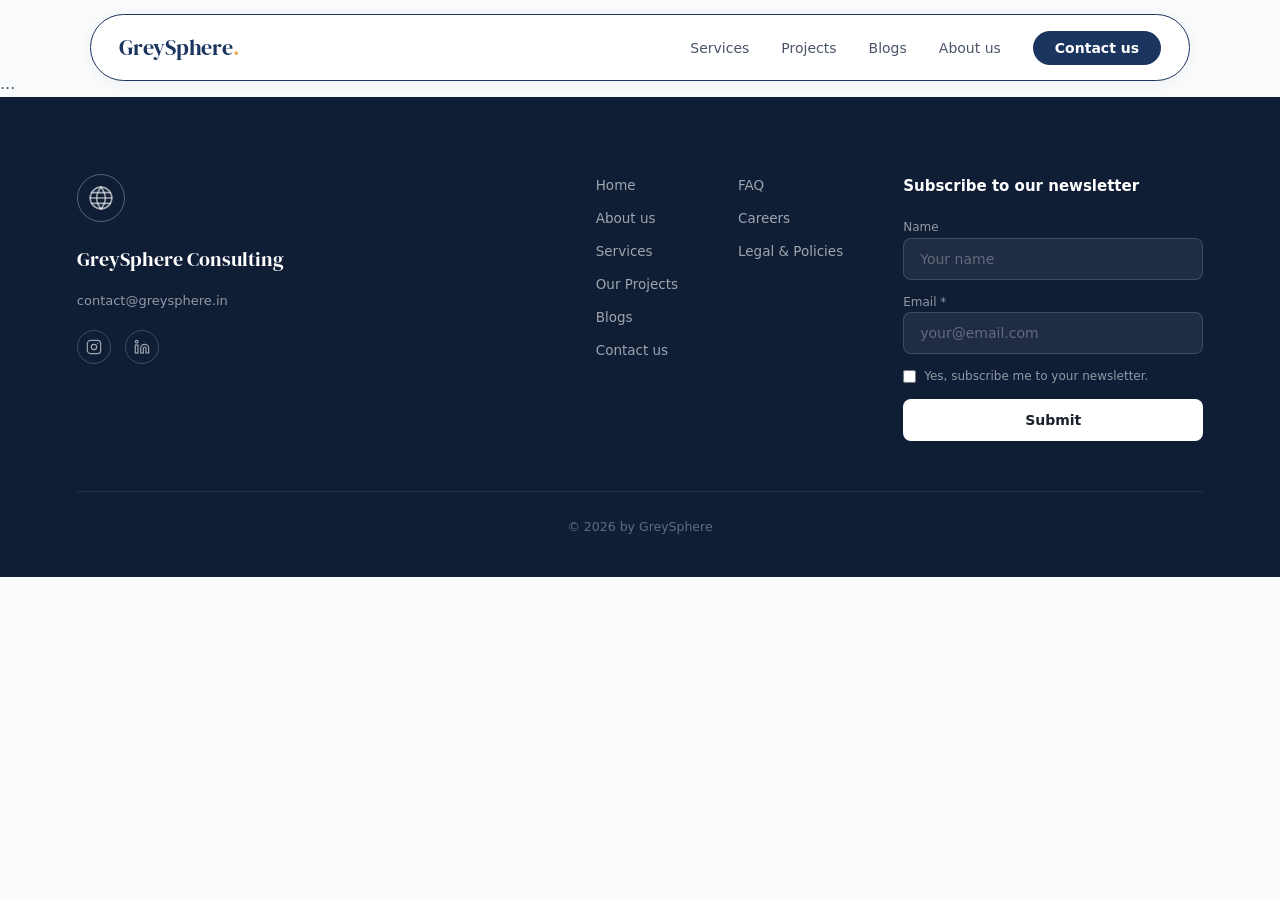
<file: test.html>
<!DOCTYPE html>
<html lang="en">
  <head>
    <meta charset="UTF-8" />
    <meta name="viewport" content="width=device-width, initial-scale=1.0" />
    <title>About Us — GreySphere</title>

    <link rel="preconnect" href="https://fonts.googleapis.com" />
    <link rel="preconnect" href="https://fonts.gstatic.com" crossorigin />
    <link rel="stylesheet" href="https://fonts.cdnfonts.com/css/general-sans" />
    <link rel="stylesheet" href="global.css" />

    <style>
      /* Page-specific styles only go here */
    </style>
  </head>
  <body>
    <div id="site-header"></div>

    <!-- ======= YOUR PAGE CONTENT HERE ======= -->
    <main>...</main>
    <!-- ======================================= -->

    <div id="site-footer"></div>

    <script src="global.js"></script>
    <script>
      /* Page-specific JS only (no mobile nav, no newsletter, no scroll reveal) */
    </script>
  </body>
</html>
</file>
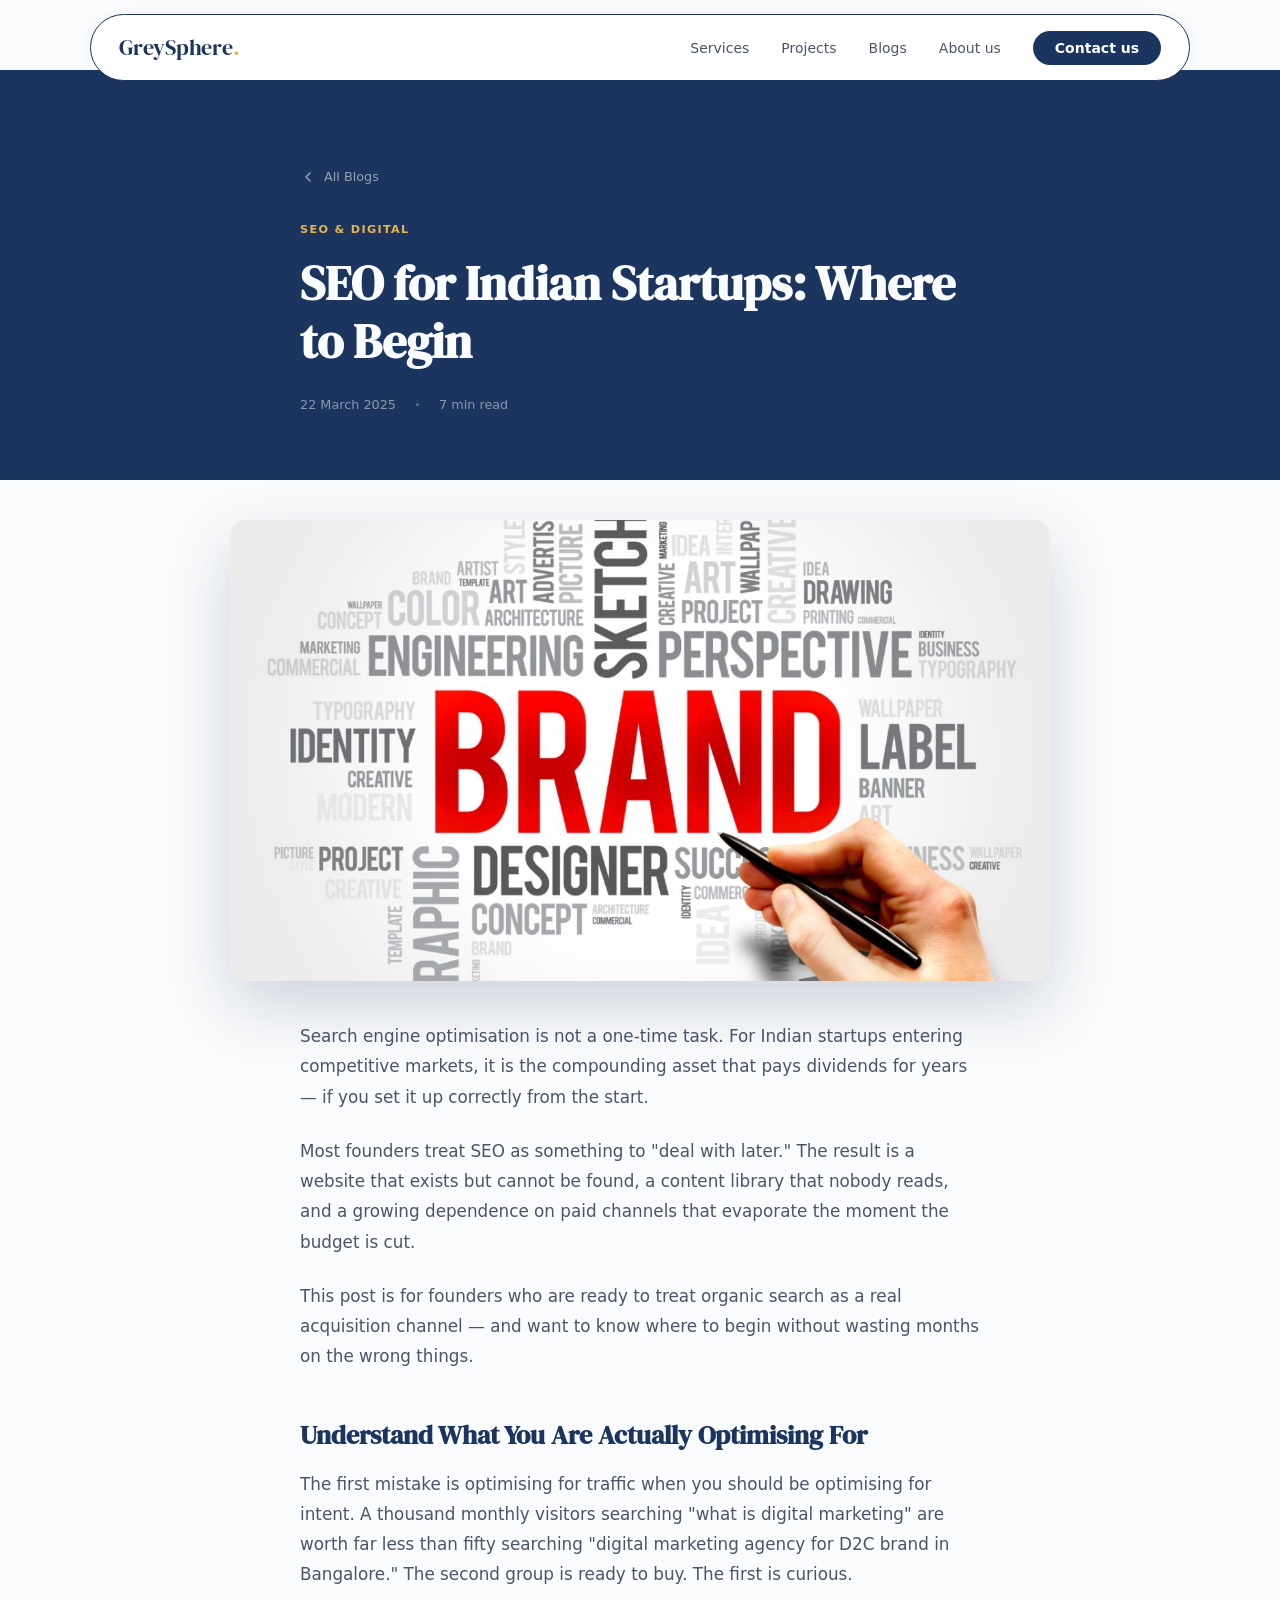
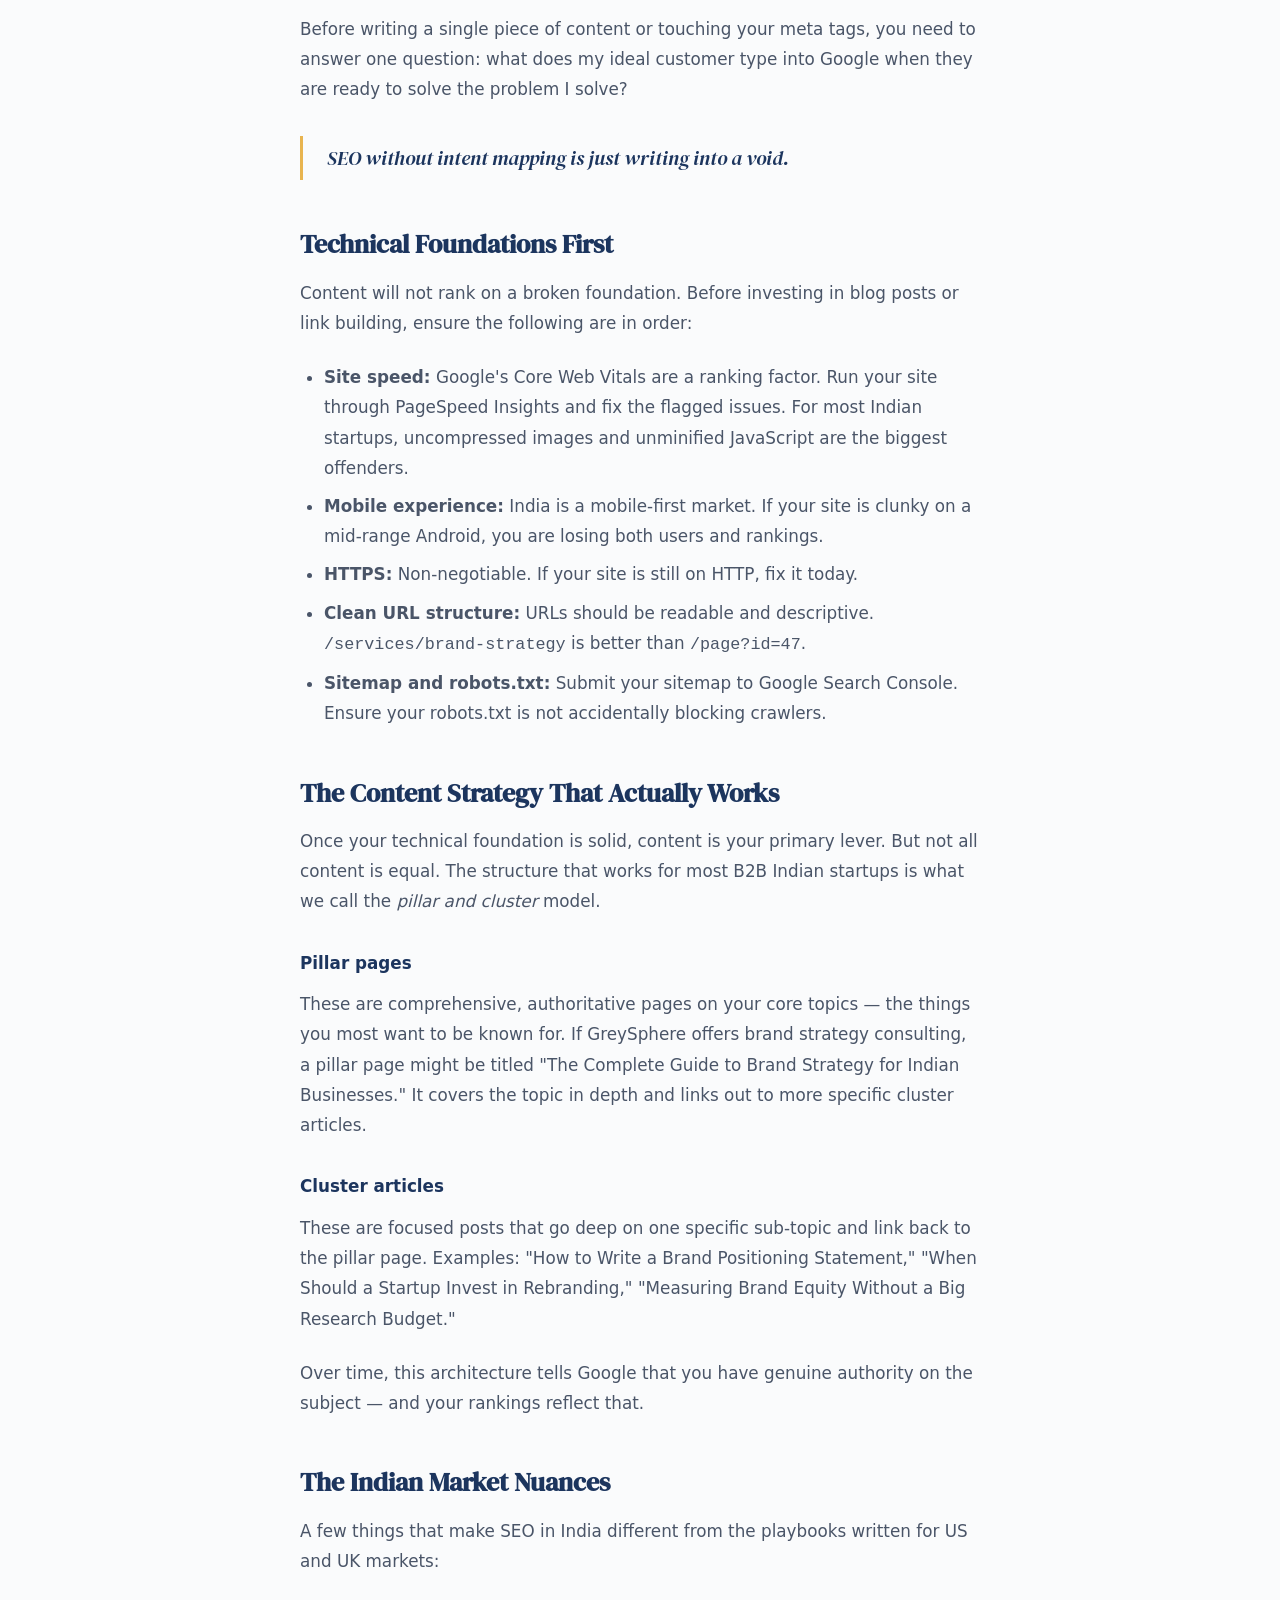
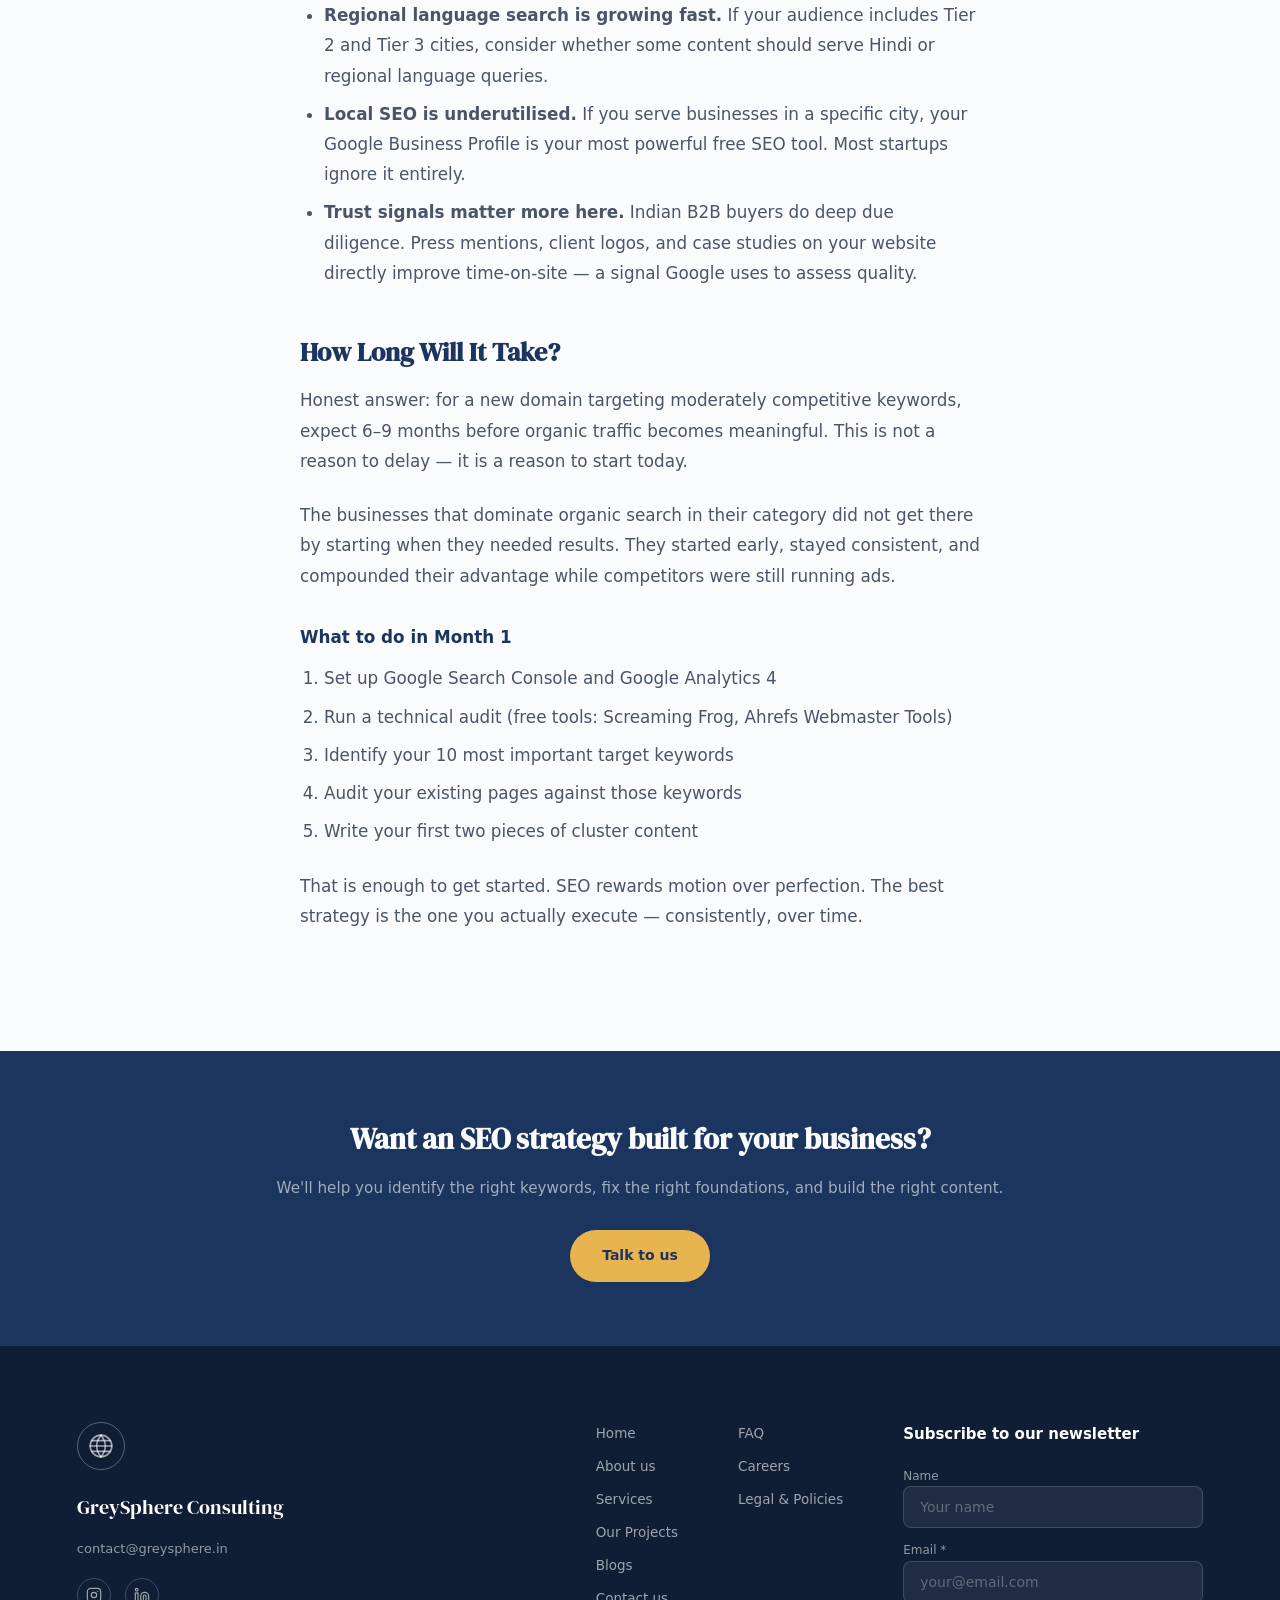
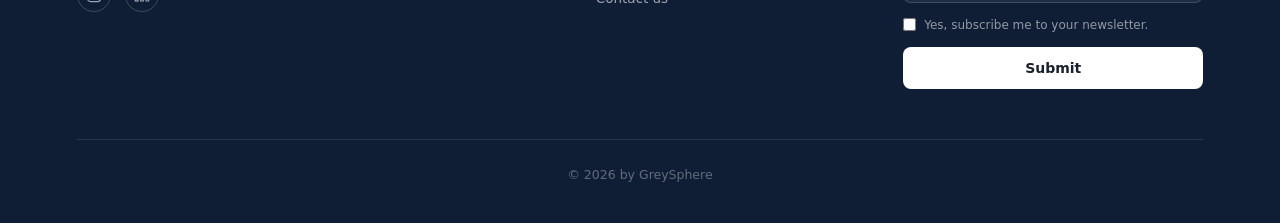
<file: blogs/seo-for-indian-startups.html>
<!DOCTYPE html>
<html lang="en">
  <head>
    <meta charset="UTF-8" />
    <meta name="viewport" content="width=device-width, initial-scale=1.0" />
    <title>SEO for Indian Startups: Where to Begin — GreySphere Blog</title>
    <meta
      name="description"
      content="Search engine optimisation is not a one-time task. For Indian startups entering competitive markets, it is the compounding asset that pays dividends for years."
    />
    <meta
      property="og:title"
      content="SEO for Indian Startups: Where to Begin"
    />
    <meta
      property="og:description"
      content="For Indian startups entering competitive markets, SEO is the compounding asset that pays dividends for years."
    />
    <meta property="og:image" content="../assets/blog/seo-thumb.jpg" />

    <link rel="preconnect" href="https://fonts.googleapis.com" />
    <link rel="preconnect" href="https://fonts.gstatic.com" crossorigin />
    <link
      href="https://fonts.googleapis.com/css2?family=DM+Serif+Display:ital@0;1&family=General+Sans:wght@400;500;600&display=swap"
      rel="stylesheet"
    />
    <link rel="stylesheet" href="../global.css" />

    <style>
      .post-hero {
        background: var(--navy);
        padding: 96px 0 64px;
      }
      .post-hero-inner {
        max-width: 760px;
        margin: 0 auto;
        padding: 0 40px;
      }
      .post-back {
        display: inline-flex;
        align-items: center;
        gap: 8px;
        font-family: var(--font-sans);
        font-size: 0.8rem;
        font-weight: 500;
        color: rgba(250, 251, 252, 0.55);
        text-decoration: none;
        margin-bottom: 32px;
        transition: color 0.2s;
      }
      .post-back:hover {
        color: var(--snow);
      }
      .post-category {
        font-family: var(--font-sans);
        font-size: 0.7rem;
        font-weight: 600;
        letter-spacing: 0.12em;
        text-transform: uppercase;
        color: var(--amber);
        margin-bottom: 16px;
      }
      .post-title {
        font-family: var(--font-serif);
        font-size: clamp(2rem, 4.5vw, 3rem);
        color: var(--snow);
        line-height: 1.2;
        margin-bottom: 24px;
      }
      .post-meta {
        display: flex;
        align-items: center;
        gap: 20px;
        flex-wrap: wrap;
      }
      .post-meta span {
        font-family: var(--font-sans);
        font-size: 0.8rem;
        color: rgba(250, 251, 252, 0.5);
      }
      .post-meta .dot {
        width: 3px;
        height: 3px;
        border-radius: 50%;
        background: rgba(250, 251, 252, 0.3);
      }
      .post-image-wrap {
        max-width: 900px;
        margin: 0 auto;
        padding: 0 40px;
        transform: translateY(40px);
      }
      .post-image-wrap img {
        width: 100%;
        border-radius: 16px;
        display: block;
        box-shadow: 0 24px 64px rgba(28, 53, 94, 0.2);
      }
      .post-body {
        max-width: 760px;
        margin: 0 auto;
        padding: 80px 40px 96px;
      }
      .post-body p {
        font-family: var(--font-sans);
        font-size: 1.05rem;
        line-height: 1.8;
        color: var(--slate-700);
        margin-bottom: 24px;
      }
      .post-body h2 {
        font-family: var(--font-serif);
        font-size: 1.6rem;
        color: var(--navy);
        margin-top: 48px;
        margin-bottom: 16px;
        line-height: 1.3;
      }
      .post-body h3 {
        font-family: var(--font-sans);
        font-size: 1.05rem;
        font-weight: 600;
        color: var(--navy);
        margin-top: 32px;
        margin-bottom: 12px;
      }
      .post-body ul,
      .post-body ol {
        padding-left: 24px;
        margin-bottom: 24px;
      }
      .post-body li {
        font-family: var(--font-sans);
        font-size: 1.05rem;
        line-height: 1.8;
        color: var(--slate-700);
        margin-bottom: 8px;
      }
      .post-body blockquote {
        border-left: 3px solid var(--amber);
        padding: 4px 0 4px 24px;
        margin: 32px 0;
      }
      .post-body blockquote p {
        font-family: var(--font-serif);
        font-size: 1.25rem;
        font-style: italic;
        color: var(--navy);
        margin-bottom: 0;
      }
      .post-body a {
        color: var(--navy);
        text-decoration: underline;
        text-decoration-color: var(--amber);
        text-underline-offset: 3px;
      }
      .post-body a:hover {
        color: var(--amber);
      }
      .post-cta {
        background: var(--navy);
        padding: 64px 40px;
        text-align: center;
      }
      .post-cta h3 {
        font-family: var(--font-serif);
        font-size: 1.8rem;
        color: var(--snow);
        margin-bottom: 12px;
      }
      .post-cta p {
        font-family: var(--font-sans);
        font-size: 0.95rem;
        color: rgba(250, 251, 252, 0.6);
        margin-bottom: 28px;
      }
      .post-cta .btn-primary {
        background: var(--amber);
        color: var(--navy);
        font-family: var(--font-sans);
        font-size: 0.875rem;
        font-weight: 600;
        padding: 14px 32px;
        border-radius: 100px;
        text-decoration: none;
        display: inline-block;
        transition: opacity 0.2s;
      }
      .post-cta .btn-primary:hover {
        opacity: 0.88;
      }
      @media (max-width: 768px) {
        .post-hero-inner,
        .post-image-wrap,
        .post-body {
          padding-left: 24px;
          padding-right: 24px;
        }
        .post-image-wrap {
          transform: translateY(24px);
        }
        .post-body {
          padding-top: 56px;
        }
      }
    </style>
  </head>

  <body>
    <div id="site-header"></div>

    <section class="post-hero">
      <div class="post-hero-inner">
        <a href="../blog.html" class="post-back">
          <svg width="16" height="16" viewBox="0 0 16 16" fill="none">
            <path
              d="M10 12L6 8l4-4"
              stroke="currentColor"
              stroke-width="1.5"
              stroke-linecap="round"
              stroke-linejoin="round"
            />
          </svg>
          All Blogs
        </a>
        <p class="post-category">SEO & Digital</p>
        <h1 class="post-title">SEO for Indian Startups: Where to Begin</h1>
        <div class="post-meta">
          <span>22 March 2025</span>
          <span class="dot"></span>
          <span>7 min read</span>
        </div>
      </div>
    </section>

    <div class="post-image-wrap">
      <img src="../assets/blog/seo-thumb.jpg" alt="SEO for Indian Startups" />
    </div>

    <article class="post-body">
      <p>
        Search engine optimisation is not a one-time task. For Indian startups
        entering competitive markets, it is the compounding asset that pays
        dividends for years — if you set it up correctly from the start.
      </p>

      <p>
        Most founders treat SEO as something to "deal with later." The result is
        a website that exists but cannot be found, a content library that nobody
        reads, and a growing dependence on paid channels that evaporate the
        moment the budget is cut.
      </p>

      <p>
        This post is for founders who are ready to treat organic search as a
        real acquisition channel — and want to know where to begin without
        wasting months on the wrong things.
      </p>

      <h2>Understand What You Are Actually Optimising For</h2>

      <p>
        The first mistake is optimising for traffic when you should be
        optimising for intent. A thousand monthly visitors searching "what is
        digital marketing" are worth far less than fifty searching "digital
        marketing agency for D2C brand in Bangalore." The second group is ready
        to buy. The first is curious.
      </p>

      <p>
        Before writing a single piece of content or touching your meta tags, you
        need to answer one question: what does my ideal customer type into
        Google when they are ready to solve the problem I solve?
      </p>

      <blockquote>
        <p>SEO without intent mapping is just writing into a void.</p>
      </blockquote>

      <h2>Technical Foundations First</h2>

      <p>
        Content will not rank on a broken foundation. Before investing in blog
        posts or link building, ensure the following are in order:
      </p>

      <ul>
        <li>
          <strong>Site speed:</strong> Google's Core Web Vitals are a ranking
          factor. Run your site through PageSpeed Insights and fix the flagged
          issues. For most Indian startups, uncompressed images and unminified
          JavaScript are the biggest offenders.
        </li>
        <li>
          <strong>Mobile experience:</strong> India is a mobile-first market. If
          your site is clunky on a mid-range Android, you are losing both users
          and rankings.
        </li>
        <li>
          <strong>HTTPS:</strong> Non-negotiable. If your site is still on HTTP,
          fix it today.
        </li>
        <li>
          <strong>Clean URL structure:</strong> URLs should be readable and
          descriptive. <code>/services/brand-strategy</code> is better than
          <code>/page?id=47</code>.
        </li>
        <li>
          <strong>Sitemap and robots.txt:</strong> Submit your sitemap to Google
          Search Console. Ensure your robots.txt is not accidentally blocking
          crawlers.
        </li>
      </ul>

      <h2>The Content Strategy That Actually Works</h2>

      <p>
        Once your technical foundation is solid, content is your primary lever.
        But not all content is equal. The structure that works for most B2B
        Indian startups is what we call the <em>pillar and cluster</em> model.
      </p>

      <h3>Pillar pages</h3>

      <p>
        These are comprehensive, authoritative pages on your core topics — the
        things you most want to be known for. If GreySphere offers brand
        strategy consulting, a pillar page might be titled "The Complete Guide
        to Brand Strategy for Indian Businesses." It covers the topic in depth
        and links out to more specific cluster articles.
      </p>

      <h3>Cluster articles</h3>

      <p>
        These are focused posts that go deep on one specific sub-topic and link
        back to the pillar page. Examples: "How to Write a Brand Positioning
        Statement," "When Should a Startup Invest in Rebranding," "Measuring
        Brand Equity Without a Big Research Budget."
      </p>

      <p>
        Over time, this architecture tells Google that you have genuine
        authority on the subject — and your rankings reflect that.
      </p>

      <h2>The Indian Market Nuances</h2>

      <p>
        A few things that make SEO in India different from the playbooks written
        for US and UK markets:
      </p>

      <ul>
        <li>
          <strong>Regional language search is growing fast.</strong> If your
          audience includes Tier 2 and Tier 3 cities, consider whether some
          content should serve Hindi or regional language queries.
        </li>
        <li>
          <strong>Local SEO is underutilised.</strong> If you serve businesses
          in a specific city, your Google Business Profile is your most powerful
          free SEO tool. Most startups ignore it entirely.
        </li>
        <li>
          <strong>Trust signals matter more here.</strong> Indian B2B buyers do
          deep due diligence. Press mentions, client logos, and case studies on
          your website directly improve time-on-site — a signal Google uses to
          assess quality.
        </li>
      </ul>

      <h2>How Long Will It Take?</h2>

      <p>
        Honest answer: for a new domain targeting moderately competitive
        keywords, expect 6–9 months before organic traffic becomes meaningful.
        This is not a reason to delay — it is a reason to start today.
      </p>

      <p>
        The businesses that dominate organic search in their category did not
        get there by starting when they needed results. They started early,
        stayed consistent, and compounded their advantage while competitors were
        still running ads.
      </p>

      <h3>What to do in Month 1</h3>

      <ol>
        <li>Set up Google Search Console and Google Analytics 4</li>
        <li>
          Run a technical audit (free tools: Screaming Frog, Ahrefs Webmaster
          Tools)
        </li>
        <li>Identify your 10 most important target keywords</li>
        <li>Audit your existing pages against those keywords</li>
        <li>Write your first two pieces of cluster content</li>
      </ol>

      <p>
        That is enough to get started. SEO rewards motion over perfection. The
        best strategy is the one you actually execute — consistently, over time.
      </p>
    </article>

    <div class="post-cta">
      <h3>Want an SEO strategy built for your business?</h3>
      <p>
        We'll help you identify the right keywords, fix the right foundations,
        and build the right content.
      </p>
      <a href="../contact.html" class="btn-primary">Talk to us</a>
    </div>

    <div id="site-footer"></div>
    <script src="../global.js"></script>
  </body>
</html>
</file>
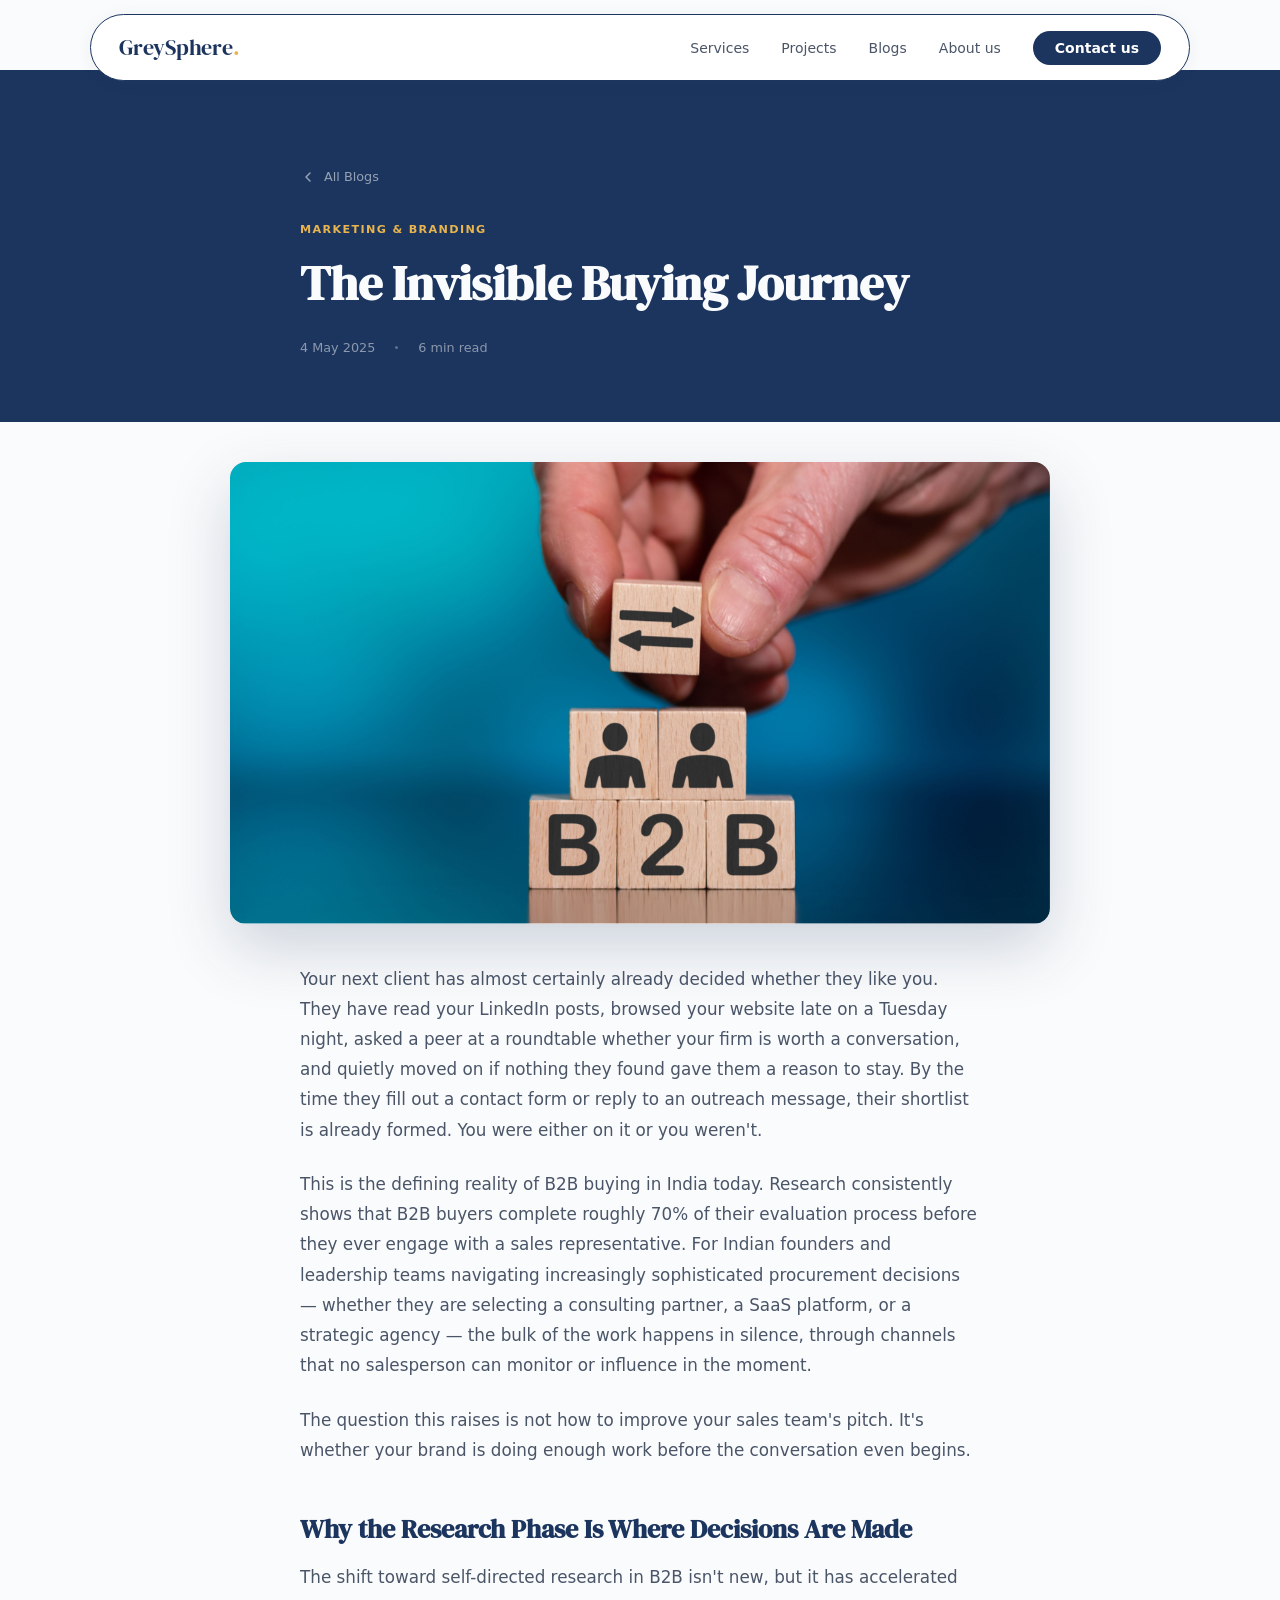
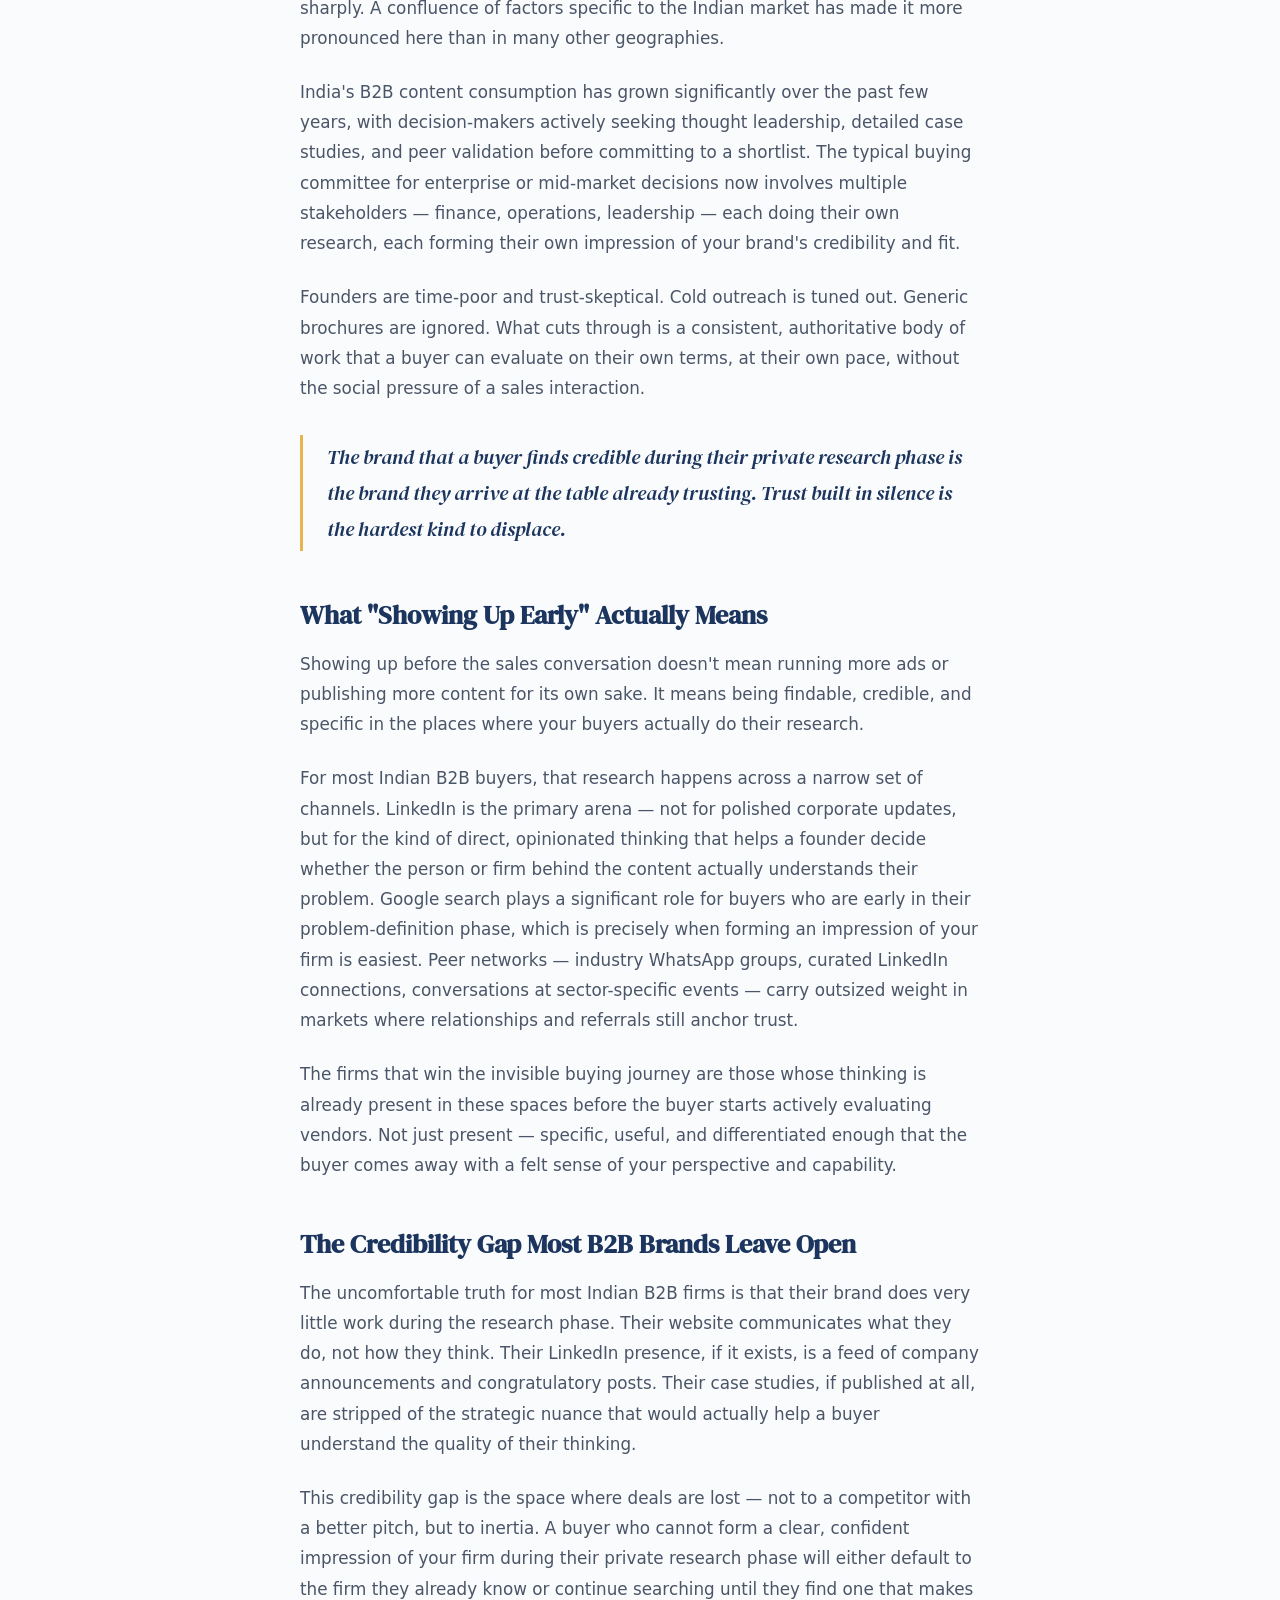
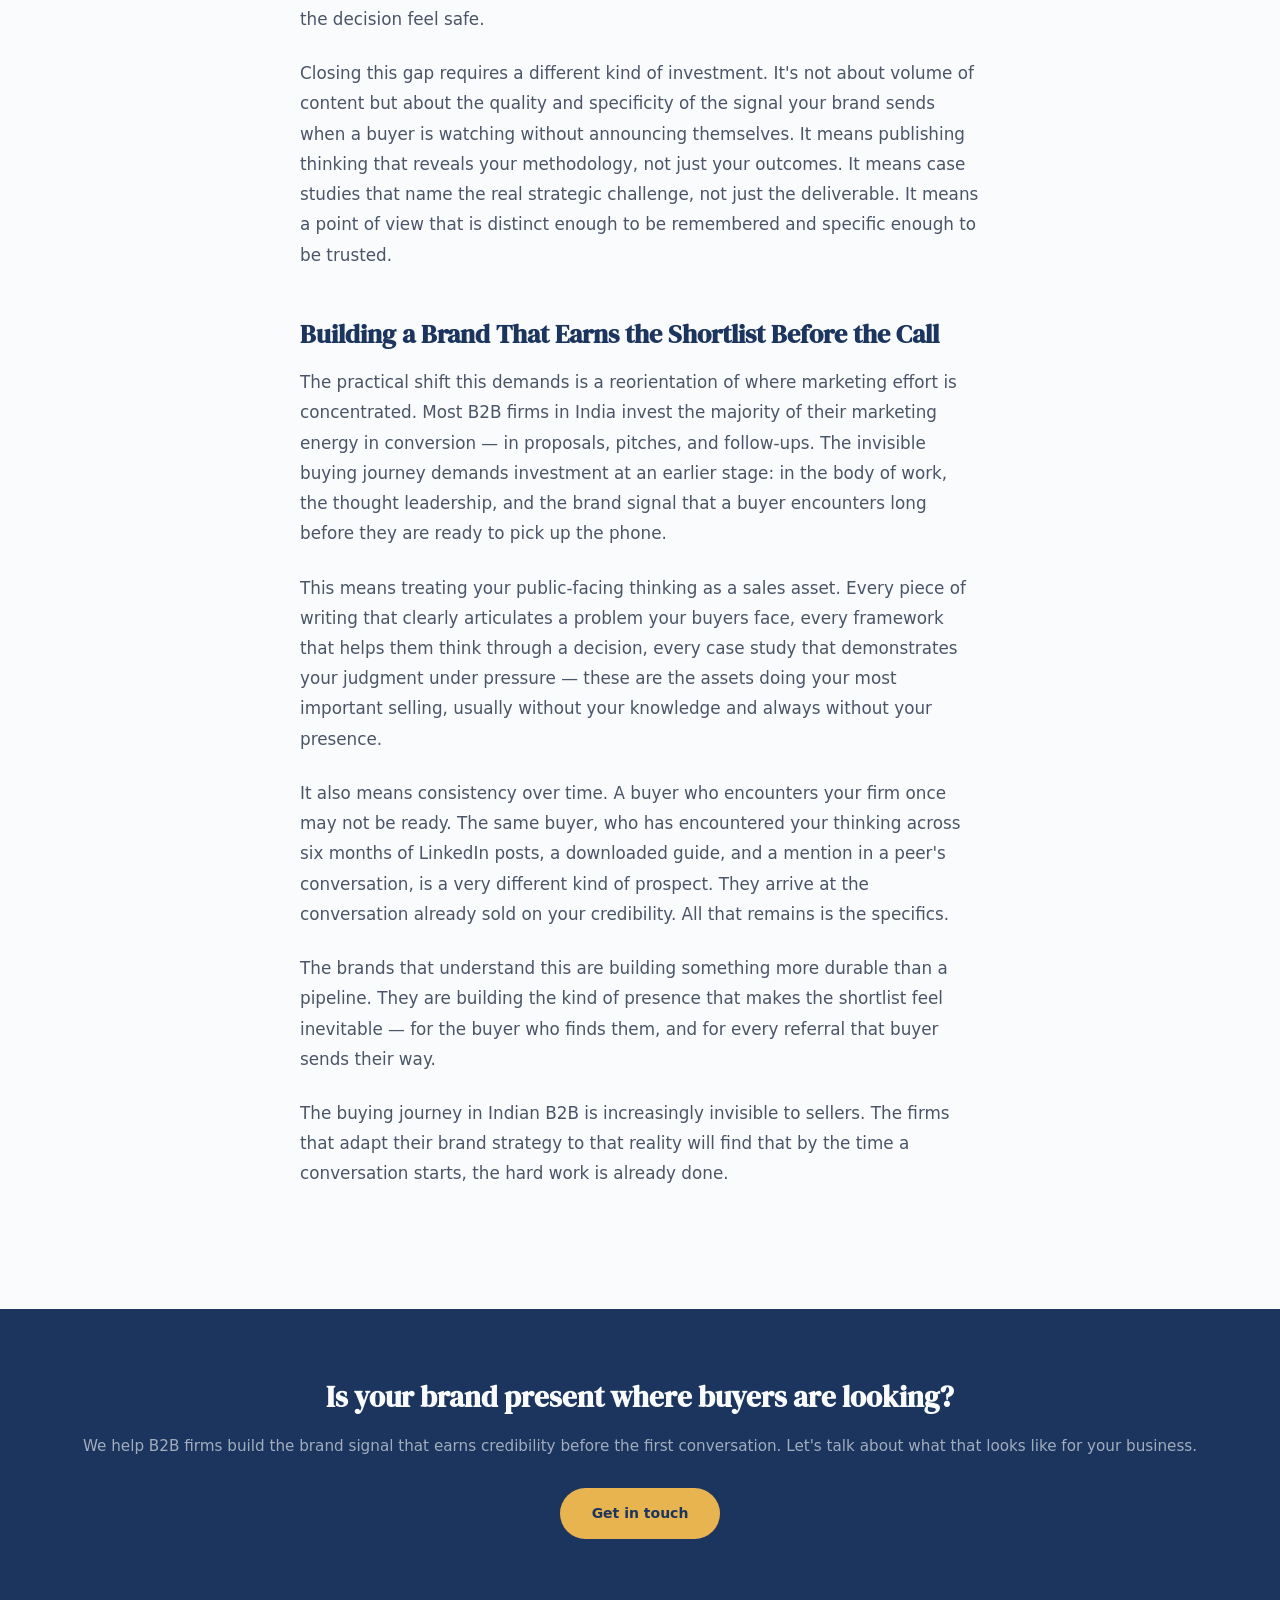
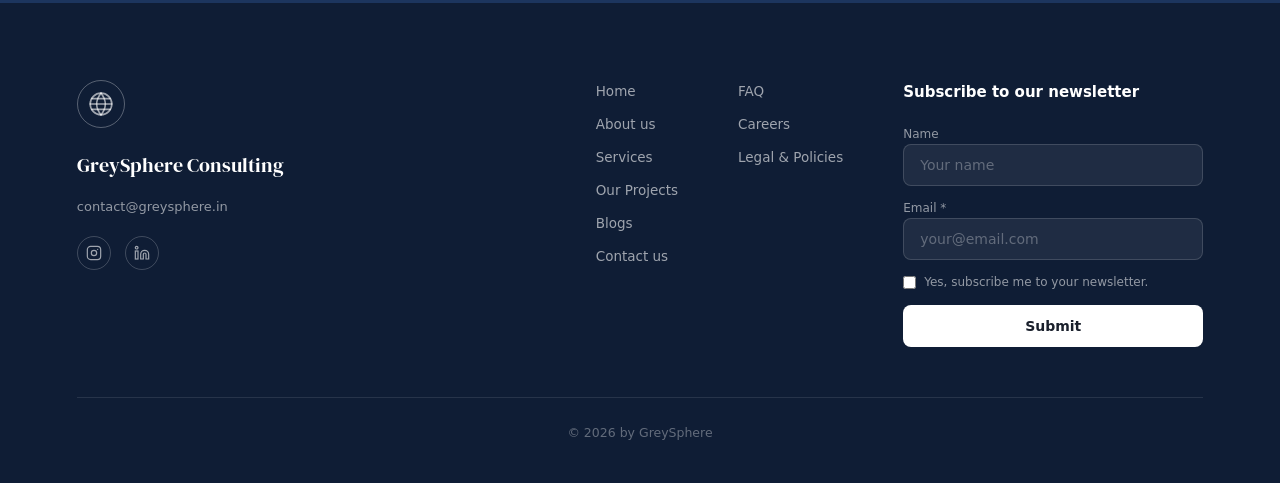
<file: blogs/the-invisible-buying-journey.html>
<!DOCTYPE html>
<html lang="en">
<head>
  <meta charset="UTF-8" />
  <meta name="viewport" content="width=device-width, initial-scale=1.0" />
  <title>The Invisible Buying Journey — GreySphere Blog</title>
  <meta name="description" content="Indian B2B buyers complete nearly 70% of their research before speaking to a salesperson. If your brand isn't visible during that silent phase, you've already lost the shortlist." />
  <meta property="og:title" content="The Invisible Buying Journey" />
  <meta property="og:description" content="Indian B2B buyers complete nearly 70% of their research before speaking to a salesperson. If your brand isn't visible during that silent phase, you've already lost the shortlist." />
  <meta property="og:image" content="../assets/blog/invisible-buying-journey-thumb.jpg" />

  <link rel="preconnect" href="https://fonts.googleapis.com" />
  <link rel="preconnect" href="https://fonts.gstatic.com" crossorigin />
  <link href="https://fonts.googleapis.com/css2?family=DM+Serif+Display:ital@0;1&family=General+Sans:wght@400;500;600&display=swap" rel="stylesheet" />
  <link rel="stylesheet" href="../global.css" />

  <style>
    /* === POST PAGE STYLES === */
    .post-hero { background: var(--navy); padding: 96px 0 64px; }
    .post-hero-inner { max-width: 760px; margin: 0 auto; padding: 0 40px; }
    .post-back {
      display: inline-flex; align-items: center; gap: 8px;
      font-family: var(--font-sans); font-size: 0.8rem; font-weight: 500;
      color: rgba(250,251,252,0.55); text-decoration: none;
      margin-bottom: 32px; transition: color 0.2s;
    }
    .post-back:hover { color: var(--snow); }
    .post-category {
      font-family: var(--font-sans); font-size: 0.7rem; font-weight: 600;
      letter-spacing: 0.12em; text-transform: uppercase;
      color: var(--amber); margin-bottom: 16px;
    }
    .post-title {
      font-family: var(--font-serif); font-size: clamp(2rem, 4.5vw, 3rem);
      color: var(--snow); line-height: 1.2; margin-bottom: 24px;
    }
    .post-meta { display: flex; align-items: center; gap: 20px; flex-wrap: wrap; }
    .post-meta span { font-family: var(--font-sans); font-size: 0.8rem; color: rgba(250,251,252,0.5); }
    .post-meta .dot { width: 3px; height: 3px; border-radius: 50%; background: rgba(250,251,252,0.3); }
    .post-image-wrap { max-width: 900px; margin: 0 auto; padding: 0 40px; transform: translateY(40px); }
    .post-image-wrap img { width: 100%; border-radius: 16px; display: block; box-shadow: 0 24px 64px rgba(28,53,94,0.2); }
    .post-body { max-width: 760px; margin: 0 auto; padding: 80px 40px 96px; }
    .post-body p { font-family: var(--font-sans); font-size: 1.05rem; line-height: 1.8; color: var(--slate-400); margin-bottom: 24px; }
    .post-body h2 { font-family: var(--font-serif); font-size: 1.6rem; color: var(--navy); margin-top: 48px; margin-bottom: 16px; line-height: 1.3; }
    .post-body h3 { font-family: var(--font-sans); font-size: 1.05rem; font-weight: 600; color: var(--navy); margin-top: 32px; margin-bottom: 12px; }
    .post-body ul, .post-body ol { padding-left: 24px; margin-bottom: 24px; }
    .post-body li { font-family: var(--font-sans); font-size: 1.05rem; line-height: 1.8; color: var(--slate-400); margin-bottom: 8px; }
    .post-body blockquote { border-left: 3px solid var(--amber); padding: 4px 0 4px 24px; margin: 32px 0; }
    .post-body blockquote p { font-family: var(--font-serif); font-size: 1.25rem; font-style: italic; color: var(--navy); margin-bottom: 0; }
    .post-body a { color: var(--navy); text-decoration: underline; text-decoration-color: var(--amber); text-underline-offset: 3px; }
    .post-body a:hover { color: var(--amber); }
    .post-cta { background: var(--navy); padding: 64px 40px; text-align: center; }
    .post-cta h3 { font-family: var(--font-serif); font-size: 1.8rem; color: var(--snow); margin-bottom: 12px; }
    .post-cta p { font-family: var(--font-sans); font-size: 0.95rem; color: rgba(250,251,252,0.6); margin-bottom: 28px; }
    .post-cta .btn-primary {
      background: var(--amber); color: var(--navy); font-family: var(--font-sans);
      font-size: 0.875rem; font-weight: 600; padding: 14px 32px;
      border-radius: 100px; text-decoration: none; display: inline-block; transition: opacity 0.2s;
    }
    .post-cta .btn-primary:hover { opacity: 0.88; }
    @media (max-width: 768px) {
      .post-hero-inner, .post-image-wrap, .post-body { padding-left: 24px; padding-right: 24px; }
      .post-image-wrap { transform: translateY(24px); }
      .post-body { padding-top: 56px; }
    }
  </style>
</head>

<body>
  <div id="site-header"></div>

  <section class="post-hero">
    <div class="post-hero-inner">
      <a href="../blog.html" class="post-back">
        <svg width="16" height="16" viewBox="0 0 16 16" fill="none">
          <path d="M10 12L6 8l4-4" stroke="currentColor" stroke-width="1.5" stroke-linecap="round" stroke-linejoin="round"/>
        </svg>
        All Blogs
      </a>
      <p class="post-category">Marketing &amp; Branding</p>
      <h1 class="post-title">The Invisible Buying Journey</h1>
      <div class="post-meta">
        <span>4 May 2025</span>
        <span class="dot"></span>
        <span>6 min read</span>
      </div>
    </div>
  </section>

  <div class="post-image-wrap">
    <img src="../assets/blog/invisible-buying-journey-thumb.jpg" alt="The Invisible Buying Journey" />
  </div>

  <article class="post-body">

    <p>Your next client has almost certainly already decided whether they like you. They have read your LinkedIn posts, browsed your website late on a Tuesday night, asked a peer at a roundtable whether your firm is worth a conversation, and quietly moved on if nothing they found gave them a reason to stay. By the time they fill out a contact form or reply to an outreach message, their shortlist is already formed. You were either on it or you weren't.</p>

    <p>This is the defining reality of B2B buying in India today. Research consistently shows that B2B buyers complete roughly 70% of their evaluation process before they ever engage with a sales representative. For Indian founders and leadership teams navigating increasingly sophisticated procurement decisions — whether they are selecting a consulting partner, a SaaS platform, or a strategic agency — the bulk of the work happens in silence, through channels that no salesperson can monitor or influence in the moment.</p>

    <p>The question this raises is not how to improve your sales team's pitch. It's whether your brand is doing enough work before the conversation even begins.</p>

    <h2>Why the Research Phase Is Where Decisions Are Made</h2>

    <p>The shift toward self-directed research in B2B isn't new, but it has accelerated sharply. A confluence of factors specific to the Indian market has made it more pronounced here than in many other geographies.</p>

    <p>India's B2B content consumption has grown significantly over the past few years, with decision-makers actively seeking thought leadership, detailed case studies, and peer validation before committing to a shortlist. The typical buying committee for enterprise or mid-market decisions now involves multiple stakeholders — finance, operations, leadership — each doing their own research, each forming their own impression of your brand's credibility and fit.</p>

    <p>Founders are time-poor and trust-skeptical. Cold outreach is tuned out. Generic brochures are ignored. What cuts through is a consistent, authoritative body of work that a buyer can evaluate on their own terms, at their own pace, without the social pressure of a sales interaction.</p>

    <blockquote>
      <p>The brand that a buyer finds credible during their private research phase is the brand they arrive at the table already trusting. Trust built in silence is the hardest kind to displace.</p>
    </blockquote>

    <h2>What "Showing Up Early" Actually Means</h2>

    <p>Showing up before the sales conversation doesn't mean running more ads or publishing more content for its own sake. It means being findable, credible, and specific in the places where your buyers actually do their research.</p>

    <p>For most Indian B2B buyers, that research happens across a narrow set of channels. LinkedIn is the primary arena — not for polished corporate updates, but for the kind of direct, opinionated thinking that helps a founder decide whether the person or firm behind the content actually understands their problem. Google search plays a significant role for buyers who are early in their problem-definition phase, which is precisely when forming an impression of your firm is easiest. Peer networks — industry WhatsApp groups, curated LinkedIn connections, conversations at sector-specific events — carry outsized weight in markets where relationships and referrals still anchor trust.</p>

    <p>The firms that win the invisible buying journey are those whose thinking is already present in these spaces before the buyer starts actively evaluating vendors. Not just present — specific, useful, and differentiated enough that the buyer comes away with a felt sense of your perspective and capability.</p>

    <h2>The Credibility Gap Most B2B Brands Leave Open</h2>

    <p>The uncomfortable truth for most Indian B2B firms is that their brand does very little work during the research phase. Their website communicates what they do, not how they think. Their LinkedIn presence, if it exists, is a feed of company announcements and congratulatory posts. Their case studies, if published at all, are stripped of the strategic nuance that would actually help a buyer understand the quality of their thinking.</p>

    <p>This credibility gap is the space where deals are lost — not to a competitor with a better pitch, but to inertia. A buyer who cannot form a clear, confident impression of your firm during their private research phase will either default to the firm they already know or continue searching until they find one that makes the decision feel safe.</p>

    <p>Closing this gap requires a different kind of investment. It's not about volume of content but about the quality and specificity of the signal your brand sends when a buyer is watching without announcing themselves. It means publishing thinking that reveals your methodology, not just your outcomes. It means case studies that name the real strategic challenge, not just the deliverable. It means a point of view that is distinct enough to be remembered and specific enough to be trusted.</p>

    <h2>Building a Brand That Earns the Shortlist Before the Call</h2>

    <p>The practical shift this demands is a reorientation of where marketing effort is concentrated. Most B2B firms in India invest the majority of their marketing energy in conversion — in proposals, pitches, and follow-ups. The invisible buying journey demands investment at an earlier stage: in the body of work, the thought leadership, and the brand signal that a buyer encounters long before they are ready to pick up the phone.</p>

    <p>This means treating your public-facing thinking as a sales asset. Every piece of writing that clearly articulates a problem your buyers face, every framework that helps them think through a decision, every case study that demonstrates your judgment under pressure — these are the assets doing your most important selling, usually without your knowledge and always without your presence.</p>

    <p>It also means consistency over time. A buyer who encounters your firm once may not be ready. The same buyer, who has encountered your thinking across six months of LinkedIn posts, a downloaded guide, and a mention in a peer's conversation, is a very different kind of prospect. They arrive at the conversation already sold on your credibility. All that remains is the specifics.</p>

    <p>The brands that understand this are building something more durable than a pipeline. They are building the kind of presence that makes the shortlist feel inevitable — for the buyer who finds them, and for every referral that buyer sends their way.</p>

    <p>The buying journey in Indian B2B is increasingly invisible to sellers. The firms that adapt their brand strategy to that reality will find that by the time a conversation starts, the hard work is already done.</p>

  </article>

  <div class="post-cta">
    <h3>Is your brand present where buyers are looking?</h3>
    <p>We help B2B firms build the brand signal that earns credibility before the first conversation. Let's talk about what that looks like for your business.</p>
    <a href="../contact.html" class="btn-primary">Get in touch</a>
  </div>

  <div id="site-footer"></div>
  <script src="../global.js"></script>
</body>
</html>
</file>
<file: global.css>
/* =============================================================
   GLOBAL.CSS — GreySphere
   Shared tokens, reset, utilities, navbar & footer styles.
   Link this in every page's <head>.
============================================================= */

/* =============================================================
   FONT IMPORTS
============================================================= */
@import url("https://fonts.googleapis.com/css2?family=DM+Serif+Display:ital@0;1&display=swap");
/* General Sans is loaded via CDN link tag — keep in each page's <head> */

/* =============================================================
   TOKENS
============================================================= */
:root {
  --white: #ffffff;
  --snow: #fafbfc;
  --pearl: #f1f4f8;
  --silver: #e4e9f0;
  --slate-200: #9aa5b8;
  --slate-300: #6b7a90;
  --slate-400: #4a5568;
  --slate-500: #2d3748;
  --ink: #1a202c;
  --navy: #1c355e;
  --navy-light: #264785;
  --navy-dark: #0f1d35;
  --amber: #e8b44f;
  --amber-light: #f5d08a;
  --amber-glow: rgba(232, 180, 79, 0.15);
  --consulting-bg: #f8f9fc;
  --marketing-bg: #faf8f5;
  --font-serif: "DM Serif Display", serif;
  --font-sans: "General Sans", system-ui, sans-serif;
  --radius-pill: 100px;
  --radius-lg: 20px;
  --radius-md: 12px;
  --radius-sm: 8px;
  --transition: all 0.3s ease;
  --transition-s: all 0.4s cubic-bezier(0.4, 0, 0.2, 1);
}

/* =============================================================
   RESET
============================================================= */
*,
*::before,
*::after {
  box-sizing: border-box;
  margin: 0;
  padding: 0;
}
html {
  scroll-behavior: smooth;
}
body {
  font-family: var(--font-sans);
  background: var(--snow);
  color: var(--slate-400);
  line-height: 1.7;
  overflow-x: hidden;
}
img {
  max-width: 100%;
  display: block;
}
a {
  text-decoration: none;
  color: inherit;
}

/* =============================================================
   SCROLL REVEAL
============================================================= */
.reveal {
  opacity: 0;
  transform: translateY(30px);
  transition: opacity 0.65s ease, transform 0.65s ease;
}
.reveal.active {
  opacity: 1;
  transform: translateY(0);
}
.reveal-left {
  opacity: 0;
  transform: translateX(-30px);
  transition: opacity 0.65s ease, transform 0.65s ease;
}
.reveal-right {
  opacity: 0;
  transform: translateX(30px);
  transition: opacity 0.65s ease, transform 0.65s ease;
}
.reveal-left.active,
.reveal-right.active {
  opacity: 1;
  transform: translateX(0);
}
.delay-1 {
  transition-delay: 0.1s;
}
.delay-2 {
  transition-delay: 0.2s;
}
.delay-3 {
  transition-delay: 0.3s;
}
.delay-4 {
  transition-delay: 0.4s;
}
.delay-5 {
  transition-delay: 0.5s;
}

/* =============================================================
   UTILITIES
============================================================= */
.section-tag {
  display: inline-flex;
  align-items: center;
  gap: 8px;
  font-size: 11px;
  font-weight: 700;
  letter-spacing: 0.12em;
  text-transform: uppercase;
  color: var(--amber);
  margin-bottom: 14px;
}
.section-tag::before {
  content: "";
  display: block;
  width: 20px;
  height: 2px;
  background: var(--amber);
  flex-shrink: 0;
}

/* =============================================================
   NAVBAR
============================================================= */
.nav-outer {
  position: fixed;
  top: 0;
  left: 0;
  right: 0;
  width: 100%;
  z-index: 1000;
  background: transparent;
  padding: 14px clamp(16px, 5vw, 80px);
  display: flex;
  justify-content: center;
  box-sizing: border-box;
  animation: navSlideDown 0.5s ease both;
}
body {
  padding-top: 70px;
}
@keyframes navSlideDown {
  from {
    opacity: 0;
    transform: translateY(-20px);
  }
  to {
    opacity: 1;
    transform: translateY(0);
  }
}
nav {
  width: 100%;
  max-width: 1100px;
  display: flex;
  align-items: center;
  justify-content: space-between;
  background: var(--white);
  border: 1.5px solid var(--navy);
  border-radius: var(--radius-pill);
  padding: 14px 28px;
  box-shadow: 0 2px 16px rgba(28, 53, 94, 0.06);
}
.nav-logo {
  font-family: var(--font-serif);
  font-size: 22px;
  color: var(--navy);
  letter-spacing: -0.01em;
}
.nav-links {
  display: flex;
  gap: 32px;
  list-style: none;
  align-items: center;
}
.nav-links a {
  font-size: 14px;
  font-weight: 500;
  color: var(--slate-400);
  position: relative;
  transition: color 0.25s;
}
.nav-links a::after {
  content: "";
  position: absolute;
  bottom: -2px;
  left: 0;
  width: 0;
  height: 1.5px;
  background: var(--amber);
  transition: width 0.3s ease;
}
.nav-links a:hover {
  color: var(--navy);
}
.nav-links a:hover::after {
  width: 100%;
}
/* Active page link */
.nav-links a.nav-active {
  color: var(--navy);
  font-weight: 600;
}
.nav-links a.nav-active::after {
  width: 100%;
}
/* Contact us pill button */
.nav-links .nav-cta {
  background: var(--navy);
  color: var(--white) !important;
  padding: 9px 22px;
  border-radius: var(--radius-pill);
  font-weight: 600;
  transition: var(--transition-s);
}
.nav-links .nav-cta::after {
  display: none !important;
}
.nav-links .nav-cta:hover {
  background: var(--navy-light);
  transform: translateY(-1px);
  box-shadow: 0 4px 14px rgba(28, 53, 94, 0.25);
  color: var(--white) !important;
}
.nav-links .nav-cta.nav-active {
  background: var(--navy-light);
}
/* Hamburger toggle */
.nav-toggle {
  display: none;
  flex-direction: column;
  gap: 5px;
  cursor: pointer;
  background: none;
  border: none;
  padding: 4px;
  z-index: 1100;
  position: relative;
}
.nav-toggle span {
  display: block;
  width: 22px;
  height: 2px;
  background: var(--navy);
  border-radius: 2px;
  transition: var(--transition);
}
.nav-toggle.open span:nth-child(1) {
  transform: translateY(7px) rotate(45deg);
}
.nav-toggle.open span:nth-child(2) {
  opacity: 0;
}
.nav-toggle.open span:nth-child(3) {
  transform: translateY(-7px) rotate(-45deg);
}

/* Full-screen mobile overlay */
.mobile-menu {
  display: none;
  position: fixed;
  inset: 0;
  z-index: 1050;
  background: var(--white);
  flex-direction: column;
  align-items: center;
  justify-content: center;
  opacity: 0;
  pointer-events: none;
  transition: opacity 0.25s ease;
}
.mobile-menu.open {
  display: flex;
  opacity: 1;
  pointer-events: all;
  animation: mobileMenuIn 0.25s ease both;
}
@keyframes mobileMenuIn {
  from {
    opacity: 0;
    transform: translateY(-6px);
  }
  to {
    opacity: 1;
    transform: translateY(0);
  }
}
.mobile-menu-close {
  position: absolute;
  top: 20px;
  right: 20px;
  background: none;
  border: 1.5px solid var(--silver);
  border-radius: 50%;
  cursor: pointer;
  width: 42px;
  height: 42px;
  display: flex;
  align-items: center;
  justify-content: center;
  font-size: 18px;
  color: var(--navy);
  line-height: 1;
  transition: var(--transition);
}
.mobile-menu-close:hover {
  background: var(--pearl);
  border-color: var(--navy);
}
.mobile-menu-logo {
  font-family: var(--font-serif);
  font-size: 22px;
  color: var(--navy);
  margin-bottom: 40px;
  letter-spacing: -0.01em;
}
.mobile-menu-logo span {
  color: var(--amber);
}
.mobile-menu a {
  font-family: var(--font-serif);
  font-size: clamp(28px, 7vw, 38px);
  color: var(--navy);
  padding: 14px 0;
  text-align: center;
  width: 100%;
  display: block;
  transition: color 0.2s;
  border: none;
  background: none;
}
.mobile-menu a:hover {
  color: var(--amber);
}
.mobile-menu a.mob-cta {
  display: inline-block;
  width: auto;
  margin-top: 20px;
  background: var(--navy);
  color: var(--white) !important;
  padding: 14px 44px;
  border-radius: var(--radius-pill);
  font-size: 16px;
  font-family: var(--font-sans);
  font-weight: 600;
}
.mobile-menu a.mob-cta:hover {
  background: var(--navy-light);
}

/* =============================================================
   FOOTER
============================================================= */
footer {
  background: var(--navy-dark);
  padding: clamp(50px, 6vw, 80px) clamp(24px, 6vw, 80px) 40px;
}
.footer-grid {
  max-width: 1200px;
  margin: 0 auto;
  display: grid;
  grid-template-columns: 1fr auto auto 300px;
  gap: 60px;
  padding-bottom: 50px;
  border-bottom: 1px solid rgba(255, 255, 255, 0.1);
}
.footer-brand {
  display: flex;
  flex-direction: column;
  gap: 14px;
}
.footer-globe {
  width: 48px;
  height: 48px;
  border: 1.5px solid rgba(255, 255, 255, 0.3);
  border-radius: 50%;
  display: flex;
  align-items: center;
  justify-content: center;
  margin-bottom: 6px;
}
.footer-globe svg {
  width: 26px;
  height: 26px;
  stroke: rgba(255, 255, 255, 0.6);
}
.footer-logo {
  font-family: var(--font-serif);
  font-size: 20px;
  color: var(--white);
}
.footer-email {
  font-size: 13px;
  color: rgba(255, 255, 255, 0.55);
}
.footer-social {
  display: flex;
  gap: 14px;
  margin-top: 4px;
}
.footer-social a {
  width: 34px;
  height: 34px;
  border: 1px solid rgba(255, 255, 255, 0.2);
  border-radius: 50%;
  display: flex;
  align-items: center;
  justify-content: center;
  color: rgba(255, 255, 255, 0.6);
  transition: var(--transition);
}
.footer-social a:hover {
  border-color: var(--amber);
  color: var(--amber);
}
.footer-social svg {
  width: 16px;
  height: 16px;
}
.footer-col {
  display: flex;
  flex-direction: column;
  gap: 10px;
}
.footer-col a {
  font-size: 13.5px;
  color: rgba(255, 255, 255, 0.6);
  transition: color 0.2s;
}
.footer-col a:hover {
  color: var(--white);
}
.footer-newsletter h4 {
  font-size: 15px;
  color: var(--white);
  font-weight: 600;
  margin-bottom: 18px;
}
.newsletter-form {
  display: flex;
  flex-direction: column;
  gap: 12px;
}
.newsletter-label {
  font-size: 12px;
  color: rgba(255, 255, 255, 0.55);
}
.newsletter-input {
  width: 100%;
  padding: 12px 16px;
  background: rgba(255, 255, 255, 0.07);
  border: 1px solid rgba(255, 255, 255, 0.15);
  border-radius: var(--radius-sm);
  color: var(--white);
  font-family: var(--font-sans);
  font-size: 14px;
  outline: none;
  transition: var(--transition);
}
.newsletter-input::placeholder {
  color: rgba(255, 255, 255, 0.3);
}
.newsletter-input:focus {
  border-color: rgba(255, 255, 255, 0.4);
  background: rgba(255, 255, 255, 0.1);
}
.newsletter-check {
  display: flex;
  align-items: center;
  gap: 8px;
  font-size: 12px;
  color: rgba(255, 255, 255, 0.55);
  cursor: pointer;
}
.newsletter-check input {
  accent-color: var(--amber);
}
.btn-newsletter {
  width: 100%;
  padding: 13px;
  background: var(--white);
  color: var(--ink);
  border: none;
  border-radius: var(--radius-sm);
  font-family: var(--font-sans);
  font-size: 14px;
  font-weight: 600;
  cursor: pointer;
  transition: var(--transition-s);
}
.btn-newsletter:hover {
  background: var(--amber);
  color: var(--white);
}
.footer-bottom {
  max-width: 1200px;
  margin: 24px auto 0;
  text-align: center;
  font-size: 12.5px;
  color: rgba(255, 255, 255, 0.35);
}

/* =============================================================
   RESPONSIVE — NAV & FOOTER
============================================================= */
@media (max-width: 900px) {
  .footer-grid {
    grid-template-columns: 1fr 1fr;
    gap: 36px;
  }
  .footer-newsletter {
    grid-column: 1 / -1;
  }
}

@media (max-width: 768px) {
  /* Nav */
  nav {
    padding: 12px 20px;
  }
  .nav-links {
    display: none;
  }
  .nav-toggle {
    display: flex;
  }

  /* Footer — keep 2-col, but span brand full width */
  .footer-grid {
    grid-template-columns: 1fr 1fr;
    gap: 24px;
  }
  .footer-brand {
    grid-column: 1 / -1; /* ← this was missing, fixes tablet layout */
  }
  .footer-newsletter {
    grid-column: 1 / -1;
  }
}

@media (max-width: 480px) {
  nav {
    padding: 10px 16px;
  }
  .nav-logo {
    font-size: 19px;
  }
  /* Footer stays 2-col at mobile — brand and newsletter span full */
  .footer-grid {
    grid-template-columns: 1fr 1fr;
    gap: 20px;
  }
  .footer-brand {
    grid-column: 1 / -1;
  }
  .footer-newsletter {
    grid-column: 1 / -1;
  }
}

/* =============================================================
   BUTTON — Outline variant
============================================================= */
.btn-outline {
  display: inline-block;
  padding: 12px 32px;
  border: 1.5px solid var(--navy);
  border-radius: var(--radius-pill);
  font-family: var(--font-sans);
  font-size: 14px;
  font-weight: 600;
  color: var(--navy);
  background: transparent;
  text-decoration: none;
  transition: var(--transition-s);
}
.btn-outline:hover {
  background: var(--navy);
  color: var(--white);
  transform: translateY(-1px);
  box-shadow: 0 4px 14px rgba(28, 53, 94, 0.2);
}
</file>
